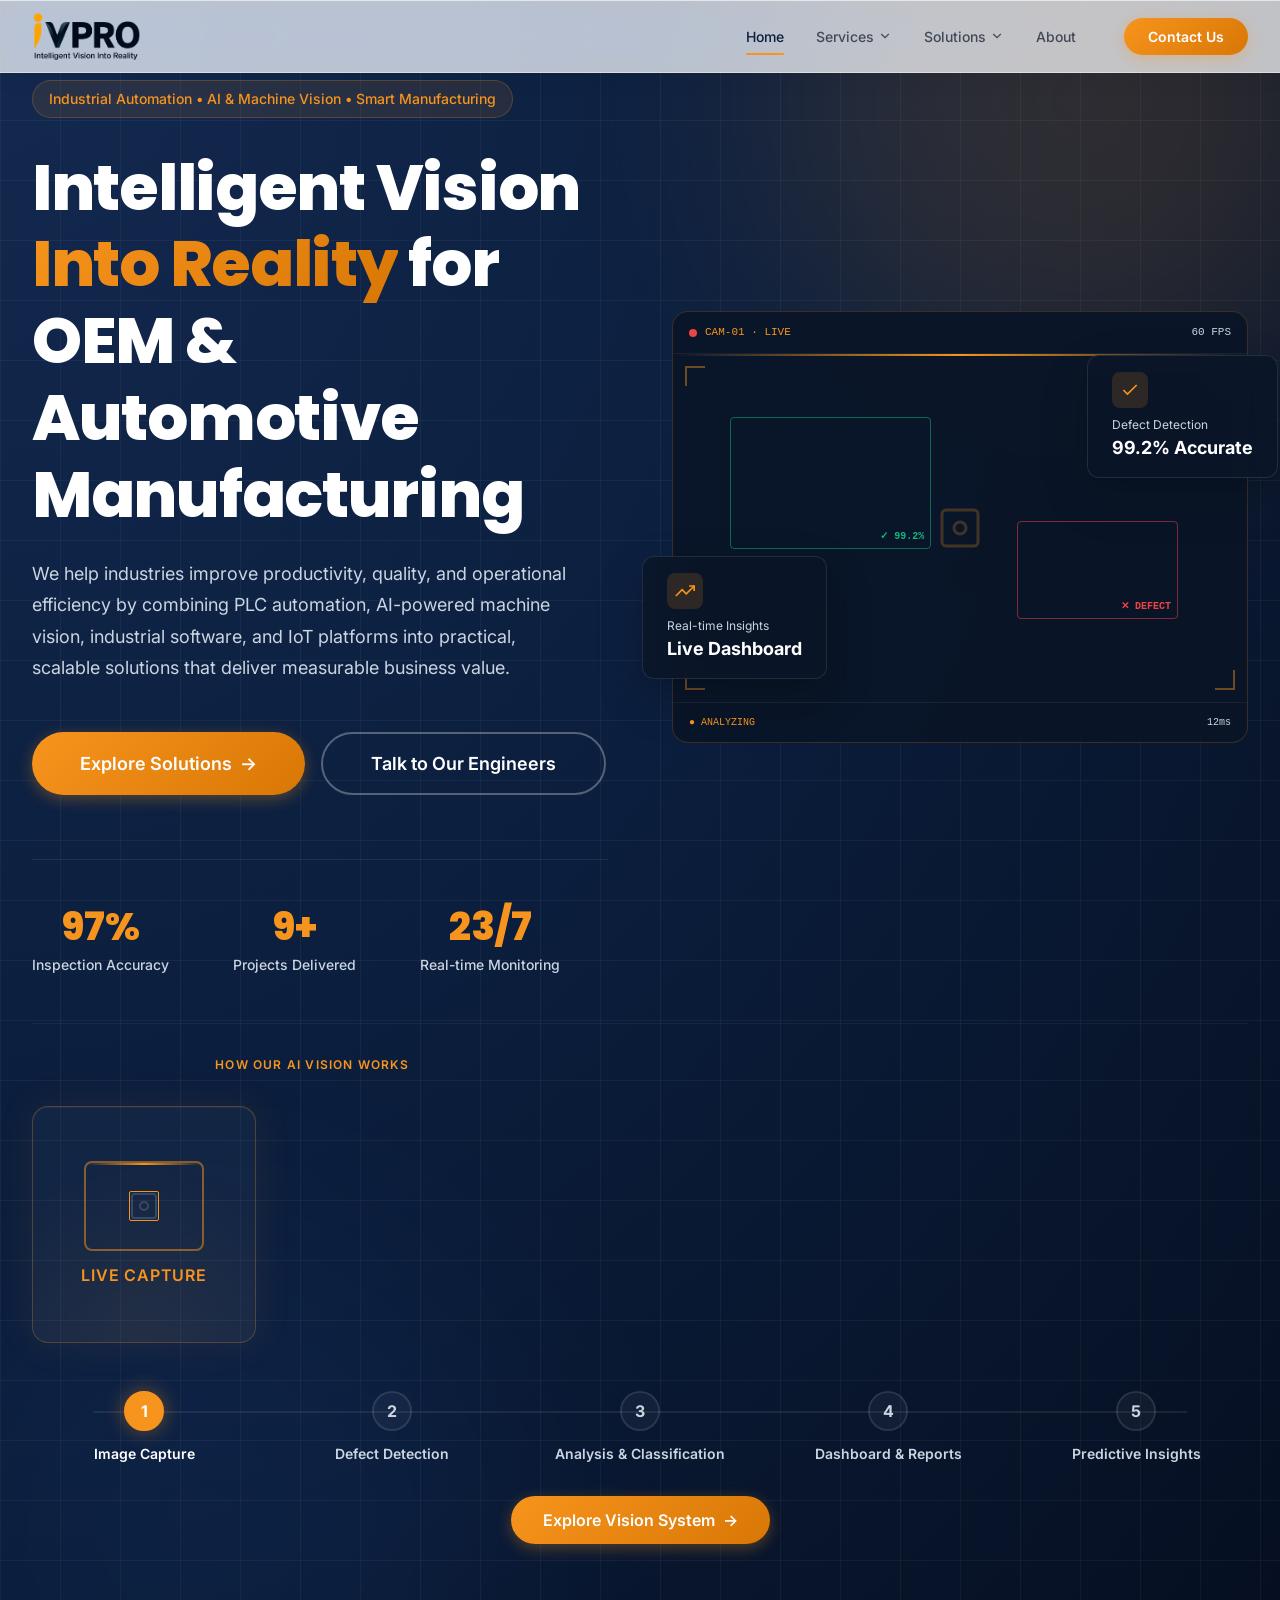
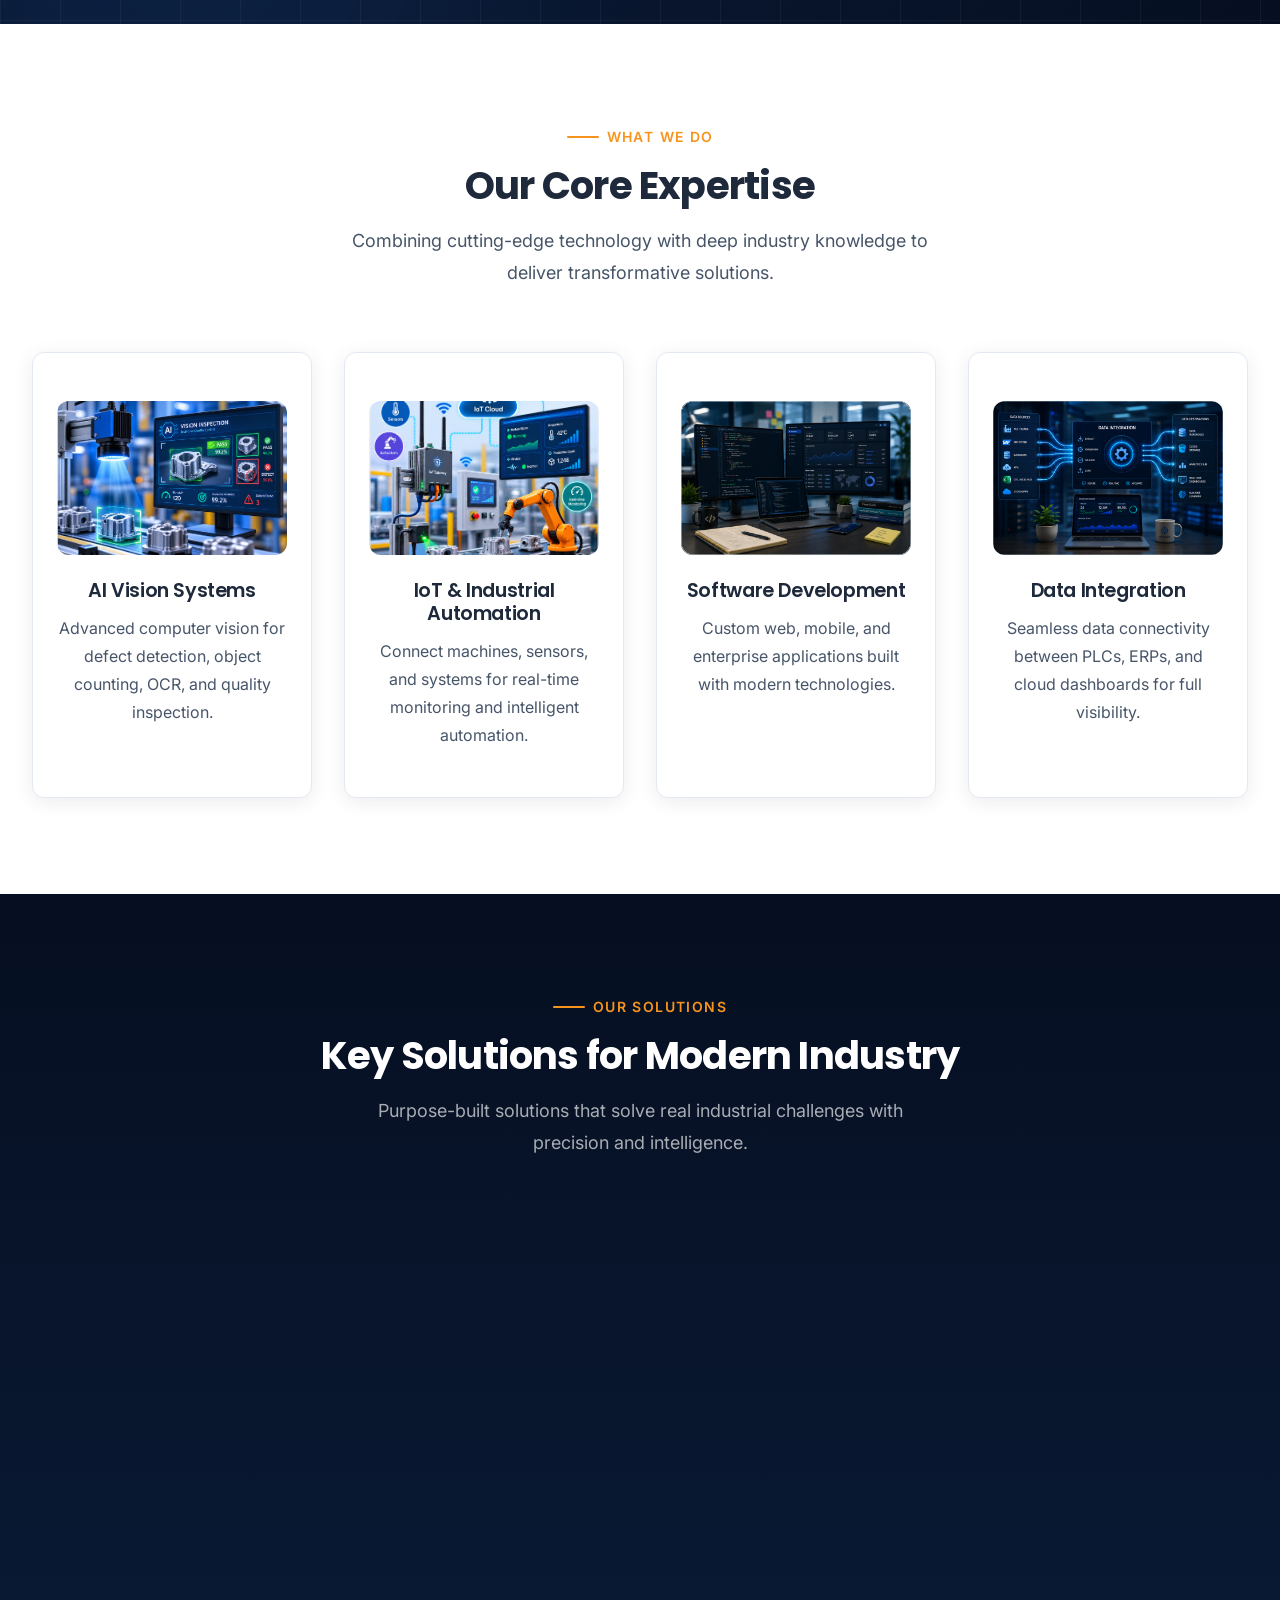
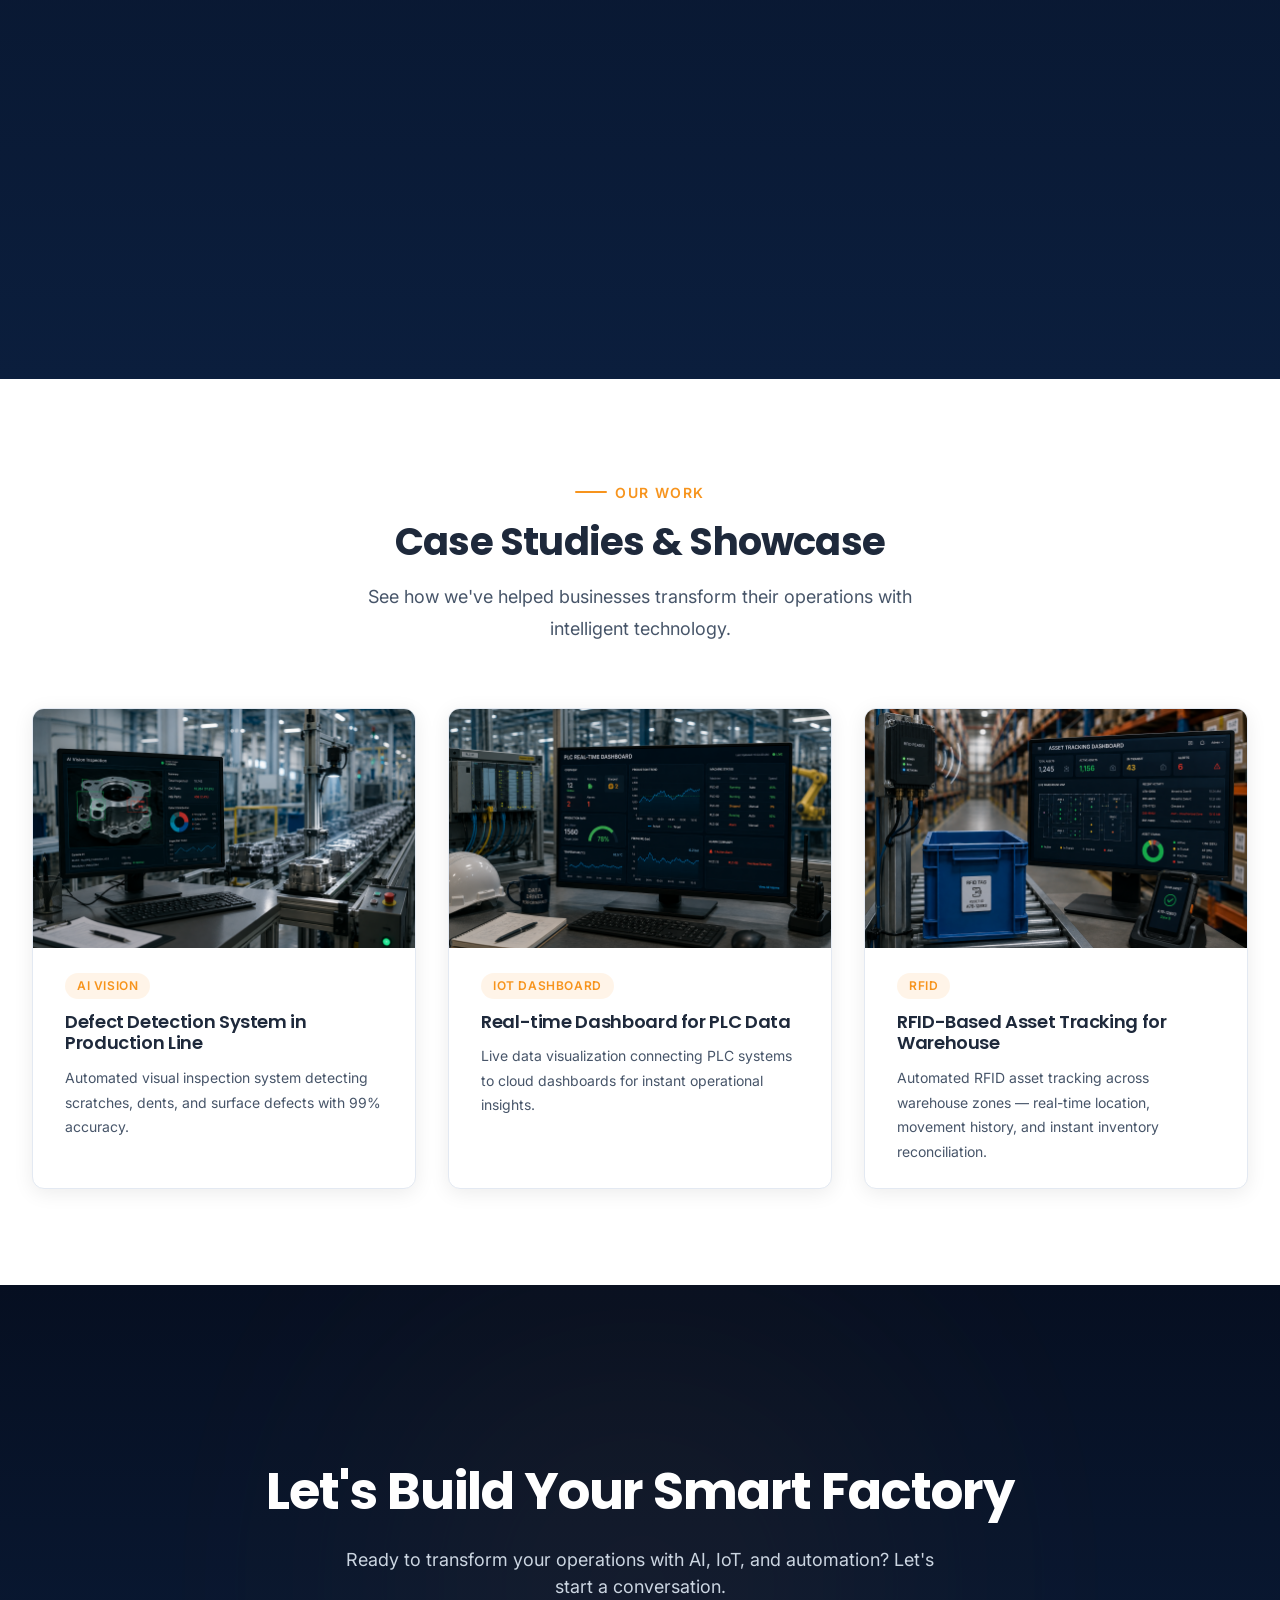
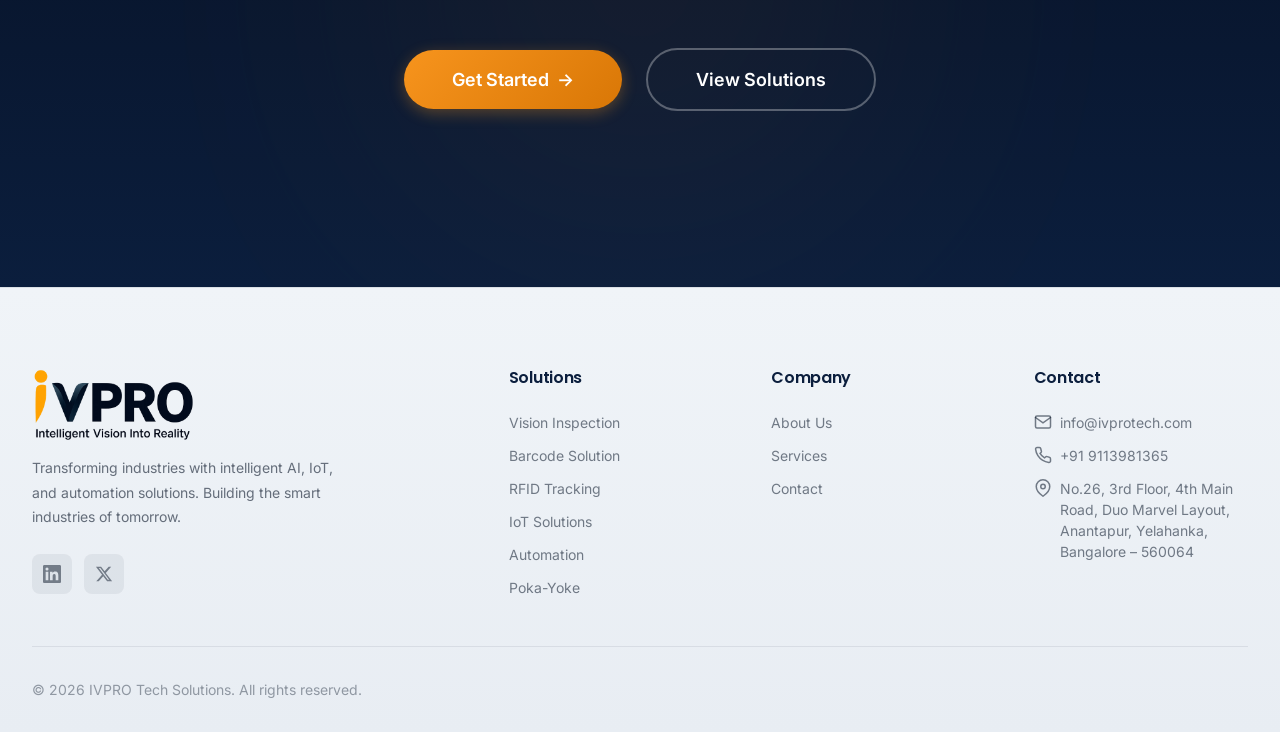
<file: index.html>
<!DOCTYPE html>
<html lang="en">
<head>
  <meta charset="UTF-8">
  <meta name="viewport" content="width=device-width, initial-scale=1.0">
  <meta name="description" content="IVPRO Tech Solutions provides industrial automation, AI machine vision, IoT, PLC integration, smart manufacturing, and software solutions from Bangalore.">
  <meta name="robots" content="index, follow">
  <meta name="author" content="IVPRO Tech Solutions">
  <link rel="canonical" href="https://ivprotech.com/">
  <meta property="og:locale" content="en_IN">
  <meta property="og:type" content="website">
  <meta property="og:site_name" content="IVPRO Tech Solutions">
  <meta property="og:title" content="IVPRO Tech Solutions | Industrial Automation, AI & Machine Vision">
  <meta property="og:description" content="Industrial automation, AI machine vision, IoT, smart manufacturing, PLC integration, and software solutions for OEM and automotive industries.">
  <meta property="og:url" content="https://ivprotech.com/">
  <meta property="og:image" content="https://ivprotech.com/assets/Logo_png_best_fit.png">
  <meta name="twitter:card" content="summary_large_image">
  <meta name="twitter:title" content="IVPRO Tech Solutions | Industrial Automation, AI & Machine Vision">
  <meta name="twitter:description" content="Industrial automation, AI machine vision, IoT, smart manufacturing, PLC integration, and software solutions from Bangalore.">
  <meta name="twitter:image" content="https://ivprotech.com/assets/Logo_png_best_fit.png">
  <title>IVPRO Tech Solutions | Industrial Automation, AI & Machine Vision</title>
  <link rel="stylesheet" href="css/variables.css">
  <link rel="stylesheet" href="css/base.css">
  <link rel="stylesheet" href="css/nav.css">
  <link rel="stylesheet" href="css/home.css">
  <link rel="stylesheet" href="css/pages.css">
  <link rel="stylesheet" href="css/vision-pipeline.css">
  <link rel="stylesheet" href="css/pipeline-responsive.css">
  <link rel="icon" type="image/png" href="assets/favicon.png">
  <script type="application/ld+json">
  {
    "@context": "https://schema.org",
    "@graph": [
      {
        "@type": "ProfessionalService",
        "@id": "https://ivprotech.com/#organization",
        "name": "IVPRO Tech Solutions",
        "alternateName": ["IVPRO", "IVPRO Technologies"],
        "url": "https://ivprotech.com/",
        "logo": "https://ivprotech.com/assets/Logo_png_best_fit.png",
        "image": "https://ivprotech.com/assets/Logo_png_best_fit.png",
        "description": "Industrial automation, AI machine vision, IoT, smart manufacturing, PLC integration, and software solutions for OEM and automotive manufacturing operations.",
        "telephone": "+91 9113981365",
        "email": "info@ivprotech.com",
        "address": {
          "@type": "PostalAddress",
          "streetAddress": "No.26, 3rd Floor, 4th Main Road, Duo Marvel Layout, Anantapur, Yelahanka",
          "addressLocality": "Bangalore",
          "addressRegion": "Karnataka",
          "postalCode": "560064",
          "addressCountry": "IN"
        },
        "areaServed": ["India", "Germany", "United Kingdom", "United States"],
        "sameAs": [
          "https://www.linkedin.com/company/ivpro-tech-solutions/?trk=profile-position"
        ],
        "knowsAbout": [
          "Industrial Automation",
          "AI Machine Vision",
          "Vision Inspection",
          "IoT Solutions",
          "PLC Automation",
          "Smart Manufacturing",
          "RFID Tracking",
          "Barcode Tracking",
          "Poka-Yoke Error Proofing"
        ]
      },
      {
        "@type": "WebSite",
        "@id": "https://ivprotech.com/#website",
        "url": "https://ivprotech.com/",
        "name": "IVPRO Tech Solutions",
        "alternateName": "IVPRO",
        "publisher": {
          "@id": "https://ivprotech.com/#organization"
        }
      }
    ]
  }
  </script>
</head>
<body>

  <!-- ======== HERO SECTION ======== -->
  <section class="hero" id="home">
    <div class="hero__bg">
      <div class="hero__bg-grid"></div>
      <div class="hero__bg-glow hero__bg-glow--1"></div>
      <div class="hero__bg-glow hero__bg-glow--2"></div>
    </div>
    <div class="container container--wide">
      <div class="hero__content">
        <div class="hero__text">
          <div class="hero__badge">
            Industrial Automation • AI &amp; Machine Vision • Smart Manufacturing
          </div>
          <h1 class="hero__title">
            Intelligent Vision <span class="highlight">Into Reality</span> for OEM &amp; Automotive Manufacturing
          </h1>
          <p class="hero__subtitle">
            We help industries improve productivity, quality, and operational efficiency by combining PLC automation, AI-powered machine vision, industrial software, and IoT platforms into practical, scalable solutions that deliver measurable business value.
          </p>
          <div class="hero__actions">
            <a href="pages/solutions.html" class="btn btn--primary btn--lg">
              Explore Solutions <span class="btn-arrow">&rarr;</span>
            </a>
            <a href="pages/contact.html" class="btn btn--secondary btn--lg">
              Talk to Our Engineers
            </a>
          </div>
          <div class="hero__stats">
            <div class="stat">
              <div class="stat__number" data-count="99" data-suffix="%">0%</div>
              <div class="stat__label">Inspection Accuracy</div>
            </div>
            <div class="stat">
              <div class="stat__number" data-count="10" data-suffix="+">0+</div>
              <div class="stat__label">Projects Delivered</div>
            </div>
            <div class="stat">
              <div class="stat__number" data-count="24" data-suffix="/7">0/7</div>
              <div class="stat__label">Real-time Monitoring</div>
            </div>
          </div>
        </div>
        <div class="hero__visual">
          <div class="hero__visual-main hero__monitor">
            <div class="hero__monitor-top">
              <span class="hero__monitor-rec"></span>
              <span class="hero__monitor-cam">CAM-01 · LIVE</span>
              <span class="hero__monitor-fps">60 FPS</span>
            </div>
            <div class="hero__monitor-view">
              <div class="hero__monitor-scan"></div>
              <div class="hero__monitor-corner hero__monitor-corner--tl"></div>
              <div class="hero__monitor-corner hero__monitor-corner--tr"></div>
              <div class="hero__monitor-corner hero__monitor-corner--bl"></div>
              <div class="hero__monitor-corner hero__monitor-corner--br"></div>
              <svg width="48" height="48" viewBox="0 0 24 24" fill="none" stroke="rgba(247,148,29,0.24)" stroke-width="1.5"><rect x="3" y="3" width="18" height="18" rx="2"/><circle cx="12" cy="12" r="3"/></svg>
              <div class="hero__monitor-box hero__monitor-box--pass" style="top:18%;left:10%;width:35%;height:38%;">
                <span>&#10003; 99.2%</span>
              </div>
              <div class="hero__monitor-box hero__monitor-box--fail" style="top:48%;right:12%;width:28%;height:28%;">
                <span>&#10005; DEFECT</span>
              </div>
            </div>
            <div class="hero__monitor-bottom">
              <span class="hero__monitor-status">&#9679; ANALYZING</span>
              <span class="hero__monitor-latency">12ms</span>
            </div>
          </div>
          <div class="hero__visual-float hero__visual-float--1">
            <div class="hero__float-icon">
              <svg width="20" height="20" viewBox="0 0 24 24" fill="none" stroke="currentColor" stroke-width="2"><polyline points="20 6 9 17 4 12"/></svg>
            </div>
            <div class="hero__float-label">Defect Detection</div>
            <div class="hero__float-value">99.2% Accurate</div>
          </div>
          <div class="hero__visual-float hero__visual-float--2">
            <div class="hero__float-icon">
              <svg width="20" height="20" viewBox="0 0 24 24" fill="none" stroke="currentColor" stroke-width="2"><polyline points="23 6 13.5 15.5 8.5 10.5 1 18"/><polyline points="17 6 23 6 23 12"/></svg>
            </div>
            <div class="hero__float-label">Real-time Insights</div>
            <div class="hero__float-value">Live Dashboard</div>
          </div>
        </div>
      </div>

      <!-- Vision Pipeline — blended into hero -->
      <div class="hero__pipeline" id="visionPipeline">
        <p class="hero__pipeline-label">How Our AI Vision Works</p>
        <div class="vp__stages">
          <!-- Stage 1: Image Capture -->
          <div class="vp__card" data-stage="1">
            <div class="vp__viewfinder">
              <div class="vp__scan-line"></div>
              <div class="vp__viewfinder-crosshair"></div>
              <svg width="32" height="32" viewBox="0 0 24 24" fill="none" stroke="rgba(255,255,255,0.15)" stroke-width="1.5"><rect x="3" y="3" width="18" height="18" rx="2"/><circle cx="12" cy="12" r="3"/></svg>
            </div>
            <span class="vp__capture-label">LIVE CAPTURE</span>
          </div>
          <!-- Stage 2: Defect Detection -->
          <div class="vp__card" data-stage="2">
            <div class="vp__defect-grid">
              <div class="vp__defect-marker vp__defect-marker--fail" style="top:12px;left:14px;">&#10005;</div>
              <div class="vp__defect-marker vp__defect-marker--pass" style="top:10px;right:16px;">&#10003;</div>
              <div class="vp__defect-marker vp__defect-marker--fail" style="bottom:14px;left:40px;">&#10005;</div>
              <div class="vp__defect-marker vp__defect-marker--pass" style="bottom:12px;right:14px;">&#10003;</div>
            </div>
            <span class="vp__capture-label">DEFECTS FOUND</span>
          </div>
          <!-- Stage 3: Analysis -->
          <div class="vp__card" data-stage="3">
            <div class="vp__analysis-bars">
              <div class="vp__analysis-row"><span class="vp__analysis-label">Scratch</span><div class="vp__analysis-track"><div class="vp__analysis-fill" style="--fill-w:85%;background:var(--color-error);"></div></div><span class="vp__analysis-pct">85%</span></div>
              <div class="vp__analysis-row"><span class="vp__analysis-label">Dent</span><div class="vp__analysis-track"><div class="vp__analysis-fill" style="--fill-w:62%;background:var(--color-warning);"></div></div><span class="vp__analysis-pct">62%</span></div>
              <div class="vp__analysis-row"><span class="vp__analysis-label">Crack</span><div class="vp__analysis-track"><div class="vp__analysis-fill" style="--fill-w:93%;background:var(--color-accent);"></div></div><span class="vp__analysis-pct">93%</span></div>
              <div class="vp__analysis-row"><span class="vp__analysis-label">Stain</span><div class="vp__analysis-track"><div class="vp__analysis-fill" style="--fill-w:41%;background:var(--color-success);"></div></div><span class="vp__analysis-pct">41%</span></div>
            </div>
            <span class="vp__capture-label">CLASSIFIED</span>
          </div>
          <!-- Stage 4: Dashboard -->
          <div class="vp__card" data-stage="4">
            <div class="vp__dashboard">
              <div class="vp__dash-header"><svg width="12" height="12" viewBox="0 0 24 24" fill="none" stroke="currentColor" stroke-width="2"><rect x="3" y="3" width="7" height="7"/><rect x="14" y="3" width="7" height="7"/><rect x="3" y="14" width="7" height="7"/><rect x="14" y="14" width="7" height="7"/></svg>Live Dashboard</div>
              <div class="vp__dash-stats">
                <div class="vp__dash-stat"><div class="vp__dash-stat-num" style="color:var(--color-success);">99.2%</div><div class="vp__dash-stat-label">Pass Rate</div></div>
                <div class="vp__dash-stat"><div class="vp__dash-stat-num" style="color:var(--color-error);">0.8%</div><div class="vp__dash-stat-label">Defect Rate</div></div>
                <div class="vp__dash-stat"><div class="vp__dash-stat-num">1,247</div><div class="vp__dash-stat-label">Inspected</div></div>
                <div class="vp__dash-stat"><div class="vp__dash-stat-num" style="color:var(--color-accent);">12ms</div><div class="vp__dash-stat-label">Latency</div></div>
              </div>
              <svg class="vp__mini-chart" viewBox="0 0 150 32" fill="none"><path d="M0 28 Q15 26 25 22 T50 18 T75 10 T100 14 T125 6 T150 8" stroke="var(--color-accent)" stroke-width="2" fill="none"/><path d="M0 28 Q15 26 25 22 T50 18 T75 10 T100 14 T125 6 T150 8 V32 H0 Z" fill="url(#vpChartGradHome)" opacity="0.15"/><defs><linearGradient id="vpChartGradHome" x1="0" y1="0" x2="0" y2="1"><stop offset="0%" stop-color="var(--color-accent)"/><stop offset="100%" stop-color="transparent"/></linearGradient></defs></svg>
            </div>
          </div>
          <!-- Stage 5: Predictions -->
          <div class="vp__card" data-stage="5">
            <div class="vp__predictions">
              <div class="vp__pred-card"><div class="vp__pred-icon" style="background:rgba(247,148,29,0.1);color:var(--color-accent);"><svg width="14" height="14" viewBox="0 0 24 24" fill="none" stroke="currentColor" stroke-width="2"><polyline points="23 6 13.5 15.5 8.5 10.5 1 18"/><polyline points="17 6 23 6 23 12"/></svg></div><div class="vp__pred-text"><strong>Trend Forecast</strong>Defect rate &#8595; 12% next week</div></div>
              <div class="vp__pred-card"><div class="vp__pred-icon" style="background:rgba(247,148,29,0.1);color:var(--color-accent-orange);"><svg width="14" height="14" viewBox="0 0 24 24" fill="none" stroke="currentColor" stroke-width="2"><path d="M10.29 3.86L1.82 18a2 2 0 0 0 1.71 3h16.94a2 2 0 0 0 1.71-3L13.71 3.86a2 2 0 0 0-3.42 0z"/><line x1="12" y1="9" x2="12" y2="13"/><line x1="12" y1="17" x2="12.01" y2="17"/></svg></div><div class="vp__pred-text"><strong>Early Warning</strong>Mold wear &mdash; replace in 3 days</div></div>
              <div class="vp__pred-card"><div class="vp__pred-icon" style="background:rgba(16,185,129,0.1);color:var(--color-success);"><svg width="14" height="14" viewBox="0 0 24 24" fill="none" stroke="currentColor" stroke-width="2"><path d="M22 11.08V12a10 10 0 1 1-5.93-9.14"/><polyline points="22 4 12 14.01 9 11.01"/></svg></div><div class="vp__pred-text"><strong>Quality Score</strong>98.7% &mdash; trending up</div></div>
            </div>
          </div>
        </div>
        <!-- Timeline -->
        <div class="vp__timeline">
          <div class="vp__timeline-progress"></div>
          <div class="vp__step" data-stage="1"><div class="vp__step-dot">1</div><div class="vp__step-title">Image Capture</div></div>
          <div class="vp__step" data-stage="2"><div class="vp__step-dot">2</div><div class="vp__step-title">Defect Detection</div></div>
          <div class="vp__step" data-stage="3"><div class="vp__step-dot">3</div><div class="vp__step-title">Analysis &amp; Classification</div></div>
          <div class="vp__step" data-stage="4"><div class="vp__step-dot">4</div><div class="vp__step-title">Dashboard &amp; Reports</div></div>
          <div class="vp__step" data-stage="5"><div class="vp__step-dot">5</div><div class="vp__step-title">Predictive Insights</div></div>
        </div>
        <div style="text-align:center;margin-top:var(--space-6);">
          <a href="pages/solution-vision.html" class="btn btn--primary">Explore Vision System <span class="btn-arrow">&rarr;</span></a>
        </div>
      </div>
    </div>
  </section>

  <!-- ======== EXPERTISE SECTION ======== -->
  <section class="section expertise" id="expertise">
    <div class="container">
      <div class="text-center reveal">
        <span class="section-label">What We Do</span>
        <h2 class="section-title">Our Core Expertise</h2>
        <p class="section-subtitle" style="margin: 0 auto;">Combining cutting-edge technology with deep industry knowledge to deliver transformative solutions.</p>
      </div>
      <div class="expertise__grid stagger-children" style="margin-top: var(--space-9);">
        <div class="card expertise__card">
          <div class="expertise__visual">
            <img src="assets/AI_Vision_System.png" alt="AI Vision Systems">
          </div>
          <h3 class="card__title">AI Vision Systems</h3>
          <p class="card__text">Advanced computer vision for defect detection, object counting, OCR, and quality inspection.</p>
        </div>
        <div class="card expertise__card">
          <div class="expertise__visual">
            <img src="assets/IOT_System.png" alt="IoT and Industrial Automation">
          </div>
          <h3 class="card__title">IoT & Industrial Automation</h3>
          <p class="card__text">Connect machines, sensors, and systems for real-time monitoring and intelligent automation.</p>
        </div>
        <div class="card expertise__card">
          <div class="expertise__visual">
            <img src="assets/Software_Engineering.png" alt="Software Development">
          </div>
          <h3 class="card__title">Software Development</h3>
          <p class="card__text">Custom web, mobile, and enterprise applications built with modern technologies.</p>
        </div>
        <div class="card expertise__card">
          <div class="expertise__visual">
            <img src="assets/data_integration.png" alt="Data Integration">
          </div>
          <h3 class="card__title">Data Integration</h3>
          <p class="card__text">Seamless data connectivity between PLCs, ERPs, and cloud dashboards for full visibility.</p>
        </div>
      </div>
    </div>
  </section>

  <!-- ======== SOLUTIONS SECTION ======== -->
  <section class="section section--dark solutions-preview" id="solutions">
    <div class="container">
      <div class="text-center reveal">
        <span class="section-label" style="color: var(--color-accent);">Our Solutions</span>
        <h2 class="section-title text-white">Key Solutions for Modern Industry</h2>
        <p class="section-subtitle" style="margin: 0 auto; color: rgba(255,255,255,0.65);">Purpose-built solutions that solve real industrial challenges with precision and intelligence.</p>
      </div>
      <div class="solutions-preview__grid stagger-children" style="margin-top: var(--space-9);">
        <a href="pages/solution-vision.html" class="card card--dark solution-card solution-card--cyan">
          <span class="solution-card__number">01</span>
          <div class="solution-card__icon solution-card__icon--blue">
            <svg width="26" height="26" viewBox="0 0 24 24" fill="none" stroke="currentColor" stroke-width="1.8" stroke-linecap="round" stroke-linejoin="round" aria-hidden="true">
              <rect x="4" y="6" width="12" height="10" rx="2"/>
              <circle cx="10" cy="11" r="2.6"/>
              <path d="M16 9.5l4-2.5v8l-4-2.5"/>
              <path d="M7 20h6"/>
              <path d="M10 16v4"/>
              <path d="M2.5 4.5h3"/>
              <path d="M18.5 4.5h3"/>
              <path d="M2.5 17.5h3"/>
              <path d="M18.5 17.5h3"/>
            </svg>
          </div>
          <h3 class="solution-card__title">Vision Inspection</h3>
          <p class="solution-card__text">AI-powered visual inspection for defect detection, object counting, and quality assurance in production lines.</p>
          <span class="solution-card__link">Learn More <span class="btn-arrow">&rarr;</span></span>
        </a>
        <a href="pages/solution-automation.html" class="card card--dark solution-card solution-card--blue">
          <span class="solution-card__number">02</span>
          <div class="solution-card__icon solution-card__icon--blue">
            <svg width="24" height="24" viewBox="0 0 24 24" fill="none" stroke="currentColor" stroke-width="2" stroke-linecap="round"><path d="M12 2L2 7l10 5 10-5-10-5z"/><path d="M2 17l10 5 10-5"/><path d="M2 12l10 5 10-5"/></svg>
          </div>
          <h3 class="solution-card__title">Industrial Automation</h3>
          <p class="solution-card__text">Process automation, machine communication, and efficiency improvement through intelligent systems.</p>
          <span class="solution-card__link">Learn More <span class="btn-arrow">&rarr;</span></span>
        </a>
        <a href="pages/solution-iot.html" class="card card--dark solution-card solution-card--green">
          <span class="solution-card__number">03</span>
          <div class="solution-card__icon solution-card__icon--green">
            <svg width="24" height="24" viewBox="0 0 24 24" fill="none" stroke="currentColor" stroke-width="2" stroke-linecap="round"><rect x="2" y="7" width="20" height="14" rx="2"/><path d="M16 2v5"/><path d="M8 2v5"/><circle cx="12" cy="14" r="2"/></svg>
          </div>
          <h3 class="solution-card__title">IoT Solutions</h3>
          <p class="solution-card__text">Sensor-based monitoring, remote device control, and real-time alerts for complete operational visibility.</p>
          <span class="solution-card__link">Learn More <span class="btn-arrow">&rarr;</span></span>
        </a>
        <a href="pages/solution-pokayoke.html" class="card card--dark solution-card solution-card--orange">
          <span class="solution-card__number">04</span>
          <div class="solution-card__icon solution-card__icon--orange">
            <svg width="24" height="24" viewBox="0 0 24 24" fill="none" stroke="currentColor" stroke-width="2" stroke-linecap="round"><path d="M12 22s8-4 8-10V5l-8-3-8 3v7c0 6 8 10 8 10z"/><polyline points="9 12 11 14 15 10"/></svg>
          </div>
          <h3 class="solution-card__title">Poka-Yoke Systems</h3>
          <p class="solution-card__text">Error prevention and assembly validation systems that ensure mistake-proof manufacturing workflows.</p>
          <span class="solution-card__link">Learn More <span class="btn-arrow">&rarr;</span></span>
        </a>
        <a href="pages/solution-barcode.html" class="card card--dark solution-card solution-card--amber">
          <span class="solution-card__number">05</span>
          <div class="solution-card__icon solution-card__icon--orange">
            <svg width="24" height="24" viewBox="0 0 24 24" fill="none" stroke="currentColor" stroke-width="2" stroke-linecap="round"><rect x="3" y="3" width="18" height="18" rx="2"/><line x1="7" y1="7" x2="7" y2="17"/><line x1="10" y1="7" x2="10" y2="17"/><line x1="13" y1="7" x2="13" y2="11"/><line x1="16" y1="7" x2="16" y2="17"/></svg>
          </div>
          <h3 class="solution-card__title">Barcode &amp; RFID Tracking</h3>
          <p class="solution-card__text">End-to-end product tracking, inventory management, and asset monitoring with barcode and RFID technology.</p>
          <span class="solution-card__link">Learn More <span class="btn-arrow">&rarr;</span></span>
        </a>
        <div class="card card--glass solution-card solution-card--cta flex flex--center flex--col" style="text-align:center; cursor:default;">
          <h3 class="solution-card__title text-white">Need a Custom Solution?</h3>
          <p class="solution-card__text" style="color: rgba(255,255,255,0.7);">Let's discuss your unique requirements and build something extraordinary.</p>
          <a href="pages/contact.html" class="btn btn--primary btn--sm" style="margin-top: var(--space-5);">Get in Touch</a>
        </div>
      </div>
    </div>
  </section>

  <!-- ======== CASE STUDIES SECTION ======== -->
  <section class="section" id="work">
    <div class="container">
      <div class="text-center reveal">
        <span class="section-label">Our Work</span>
        <h2 class="section-title">Case Studies & Showcase</h2>
        <p class="section-subtitle" style="margin: 0 auto;">See how we've helped businesses transform their operations with intelligent technology.</p>
      </div>
      <div class="case-studies__grid stagger-children" style="margin-top: var(--space-9);">
        <div class="card case-study-card">
          <div class="case-study-card__visual">
            <img src="assets/defect_detection_ai.png" alt="Defect Detection System in Production Line">
          </div>
          <div class="case-study-card__content">
            <span class="badge badge--accent case-study-card__badge">AI Vision</span>
            <h3 class="case-study-card__title">Defect Detection System in Production Line</h3>
            <p class="case-study-card__text">Automated visual inspection system detecting scratches, dents, and surface defects with 99% accuracy.</p>
          </div>
        </div>
        <div class="card case-study-card">
          <div class="case-study-card__visual">
            <img src="assets/Real_time_dashboard.png" alt="Real-time Dashboard for PLC Data">
          </div>
          <div class="case-study-card__content">
            <span class="badge badge--orange case-study-card__badge">IoT Dashboard</span>
            <h3 class="case-study-card__title">Real-time Dashboard for PLC Data</h3>
            <p class="case-study-card__text">Live data visualization connecting PLC systems to cloud dashboards for instant operational insights.</p>
          </div>
        </div>
        <div class="card case-study-card">
          <div class="case-study-card__visual">
            <img src="assets/RFID_Tracking.png" alt="RFID-Based Asset Tracking for Warehouse">
          </div>
          <div class="case-study-card__content">
            <span class="badge badge--accent case-study-card__badge">RFID</span>
            <h3 class="case-study-card__title">RFID-Based Asset Tracking for Warehouse</h3>
            <p class="case-study-card__text">Automated RFID asset tracking across warehouse zones — real-time location, movement history, and instant inventory reconciliation.</p>
          </div>
        </div>
      </div>
    </div>
  </section>

  <!-- ======== CTA BANNER ======== -->
  <section class="section section--dark cta-banner">
    <div class="cta-banner__bg"></div>
    <div class="container">
      <div class="cta-banner__content reveal">
        <h2 class="cta-banner__title">Let's Build Your <span class="highlight">Smart Factory</span></h2>
        <p class="cta-banner__text">Ready to transform your operations with AI, IoT, and automation? Let's start a conversation.</p>
        <div class="flex flex--center flex--gap">
          <a href="pages/contact.html" class="btn btn--primary btn--lg">Get Started <span class="btn-arrow">&rarr;</span></a>
          <a href="pages/solutions.html" class="btn btn--secondary btn--lg">View Solutions</a>
        </div>
      </div>
    </div>
  </section>

  <script src="js/components.js"></script>
  <script>
    document.addEventListener('DOMContentLoaded', () => {
      initApp('home');
    });
  </script>

  <!-- Pipeline Animations -->
  <script>
  (function() {
    /* ---- Config ---- */
    var pipelineStates = {};
    var pipelineCfg = {
      visionPipeline:      { sel: '.vp__card',   color: 'rgba(247,148,29,0.32)',   bright: '#F7941D' }
    };

    /* ---- Easings ---- */
    function easeOut(t) { return 1 - (1 - t) * (1 - t); }
    function easeInOut(t) { return t < 0.5 ? 2 * t * t : 1 - Math.pow(-2 * t + 2, 2) / 2; }

    /* ---- Get connector coords using offsetTop/Left (unaffected by CSS transforms) ---- */
    function getCoords(sectionId, index) {
      var cfg = pipelineCfg[sectionId];
      var section = document.getElementById(sectionId);
      var cards = section.querySelectorAll(cfg.sel);
      var from = cards[index - 1];
      var to = cards[index];
      var sameRow = Math.abs(from.offsetTop - to.offsetTop) < 30;
      var x1, y1, x2, y2;
      if (sameRow) {
        x1 = from.offsetLeft + from.offsetWidth + 6;
        y1 = from.offsetTop + from.offsetHeight / 2;
        x2 = to.offsetLeft - 6;
        y2 = to.offsetTop + to.offsetHeight / 2;
      } else {
        x1 = from.offsetLeft + from.offsetWidth / 2;
        y1 = from.offsetTop + from.offsetHeight + 6;
        x2 = to.offsetLeft + to.offsetWidth / 2;
        y2 = to.offsetTop - 6;
      }
      return { x1: x1, y1: y1, x2: x2, y2: y2, container: cards[0].parentElement };
    }

    /* ---- Ensure persistent SVG overlay for a pipeline ---- */
    function ensureSvg(sectionId) {
      var cfg = pipelineCfg[sectionId];
      var section = document.getElementById(sectionId);
      var cards = section.querySelectorAll(cfg.sel);
      var container = cards[0].parentElement;
      container.style.position = 'relative';
      var svg = container.querySelector('.pipeline-connectors');
      if (!svg) {
        svg = document.createElementNS('http://www.w3.org/2000/svg', 'svg');
        svg.setAttribute('class', 'pipeline-connectors');
        svg.style.cssText = 'position:absolute;top:0;left:0;width:100%;height:100%;pointer-events:none;z-index:3;overflow:visible;';
        var defs = document.createElementNS('http://www.w3.org/2000/svg', 'defs');
        var filter = document.createElementNS('http://www.w3.org/2000/svg', 'filter');
        filter.setAttribute('id', 'plGlow-' + sectionId);
        filter.setAttribute('x', '-100%'); filter.setAttribute('y', '-100%');
        filter.setAttribute('width', '300%'); filter.setAttribute('height', '300%');
        var blur = document.createElementNS('http://www.w3.org/2000/svg', 'feGaussianBlur');
        blur.setAttribute('stdDeviation', '4'); blur.setAttribute('result', 'b');
        filter.appendChild(blur);
        var merge = document.createElementNS('http://www.w3.org/2000/svg', 'feMerge');
        ['b', 'SourceGraphic'].forEach(function(inp) {
          var mn = document.createElementNS('http://www.w3.org/2000/svg', 'feMergeNode');
          mn.setAttribute('in', inp); merge.appendChild(mn);
        });
        filter.appendChild(merge);
        defs.appendChild(filter);
        svg.appendChild(defs);
        container.appendChild(svg);
      }
      return svg;
    }

    /* ---- Phase 1: Animate dashed line growing from prev card to next ---- */
    function growLine(sectionId, index, cb) {
      var cfg = pipelineCfg[sectionId];
      var c = getCoords(sectionId, index);
      var svg = ensureSvg(sectionId);
      var line = document.createElementNS('http://www.w3.org/2000/svg', 'line');
      line.setAttribute('x1', c.x1); line.setAttribute('y1', c.y1);
      line.setAttribute('x2', c.x1); line.setAttribute('y2', c.y1);
      line.setAttribute('stroke', cfg.color);
      line.setAttribute('stroke-width', '2');
      line.setAttribute('stroke-dasharray', '6,6');
      svg.appendChild(line);
      var dur = 280;
      var start = performance.now();
      function tick(now) {
        var t = Math.min((now - start) / dur, 1);
        t = easeOut(t);
        line.setAttribute('x2', c.x1 + (c.x2 - c.x1) * t);
        line.setAttribute('y2', c.y1 + (c.y2 - c.y1) * t);
        if (t < 1) requestAnimationFrame(tick);
        else cb();
      }
      requestAnimationFrame(tick);
    }

    /* ---- Phase 3: Smooth light pulse along connector (rAF-driven) ---- */
    function sendPulse(sectionId, index, cb) {
      var cfg = pipelineCfg[sectionId];
      var c = getCoords(sectionId, index);
      var svg = ensureSvg(sectionId);
      var g = document.createElementNS('http://www.w3.org/2000/svg', 'g');
      var outer = document.createElementNS('http://www.w3.org/2000/svg', 'circle');
      outer.setAttribute('r', '6'); outer.setAttribute('fill', cfg.bright);
      outer.setAttribute('opacity', '0.45');
      outer.setAttribute('filter', 'url(#plGlow-' + sectionId + ')');
      g.appendChild(outer);
      var inner = document.createElementNS('http://www.w3.org/2000/svg', 'circle');
      inner.setAttribute('r', '2.5'); inner.setAttribute('fill', '#fff');
      inner.setAttribute('opacity', '0.95');
      g.appendChild(inner);
      g.setAttribute('transform', 'translate(' + c.x1 + ',' + c.y1 + ')');
      svg.appendChild(g);
      var dur = 550;
      var start = performance.now();
      function tick(now) {
        var t = Math.min((now - start) / dur, 1);
        t = easeInOut(t);
        var x = c.x1 + (c.x2 - c.x1) * t;
        var y = c.y1 + (c.y2 - c.y1) * t;
        g.setAttribute('transform', 'translate(' + x + ',' + y + ')');
        if (t < 1) {
          requestAnimationFrame(tick);
        } else {
          var fadeStart = performance.now();
          function fadeOut(now2) {
            var ft = Math.min((now2 - fadeStart) / 220, 1);
            g.setAttribute('opacity', String(1 - ft));
            if (ft < 1) requestAnimationFrame(fadeOut);
            else { g.remove(); cb(); }
          }
          requestAnimationFrame(fadeOut);
        }
      }
      requestAnimationFrame(tick);
    }

    /* ---- Draw all connectors statically (resize / non-animated redraw) ---- */
    function drawStatic(sectionId, activeIndex) {
      var cfg = pipelineCfg[sectionId];
      if (!cfg) return;
      var section = document.getElementById(sectionId);
      if (!section) return;
      section.querySelectorAll('.pipeline-connectors').forEach(function(el) { el.remove(); });
      if (window.innerWidth > 768 || activeIndex < 1) return;
      var cards = section.querySelectorAll(cfg.sel);
      if (cards.length < 2) return;
      var svg = ensureSvg(sectionId);
      var limit = Math.min(activeIndex, cards.length - 1);
      for (var i = 1; i <= limit; i++) {
        var c = getCoords(sectionId, i);
        var line = document.createElementNS('http://www.w3.org/2000/svg', 'line');
        line.setAttribute('x1', c.x1); line.setAttribute('y1', c.y1);
        line.setAttribute('x2', c.x2); line.setAttribute('y2', c.y2);
        line.setAttribute('stroke', cfg.color);
        line.setAttribute('stroke-width', '2');
        line.setAttribute('stroke-dasharray', '6,6');
        svg.appendChild(line);
      }
    }

    /* ---- Pipeline step animation engine ---- */
    function initPipeline(sectionId, cardSel, stepSel, progressSel) {
      var section = document.getElementById(sectionId);
      if (!section) return;
      var cards    = section.querySelectorAll(cardSel);
      var steps    = section.querySelectorAll(stepSel);
      var progress = section.querySelector(progressSel);
      var total    = cards.length;
      var started  = false;
      var running  = false;

      function activateUpTo(index) {
        cards.forEach(function(c, i) { c.classList.toggle('active', i <= index); });
        steps.forEach(function(s, i) { s.classList.toggle('active', i <= index); });
        if (progress) progress.style.width = (index / (total - 1)) * 100 + '%';
        pipelineStates[sectionId] = index;
      }

      /* Mobile: sequenced — line draws → card appears → light pulse glides */
      function runMobile() {
        cards.forEach(function(c) { c.classList.remove('active'); });
        steps.forEach(function(s) { s.classList.remove('active'); });
        if (progress) progress.style.width = '0%';
        pipelineStates[sectionId] = -1;
        section.querySelectorAll('.pipeline-connectors').forEach(function(el) { el.remove(); });

        var i = 0;
        function next() {
          if (!running) return;
          if (i >= total) {
            setTimeout(function() { if (running) runMobile(); }, 5000);
            return;
          }
          if (i === 0) {
            activateUpTo(0);
            i++;
            setTimeout(next, 500);
          } else {
            var idx = i;
            // Phase 1: grow the dashed connector line
            growLine(sectionId, idx, function() {
              if (!running) return;
              // Phase 2: show the destination card
              activateUpTo(idx);
              // Phase 3: after card CSS transition, send light pulse
              setTimeout(function() {
                if (!running) return;
                sendPulse(sectionId, idx, function() {
                  i++;
                  setTimeout(next, 80);
                });
              }, 380);
            });
          }
        }
        setTimeout(next, 300);
      }

      /* Desktop: simple interval with timeline progress */
      function runDesktop() {
        cards.forEach(function(c) { c.classList.remove('active'); });
        steps.forEach(function(s) { s.classList.remove('active'); });
        if (progress) progress.style.width = '0%';
        pipelineStates[sectionId] = -1;
        var i = 0;
        var iv = setInterval(function() {
          if (!running) { clearInterval(iv); return; }
          activateUpTo(i);
          i++;
          if (i >= total) {
            clearInterval(iv);
            setTimeout(function() { if (running) runDesktop(); }, 5000);
          }
        }, 1200);
      }

      function run() {
        running = true;
        if (window.innerWidth <= 768) runMobile();
        else runDesktop();
      }

      new IntersectionObserver(function(entries) {
        entries.forEach(function(entry) {
          if (entry.isIntersecting && !started) {
            started = true;
            run();
          }
        });
      }, { threshold: 0.15 }).observe(section);
    }

    // Initialize all pipelines
    initPipeline('visionPipeline',      '.vp__card',   '.vp__step',   '.vp__timeline-progress');

    // Resize: redraw connectors statically
    var _pRT;
    window.addEventListener('resize', function() {
      clearTimeout(_pRT);
      _pRT = setTimeout(function() {
        Object.keys(pipelineStates).forEach(function(id) {
          if (pipelineStates[id] >= 0) drawStatic(id, pipelineStates[id]);
        });
      }, 250);
    });
  })();
  </script>
</body>
</html>
</file>
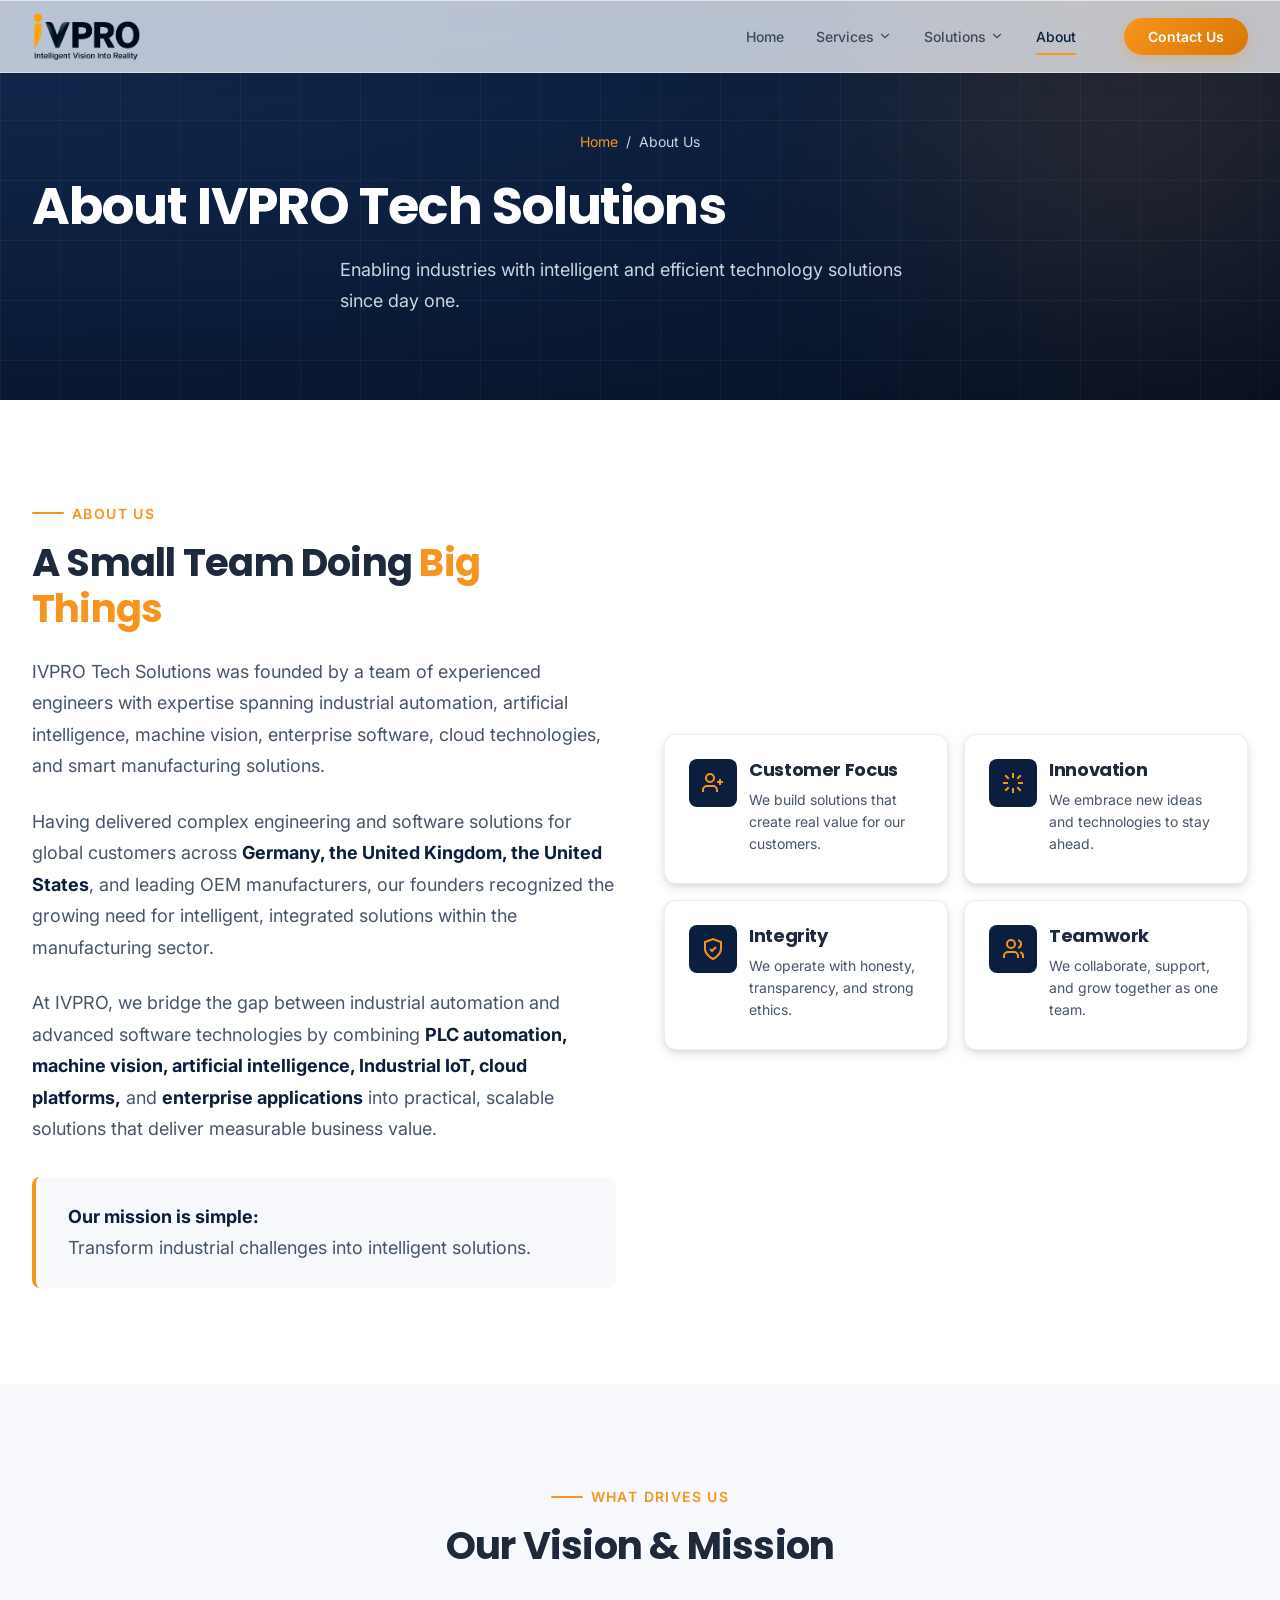
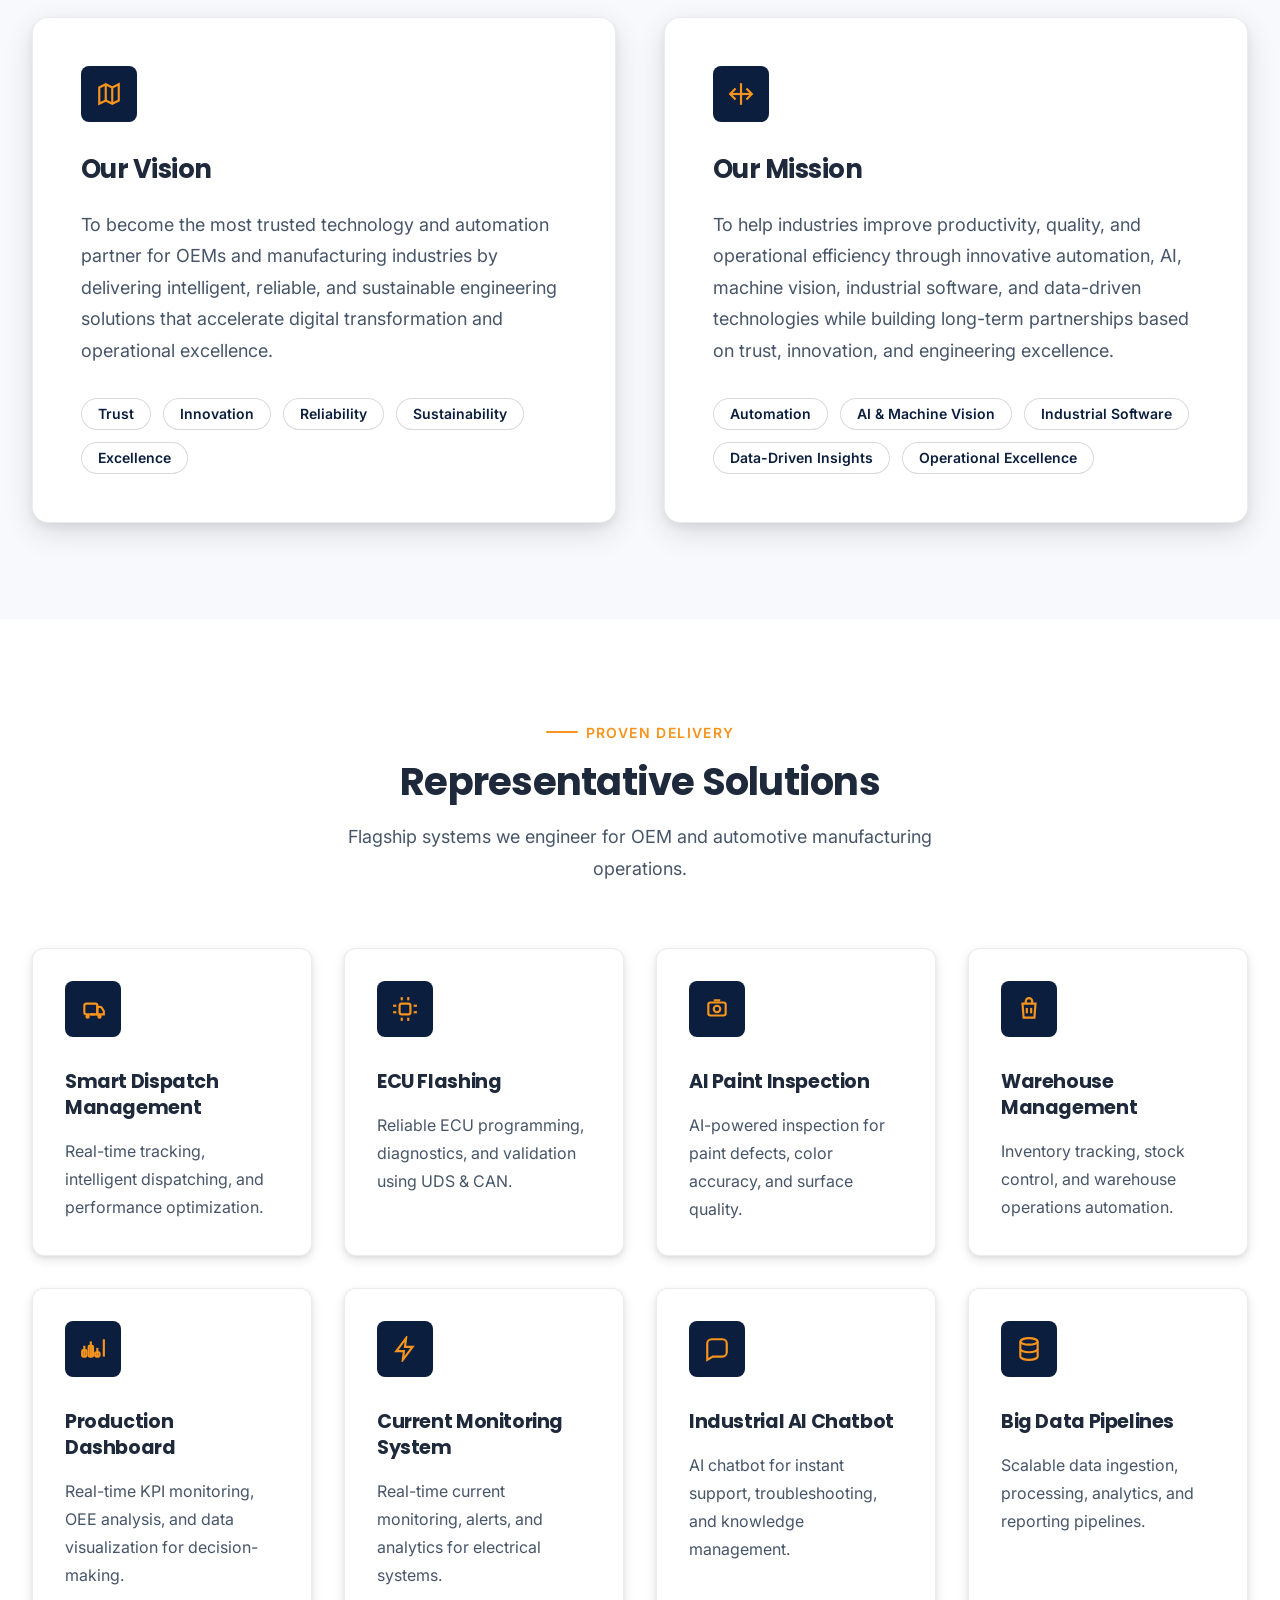
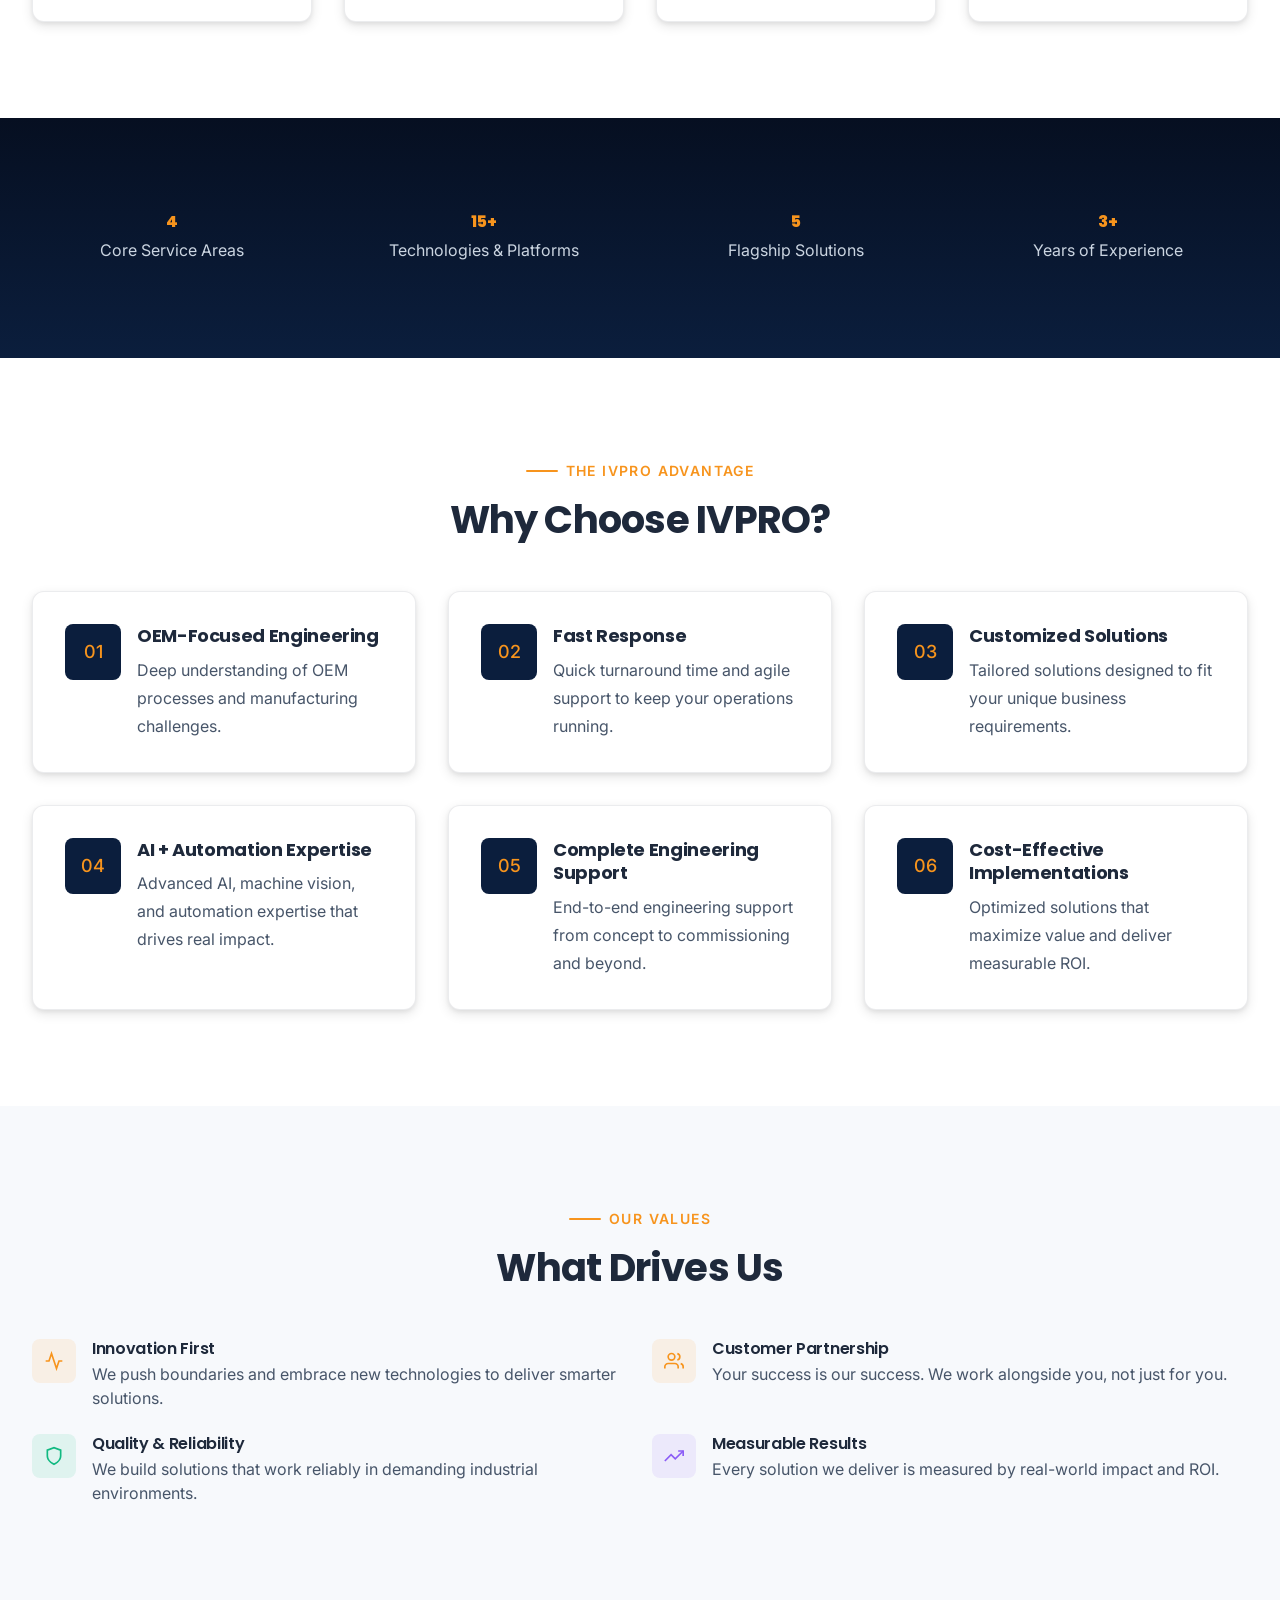
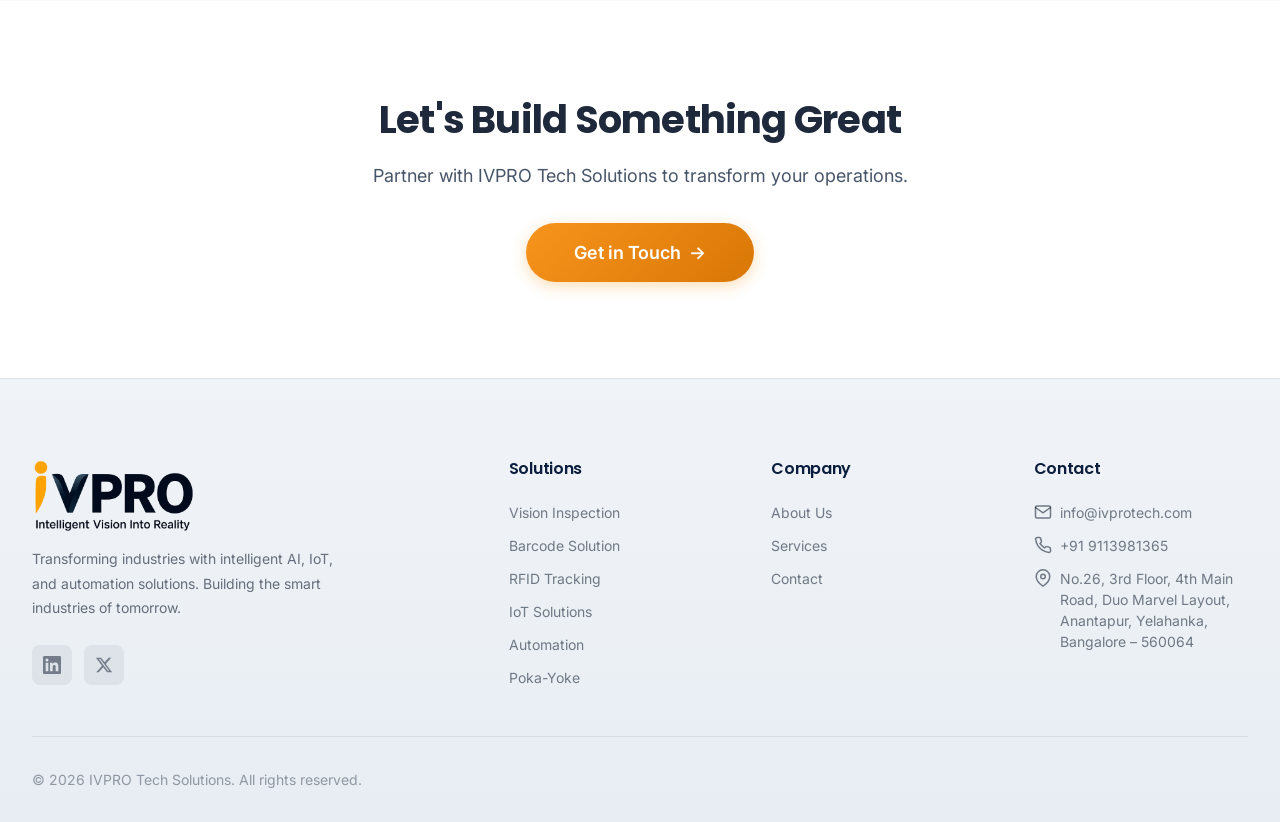
<file: pages/about.html>
<!DOCTYPE html>
<html lang="en">
<head>
  <meta charset="UTF-8">
  <meta name="viewport" content="width=device-width, initial-scale=1.0">
  <meta name="description" content="Learn about IVPRO Tech Solutions, a Bangalore-based engineering team delivering industrial automation, AI machine vision, IoT, and smart manufacturing solutions.">
  <meta name="robots" content="index, follow">
  <meta name="author" content="IVPRO Tech Solutions">
  <link rel="canonical" href="https://ivprotech.com/pages/about.html">
  <meta property="og:locale" content="en_IN">
  <meta property="og:type" content="website">
  <meta property="og:site_name" content="IVPRO Tech Solutions">
  <meta property="og:title" content="About IVPRO Tech Solutions | Automation & AI Engineering Team">
  <meta property="og:description" content="Meet the IVPRO Tech Solutions team building industrial automation, AI machine vision, IoT, and smart manufacturing systems for global customers.">
  <meta property="og:url" content="https://ivprotech.com/pages/about.html">
  <meta property="og:image" content="https://ivprotech.com/assets/Logo_png_best_fit.png">
  <meta name="twitter:card" content="summary_large_image">
  <meta name="twitter:title" content="About IVPRO Tech Solutions | Automation & AI Engineering Team">
  <meta name="twitter:description" content="Bangalore-based engineering team delivering automation, AI machine vision, IoT, and smart manufacturing solutions.">
  <meta name="twitter:image" content="https://ivprotech.com/assets/Logo_png_best_fit.png">
  <title>About IVPRO Tech Solutions | Automation & AI Engineering Team</title>
  <link rel="stylesheet" href="../css/variables.css">
  <link rel="stylesheet" href="../css/base.css">
  <link rel="stylesheet" href="../css/nav.css">
  <link rel="stylesheet" href="../css/pages.css">
  <link rel="icon" type="image/png" href="../assets/favicon.png">
</head>
<body>

  <section class="page-hero">
    <div class="page-hero__bg"><div class="page-hero__bg-grid"></div><div class="page-hero__bg-glow"></div></div>
    <div class="container" style="position:relative;z-index:1;">
      <div class="page-hero__breadcrumb"><a href="../index.html">Home</a><span>/</span><span>About Us</span></div>
      <h1 class="page-hero__title">About IVPRO Tech Solutions</h1>
      <p class="page-hero__subtitle">Enabling industries with intelligent and efficient technology solutions since day one.</p>
    </div>
  </section>

  <!-- Company Overview -->
  <section class="section">
    <div class="container">
      <div class="about-intro reveal">
        <div class="about-intro__content">
          <span class="section-label">About Us</span>
          <h2 class="about-intro__title">A Small Team Doing <span class="about-intro__highlight">Big Things</span></h2>
          <p class="about-intro__text">IVPRO Tech Solutions was founded by a team of experienced engineers with expertise spanning industrial automation, artificial intelligence, machine vision, enterprise software, cloud technologies, and smart manufacturing solutions.</p>
          <p class="about-intro__text">Having delivered complex engineering and software solutions for global customers across <strong>Germany, the United Kingdom, the United States</strong>, and leading OEM manufacturers, our founders recognized the growing need for intelligent, integrated solutions within the manufacturing sector.</p>
          <p class="about-intro__text">At IVPRO, we bridge the gap between industrial automation and advanced software technologies by combining <strong>PLC automation, machine vision, artificial intelligence, Industrial IoT, cloud platforms,</strong> and <strong>enterprise applications</strong> into practical, scalable solutions that deliver measurable business value.</p>
          <div class="about-intro__mission">
            <strong>Our mission is simple:</strong>
            <span>Transform industrial challenges into intelligent solutions.</span>
          </div>
        </div>
        <div class="about-values">
          <div class="about-value-card">
            <div class="about-value-card__icon">
              <svg width="24" height="24" viewBox="0 0 24 24" fill="none" stroke="currentColor" stroke-width="2"><path d="M16 21v-2a4 4 0 0 0-4-4H6a4 4 0 0 0-4 4v2"/><circle cx="9" cy="7" r="4"/><path d="M19 8v6"/><path d="M16 11h6"/></svg>
            </div>
            <div>
              <h3 class="about-value-card__title">Customer Focus</h3>
              <p class="about-value-card__text">We build solutions that create real value for our customers.</p>
            </div>
          </div>
          <div class="about-value-card">
            <div class="about-value-card__icon">
              <svg width="24" height="24" viewBox="0 0 24 24" fill="none" stroke="currentColor" stroke-width="2"><path d="M12 2v5"/><path d="M12 17v5"/><path d="M4.22 4.22l3.54 3.54"/><path d="M16.24 16.24l3.54 3.54"/><path d="M2 12h5"/><path d="M17 12h5"/><path d="M4.22 19.78l3.54-3.54"/><path d="M16.24 7.76l3.54-3.54"/></svg>
            </div>
            <div>
              <h3 class="about-value-card__title">Innovation</h3>
              <p class="about-value-card__text">We embrace new ideas and technologies to stay ahead.</p>
            </div>
          </div>
          <div class="about-value-card">
            <div class="about-value-card__icon">
              <svg width="24" height="24" viewBox="0 0 24 24" fill="none" stroke="currentColor" stroke-width="2"><path d="M12 22s8-4 8-10V5l-8-3-8 3v7c0 6 8 10 8 10z"/><path d="m9 12 2 2 4-4"/></svg>
            </div>
            <div>
              <h3 class="about-value-card__title">Integrity</h3>
              <p class="about-value-card__text">We operate with honesty, transparency, and strong ethics.</p>
            </div>
          </div>
          <div class="about-value-card">
            <div class="about-value-card__icon">
              <svg width="24" height="24" viewBox="0 0 24 24" fill="none" stroke="currentColor" stroke-width="2"><path d="M17 21v-2a4 4 0 0 0-4-4H7a4 4 0 0 0-4 4v2"/><circle cx="10" cy="7" r="4"/><path d="M22 21v-2a4 4 0 0 0-3-3.87"/><path d="M17 3.13a4 4 0 0 1 0 7.75"/></svg>
            </div>
            <div>
              <h3 class="about-value-card__title">Teamwork</h3>
              <p class="about-value-card__text">We collaborate, support, and grow together as one team.</p>
            </div>
          </div>
        </div>
      </div>
    </div>
  </section>

  <!-- Mission & Vision -->
  <section class="section section--gray">
    <div class="container">
      <div class="text-center reveal">
        <span class="section-label">What Drives Us</span>
        <h2 class="section-title">Our Vision &amp; Mission</h2>
      </div>
      <div class="mission-vision stagger-children">
        <div class="mv-card reveal">
          <div class="mv-card__icon">
            <svg width="26" height="26" viewBox="0 0 24 24" fill="none" stroke="currentColor" stroke-width="2"><path d="M9 18 3 21V6l6-3 6 3 6-3v15l-6 3-6-3Z"/><path d="M9 3v15"/><path d="M15 6v15"/></svg>
          </div>
          <h3 class="mv-card__title">Our Vision</h3>
          <p class="mv-card__text">To become the most trusted technology and automation partner for OEMs and manufacturing industries by delivering intelligent, reliable, and sustainable engineering solutions that accelerate digital transformation and operational excellence.</p>
          <div class="mv-card__tags">
            <span>Trust</span>
            <span>Innovation</span>
            <span>Reliability</span>
            <span>Sustainability</span>
            <span>Excellence</span>
          </div>
        </div>
        <div class="mv-card reveal">
          <div class="mv-card__icon">
            <svg width="26" height="26" viewBox="0 0 24 24" fill="none" stroke="currentColor" stroke-width="2"><path d="M12 2v20"/><path d="M2 12h20"/><path d="m17 7 5 5-5 5"/><path d="m7 7-5 5 5 5"/></svg>
          </div>
          <h3 class="mv-card__title">Our Mission</h3>
          <p class="mv-card__text">To help industries improve productivity, quality, and operational efficiency through innovative automation, AI, machine vision, industrial software, and data-driven technologies while building long-term partnerships based on trust, innovation, and engineering excellence.</p>
          <div class="mv-card__tags">
            <span>Automation</span>
            <span>AI &amp; Machine Vision</span>
            <span>Industrial Software</span>
            <span>Data-Driven Insights</span>
            <span>Operational Excellence</span>
          </div>
        </div>
      </div>
    </div>
  </section>

  <!-- Representative Solutions -->
  <section class="section">
    <div class="container">
      <div class="text-center reveal">
        <span class="section-label">Proven Delivery</span>
        <h2 class="section-title">Representative Solutions</h2>
        <p class="section-subtitle">Flagship systems we engineer for OEM and automotive manufacturing operations.</p>
      </div>
      <div class="representative-solutions stagger-children">
        <div class="representative-card reveal">
          <div class="representative-card__icon">
            <svg width="26" height="26" viewBox="0 0 24 24" fill="none" stroke="currentColor" stroke-width="2"><path d="M10 17h4"/><path d="M6 7h8a2 2 0 0 1 2 2v8H6a2 2 0 0 1-2-2V9a2 2 0 0 1 2-2Z"/><path d="M16 10h2.6a2 2 0 0 1 1.7 1l1.7 3v3h-6Z"/><circle cx="7" cy="19" r="1"/><circle cx="18" cy="19" r="1"/></svg>
          </div>
          <h3 class="representative-card__title">Smart Dispatch Management</h3>
          <p class="representative-card__text">Real-time tracking, intelligent dispatching, and performance optimization.</p>
        </div>
        <div class="representative-card reveal">
          <div class="representative-card__icon">
            <svg width="26" height="26" viewBox="0 0 24 24" fill="none" stroke="currentColor" stroke-width="2"><rect x="7" y="7" width="10" height="10" rx="2"/><path d="M9 1v3"/><path d="M15 1v3"/><path d="M9 20v3"/><path d="M15 20v3"/><path d="M20 9h3"/><path d="M20 15h3"/><path d="M1 9h3"/><path d="M1 15h3"/></svg>
          </div>
          <h3 class="representative-card__title">ECU Flashing</h3>
          <p class="representative-card__text">Reliable ECU programming, diagnostics, and validation using UDS &amp; CAN.</p>
        </div>
        <div class="representative-card reveal">
          <div class="representative-card__icon">
            <svg width="26" height="26" viewBox="0 0 24 24" fill="none" stroke="currentColor" stroke-width="2"><rect x="4" y="6" width="16" height="12" rx="2"/><circle cx="12" cy="12" r="3"/><path d="M9 4h6"/><path d="M15 12h.01"/></svg>
          </div>
          <h3 class="representative-card__title">AI Paint Inspection</h3>
          <p class="representative-card__text">AI-powered inspection for paint defects, color accuracy, and surface quality.</p>
        </div>
        <div class="representative-card reveal">
          <div class="representative-card__icon">
            <svg width="26" height="26" viewBox="0 0 24 24" fill="none" stroke="currentColor" stroke-width="2"><path d="M6 7h12l-1 13H7L6 7Z"/><path d="M9 7V5a3 3 0 0 1 6 0v2"/><path d="M10 11v5"/><path d="M14 11v5"/></svg>
          </div>
          <h3 class="representative-card__title">Warehouse Management</h3>
          <p class="representative-card__text">Inventory tracking, stock control, and warehouse operations automation.</p>
        </div>
        <div class="representative-card reveal">
          <div class="representative-card__icon">
            <svg width="26" height="26" viewBox="0 0 24 24" fill="none" stroke="currentColor" stroke-width="2"><path d="M4 19V9"/><path d="M10 19V5"/><path d="M16 19v-8"/><path d="M22 19V3"/><rect x="2" y="13" width="4" height="6" rx="1"/><rect x="8" y="9" width="4" height="10" rx="1"/><rect x="14" y="15" width="4" height="4" rx="1"/></svg>
          </div>
          <h3 class="representative-card__title">Production Dashboard</h3>
          <p class="representative-card__text">Real-time KPI monitoring, OEE analysis, and data visualization for decision-making.</p>
        </div>
        <div class="representative-card reveal">
          <div class="representative-card__icon">
            <svg width="26" height="26" viewBox="0 0 24 24" fill="none" stroke="currentColor" stroke-width="2"><path d="m13 2-9 12h7l-1 8 9-12h-7l1-8Z"/></svg>
          </div>
          <h3 class="representative-card__title">Current Monitoring System</h3>
          <p class="representative-card__text">Real-time current monitoring, alerts, and analytics for electrical systems.</p>
        </div>
        <div class="representative-card reveal">
          <div class="representative-card__icon">
            <svg width="26" height="26" viewBox="0 0 24 24" fill="none" stroke="currentColor" stroke-width="2"><path d="M21 15a4 4 0 0 1-4 4H8l-5 3V7a4 4 0 0 1 4-4h10a4 4 0 0 1 4 4Z"/><path d="M8 10h.01"/><path d="M12 10h.01"/><path d="M16 10h.01"/></svg>
          </div>
          <h3 class="representative-card__title">Industrial AI Chatbot</h3>
          <p class="representative-card__text">AI chatbot for instant support, troubleshooting, and knowledge management.</p>
        </div>
        <div class="representative-card reveal">
          <div class="representative-card__icon">
            <svg width="26" height="26" viewBox="0 0 24 24" fill="none" stroke="currentColor" stroke-width="2"><ellipse cx="12" cy="5" rx="8" ry="3"/><path d="M4 5v14c0 1.66 3.58 3 8 3s8-1.34 8-3V5"/><path d="M4 12c0 1.66 3.58 3 8 3s8-1.34 8-3"/></svg>
          </div>
          <h3 class="representative-card__title">Big Data Pipelines</h3>
          <p class="representative-card__text">Scalable data ingestion, processing, analytics, and reporting pipelines.</p>
        </div>
      </div>
    </div>
  </section>

  <!-- Stats -->
  <section class="section section--dark">
    <div class="container">
      <div class="grid grid--4 stagger-children" style="text-align:center;gap:var(--space-6);">
        <div class="reveal">
          <div class="stat__number" data-count="7" style="font-size:var(--fs-hero);color:var(--color-accent);">0</div>
          <p style="color:var(--color-text-light);font-size:var(--fs-body);margin:0;">Core Service Areas</p>
        </div>
        <div class="reveal">
          <div class="stat__number" data-count="24" data-suffix="+" style="font-size:var(--fs-hero);color:var(--color-accent);">0+</div>
          <p style="color:var(--color-text-light);font-size:var(--fs-body);margin:0;">Technologies &amp; Platforms</p>
        </div>
        <div class="reveal">
          <div class="stat__number" data-count="8" style="font-size:var(--fs-hero);color:var(--color-accent);">0</div>
          <p style="color:var(--color-text-light);font-size:var(--fs-body);margin:0;">Flagship Solutions</p>
        </div>
        <div class="reveal">
          <div class="stat__number" data-count="6" data-suffix="+" style="font-size:var(--fs-hero);color:var(--color-accent);">0+</div>
          <p style="color:var(--color-text-light);font-size:var(--fs-body);margin:0;">Years of Experience</p>
        </div>
      </div>
    </div>
  </section>

  <!-- Why Choose Us -->
  <section class="section">
    <div class="container">
      <div class="text-center reveal">
        <span class="section-label">The IVPRO Advantage</span>
        <h2 class="section-title">Why Choose IVPRO?</h2>
      </div>
      <div class="why-choose__grid stagger-children">
        <div class="why-choose__card reveal">
          <div class="why-choose__number">01</div>
          <div>
            <h3 class="why-choose__title">OEM-Focused Engineering</h3>
            <p class="why-choose__text">Deep understanding of OEM processes and manufacturing challenges.</p>
          </div>
        </div>
        <div class="why-choose__card reveal">
          <div class="why-choose__number">02</div>
          <div>
            <h3 class="why-choose__title">Fast Response</h3>
            <p class="why-choose__text">Quick turnaround time and agile support to keep your operations running.</p>
          </div>
        </div>
        <div class="why-choose__card reveal">
          <div class="why-choose__number">03</div>
          <div>
            <h3 class="why-choose__title">Customized Solutions</h3>
            <p class="why-choose__text">Tailored solutions designed to fit your unique business requirements.</p>
          </div>
        </div>
        <div class="why-choose__card reveal">
          <div class="why-choose__number">04</div>
          <div>
            <h3 class="why-choose__title">AI + Automation Expertise</h3>
            <p class="why-choose__text">Advanced AI, machine vision, and automation expertise that drives real impact.</p>
          </div>
        </div>
        <div class="why-choose__card reveal">
          <div class="why-choose__number">05</div>
          <div>
            <h3 class="why-choose__title">Complete Engineering Support</h3>
            <p class="why-choose__text">End-to-end engineering support from concept to commissioning and beyond.</p>
          </div>
        </div>
        <div class="why-choose__card reveal">
          <div class="why-choose__number">06</div>
          <div>
            <h3 class="why-choose__title">Cost-Effective Implementations</h3>
            <p class="why-choose__text">Optimized solutions that maximize value and deliver measurable ROI.</p>
          </div>
        </div>
      </div>
    </div>
  </section>

  <!-- Values -->
  <section class="section section--gray">
    <div class="container">
      <div class="text-center reveal"><span class="section-label">Our Values</span><h2 class="section-title">What Drives Us</h2></div>
      <div class="grid grid--2 stagger-children" style="margin-top:var(--space-8);gap:var(--space-5);">
        <div class="flex reveal" style="gap:var(--space-4);align-items:flex-start;">
          <div style="width:44px;height:44px;min-width:44px;border-radius:var(--radius-md);background:rgba(247,148,29,0.1);display:flex;align-items:center;justify-content:center;">
            <svg width="20" height="20" viewBox="0 0 24 24" fill="none" stroke="var(--color-accent)" stroke-width="2"><polyline points="22 12 18 12 15 21 9 3 6 12 2 12"/></svg>
          </div>
          <div><h4 style="font-size:var(--fs-body);font-weight:600;margin-bottom:var(--space-1);">Innovation First</h4><p style="color:var(--color-text-secondary);font-size:var(--fs-body);margin:0;">We push boundaries and embrace new technologies to deliver smarter solutions.</p></div>
        </div>
        <div class="flex reveal" style="gap:var(--space-4);align-items:flex-start;">
          <div style="width:44px;height:44px;min-width:44px;border-radius:var(--radius-md);background:rgba(247,148,29,0.1);display:flex;align-items:center;justify-content:center;">
            <svg width="20" height="20" viewBox="0 0 24 24" fill="none" stroke="var(--color-accent-orange)" stroke-width="2"><path d="M17 21v-2a4 4 0 0 0-4-4H5a4 4 0 0 0-4 4v2"/><circle cx="9" cy="7" r="4"/><path d="M23 21v-2a4 4 0 0 0-3-3.87"/><path d="M16 3.13a4 4 0 0 1 0 7.75"/></svg>
          </div>
          <div><h4 style="font-size:var(--fs-body);font-weight:600;margin-bottom:var(--space-1);">Customer Partnership</h4><p style="color:var(--color-text-secondary);font-size:var(--fs-body);margin:0;">Your success is our success. We work alongside you, not just for you.</p></div>
        </div>
        <div class="flex reveal" style="gap:var(--space-4);align-items:flex-start;">
          <div style="width:44px;height:44px;min-width:44px;border-radius:var(--radius-md);background:rgba(16,185,129,0.1);display:flex;align-items:center;justify-content:center;">
            <svg width="20" height="20" viewBox="0 0 24 24" fill="none" stroke="var(--color-success)" stroke-width="2"><path d="M12 22s8-4 8-10V5l-8-3-8 3v7c0 6 8 10 8 10z"/></svg>
          </div>
          <div><h4 style="font-size:var(--fs-body);font-weight:600;margin-bottom:var(--space-1);">Quality & Reliability</h4><p style="color:var(--color-text-secondary);font-size:var(--fs-body);margin:0;">We build solutions that work reliably in demanding industrial environments.</p></div>
        </div>
        <div class="flex reveal" style="gap:var(--space-4);align-items:flex-start;">
          <div style="width:44px;height:44px;min-width:44px;border-radius:var(--radius-md);background:rgba(139,92,246,0.1);display:flex;align-items:center;justify-content:center;">
            <svg width="20" height="20" viewBox="0 0 24 24" fill="none" stroke="#8B5CF6" stroke-width="2"><polyline points="23 6 13.5 15.5 8.5 10.5 1 18"/><polyline points="17 6 23 6 23 12"/></svg>
          </div>
          <div><h4 style="font-size:var(--fs-body);font-weight:600;margin-bottom:var(--space-1);">Measurable Results</h4><p style="color:var(--color-text-secondary);font-size:var(--fs-body);margin:0;">Every solution we deliver is measured by real-world impact and ROI.</p></div>
        </div>
      </div>
    </div>
  </section>

  <!-- CTA -->
  <section class="section">
    <div class="container">
      <div class="cta-banner__content reveal" style="text-align:center;">
        <h2 class="section-title">Let's Build Something Great</h2>
        <p class="section-subtitle" style="margin:0 auto var(--space-6);">Partner with IVPRO Tech Solutions to transform your operations.</p>
        <a href="contact.html" class="btn btn--primary btn--lg">Get in Touch <span class="btn-arrow">&rarr;</span></a>
      </div>
    </div>
  </section>

  <script src="../js/components.js"></script>
  <script>document.addEventListener('DOMContentLoaded', () => initApp('about'));</script>
</body>
</html>
</file>
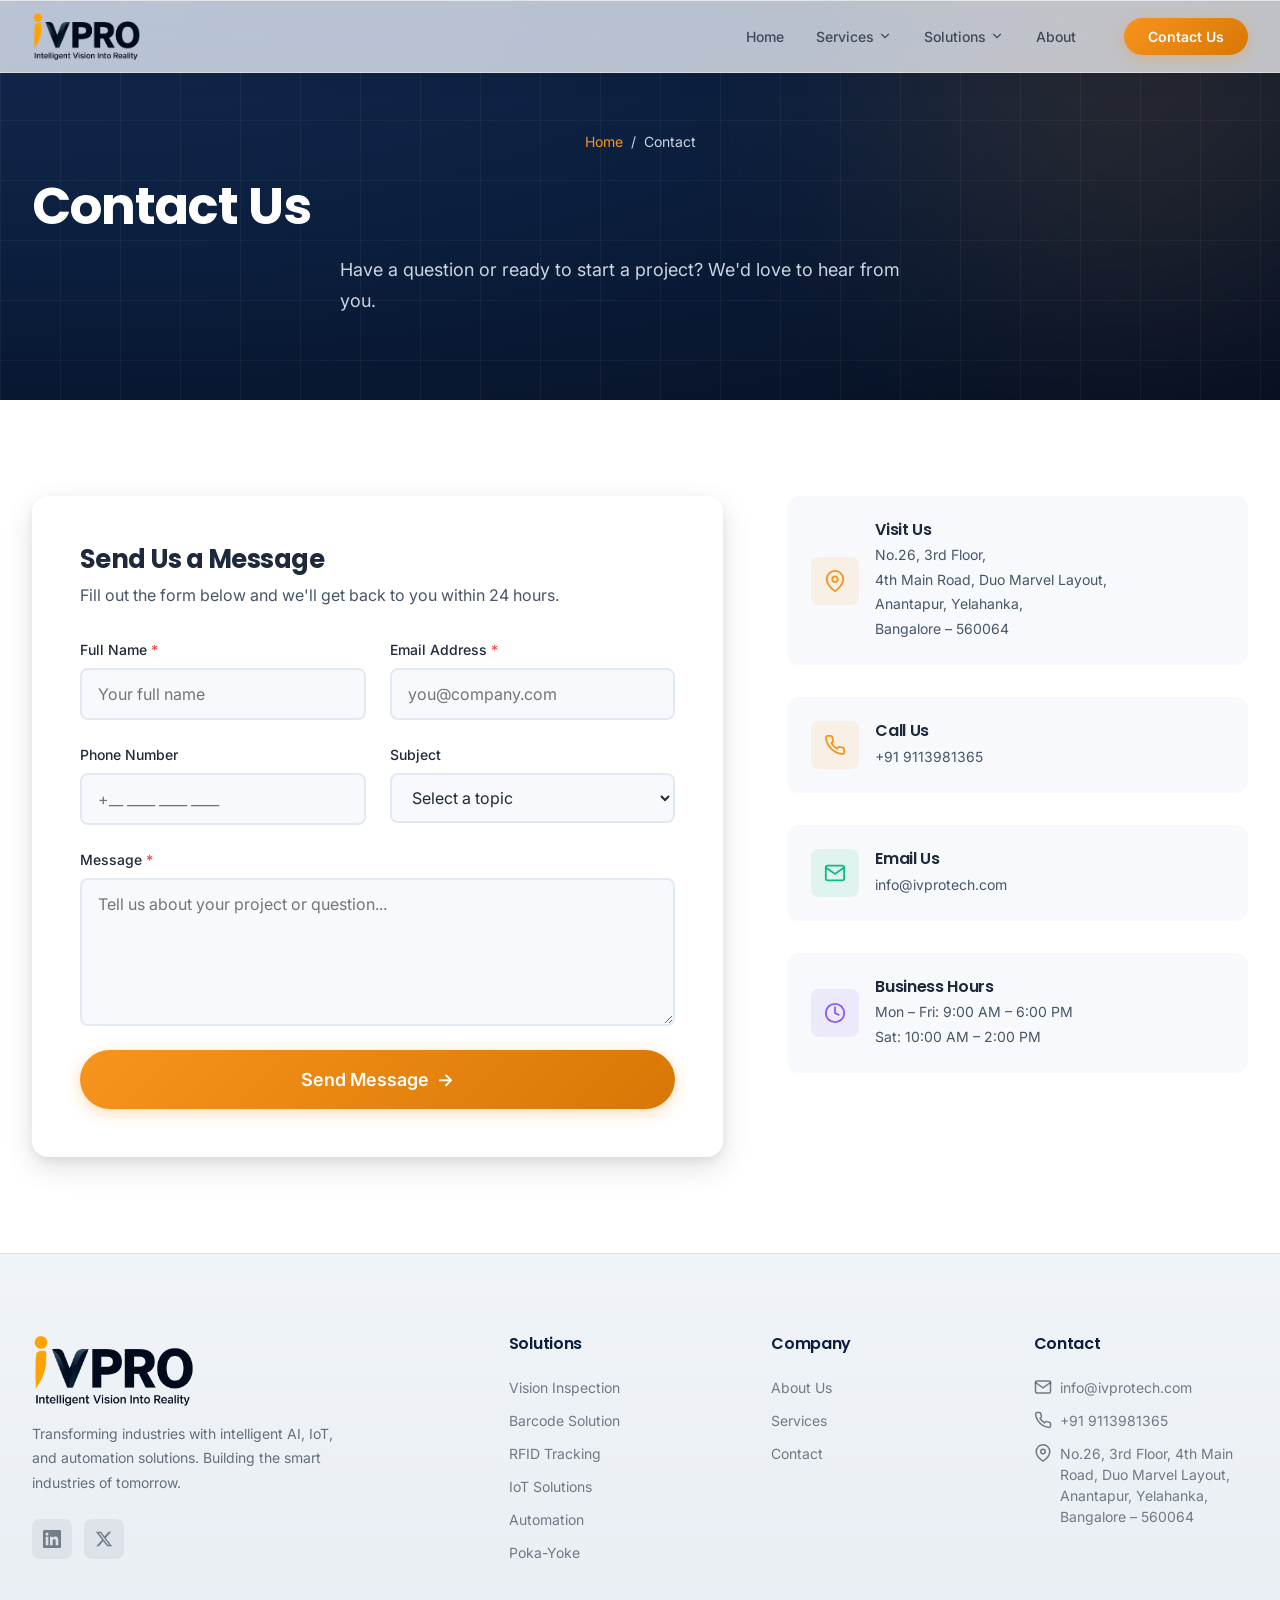
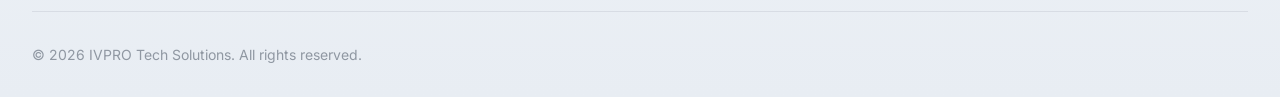
<file: pages/contact.html>
<!DOCTYPE html>
<html lang="en">
<head>
  <meta charset="UTF-8">
  <meta name="viewport" content="width=device-width, initial-scale=1.0">
  <meta name="description" content="Contact IVPRO Tech Solutions in Yelahanka, Bangalore for industrial automation, AI vision inspection, IoT, PLC, and software engineering projects.">
  <meta name="robots" content="index, follow">
  <meta name="author" content="IVPRO Tech Solutions">
  <link rel="canonical" href="https://ivprotech.com/pages/contact.html">
  <meta property="og:locale" content="en_IN">
  <meta property="og:type" content="website">
  <meta property="og:site_name" content="IVPRO Tech Solutions">
  <meta property="og:title" content="Contact IVPRO Tech Solutions | Bangalore">
  <meta property="og:description" content="Talk to IVPRO Tech Solutions for automation, AI vision, IoT, and industrial software projects. Located in Yelahanka, Bangalore.">
  <meta property="og:url" content="https://ivprotech.com/pages/contact.html">
  <meta property="og:image" content="https://ivprotech.com/assets/Logo_png_best_fit.png">
  <meta name="twitter:card" content="summary_large_image">
  <meta name="twitter:title" content="Contact IVPRO Tech Solutions | Bangalore">
  <meta name="twitter:description" content="Contact IVPRO for automation, AI vision, IoT, and industrial software engineering projects.">
  <meta name="twitter:image" content="https://ivprotech.com/assets/Logo_png_best_fit.png">
  <title>Contact IVPRO Tech Solutions | Bangalore</title>
  <link rel="stylesheet" href="../css/variables.css">
  <link rel="stylesheet" href="../css/base.css">
  <link rel="stylesheet" href="../css/nav.css">
  <link rel="stylesheet" href="../css/pages.css">
  <link rel="icon" type="image/png" href="../assets/favicon.png">
</head>
<body>

  <section class="page-hero">
    <div class="page-hero__bg"><div class="page-hero__bg-grid"></div><div class="page-hero__bg-glow"></div></div>
    <div class="container" style="position:relative;z-index:1;">
      <div class="page-hero__breadcrumb"><a href="../index.html">Home</a><span>/</span><span>Contact</span></div>
      <h1 class="page-hero__title">Contact Us</h1>
      <p class="page-hero__subtitle">Have a question or ready to start a project? We'd love to hear from you.</p>
    </div>
  </section>

  <section class="section">
    <div class="container">
      <div class="contact-layout">

        <!-- Contact Form -->
        <div class="contact-form-wrap reveal">
          <h2 style="font-size:var(--fs-h3);margin-bottom:var(--space-2);">Send Us a Message</h2>
          <p style="color:var(--color-text-secondary);margin-bottom:var(--space-6);">Fill out the form below and we'll get back to you within 24 hours.</p>
          <form class="contact-form" id="contactForm" action="https://formspree.io/f/mnpqneeq" method="POST">
            <input type="hidden" name="_subject" value="New website enquiry from IVPRO Tech Solutions">
            <input type="hidden" name="_replyto" id="replyToEmail">
            <input type="text" name="_gotcha" class="contact-form__honeypot" tabindex="-1" autocomplete="off" aria-hidden="true">
            <div class="contact-form__row">
              <div class="contact-form__group">
                <label class="contact-form__label" for="name">Full Name <span style="color:var(--color-error);">*</span></label>
                <input class="contact-form__input" type="text" id="name" name="name" placeholder="Your full name" required autocomplete="name">
              </div>
              <div class="contact-form__group">
                <label class="contact-form__label" for="email">Email Address <span style="color:var(--color-error);">*</span></label>
                <input class="contact-form__input" type="email" id="email" name="email" placeholder="you@company.com" required autocomplete="email">
              </div>
            </div>
            <div class="contact-form__row">
              <div class="contact-form__group">
                <label class="contact-form__label" for="phone">Phone Number</label>
                <input class="contact-form__input" type="tel" id="phone" name="phone" placeholder="+__ ____ ____ ____" autocomplete="tel">
              </div>
              <div class="contact-form__group">
                <label class="contact-form__label" for="subject">Subject</label>
                <select class="contact-form__input" id="subject" name="subject">
                  <option value="">Select a topic</option>
                  <option value="vision">AI Vision Systems</option>
                  <option value="iot">IoT Solutions</option>
                  <option value="automation">Industrial Automation</option>
                  <option value="software">Software Development</option>
                  <option value="hardware">Hardware Products</option>
                  <option value="other">Other</option>
                </select>
              </div>
            </div>
            <div class="contact-form__group">
              <label class="contact-form__label" for="message">Message <span style="color:var(--color-error);">*</span></label>
              <textarea class="contact-form__input contact-form__textarea" id="message" name="message" placeholder="Tell us about your project or question..." rows="5" required></textarea>
            </div>
            <button type="submit" class="btn btn--primary btn--lg contact-form__submit" style="width:100%;">
              <span class="contact-form__submit-text">Send Message</span> <span class="btn-arrow">&rarr;</span>
            </button>
            <div class="contact-form__status contact-form__success" role="status" aria-live="polite">
              <svg width="20" height="20" viewBox="0 0 24 24" fill="none" stroke="currentColor" stroke-width="2"><path d="M22 11.08V12a10 10 0 1 1-5.93-9.14"/><polyline points="22 4 12 14.01 9 11.01"/></svg>
              <span>Thank you! Your message has been sent. We'll get back to you soon.</span>
            </div>
            <div class="contact-form__status contact-form__error" role="alert" aria-live="assertive">
              <svg width="20" height="20" viewBox="0 0 24 24" fill="none" stroke="currentColor" stroke-width="2"><circle cx="12" cy="12" r="10"/><line x1="12" y1="8" x2="12" y2="12"/><line x1="12" y1="16" x2="12.01" y2="16"/></svg>
              <span>Sorry, your message could not be sent. Please try again or email us directly at info@ivprotech.com.</span>
            </div>
          </form>
        </div>

        <!-- Contact Info -->
        <div class="contact-info reveal">
          <div class="contact-info__card">
            <div class="contact-info__icon"><svg width="22" height="22" viewBox="0 0 24 24" fill="none" stroke="currentColor" stroke-width="2" stroke-linecap="round"><path d="M21 10c0 7-9 13-9 13s-9-6-9-13a9 9 0 0 1 18 0z"/><circle cx="12" cy="10" r="3"/></svg></div>
            <div class="contact-info__content">
              <h4 class="contact-info__title">Visit Us</h4>
              <p class="contact-info__text">No.26, 3rd Floor,<br>4th Main Road, Duo Marvel Layout,<br>Anantapur, Yelahanka,<br>Bangalore – 560064</p>
            </div>
          </div>
          <div class="contact-info__card">
            <div class="contact-info__icon" style="background:rgba(247,148,29,0.1);color:var(--color-accent-orange);"><svg width="22" height="22" viewBox="0 0 24 24" fill="none" stroke="currentColor" stroke-width="2" stroke-linecap="round"><path d="M22 16.92v3a2 2 0 0 1-2.18 2 19.79 19.79 0 0 1-8.63-3.07 19.5 19.5 0 0 1-6-6 19.79 19.79 0 0 1-3.07-8.67A2 2 0 0 1 4.11 2h3a2 2 0 0 1 2 1.72 12.84 12.84 0 0 0 .7 2.81 2 2 0 0 1-.45 2.11L8.09 9.91a16 16 0 0 0 6 6l1.27-1.27a2 2 0 0 1 2.11-.45 12.84 12.84 0 0 0 2.81.7A2 2 0 0 1 22 16.92z"/></svg></div>
            <div class="contact-info__content">
              <h4 class="contact-info__title">Call Us</h4>
              <p class="contact-info__text"><a href="tel:+919113981365" style="color:var(--color-text-secondary);text-decoration:none;">+91 9113981365</a></p>
            </div>
          </div>
          <div class="contact-info__card">
            <div class="contact-info__icon" style="background:rgba(16,185,129,0.1);color:var(--color-success);"><svg width="22" height="22" viewBox="0 0 24 24" fill="none" stroke="currentColor" stroke-width="2" stroke-linecap="round"><path d="M4 4h16c1.1 0 2 .9 2 2v12c0 1.1-.9 2-2 2H4c-1.1 0-2-.9-2-2V6c0-1.1.9-2 2-2z"/><polyline points="22,6 12,13 2,6"/></svg></div>
            <div class="contact-info__content">
              <h4 class="contact-info__title">Email Us</h4>
              <p class="contact-info__text"><a href="mailto:info@ivprotech.com" style="color:var(--color-text-secondary);text-decoration:none;">info@ivprotech.com</a></p>
            </div>
          </div>
          <div class="contact-info__card">
            <div class="contact-info__icon" style="background:rgba(139,92,246,0.1);color:#8B5CF6;"><svg width="22" height="22" viewBox="0 0 24 24" fill="none" stroke="currentColor" stroke-width="2" stroke-linecap="round"><circle cx="12" cy="12" r="10"/><polyline points="12 6 12 12 16 14"/></svg></div>
            <div class="contact-info__content">
              <h4 class="contact-info__title">Business Hours</h4>
              <p class="contact-info__text">Mon – Fri: 9:00 AM – 6:00 PM<br>Sat: 10:00 AM – 2:00 PM</p>
            </div>
          </div>
        </div>
      </div>
    </div>
  </section>

  <script src="../js/components.js"></script>
  <script>
    document.addEventListener('DOMContentLoaded', () => {
      initApp('contact');

      const form = document.getElementById('contactForm');
      const submitButton = form.querySelector('.contact-form__submit');
      const submitText = form.querySelector('.contact-form__submit-text');
      const successMessage = form.querySelector('.contact-form__success');
      const errorMessage = form.querySelector('.contact-form__error');
      const defaultSubmitText = submitText.textContent;

      function setStatus(type) {
        successMessage.classList.toggle('is-visible', type === 'success');
        errorMessage.classList.toggle('is-visible', type === 'error');
      }

      function setLoading(isLoading) {
        submitButton.disabled = isLoading;
        submitText.textContent = isLoading ? 'Sending...' : defaultSubmitText;
      }

      form.addEventListener('submit', async (event) => {
        event.preventDefault();
        setStatus(null);

        if (!form.checkValidity()) {
          form.reportValidity();
          return;
        }

        if (form.action.includes('REPLACE_WITH_FORM_ID')) {
          setStatus('error');
          return;
        }

        setLoading(true);
        form.querySelector('#replyToEmail').value = form.email.value;

        try {
          const response = await fetch(form.action, {
            method: 'POST',
            body: new FormData(form),
            headers: { Accept: 'application/json' }
          });

          if (!response.ok) {
            throw new Error('Form submission failed');
          }

          form.reset();
          setStatus('success');
        } catch (error) {
          setStatus('error');
        } finally {
          setLoading(false);
        }
      });
    });
  </script>
</body>
</html>
</file>
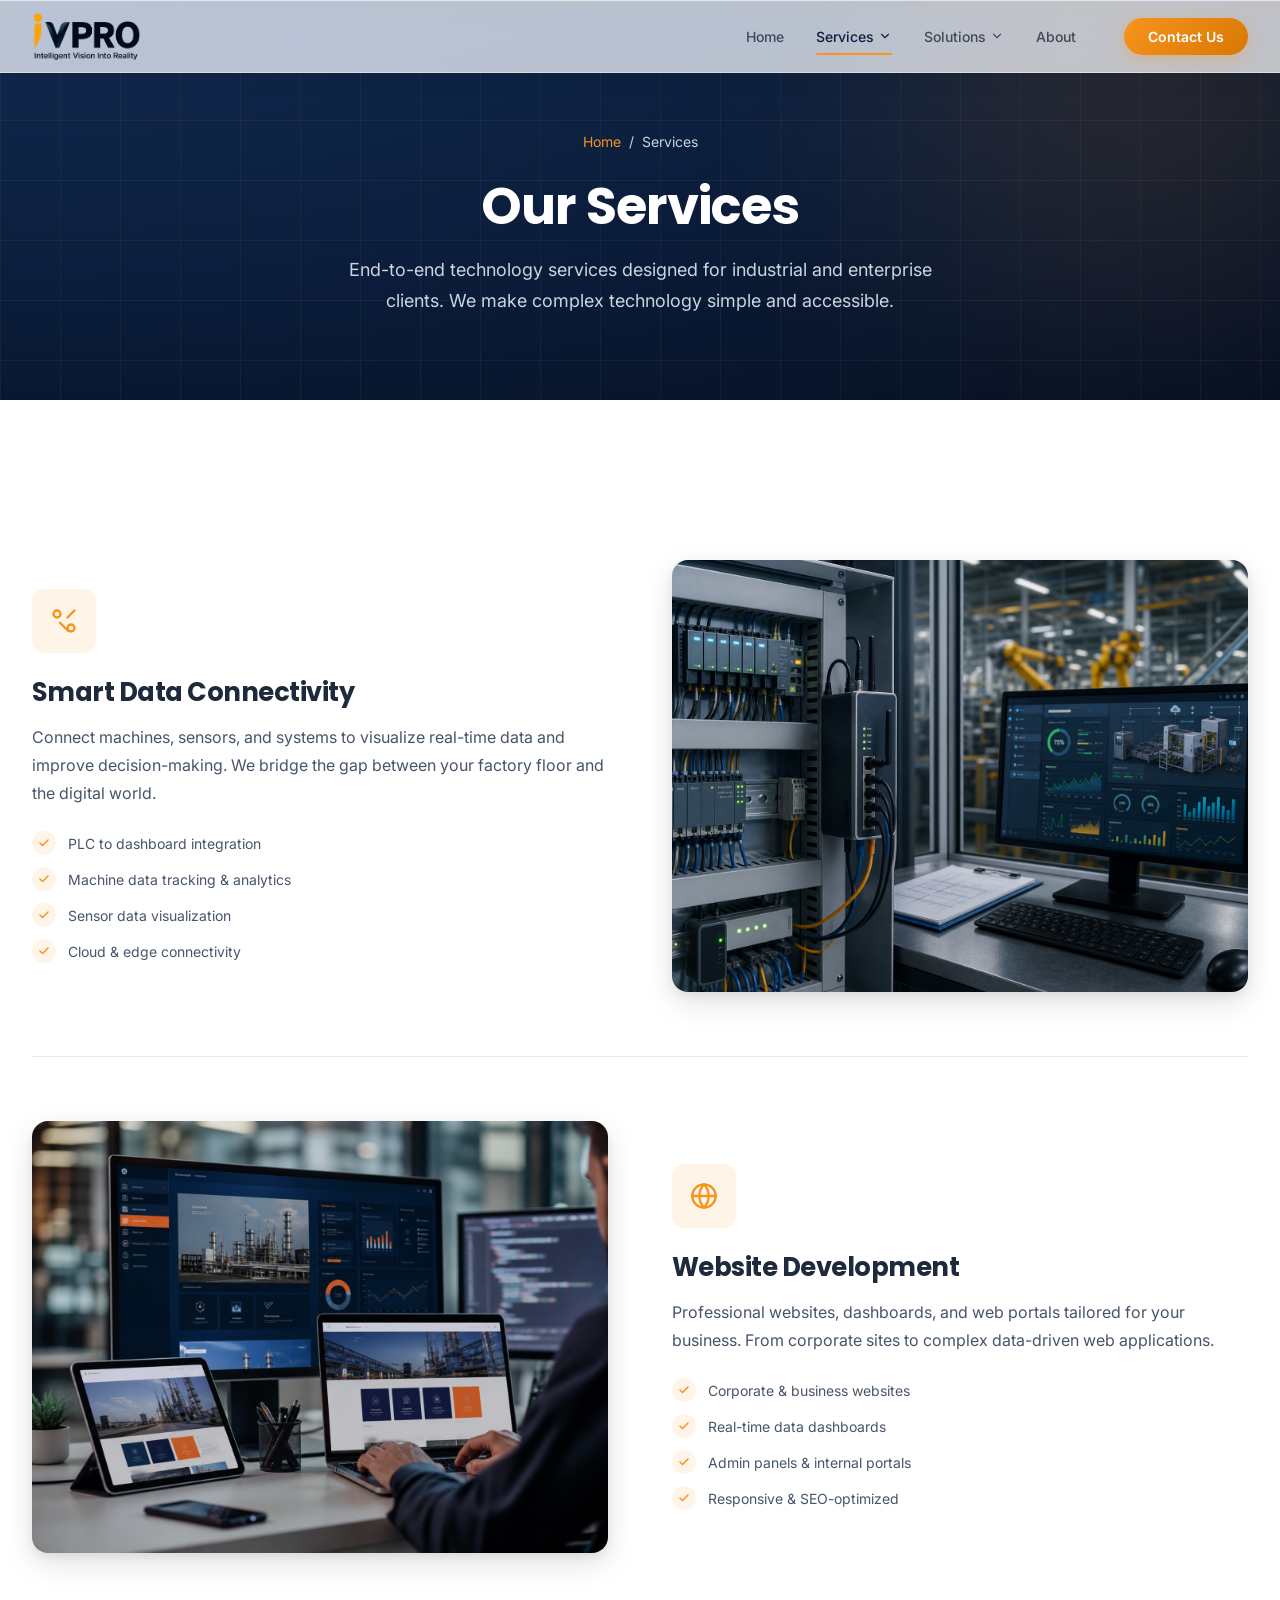
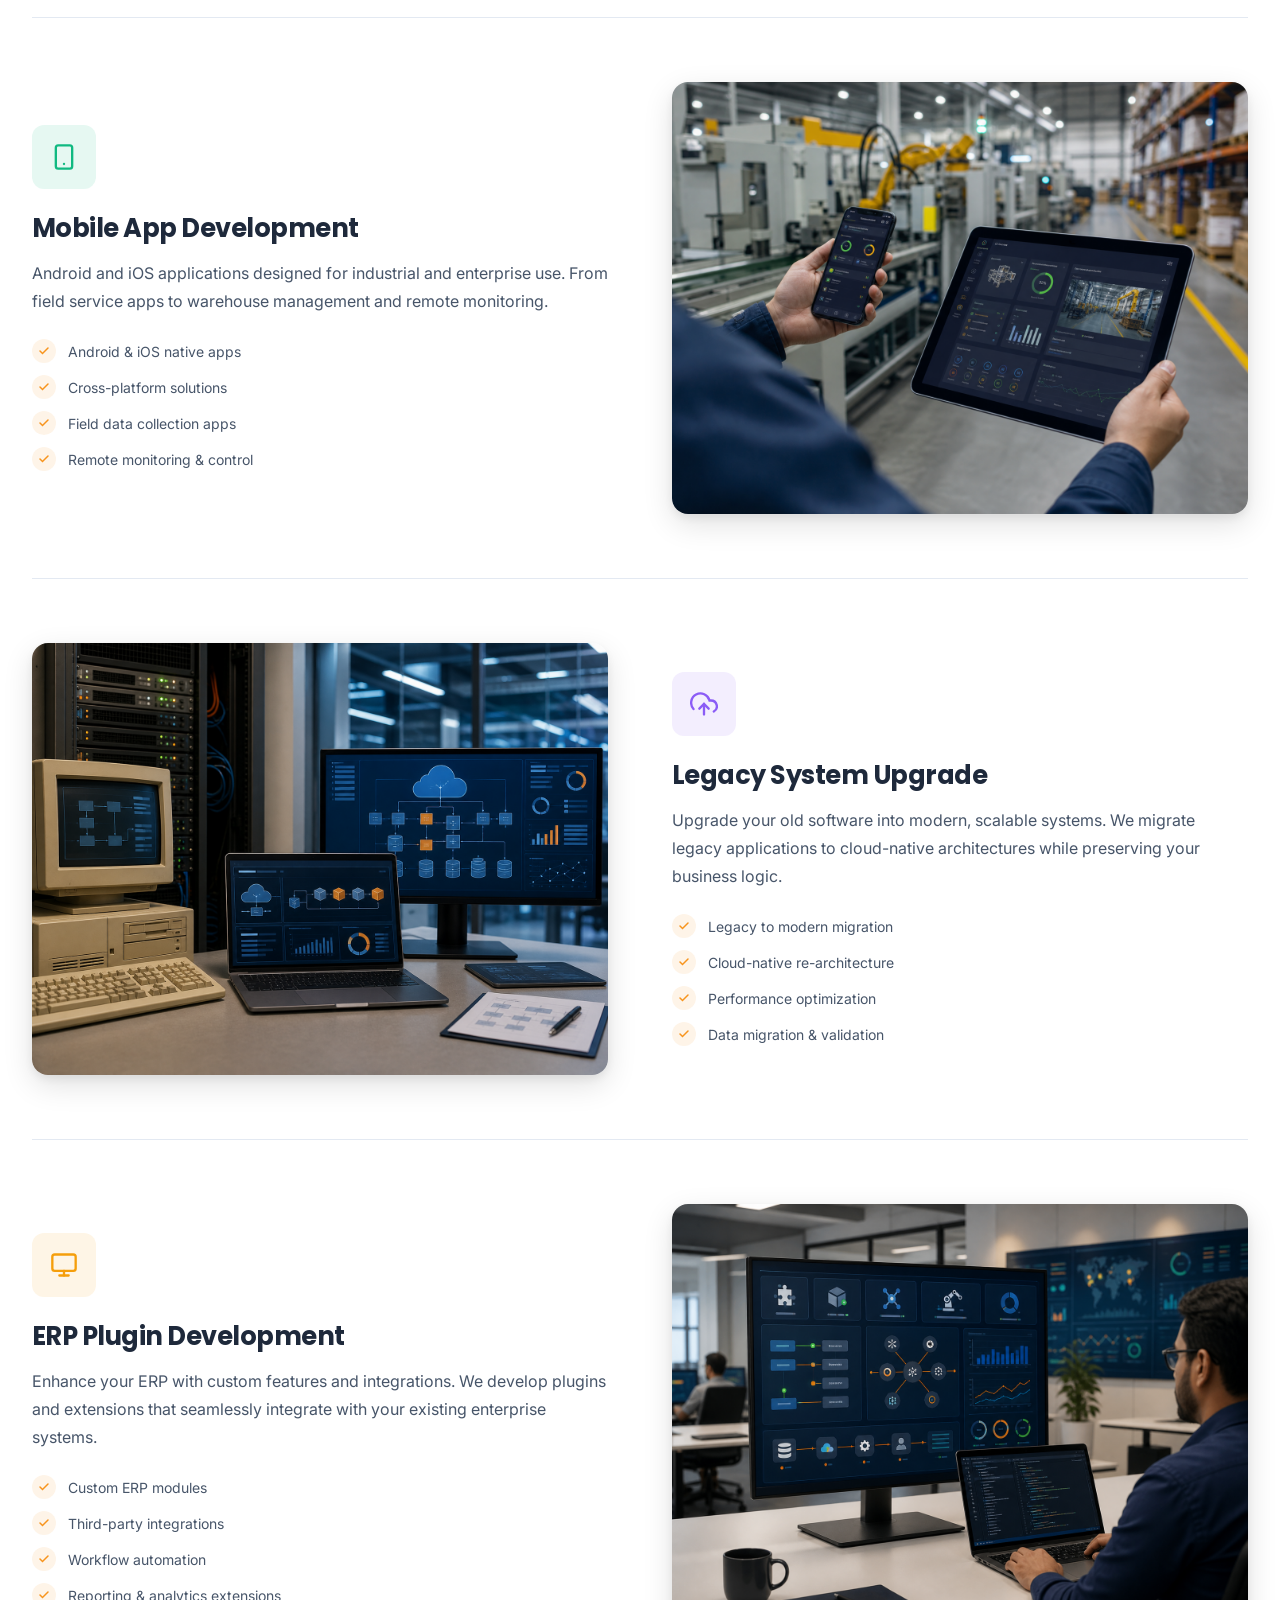
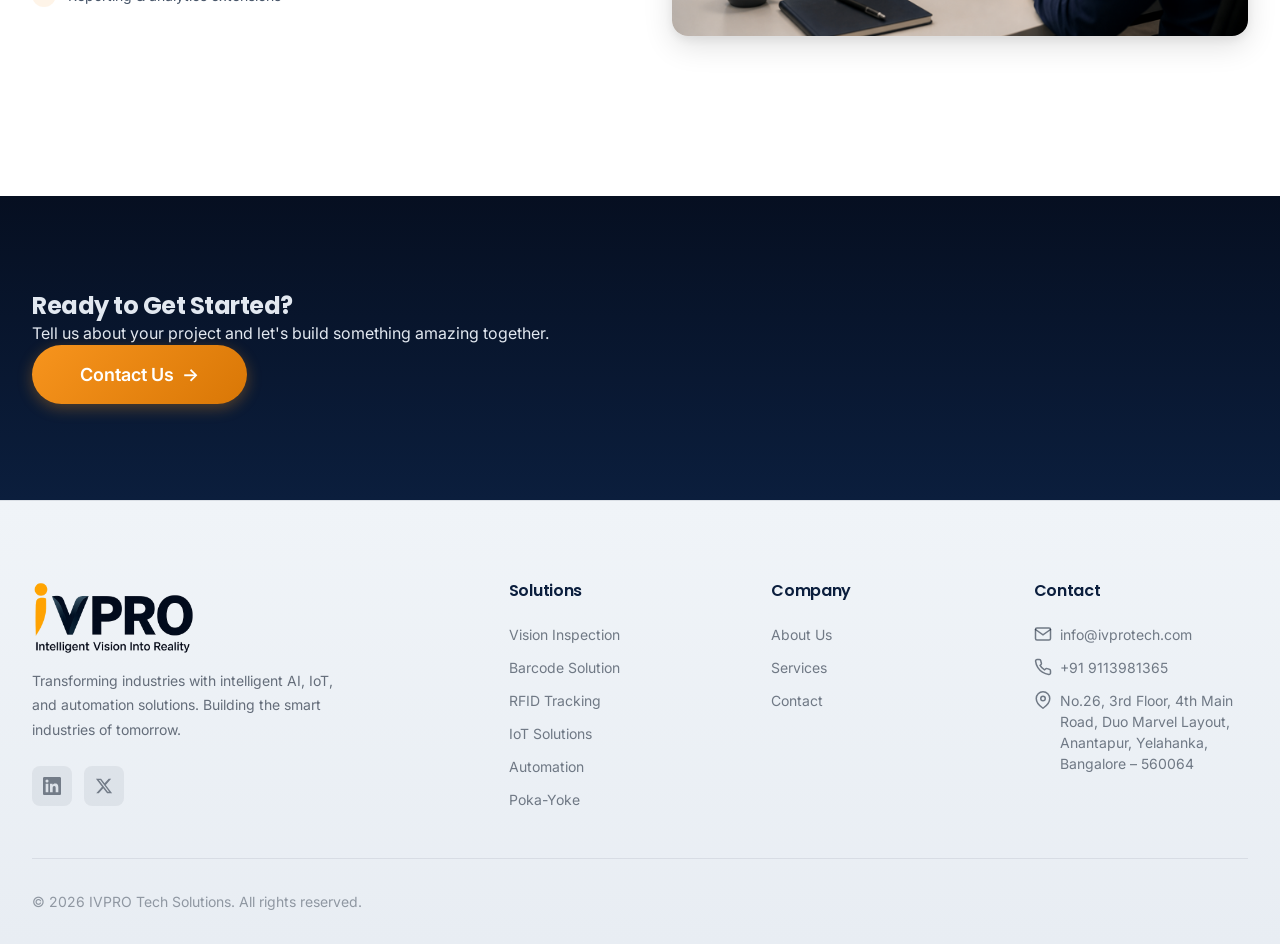
<file: pages/services.html>
<!DOCTYPE html>
<html lang="en">
<head>
  <meta charset="UTF-8">
  <meta name="viewport" content="width=device-width, initial-scale=1.0">
  <meta name="description" content="Explore IVPRO Tech Solutions services: smart data connectivity, website development, mobile app development, legacy upgrades, and ERP plugin development.">
  <meta name="robots" content="index, follow">
  <meta name="author" content="IVPRO Tech Solutions">
  <link rel="canonical" href="https://ivprotech.com/pages/services.html">
  <meta property="og:locale" content="en_IN">
  <meta property="og:type" content="website">
  <meta property="og:site_name" content="IVPRO Tech Solutions">
  <meta property="og:title" content="Services | IVPRO Tech Solutions">
  <meta property="og:description" content="Smart data connectivity, web and mobile development, legacy system upgrades, and ERP plugin development for industrial operations.">
  <meta property="og:url" content="https://ivprotech.com/pages/services.html">
  <meta property="og:image" content="https://ivprotech.com/assets/service_smart_data_connectivity.png">
  <meta name="twitter:card" content="summary_large_image">
  <meta name="twitter:title" content="Services | IVPRO Tech Solutions">
  <meta name="twitter:description" content="Industrial software and connectivity services for modern manufacturing and operations teams.">
  <meta name="twitter:image" content="https://ivprotech.com/assets/service_smart_data_connectivity.png">
  <title>Services | IVPRO Tech Solutions</title>
  <link rel="stylesheet" href="../css/variables.css">
  <link rel="stylesheet" href="../css/base.css">
  <link rel="stylesheet" href="../css/nav.css">
  <link rel="stylesheet" href="../css/pages.css">
  <link rel="icon" type="image/png" href="../assets/favicon.png">
  <script type="application/ld+json">
  {
    "@context": "https://schema.org",
    "@type": "ItemList",
    "name": "IVPRO Tech Solutions Services",
    "url": "https://ivprotech.com/pages/services.html",
    "itemListElement": [
      {
        "@type": "Service",
        "position": 1,
        "name": "Smart Data Connectivity",
        "description": "PLC, machine, database, and dashboard connectivity for industrial operations.",
        "provider": {"@id": "https://ivprotech.com/#organization"}
      },
      {
        "@type": "Service",
        "position": 2,
        "name": "Website Development",
        "description": "Responsive website and dashboard development for industrial and business teams.",
        "provider": {"@id": "https://ivprotech.com/#organization"}
      },
      {
        "@type": "Service",
        "position": 3,
        "name": "Mobile App Development",
        "description": "Mobile and tablet applications for monitoring, reporting, and industrial workflows.",
        "provider": {"@id": "https://ivprotech.com/#organization"}
      },
      {
        "@type": "Service",
        "position": 4,
        "name": "Legacy System Upgrade",
        "description": "Modernization of legacy software, databases, and industrial systems.",
        "provider": {"@id": "https://ivprotech.com/#organization"}
      },
      {
        "@type": "Service",
        "position": 5,
        "name": "ERP Plugin Development",
        "description": "ERP extensions, integrations, reporting modules, and operational workflow plugins.",
        "provider": {"@id": "https://ivprotech.com/#organization"}
      }
    ]
  }
  </script>
</head>
<body>

  <!-- Page Hero -->
  <section class="page-hero">
    <div class="page-hero__bg">
      <div class="page-hero__bg-grid"></div>
      <div class="page-hero__bg-glow"></div>
    </div>
    <div class="container">
      <div class="page-hero__content">
        <div class="page-hero__breadcrumb">
          <a href="../index.html">Home</a>
          <span>/</span>
          <span>Services</span>
        </div>
        <h1 class="page-hero__title">Our Services</h1>
        <p class="page-hero__subtitle">End-to-end technology services designed for industrial and enterprise clients. We make complex technology simple and accessible.</p>
      </div>
    </div>
  </section>

  <!-- Services List -->
  <section class="section">
    <div class="container">

      <!-- Service 1: Smart Data Connectivity -->
      <div class="service-detail reveal">
        <div class="service-detail__content">
          <div class="service-detail__icon">
            <svg width="28" height="28" viewBox="0 0 24 24" fill="none" stroke="currentColor" stroke-width="2" stroke-linecap="round"><circle cx="6" cy="6" r="3"/><circle cx="18" cy="18" r="3"/><path d="M8.59 13.51l6.83 6.83"/><line x1="15" y1="9" x2="21" y2="3"/></svg>
          </div>
          <h2 class="service-detail__title">Smart Data Connectivity</h2>
          <p class="service-detail__text">Connect machines, sensors, and systems to visualize real-time data and improve decision-making. We bridge the gap between your factory floor and the digital world.</p>
          <div class="service-detail__features">
            <div class="service-detail__feature">
              <span class="service-detail__feature-icon">
                <svg width="12" height="12" viewBox="0 0 24 24" fill="none" stroke="currentColor" stroke-width="3" stroke-linecap="round"><polyline points="20 6 9 17 4 12"/></svg>
              </span>
              PLC to dashboard integration
            </div>
            <div class="service-detail__feature">
              <span class="service-detail__feature-icon">
                <svg width="12" height="12" viewBox="0 0 24 24" fill="none" stroke="currentColor" stroke-width="3" stroke-linecap="round"><polyline points="20 6 9 17 4 12"/></svg>
              </span>
              Machine data tracking & analytics
            </div>
            <div class="service-detail__feature">
              <span class="service-detail__feature-icon">
                <svg width="12" height="12" viewBox="0 0 24 24" fill="none" stroke="currentColor" stroke-width="3" stroke-linecap="round"><polyline points="20 6 9 17 4 12"/></svg>
              </span>
              Sensor data visualization
            </div>
            <div class="service-detail__feature">
              <span class="service-detail__feature-icon">
                <svg width="12" height="12" viewBox="0 0 24 24" fill="none" stroke="currentColor" stroke-width="3" stroke-linecap="round"><polyline points="20 6 9 17 4 12"/></svg>
              </span>
              Cloud & edge connectivity
            </div>
          </div>
        </div>
        <div class="service-detail__visual service-detail__visual--image">
          <img src="../assets/service_smart_data_connectivity.png" alt="PLC cabinet connected to an edge gateway and live industrial dashboard">
        </div>
      </div>

      <!-- Service 2: Website Development -->
      <div class="service-detail reveal">
        <div class="service-detail__content">
          <div class="service-detail__icon" style="background: rgba(247,148,29,0.1); color: var(--color-accent-orange);">
            <svg width="28" height="28" viewBox="0 0 24 24" fill="none" stroke="currentColor" stroke-width="2" stroke-linecap="round"><circle cx="12" cy="12" r="10"/><line x1="2" y1="12" x2="22" y2="12"/><path d="M12 2a15.3 15.3 0 0 1 4 10 15.3 15.3 0 0 1-4 10 15.3 15.3 0 0 1-4-10 15.3 15.3 0 0 1 4-10z"/></svg>
          </div>
          <h2 class="service-detail__title">Website Development</h2>
          <p class="service-detail__text">Professional websites, dashboards, and web portals tailored for your business. From corporate sites to complex data-driven web applications.</p>
          <div class="service-detail__features">
            <div class="service-detail__feature">
              <span class="service-detail__feature-icon">
                <svg width="12" height="12" viewBox="0 0 24 24" fill="none" stroke="currentColor" stroke-width="3" stroke-linecap="round"><polyline points="20 6 9 17 4 12"/></svg>
              </span>
              Corporate & business websites
            </div>
            <div class="service-detail__feature">
              <span class="service-detail__feature-icon">
                <svg width="12" height="12" viewBox="0 0 24 24" fill="none" stroke="currentColor" stroke-width="3" stroke-linecap="round"><polyline points="20 6 9 17 4 12"/></svg>
              </span>
              Real-time data dashboards
            </div>
            <div class="service-detail__feature">
              <span class="service-detail__feature-icon">
                <svg width="12" height="12" viewBox="0 0 24 24" fill="none" stroke="currentColor" stroke-width="3" stroke-linecap="round"><polyline points="20 6 9 17 4 12"/></svg>
              </span>
              Admin panels & internal portals
            </div>
            <div class="service-detail__feature">
              <span class="service-detail__feature-icon">
                <svg width="12" height="12" viewBox="0 0 24 24" fill="none" stroke="currentColor" stroke-width="3" stroke-linecap="round"><polyline points="20 6 9 17 4 12"/></svg>
              </span>
              Responsive & SEO-optimized
            </div>
          </div>
        </div>
        <div class="service-detail__visual service-detail__visual--image">
          <img src="../assets/service_website_development.png" alt="Responsive industrial website and dashboard development across desktop, laptop, and tablet">
        </div>
      </div>

      <!-- Service 3: Mobile App Development -->
      <div class="service-detail reveal">
        <div class="service-detail__content">
          <div class="service-detail__icon" style="background: rgba(16,185,129,0.1); color: var(--color-success);">
            <svg width="28" height="28" viewBox="0 0 24 24" fill="none" stroke="currentColor" stroke-width="2" stroke-linecap="round"><rect x="5" y="2" width="14" height="20" rx="2"/><line x1="12" y1="18" x2="12.01" y2="18"/></svg>
          </div>
          <h2 class="service-detail__title">Mobile App Development</h2>
          <p class="service-detail__text">Android and iOS applications designed for industrial and enterprise use. From field service apps to warehouse management and remote monitoring.</p>
          <div class="service-detail__features">
            <div class="service-detail__feature">
              <span class="service-detail__feature-icon">
                <svg width="12" height="12" viewBox="0 0 24 24" fill="none" stroke="currentColor" stroke-width="3" stroke-linecap="round"><polyline points="20 6 9 17 4 12"/></svg>
              </span>
              Android & iOS native apps
            </div>
            <div class="service-detail__feature">
              <span class="service-detail__feature-icon">
                <svg width="12" height="12" viewBox="0 0 24 24" fill="none" stroke="currentColor" stroke-width="3" stroke-linecap="round"><polyline points="20 6 9 17 4 12"/></svg>
              </span>
              Cross-platform solutions
            </div>
            <div class="service-detail__feature">
              <span class="service-detail__feature-icon">
                <svg width="12" height="12" viewBox="0 0 24 24" fill="none" stroke="currentColor" stroke-width="3" stroke-linecap="round"><polyline points="20 6 9 17 4 12"/></svg>
              </span>
              Field data collection apps
            </div>
            <div class="service-detail__feature">
              <span class="service-detail__feature-icon">
                <svg width="12" height="12" viewBox="0 0 24 24" fill="none" stroke="currentColor" stroke-width="3" stroke-linecap="round"><polyline points="20 6 9 17 4 12"/></svg>
              </span>
              Remote monitoring & control
            </div>
          </div>
        </div>
        <div class="service-detail__visual service-detail__visual--image">
          <img src="../assets/service_mobile_app_development.png" alt="Industrial mobile app and tablet dashboard used for factory monitoring">
        </div>
      </div>

      <!-- Service 4: Legacy System Upgrade -->
      <div class="service-detail reveal">
        <div class="service-detail__content">
          <div class="service-detail__icon" style="background: rgba(139,92,246,0.1); color: #8B5CF6;">
            <svg width="28" height="28" viewBox="0 0 24 24" fill="none" stroke="currentColor" stroke-width="2" stroke-linecap="round"><polyline points="16 16 12 12 8 16"/><line x1="12" y1="12" x2="12" y2="21"/><path d="M20.39 18.39A5 5 0 0 0 18 9h-1.26A8 8 0 1 0 3 16.3"/></svg>
          </div>
          <h2 class="service-detail__title">Legacy System Upgrade</h2>
          <p class="service-detail__text">Upgrade your old software into modern, scalable systems. We migrate legacy applications to cloud-native architectures while preserving your business logic.</p>
          <div class="service-detail__features">
            <div class="service-detail__feature">
              <span class="service-detail__feature-icon">
                <svg width="12" height="12" viewBox="0 0 24 24" fill="none" stroke="currentColor" stroke-width="3" stroke-linecap="round"><polyline points="20 6 9 17 4 12"/></svg>
              </span>
              Legacy to modern migration
            </div>
            <div class="service-detail__feature">
              <span class="service-detail__feature-icon">
                <svg width="12" height="12" viewBox="0 0 24 24" fill="none" stroke="currentColor" stroke-width="3" stroke-linecap="round"><polyline points="20 6 9 17 4 12"/></svg>
              </span>
              Cloud-native re-architecture
            </div>
            <div class="service-detail__feature">
              <span class="service-detail__feature-icon">
                <svg width="12" height="12" viewBox="0 0 24 24" fill="none" stroke="currentColor" stroke-width="3" stroke-linecap="round"><polyline points="20 6 9 17 4 12"/></svg>
              </span>
              Performance optimization
            </div>
            <div class="service-detail__feature">
              <span class="service-detail__feature-icon">
                <svg width="12" height="12" viewBox="0 0 24 24" fill="none" stroke="currentColor" stroke-width="3" stroke-linecap="round"><polyline points="20 6 9 17 4 12"/></svg>
              </span>
              Data migration & validation
            </div>
          </div>
        </div>
        <div class="service-detail__visual service-detail__visual--image">
          <img src="../assets/service_legacy_system_upgrade.png" alt="Legacy workstation beside modern cloud migration dashboards and server infrastructure">
        </div>
      </div>

      <!-- Service 5: ERP Plugin Development -->
      <div class="service-detail reveal">
        <div class="service-detail__content">
          <div class="service-detail__icon" style="background: rgba(245,158,11,0.1); color: var(--color-warning);">
            <svg width="28" height="28" viewBox="0 0 24 24" fill="none" stroke="currentColor" stroke-width="2" stroke-linecap="round"><rect x="2" y="3" width="20" height="14" rx="2"/><line x1="8" y1="21" x2="16" y2="21"/><line x1="12" y1="17" x2="12" y2="21"/></svg>
          </div>
          <h2 class="service-detail__title">ERP Plugin Development</h2>
          <p class="service-detail__text">Enhance your ERP with custom features and integrations. We develop plugins and extensions that seamlessly integrate with your existing enterprise systems.</p>
          <div class="service-detail__features">
            <div class="service-detail__feature">
              <span class="service-detail__feature-icon">
                <svg width="12" height="12" viewBox="0 0 24 24" fill="none" stroke="currentColor" stroke-width="3" stroke-linecap="round"><polyline points="20 6 9 17 4 12"/></svg>
              </span>
              Custom ERP modules
            </div>
            <div class="service-detail__feature">
              <span class="service-detail__feature-icon">
                <svg width="12" height="12" viewBox="0 0 24 24" fill="none" stroke="currentColor" stroke-width="3" stroke-linecap="round"><polyline points="20 6 9 17 4 12"/></svg>
              </span>
              Third-party integrations
            </div>
            <div class="service-detail__feature">
              <span class="service-detail__feature-icon">
                <svg width="12" height="12" viewBox="0 0 24 24" fill="none" stroke="currentColor" stroke-width="3" stroke-linecap="round"><polyline points="20 6 9 17 4 12"/></svg>
              </span>
              Workflow automation
            </div>
            <div class="service-detail__feature">
              <span class="service-detail__feature-icon">
                <svg width="12" height="12" viewBox="0 0 24 24" fill="none" stroke="currentColor" stroke-width="3" stroke-linecap="round"><polyline points="20 6 9 17 4 12"/></svg>
              </span>
              Reporting & analytics extensions
            </div>
          </div>
        </div>
        <div class="service-detail__visual service-detail__visual--image">
          <img src="../assets/service_erp_plugin_development.png" alt="ERP plugin development dashboard with modular integrations and analytics">
        </div>
      </div>

    </div>
  </section>

  <!-- CTA -->
  <section class="section section--dark cta-banner">
    <div class="cta-banner__bg"></div>
    <div class="container">
      <div class="cta-banner__content reveal">
        <h2 class="cta-banner__title">Ready to Get Started?</h2>
        <p class="cta-banner__text">Tell us about your project and let's build something amazing together.</p>
        <a href="contact.html" class="btn btn--primary btn--lg">Contact Us <span class="btn-arrow">&rarr;</span></a>
      </div>
    </div>
  </section>

  <script src="../js/components.js"></script>
  <script>
    document.addEventListener('DOMContentLoaded', () => {
      initApp('services');
    });
  </script>
</body>
</html>
</file>
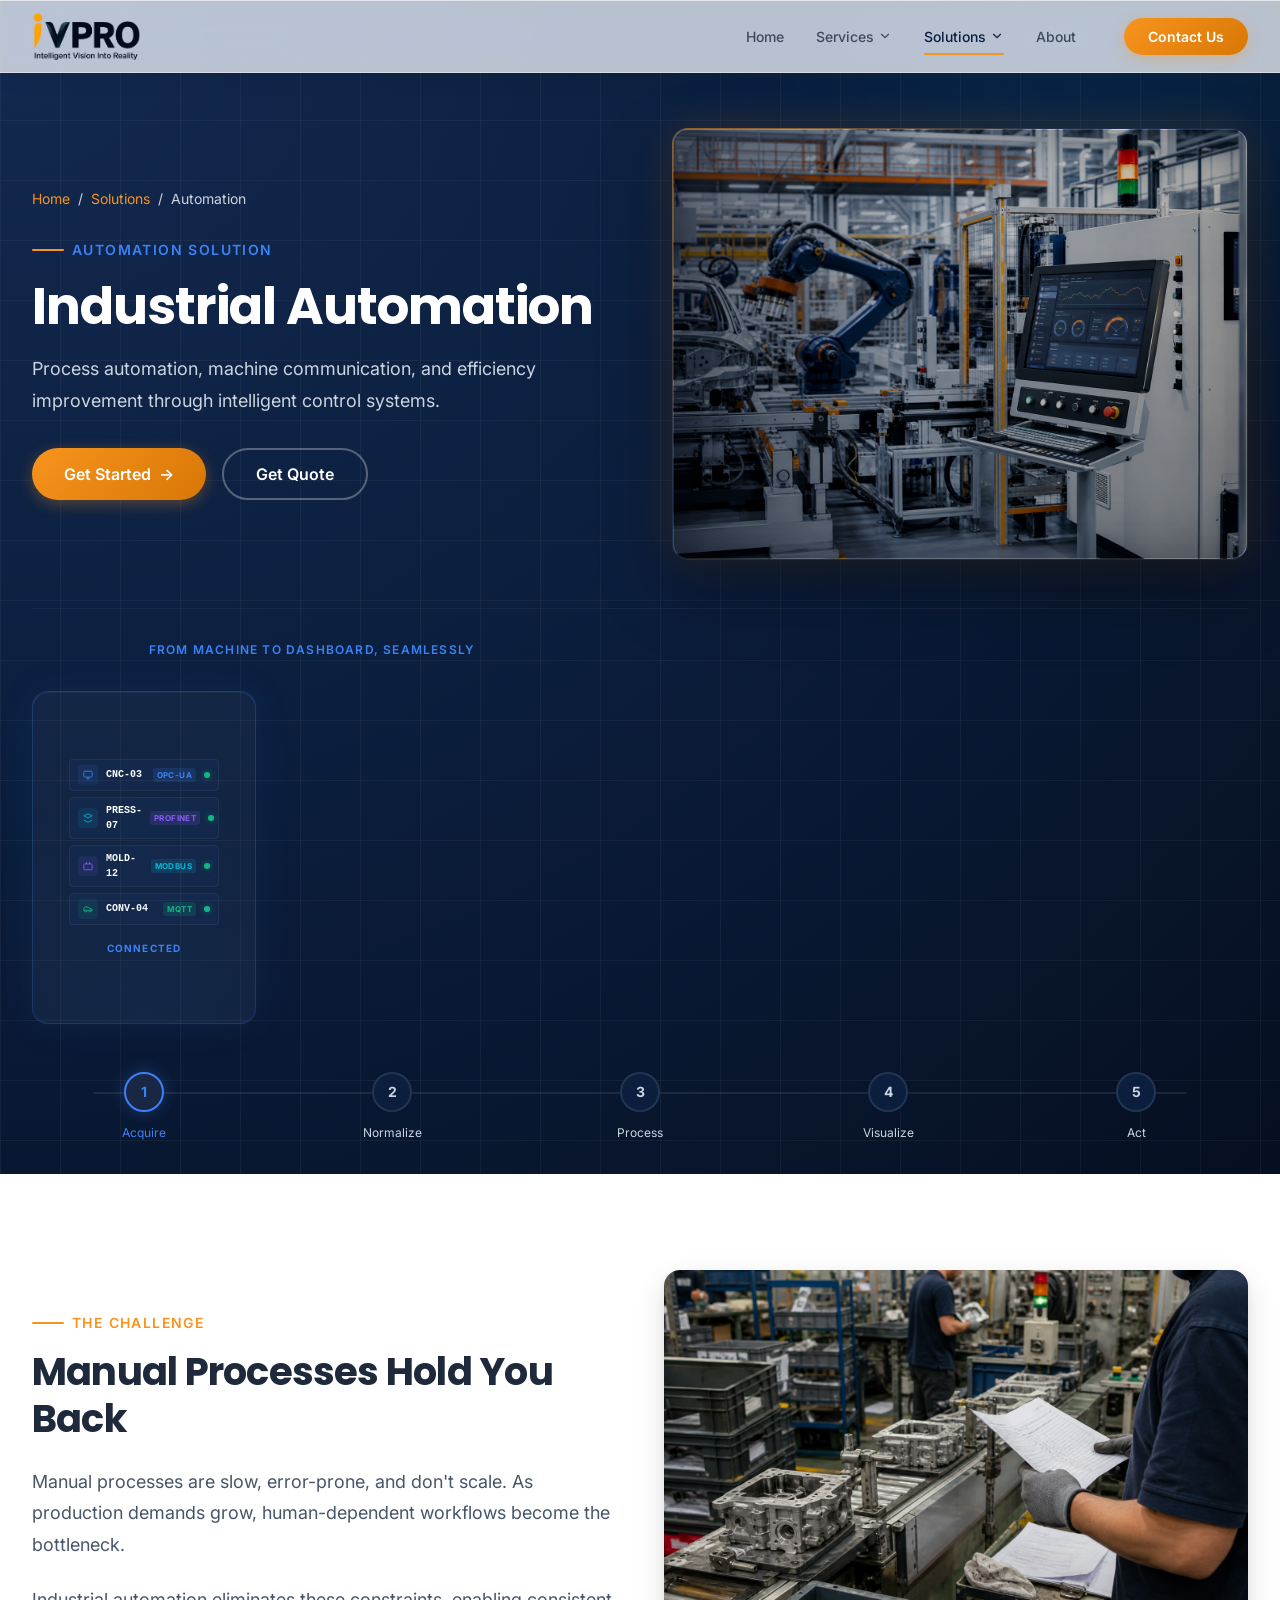
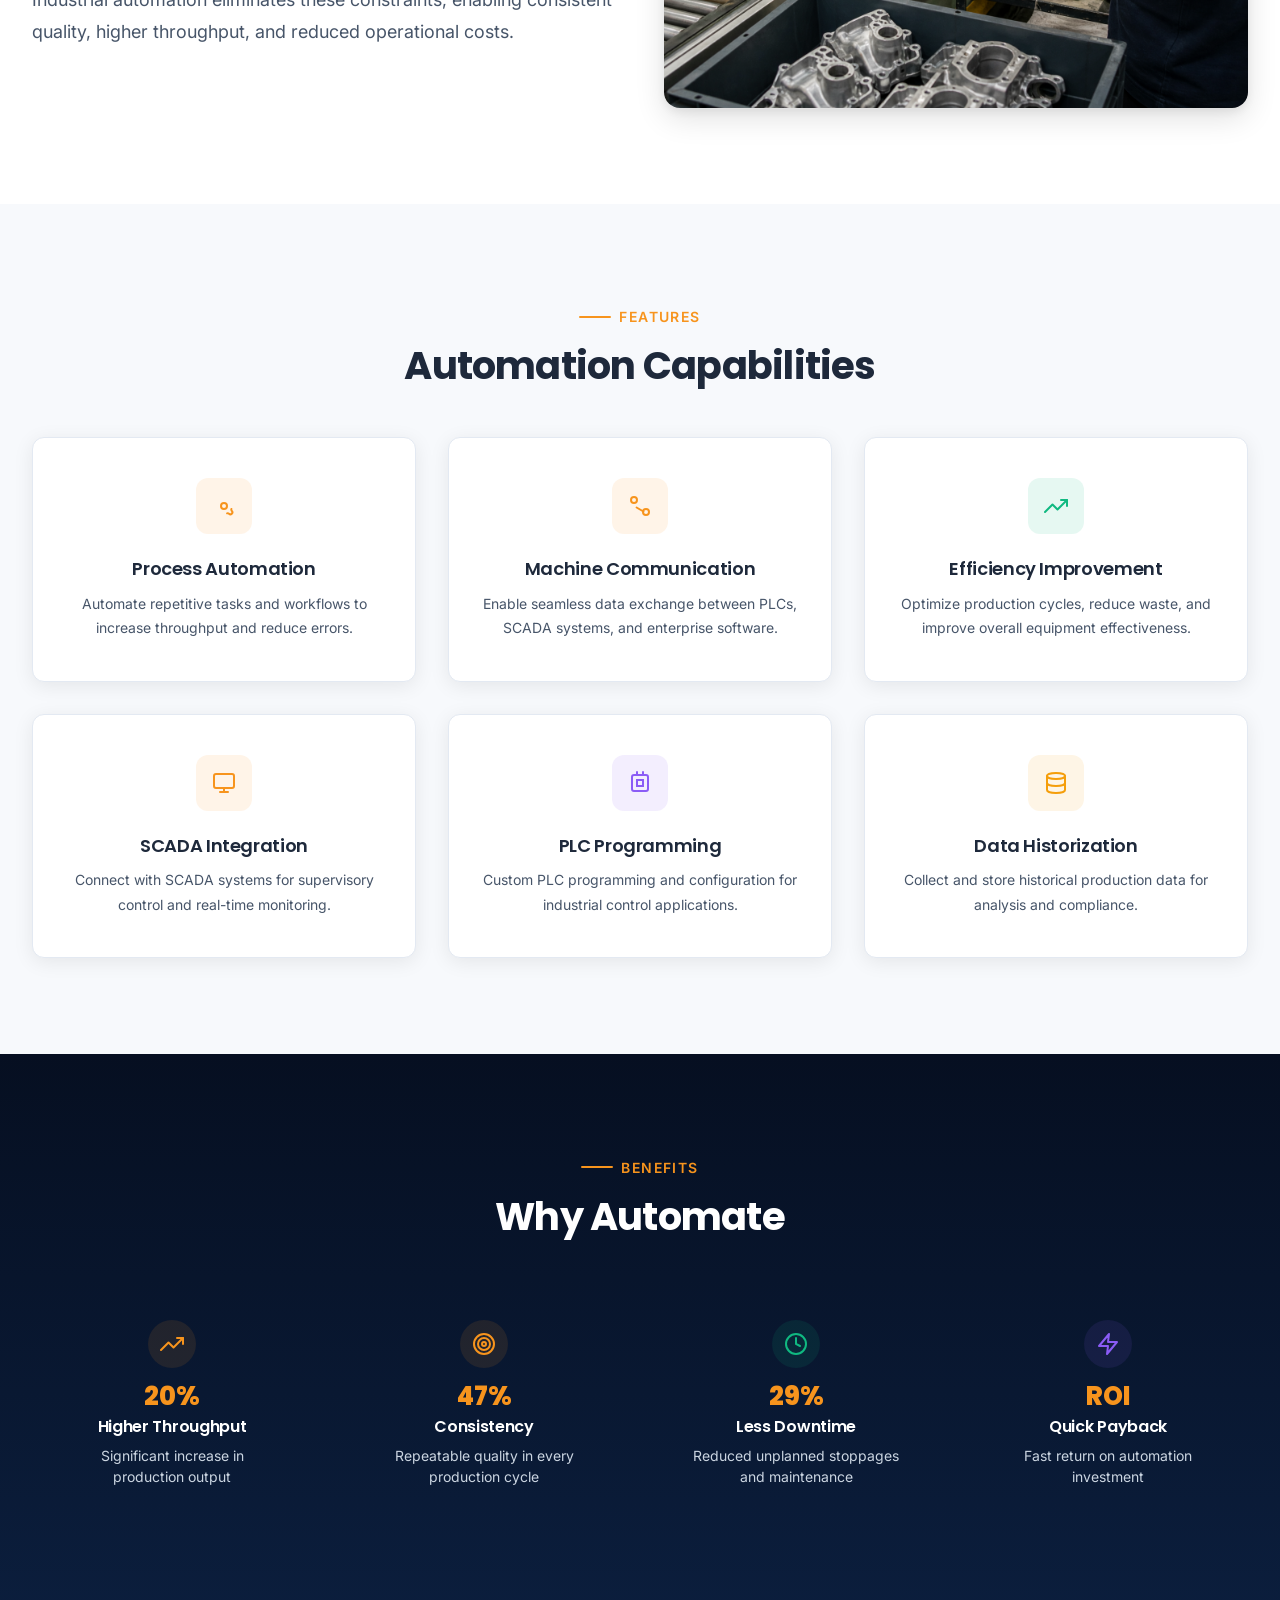
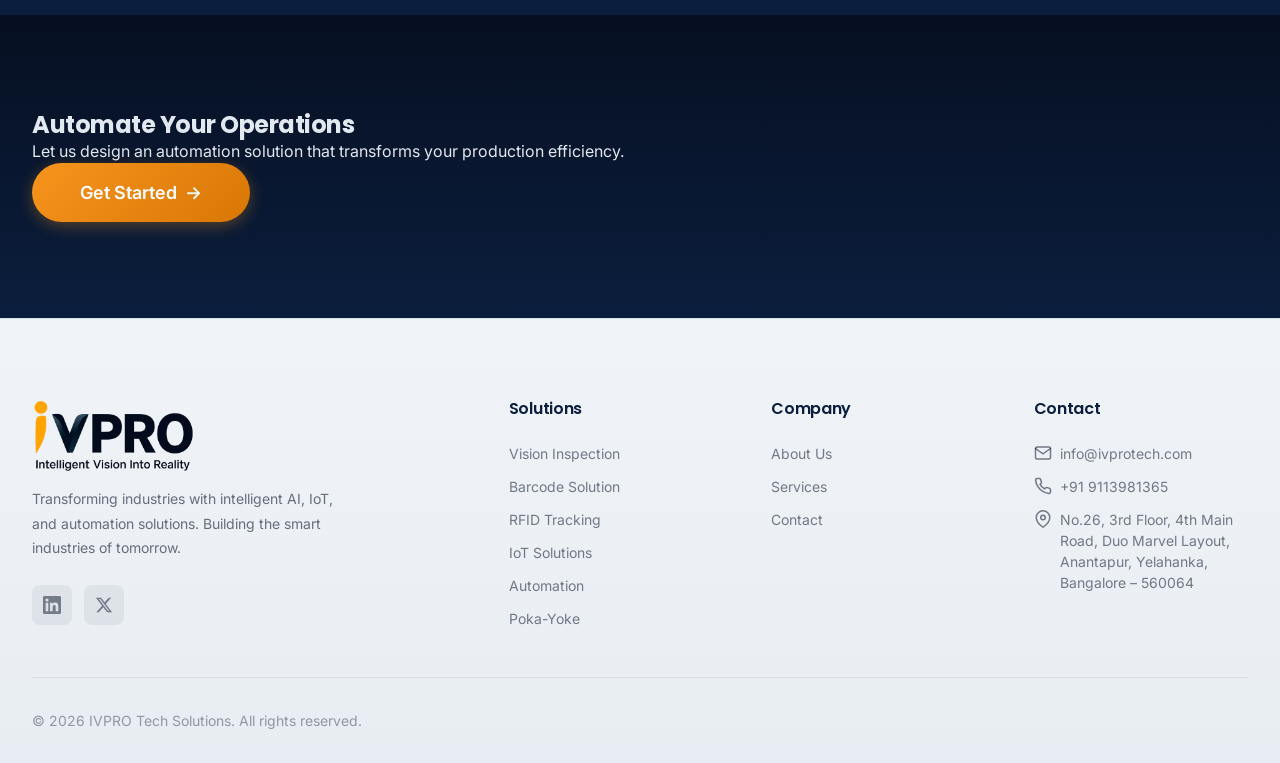
<file: pages/solution-automation.html>
<!DOCTYPE html>
<html lang="en">
<head>
  <meta charset="UTF-8">
  <meta name="viewport" content="width=device-width, initial-scale=1.0">
  <meta name="description" content="Industrial automation solutions by IVPRO Tech Solutions for PLC automation, machine communication, process control, productivity, and manufacturing efficiency.">
  <meta name="robots" content="index, follow">
  <meta name="author" content="IVPRO Tech Solutions">
  <link rel="canonical" href="https://ivprotech.com/pages/solution-automation.html">
  <meta property="og:locale" content="en_IN">
  <meta property="og:type" content="website">
  <meta property="og:site_name" content="IVPRO Tech Solutions">
  <meta property="og:title" content="Industrial Automation Solutions | IVPRO Tech Solutions">
  <meta property="og:description" content="PLC automation, process control, machine communication, and manufacturing efficiency systems for industrial operations.">
  <meta property="og:url" content="https://ivprotech.com/pages/solution-automation.html">
  <meta property="og:image" content="https://ivprotech.com/assets/automation_system.png">
  <meta name="twitter:card" content="summary_large_image">
  <meta name="twitter:title" content="Industrial Automation Solutions | IVPRO Tech Solutions">
  <meta name="twitter:description" content="PLC automation, process control, and machine communication systems for smart manufacturing.">
  <meta name="twitter:image" content="https://ivprotech.com/assets/automation_system.png">
  <title>Industrial Automation Solutions | IVPRO Tech Solutions</title>
  <link rel="stylesheet" href="../css/variables.css">
  <link rel="stylesheet" href="../css/base.css">
  <link rel="stylesheet" href="../css/nav.css">
  <link rel="stylesheet" href="../css/pages.css">
  <link rel="stylesheet" href="../css/integration-pipeline.css">
  <link rel="stylesheet" href="../css/pipeline-responsive.css">
  <link rel="icon" type="image/png" href="../assets/favicon.png">
</head>
<body>

  <section class="page-hero" style="min-height:auto;padding-bottom:var(--space-6);">
    <div class="page-hero__bg"><div class="page-hero__bg-grid"></div><div class="page-hero__bg-glow" style="background:#0077B6;"></div></div>
    <div class="container">
      <div class="solution-hero__content">
        <div style="position:relative;z-index:1;">
          <div class="page-hero__breadcrumb" style="justify-content:flex-start;">
            <a href="../index.html">Home</a><span>/</span><a href="solutions.html">Solutions</a><span>/</span><span>Automation</span>
          </div>
          <span class="section-label" style="color:#3B82F6;">Automation Solution</span>
          <h1 class="page-hero__title" style="text-align:left;font-size:var(--fs-h1);">Industrial Automation</h1>
          <p class="page-hero__subtitle" style="text-align:left;margin:0;margin-top:var(--space-4);">Process automation, machine communication, and efficiency improvement through intelligent control systems.</p>
          <div style="margin-top:var(--space-6);display:flex;gap:var(--space-4);">
            <a href="contact.html" class="btn btn--primary">Get Started <span class="btn-arrow">&rarr;</span></a>
            <a href="contact.html" class="btn btn--secondary">Get Quote</a>
          </div>
        </div>
        <div class="solution-image solution-image--hero">
          <img src="../assets/automation_system.png" alt="Industrial automation line with robotic arm, PLC controls, and HMI dashboard">
        </div>
      </div>
      <div class="hero__pipeline" id="integrationPipeline">
        <p class="hero__pipeline-label" style="color:#3B82F6;">From Machine to Dashboard, Seamlessly</p>
        <div class="intg__stages">
          <div class="intg__card" data-stage="1">
            <div class="intg__machines">
              <div class="intg__machine-row">
                <div class="intg__machine-icon" style="background:rgba(59,130,246,0.1);color:#3B82F6;"><svg width="10" height="10" viewBox="0 0 24 24" fill="none" stroke="currentColor" stroke-width="2"><rect x="2" y="3" width="20" height="14" rx="2"/><line x1="8" y1="21" x2="16" y2="21"/><line x1="12" y1="17" x2="12" y2="21"/></svg></div>
                <span class="intg__machine-name">CNC-03</span>
                <span class="intg__machine-proto intg__machine-proto--opcua">OPC-UA</span>
                <div class="intg__machine-status"></div>
              </div>
              <div class="intg__machine-row">
                <div class="intg__machine-icon" style="background:rgba(6,182,212,0.1);color:#06B6D4;"><svg width="10" height="10" viewBox="0 0 24 24" fill="none" stroke="currentColor" stroke-width="2"><path d="M12 2L2 7l10 5 10-5-10-5z"/><path d="M2 17l10 5 10-5"/></svg></div>
                <span class="intg__machine-name">PRESS-07</span>
                <span class="intg__machine-proto intg__machine-proto--profinet">PROFINET</span>
                <div class="intg__machine-status"></div>
              </div>
              <div class="intg__machine-row">
                <div class="intg__machine-icon" style="background:rgba(139,92,246,0.1);color:#8B5CF6;"><svg width="10" height="10" viewBox="0 0 24 24" fill="none" stroke="currentColor" stroke-width="2"><rect x="2" y="7" width="20" height="14" rx="2"/><path d="M16 2v5"/><path d="M8 2v5"/></svg></div>
                <span class="intg__machine-name">MOLD-12</span>
                <span class="intg__machine-proto intg__machine-proto--modbus">MODBUS</span>
                <div class="intg__machine-status"></div>
              </div>
              <div class="intg__machine-row">
                <div class="intg__machine-icon" style="background:rgba(16,185,129,0.1);color:#10B981;"><svg width="10" height="10" viewBox="0 0 24 24" fill="none" stroke="currentColor" stroke-width="2"><path d="M14 16H9m10 0h3v-3.15a1 1 0 0 0-.84-.99L16 11l-2.7-3.6a1 1 0 0 0-.8-.4H5.24a2 2 0 0 0-1.8 1.1l-.8 1.63A6 6 0 0 0 2 12.42V16h2"/><circle cx="6.5" cy="16.5" r="2.5"/><circle cx="16.5" cy="16.5" r="2.5"/></svg></div>
                <span class="intg__machine-name">CONV-04</span>
                <span class="intg__machine-proto intg__machine-proto--mqtt">MQTT</span>
                <div class="intg__machine-status"></div>
              </div>
            </div>
            <span class="intg__label">CONNECTED</span>
          </div>
          <div class="intg__card" data-stage="2">
            <div class="intg__gateway">
              <div class="intg__gw-box">
                <div class="intg__gw-title"><svg width="10" height="10" viewBox="0 0 24 24" fill="none" stroke="currentColor" stroke-width="2"><rect x="2" y="3" width="20" height="14" rx="2"/><line x1="8" y1="21" x2="16" y2="21"/><line x1="12" y1="17" x2="12" y2="21"/></svg> EDGE GATEWAY</div>
                <div class="intg__gw-flow">
                  <div class="intg__gw-row"><span class="intg__gw-tag intg__gw-tag--raw">RAW</span> <span class="intg__gw-arrow">&rarr;</span> <span class="intg__gw-tag intg__gw-tag--json">JSON</span></div>
                  <div class="intg__gw-row"><span class="intg__gw-tag intg__gw-tag--raw">REG</span> <span class="intg__gw-arrow">&rarr;</span> <span class="intg__gw-tag intg__gw-tag--json">&deg;C</span></div>
                </div>
              </div>
              <div class="intg__gw-output">{"machine":"CNC-03",<br>"metric":"spindle_temp",<br>"value":62.4, "unit":"&deg;C"}</div>
            </div>
            <span class="intg__label">NORMALIZED</span>
          </div>
          <div class="intg__card" data-stage="3">
            <div class="intg__compute">
              <div class="intg__compute-header"><svg width="10" height="10" viewBox="0 0 24 24" fill="none" stroke="currentColor" stroke-width="2"><rect x="4" y="4" width="16" height="16" rx="2"/><rect x="9" y="9" width="6" height="6"/><line x1="9" y1="2" x2="9" y2="4"/><line x1="15" y1="2" x2="15" y2="4"/><line x1="9" y1="20" x2="9" y2="22"/><line x1="15" y1="20" x2="15" y2="22"/></svg> EDGE COMPUTE</div>
              <div class="intg__compute-metrics">
                <div class="intg__metric-row"><span class="intg__metric-label">OEE</span><div class="intg__metric-track"><div class="intg__metric-fill" style="--fill-w:78.6%;background:linear-gradient(90deg,#3B82F6,#10B981);"></div></div><span class="intg__metric-val" style="color:#10B981;">78.6%</span></div>
                <div class="intg__metric-row"><span class="intg__metric-label">Cycle</span><div class="intg__metric-track"><div class="intg__metric-fill" style="--fill-w:84%;background:#3B82F6;"></div></div><span class="intg__metric-val" style="color:#3B82F6;">42.3s</span></div>
                <div class="intg__metric-row"><span class="intg__metric-label">Yield</span><div class="intg__metric-track"><div class="intg__metric-fill" style="--fill-w:97%;background:#10B981;"></div></div><span class="intg__metric-val" style="color:#10B981;">97.1%</span></div>
                <div class="intg__metric-row"><span class="intg__metric-label">Energy</span><div class="intg__metric-track"><div class="intg__metric-fill" style="--fill-w:62%;background:#8B5CF6;"></div></div><span class="intg__metric-val" style="color:#8B5CF6;">4.2kW</span></div>
              </div>
            </div>
            <span class="intg__label">COMPUTED</span>
          </div>
          <div class="intg__card" data-stage="4">
            <div class="intg__dashboard">
              <div class="intg__dash-header"><svg width="10" height="10" viewBox="0 0 24 24" fill="none" stroke="currentColor" stroke-width="2"><rect x="3" y="3" width="7" height="7"/><rect x="14" y="3" width="7" height="7"/><rect x="3" y="14" width="7" height="7"/><rect x="14" y="14" width="7" height="7"/></svg> LIVE DASHBOARD</div>
              <div class="intg__dash-kpis">
                <div class="intg__dash-kpi"><div class="intg__dash-kpi-num" style="color:#10B981;">14<span style="font-size:9px;color:var(--color-text-light);">/18</span></div><div class="intg__dash-kpi-label">Running</div></div>
                <div class="intg__dash-kpi"><div class="intg__dash-kpi-num" style="color:#8B5CF6;">3,842</div><div class="intg__dash-kpi-label">Units Today</div></div>
              </div>
              <div class="intg__machine-bar">
                <div class="intg__machine-dot intg__machine-dot--run"></div>
                <div class="intg__machine-dot intg__machine-dot--run"></div>
                <div class="intg__machine-dot intg__machine-dot--idle"></div>
                <div class="intg__machine-dot intg__machine-dot--run"></div>
                <div class="intg__machine-dot intg__machine-dot--down"></div>
              </div>
              <div class="intg__machine-bar-legend">
                <span><span class="intg__legend-dot intg__legend-dot--run"></span>Run</span>
                <span><span class="intg__legend-dot intg__legend-dot--idle"></span>Idle</span>
                <span><span class="intg__legend-dot intg__legend-dot--down"></span>Down</span>
              </div>
              <svg class="intg__dash-chart" viewBox="0 0 150 28" fill="none">
                <path d="M0 24 Q10 22 20 20 T40 16 T60 14 T80 10 T100 12 T120 6 T140 8 T150 4" stroke="#8B5CF6" stroke-width="2" fill="none"/>
                <path d="M0 24 Q10 22 20 20 T40 16 T60 14 T80 10 T100 12 T120 6 T140 8 T150 4 V28 H0 Z" fill="url(#intgChartGrad)" opacity="0.12"/>
                <defs><linearGradient id="intgChartGrad" x1="0" y1="0" x2="0" y2="1"><stop offset="0%" stop-color="#8B5CF6"/><stop offset="100%" stop-color="transparent"/></linearGradient></defs>
              </svg>
            </div>
          </div>
          <div class="intg__card" data-stage="5">
            <div class="intg__alerts">
              <div class="intg__alert intg__alert--critical">
                <div class="intg__alert-badge"><svg width="10" height="10" viewBox="0 0 24 24" fill="none" stroke="currentColor" stroke-width="2.5"><path d="M10.29 3.86L1.82 18a2 2 0 0 0 1.71 3h16.94a2 2 0 0 0 1.71-3L13.71 3.86a2 2 0 0 0-3.42 0z"/></svg></div>
                <div class="intg__alert-content"><span class="intg__alert-title">PRESS-07 Critical</span><span class="intg__alert-desc">Hydraulic pressure &lt; 150 bar</span></div>
              </div>
              <div class="intg__alert intg__alert--warning">
                <div class="intg__alert-badge"><svg width="10" height="10" viewBox="0 0 24 24" fill="none" stroke="currentColor" stroke-width="2.5"><circle cx="12" cy="12" r="10"/><line x1="12" y1="8" x2="12" y2="12"/><line x1="12" y1="16" x2="12.01" y2="16"/></svg></div>
                <div class="intg__alert-content"><span class="intg__alert-title">CNC-03 Warning</span><span class="intg__alert-desc">Spindle vibration 4.2 mm/s</span></div>
              </div>
              <div class="intg__alert intg__alert--predictive">
                <div class="intg__alert-badge"><svg width="10" height="10" viewBox="0 0 24 24" fill="none" stroke="currentColor" stroke-width="2"><circle cx="12" cy="12" r="10"/><polyline points="12 6 12 12 16 14"/></svg></div>
                <div class="intg__alert-content"><span class="intg__alert-title">Predictive</span><span class="intg__alert-desc">CONV-04 bearing &mdash; 72 hrs</span></div>
              </div>
              <div class="intg__action-bar">
                <div class="intg__action-dot"></div>
                AUTO-RESPONSE ACTIVE
              </div>
            </div>
          </div>
        </div>
        <div class="intg__timeline">
          <div class="intg__timeline-progress"></div>
          <div class="intg__step" data-stage="1"><div class="intg__step-dot">1</div><div class="intg__step-title">Acquire</div></div>
          <div class="intg__step" data-stage="2"><div class="intg__step-dot">2</div><div class="intg__step-title">Normalize</div></div>
          <div class="intg__step" data-stage="3"><div class="intg__step-dot">3</div><div class="intg__step-title">Process</div></div>
          <div class="intg__step" data-stage="4"><div class="intg__step-dot">4</div><div class="intg__step-title">Visualize</div></div>
          <div class="intg__step" data-stage="5"><div class="intg__step-dot">5</div><div class="intg__step-title">Act</div></div>
        </div>
      </div>
    </div>
  </section>

  <section class="section">
    <div class="container">
      <div class="about-intro reveal">
        <div>
          <span class="section-label">The Challenge</span>
          <h2 class="about-intro__title">Manual Processes Hold You Back</h2>
          <p class="about-intro__text">Manual processes are slow, error-prone, and don't scale. As production demands grow, human-dependent workflows become the bottleneck.</p>
          <p class="about-intro__text">Industrial automation eliminates these constraints, enabling consistent quality, higher throughput, and reduced operational costs.</p>
        </div>
        <div class="solution-image">
          <img src="../assets/automation_manual_bottlenecks.png" alt="Manual manufacturing process with paperwork and parts waiting on a production line">
        </div>
      </div>
    </div>
  </section>

  <section class="section section--gray">
    <div class="container">
      <div class="text-center reveal"><span class="section-label">Features</span><h2 class="section-title">Automation Capabilities</h2></div>
      <div class="solution-features stagger-children" style="margin-top:var(--space-8);">
        <div class="card feature-card">
          <div class="feature-card__icon"><svg width="24" height="24" viewBox="0 0 24 24" fill="none" stroke="currentColor" stroke-width="2" stroke-linecap="round"><circle cx="12" cy="12" r="3"/><path d="M19.4 15a1.65 1.65 0 0 0 .33 1.82l.06.06a2 2 0 0 1-2.83 2.83l-.06-.06a1.65 1.65 0 0 0-1.82-.33"/></svg></div>
          <h3 class="feature-card__title">Process Automation</h3>
          <p class="feature-card__text">Automate repetitive tasks and workflows to increase throughput and reduce errors.</p>
        </div>
        <div class="card feature-card">
          <div class="feature-card__icon" style="background:rgba(247,148,29,0.1);color:var(--color-accent-orange);"><svg width="24" height="24" viewBox="0 0 24 24" fill="none" stroke="currentColor" stroke-width="2" stroke-linecap="round"><circle cx="6" cy="6" r="3"/><circle cx="18" cy="18" r="3"/><line x1="8.59" y1="13.51" x2="15.42" y2="17.49"/></svg></div>
          <h3 class="feature-card__title">Machine Communication</h3>
          <p class="feature-card__text">Enable seamless data exchange between PLCs, SCADA systems, and enterprise software.</p>
        </div>
        <div class="card feature-card">
          <div class="feature-card__icon" style="background:rgba(16,185,129,0.1);color:var(--color-success);"><svg width="24" height="24" viewBox="0 0 24 24" fill="none" stroke="currentColor" stroke-width="2" stroke-linecap="round" stroke-linejoin="round"><polyline points="23 6 13.5 15.5 8.5 10.5 1 18"/><polyline points="17 6 23 6 23 12"/></svg></div>
          <h3 class="feature-card__title">Efficiency Improvement</h3>
          <p class="feature-card__text">Optimize production cycles, reduce waste, and improve overall equipment effectiveness.</p>
        </div>
        <div class="card feature-card">
          <div class="feature-card__icon"><svg width="24" height="24" viewBox="0 0 24 24" fill="none" stroke="currentColor" stroke-width="2" stroke-linecap="round"><rect x="2" y="3" width="20" height="14" rx="2"/><line x1="8" y1="21" x2="16" y2="21"/><line x1="12" y1="17" x2="12" y2="21"/></svg></div>
          <h3 class="feature-card__title">SCADA Integration</h3>
          <p class="feature-card__text">Connect with SCADA systems for supervisory control and real-time monitoring.</p>
        </div>
        <div class="card feature-card">
          <div class="feature-card__icon" style="background:rgba(139,92,246,0.1);color:#8B5CF6;"><svg width="24" height="24" viewBox="0 0 24 24" fill="none" stroke="currentColor" stroke-width="2" stroke-linecap="round"><rect x="4" y="4" width="16" height="16" rx="2"/><rect x="9" y="9" width="6" height="6"/><line x1="9" y1="1" x2="9" y2="4"/><line x1="15" y1="1" x2="15" y2="4"/></svg></div>
          <h3 class="feature-card__title">PLC Programming</h3>
          <p class="feature-card__text">Custom PLC programming and configuration for industrial control applications.</p>
        </div>
        <div class="card feature-card">
          <div class="feature-card__icon" style="background:rgba(245,158,11,0.1);color:var(--color-warning);"><svg width="24" height="24" viewBox="0 0 24 24" fill="none" stroke="currentColor" stroke-width="2" stroke-linecap="round"><ellipse cx="12" cy="5" rx="9" ry="3"/><path d="M21 12c0 1.66-4 3-9 3s-9-1.34-9-3"/><path d="M3 5v14c0 1.66 4 3 9 3s9-1.34 9-3V5"/></svg></div>
          <h3 class="feature-card__title">Data Historization</h3>
          <p class="feature-card__text">Collect and store historical production data for analysis and compliance.</p>
        </div>
      </div>
    </div>
  </section>

  <section class="section section--dark">
    <div class="container">
      <div class="text-center reveal"><span class="section-label">Benefits</span><h2 class="section-title text-white">Why Automate</h2></div>
      <div class="benefits__grid stagger-children" style="margin-top:var(--space-8);">
        <div class="benefit-item">
          <div class="benefit-item__icon"><svg width="24" height="24" viewBox="0 0 24 24" fill="none" stroke="currentColor" stroke-width="2" stroke-linecap="round" stroke-linejoin="round"><polyline points="23 6 13.5 15.5 8.5 10.5 1 18"/><polyline points="17 6 23 6 23 12"/></svg></div>
          <div class="stat__number" data-count="40" data-suffix="%" style="font-size:var(--fs-h3);">0%</div>
          <h4 class="benefit-item__title" style="color:var(--color-white);">Higher Throughput</h4>
          <p class="benefit-item__text" style="color:var(--color-text-light);">Significant increase in production output</p>
        </div>
        <div class="benefit-item">
          <div class="benefit-item__icon" style="background:rgba(247,148,29,0.1);color:var(--color-accent-orange);"><svg width="24" height="24" viewBox="0 0 24 24" fill="none" stroke="currentColor" stroke-width="2" stroke-linecap="round"><circle cx="12" cy="12" r="10"/><circle cx="12" cy="12" r="6"/><circle cx="12" cy="12" r="2"/></svg></div>
          <div class="stat__number" data-count="95" data-suffix="%" style="font-size:var(--fs-h3);">0%</div>
          <h4 class="benefit-item__title" style="color:var(--color-white);">Consistency</h4>
          <p class="benefit-item__text" style="color:var(--color-text-light);">Repeatable quality in every production cycle</p>
        </div>
        <div class="benefit-item">
          <div class="benefit-item__icon" style="background:rgba(16,185,129,0.1);color:var(--color-success);"><svg width="24" height="24" viewBox="0 0 24 24" fill="none" stroke="currentColor" stroke-width="2" stroke-linecap="round"><circle cx="12" cy="12" r="10"/><polyline points="12 6 12 12 16 14"/></svg></div>
          <div class="stat__number" data-count="60" data-suffix="%" style="font-size:var(--fs-h3);">0%</div>
          <h4 class="benefit-item__title" style="color:var(--color-white);">Less Downtime</h4>
          <p class="benefit-item__text" style="color:var(--color-text-light);">Reduced unplanned stoppages and maintenance</p>
        </div>
        <div class="benefit-item">
          <div class="benefit-item__icon" style="background:rgba(139,92,246,0.1);color:#8B5CF6;"><svg width="24" height="24" viewBox="0 0 24 24" fill="none" stroke="currentColor" stroke-width="2" stroke-linecap="round" stroke-linejoin="round"><polygon points="13 2 3 14 12 14 11 22 21 10 12 10 13 2"/></svg></div>
          <div class="stat__number" style="font-size:var(--fs-h3);color:var(--color-accent);">ROI</div>
          <h4 class="benefit-item__title" style="color:var(--color-white);">Quick Payback</h4>
          <p class="benefit-item__text" style="color:var(--color-text-light);">Fast return on automation investment</p>
        </div>
      </div>
    </div>
  </section>

  <section class="section section--dark cta-banner">
    <div class="cta-banner__bg"></div>
    <div class="container">
      <div class="cta-banner__content reveal">
        <h2 class="cta-banner__title">Automate Your Operations</h2>
        <p class="cta-banner__text">Let us design an automation solution that transforms your production efficiency.</p>
        <a href="contact.html" class="btn btn--primary btn--lg">Get Started <span class="btn-arrow">&rarr;</span></a>
      </div>
    </div>
  </section>

  <script src="../js/components.js"></script>
  <script>document.addEventListener('DOMContentLoaded', () => initApp('solutions'));</script>
  <script>
  (function() {
    var pipelineStates = {};
    var pipelineCfg = {
      integrationPipeline: { sel: '.intg__card', color: 'rgba(59,130,246,0.3)', bright: '#3B82F6' }
    };
    function easeOut(t) { return 1 - (1 - t) * (1 - t); }
    function easeInOut(t) { return t < 0.5 ? 2 * t * t : 1 - Math.pow(-2 * t + 2, 2) / 2; }
    function getCoords(sectionId, index) {
      var cfg = pipelineCfg[sectionId]; var section = document.getElementById(sectionId);
      var cards = section.querySelectorAll(cfg.sel); var from = cards[index - 1]; var to = cards[index];
      var sameRow = Math.abs(from.offsetTop - to.offsetTop) < 30; var x1, y1, x2, y2;
      if (sameRow) { x1 = from.offsetLeft + from.offsetWidth + 6; y1 = from.offsetTop + from.offsetHeight / 2; x2 = to.offsetLeft - 6; y2 = to.offsetTop + to.offsetHeight / 2; }
      else { x1 = from.offsetLeft + from.offsetWidth / 2; y1 = from.offsetTop + from.offsetHeight + 6; x2 = to.offsetLeft + to.offsetWidth / 2; y2 = to.offsetTop - 6; }
      return { x1: x1, y1: y1, x2: x2, y2: y2, container: cards[0].parentElement };
    }
    function ensureSvg(sectionId) {
      var cfg = pipelineCfg[sectionId]; var section = document.getElementById(sectionId);
      var cards = section.querySelectorAll(cfg.sel); var container = cards[0].parentElement;
      container.style.position = 'relative'; var svg = container.querySelector('.pipeline-connectors');
      if (!svg) {
        svg = document.createElementNS('http://www.w3.org/2000/svg', 'svg');
        svg.setAttribute('class', 'pipeline-connectors');
        svg.style.cssText = 'position:absolute;top:0;left:0;width:100%;height:100%;pointer-events:none;z-index:3;overflow:visible;';
        var defs = document.createElementNS('http://www.w3.org/2000/svg', 'defs');
        var filter = document.createElementNS('http://www.w3.org/2000/svg', 'filter');
        filter.setAttribute('id', 'plGlow-' + sectionId); filter.setAttribute('x', '-100%'); filter.setAttribute('y', '-100%');
        filter.setAttribute('width', '300%'); filter.setAttribute('height', '300%');
        var blur = document.createElementNS('http://www.w3.org/2000/svg', 'feGaussianBlur');
        blur.setAttribute('stdDeviation', '4'); blur.setAttribute('result', 'b'); filter.appendChild(blur);
        var merge = document.createElementNS('http://www.w3.org/2000/svg', 'feMerge');
        ['b', 'SourceGraphic'].forEach(function(inp) { var mn = document.createElementNS('http://www.w3.org/2000/svg', 'feMergeNode'); mn.setAttribute('in', inp); merge.appendChild(mn); });
        filter.appendChild(merge); defs.appendChild(filter); svg.appendChild(defs); container.appendChild(svg);
      }
      return svg;
    }
    function growLine(sectionId, index, cb) {
      var cfg = pipelineCfg[sectionId]; var c = getCoords(sectionId, index); var svg = ensureSvg(sectionId);
      var line = document.createElementNS('http://www.w3.org/2000/svg', 'line');
      line.setAttribute('x1', c.x1); line.setAttribute('y1', c.y1); line.setAttribute('x2', c.x1); line.setAttribute('y2', c.y1);
      line.setAttribute('stroke', cfg.color); line.setAttribute('stroke-width', '2'); line.setAttribute('stroke-dasharray', '6,6');
      svg.appendChild(line); var dur = 280; var start = performance.now();
      function tick(now) { var t = Math.min((now - start) / dur, 1); t = easeOut(t);
        line.setAttribute('x2', c.x1 + (c.x2 - c.x1) * t); line.setAttribute('y2', c.y1 + (c.y2 - c.y1) * t);
        if (t < 1) requestAnimationFrame(tick); else cb(); }
      requestAnimationFrame(tick);
    }
    function sendPulse(sectionId, index, cb) {
      var cfg = pipelineCfg[sectionId]; var c = getCoords(sectionId, index); var svg = ensureSvg(sectionId);
      var g = document.createElementNS('http://www.w3.org/2000/svg', 'g');
      var outer = document.createElementNS('http://www.w3.org/2000/svg', 'circle');
      outer.setAttribute('r', '6'); outer.setAttribute('fill', cfg.bright); outer.setAttribute('opacity', '0.45');
      outer.setAttribute('filter', 'url(#plGlow-' + sectionId + ')'); g.appendChild(outer);
      var inner = document.createElementNS('http://www.w3.org/2000/svg', 'circle');
      inner.setAttribute('r', '2.5'); inner.setAttribute('fill', '#fff'); inner.setAttribute('opacity', '0.95'); g.appendChild(inner);
      g.setAttribute('transform', 'translate(' + c.x1 + ',' + c.y1 + ')'); svg.appendChild(g);
      var dur = 550; var start = performance.now();
      function tick(now) { var t = Math.min((now - start) / dur, 1); t = easeInOut(t);
        var x = c.x1 + (c.x2 - c.x1) * t; var y = c.y1 + (c.y2 - c.y1) * t;
        g.setAttribute('transform', 'translate(' + x + ',' + y + ')');
        if (t < 1) { requestAnimationFrame(tick); } else {
          var fadeStart = performance.now();
          function fadeOut(now2) { var ft = Math.min((now2 - fadeStart) / 220, 1); g.setAttribute('opacity', String(1 - ft));
            if (ft < 1) requestAnimationFrame(fadeOut); else { g.remove(); cb(); } }
          requestAnimationFrame(fadeOut); } }
      requestAnimationFrame(tick);
    }
    function drawStatic(sectionId, activeIndex) {
      var cfg = pipelineCfg[sectionId]; if (!cfg) return;
      var section = document.getElementById(sectionId); if (!section) return;
      section.querySelectorAll('.pipeline-connectors').forEach(function(el) { el.remove(); });
      if (window.innerWidth > 768 || activeIndex < 1) return;
      var cards = section.querySelectorAll(cfg.sel); if (cards.length < 2) return;
      var svg = ensureSvg(sectionId); var limit = Math.min(activeIndex, cards.length - 1);
      for (var i = 1; i <= limit; i++) { var c = getCoords(sectionId, i);
        var line = document.createElementNS('http://www.w3.org/2000/svg', 'line');
        line.setAttribute('x1', c.x1); line.setAttribute('y1', c.y1); line.setAttribute('x2', c.x2); line.setAttribute('y2', c.y2);
        line.setAttribute('stroke', cfg.color); line.setAttribute('stroke-width', '2'); line.setAttribute('stroke-dasharray', '6,6');
        svg.appendChild(line); }
    }
    function initPipeline(sectionId, cardSel, stepSel, progressSel) {
      var section = document.getElementById(sectionId); if (!section) return;
      var cards = section.querySelectorAll(cardSel); var steps = section.querySelectorAll(stepSel);
      var progress = section.querySelector(progressSel); var total = cards.length; var started = false; var running = false;
      function activateUpTo(index) {
        cards.forEach(function(c, i) { c.classList.toggle('active', i <= index); });
        steps.forEach(function(s, i) { s.classList.toggle('active', i <= index); });
        if (progress) progress.style.width = (index / (total - 1)) * 100 + '%'; pipelineStates[sectionId] = index;
      }
      function runMobile() {
        cards.forEach(function(c) { c.classList.remove('active'); }); steps.forEach(function(s) { s.classList.remove('active'); });
        if (progress) progress.style.width = '0%'; pipelineStates[sectionId] = -1;
        section.querySelectorAll('.pipeline-connectors').forEach(function(el) { el.remove(); });
        var i = 0;
        function next() { if (!running) return; if (i >= total) { setTimeout(function() { if (running) runMobile(); }, 5000); return; }
          if (i === 0) { activateUpTo(0); i++; setTimeout(next, 500); }
          else { var idx = i; growLine(sectionId, idx, function() { if (!running) return; activateUpTo(idx);
            setTimeout(function() { if (!running) return; sendPulse(sectionId, idx, function() { i++; setTimeout(next, 80); }); }, 380); }); } }
        setTimeout(next, 300);
      }
      function runDesktop() {
        cards.forEach(function(c) { c.classList.remove('active'); }); steps.forEach(function(s) { s.classList.remove('active'); });
        if (progress) progress.style.width = '0%'; pipelineStates[sectionId] = -1; var i = 0;
        var iv = setInterval(function() { if (!running) { clearInterval(iv); return; } activateUpTo(i); i++;
          if (i >= total) { clearInterval(iv); setTimeout(function() { if (running) runDesktop(); }, 5000); } }, 1200);
      }
      function run() { running = true; if (window.innerWidth <= 768) runMobile(); else runDesktop(); }
      new IntersectionObserver(function(entries) { entries.forEach(function(entry) {
        if (entry.isIntersecting && !started) { started = true; run(); } }); }, { threshold: 0.15 }).observe(section);
    }
    initPipeline('integrationPipeline', '.intg__card', '.intg__step', '.intg__timeline-progress');
    var _pRT; window.addEventListener('resize', function() { clearTimeout(_pRT); _pRT = setTimeout(function() {
      Object.keys(pipelineStates).forEach(function(id) { if (pipelineStates[id] >= 0) drawStatic(id, pipelineStates[id]); }); }, 250); });
  })();
  </script>
</body>
</html>
</file>
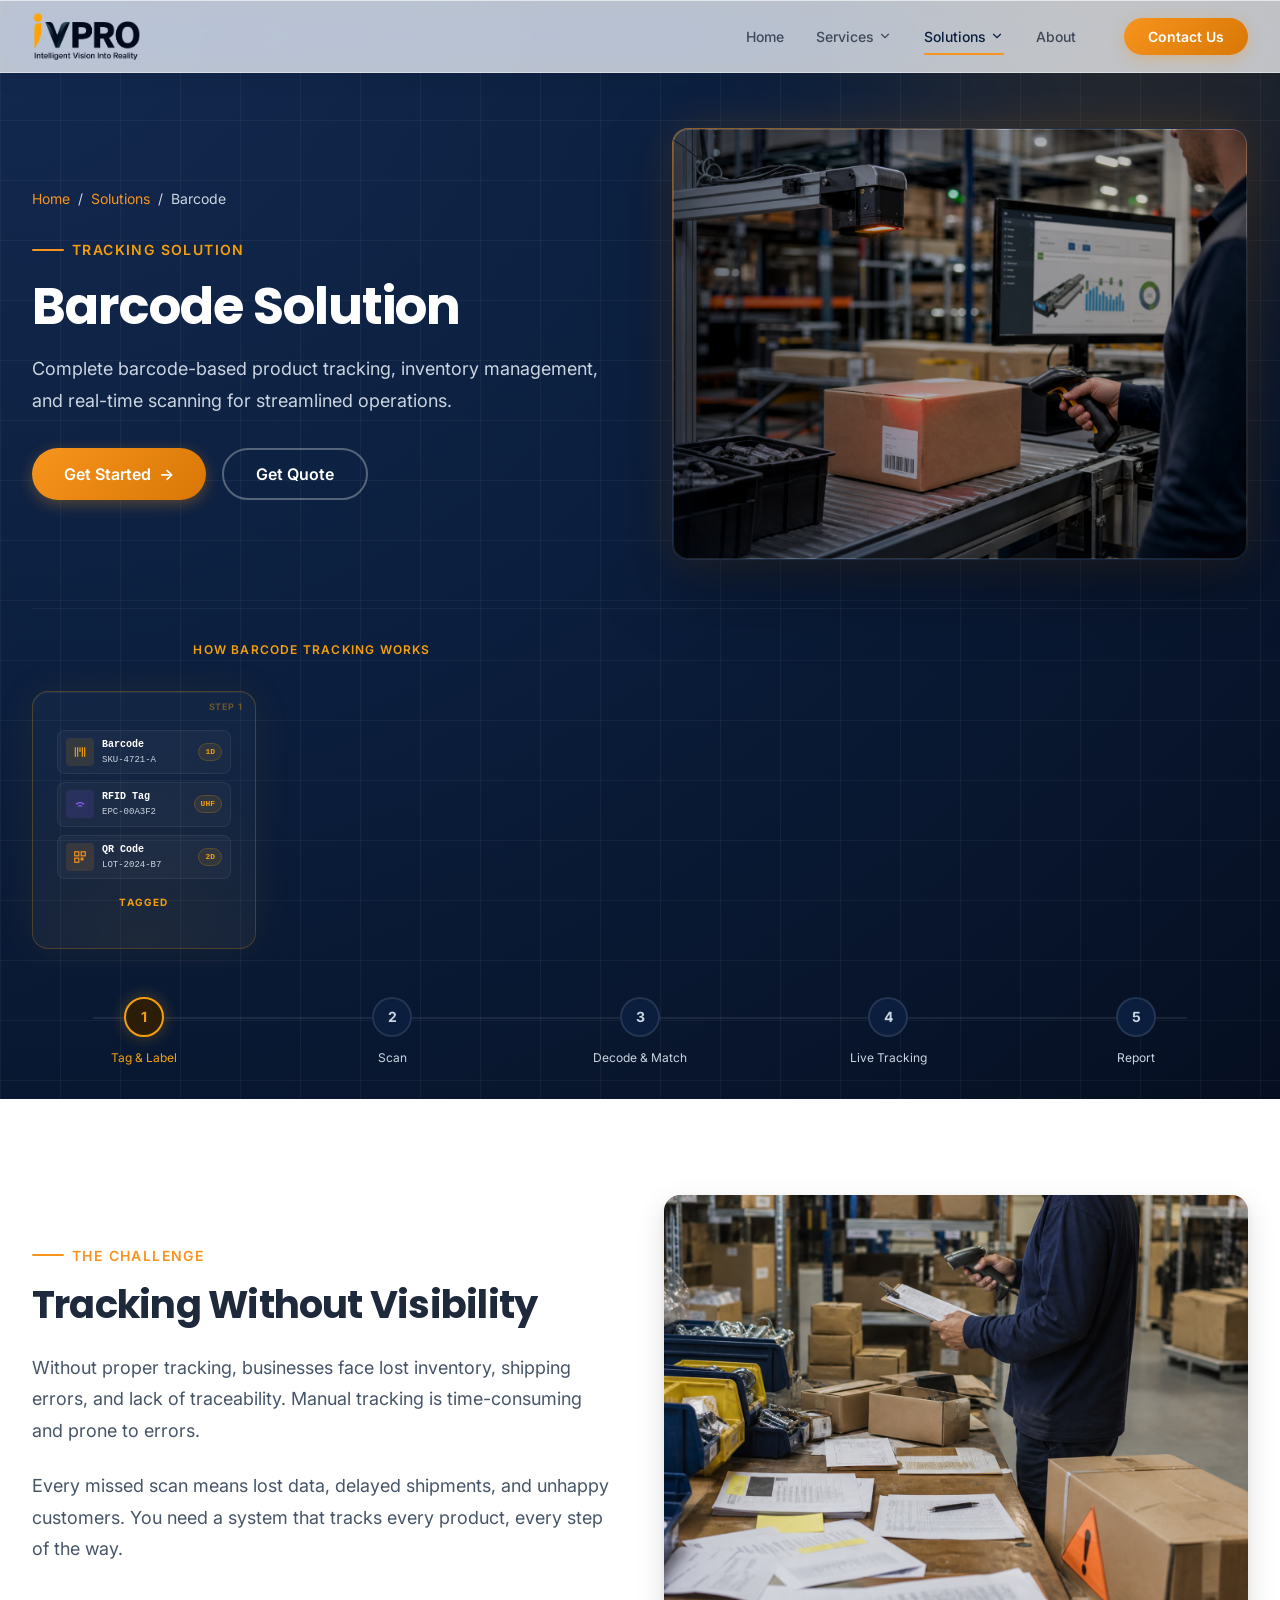
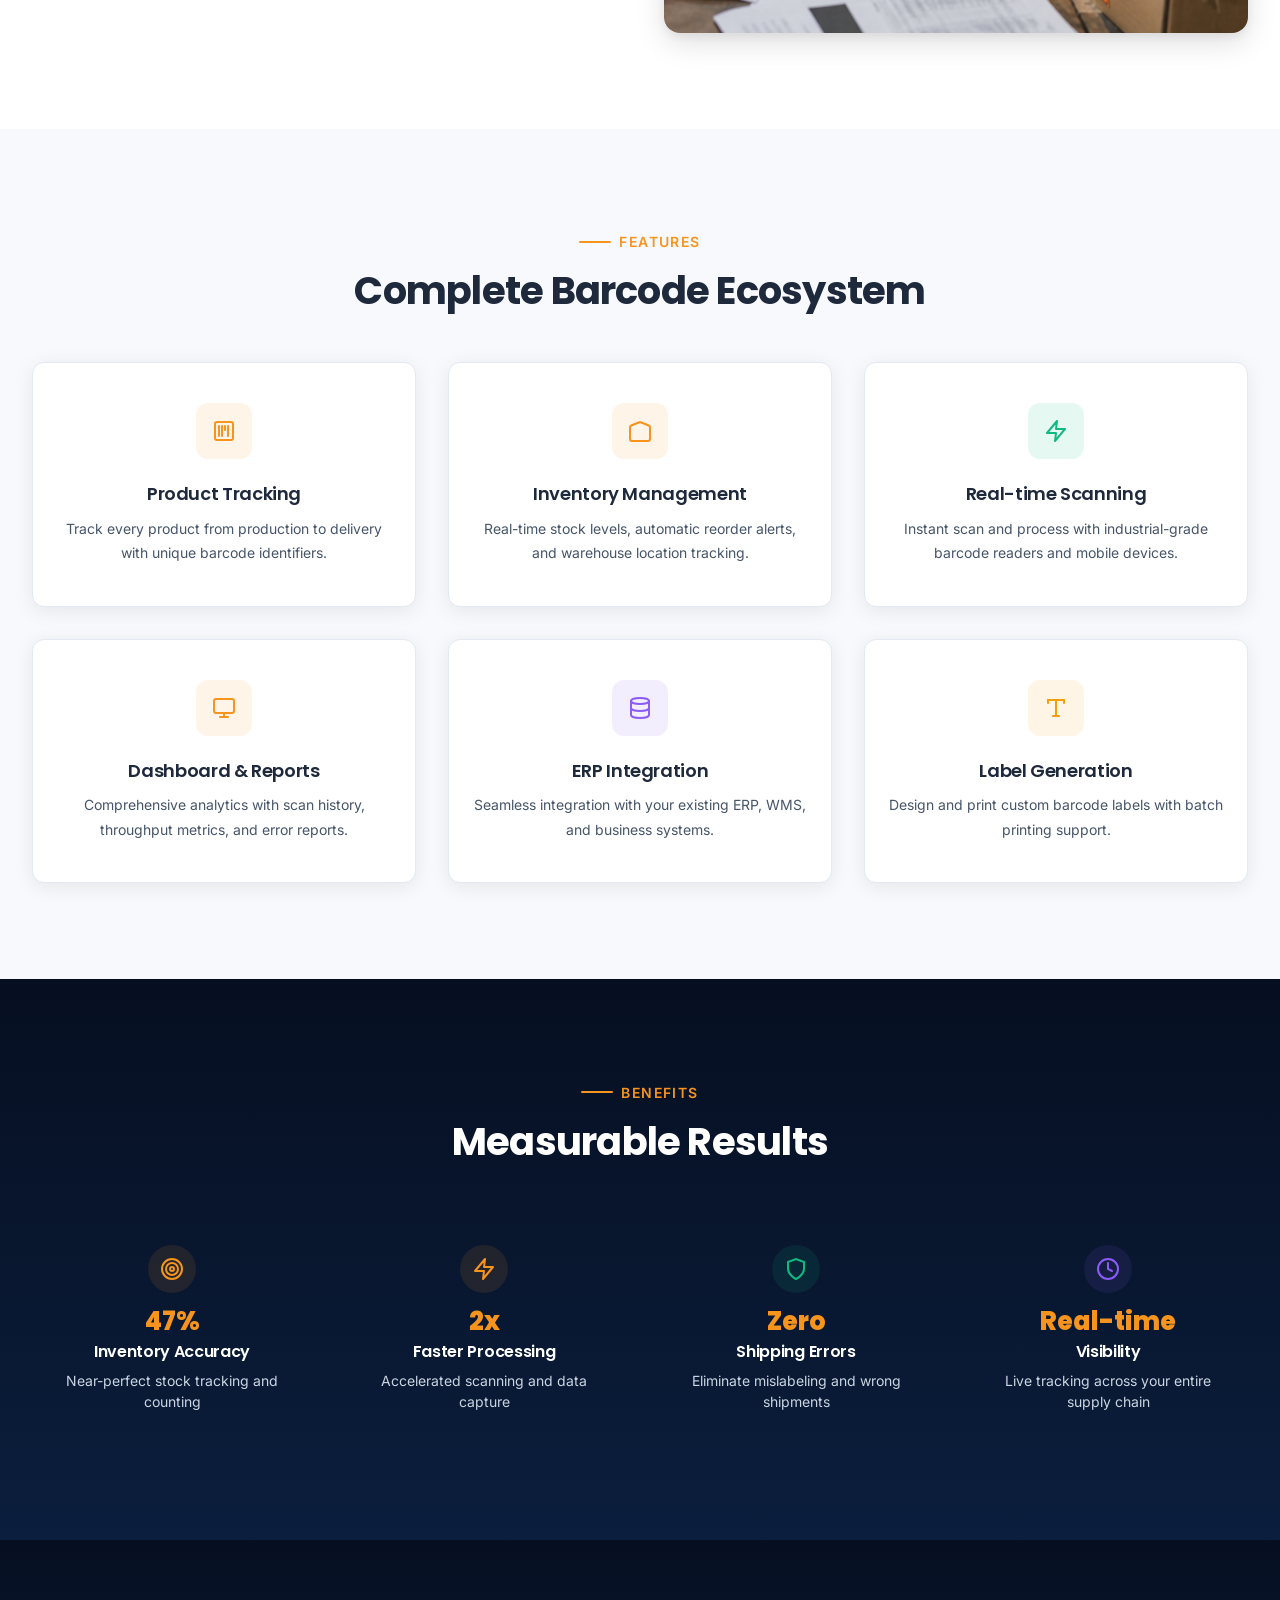
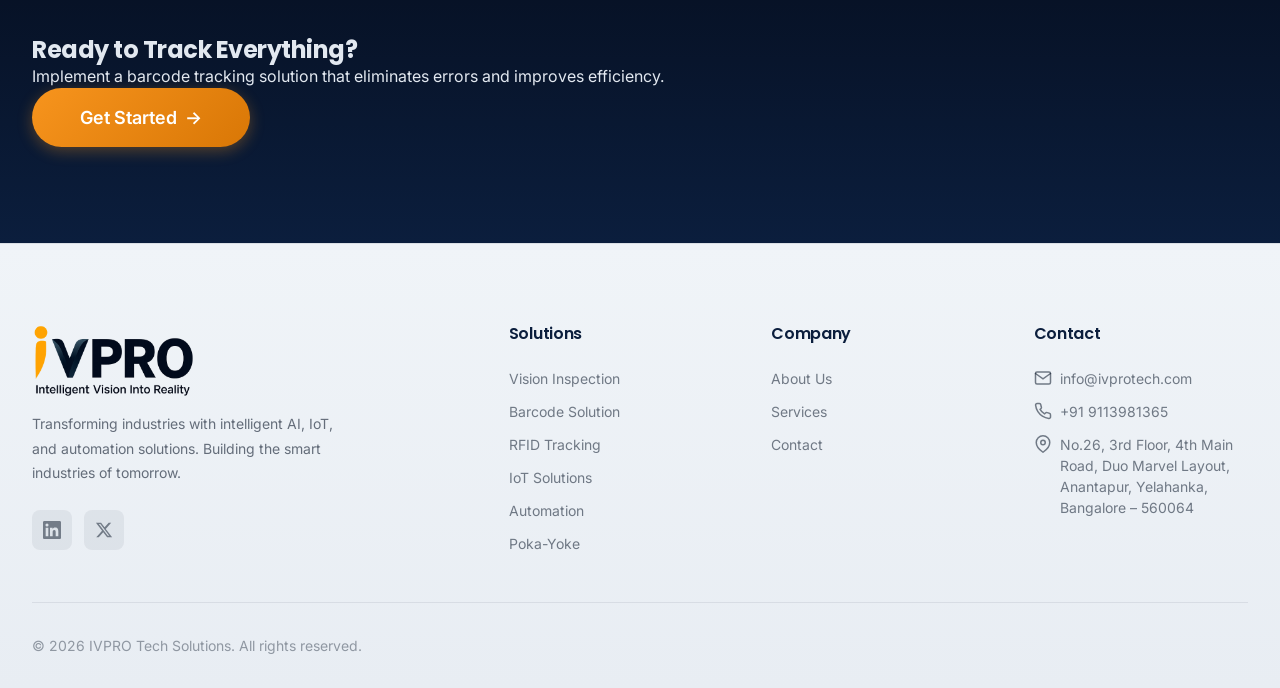
<file: pages/solution-barcode.html>
<!DOCTYPE html>
<html lang="en">
<head>
  <meta charset="UTF-8">
  <meta name="viewport" content="width=device-width, initial-scale=1.0">
  <meta name="description" content="Barcode tracking solutions by IVPRO Tech Solutions for product traceability, inventory management, real-time scanning, and warehouse operations.">
  <meta name="robots" content="index, follow">
  <meta name="author" content="IVPRO Tech Solutions">
  <link rel="canonical" href="https://ivprotech.com/pages/solution-barcode.html">
  <meta property="og:locale" content="en_IN">
  <meta property="og:type" content="website">
  <meta property="og:site_name" content="IVPRO Tech Solutions">
  <meta property="og:title" content="Barcode Tracking Solution | IVPRO Tech Solutions">
  <meta property="og:description" content="Barcode-based product traceability, inventory management, and real-time scanning for industrial and warehouse operations.">
  <meta property="og:url" content="https://ivprotech.com/pages/solution-barcode.html">
  <meta property="og:image" content="https://ivprotech.com/assets/barcode_tracking_system.png">
  <meta name="twitter:card" content="summary_large_image">
  <meta name="twitter:title" content="Barcode Tracking Solution | IVPRO Tech Solutions">
  <meta name="twitter:description" content="Barcode traceability and inventory tracking systems for streamlined industrial operations.">
  <meta name="twitter:image" content="https://ivprotech.com/assets/barcode_tracking_system.png">
  <title>Barcode Tracking Solution | IVPRO Tech Solutions</title>
  <link rel="stylesheet" href="../css/variables.css">
  <link rel="stylesheet" href="../css/base.css">
  <link rel="stylesheet" href="../css/nav.css">
  <link rel="stylesheet" href="../css/pages.css">
  <link rel="stylesheet" href="../css/barcode-pipeline.css">
  <link rel="stylesheet" href="../css/pipeline-responsive.css">
  <link rel="icon" type="image/png" href="../assets/favicon.png">
</head>
<body>

  <!-- Hero -->
  <section class="page-hero" style="min-height:auto;padding-bottom:var(--space-6);">
    <div class="page-hero__bg"><div class="page-hero__bg-grid"></div><div class="page-hero__bg-glow" style="background:#F59E0B;"></div></div>
    <div class="container">
      <div class="solution-hero__content">
        <div style="position:relative;z-index:1;">
          <div class="page-hero__breadcrumb" style="justify-content:flex-start;">
            <a href="../index.html">Home</a><span>/</span><a href="solutions.html">Solutions</a><span>/</span><span>Barcode</span>
          </div>
          <span class="section-label" style="color:#F59E0B;">Tracking Solution</span>
          <h1 class="page-hero__title" style="text-align:left;font-size:var(--fs-h1);">Barcode Solution</h1>
          <p class="page-hero__subtitle" style="text-align:left;margin:0;margin-top:var(--space-4);">Complete barcode-based product tracking, inventory management, and real-time scanning for streamlined operations.</p>
          <div style="margin-top:var(--space-6);display:flex;gap:var(--space-4);">
            <a href="contact.html" class="btn btn--primary">Get Started <span class="btn-arrow">&rarr;</span></a>
            <a href="contact.html" class="btn btn--secondary">Get Quote</a>
          </div>
        </div>
        <div class="solution-image solution-image--hero">
          <img src="../assets/barcode_tracking_system.png" alt="Barcode tracking system scanning labeled packages on a conveyor with inventory dashboard">
        </div>
      </div>
      <div class="hero__pipeline" id="barcodePipeline">
        <p class="hero__pipeline-label" style="color:#F59E0B;">How Barcode Tracking Works</p>
        <div class="bc__stages">
          <div class="bc__card" data-stage="1">
            <div class="bc__tag-area">
              <div class="bc__tag-item">
                <div class="bc__tag-icon bc__tag-icon--barcode"><svg width="14" height="14" viewBox="0 0 24 24" fill="none" stroke="currentColor" stroke-width="2"><line x1="4" y1="4" x2="4" y2="20"/><line x1="8" y1="4" x2="8" y2="20"/><line x1="12" y1="4" x2="12" y2="12"/><line x1="16" y1="4" x2="16" y2="20"/><line x1="20" y1="4" x2="20" y2="20"/></svg></div>
                <div class="bc__tag-text"><strong>Barcode</strong><span>SKU-4721-A</span></div>
                <span class="bc__tag-chip">1D</span>
              </div>
              <div class="bc__tag-item">
                <div class="bc__tag-icon bc__tag-icon--rfid"><svg width="14" height="14" viewBox="0 0 24 24" fill="none" stroke="currentColor" stroke-width="2"><path d="M5 12.55a11 11 0 0 1 14.08 0"/><path d="M8.53 16.11a6 6 0 0 1 6.95 0"/><line x1="12" y1="20" x2="12.01" y2="20"/></svg></div>
                <div class="bc__tag-text"><strong>RFID Tag</strong><span>EPC-00A3F2</span></div>
                <span class="bc__tag-chip">UHF</span>
              </div>
              <div class="bc__tag-item">
                <div class="bc__tag-icon bc__tag-icon--qr"><svg width="14" height="14" viewBox="0 0 24 24" fill="none" stroke="currentColor" stroke-width="2"><rect x="3" y="3" width="7" height="7"/><rect x="14" y="3" width="7" height="7"/><rect x="3" y="14" width="7" height="7"/><rect x="14" y="14" width="3" height="3"/></svg></div>
                <div class="bc__tag-text"><strong>QR Code</strong><span>LOT-2024-B7</span></div>
                <span class="bc__tag-chip">2D</span>
              </div>
            </div>
            <span class="bc__label">TAGGED</span>
          </div>
          <div class="bc__card" data-stage="2">
            <div class="bc__scanner">
              <div class="bc__scan-window">
                <div class="bc__scan-barcode">
                  <div class="bc__scan-bar" style="height:30px;"></div>
                  <div class="bc__scan-bar" style="height:38px;"></div>
                  <div class="bc__scan-bar" style="height:22px;"></div>
                  <div class="bc__scan-bar" style="height:38px;"></div>
                  <div class="bc__scan-bar" style="height:26px;"></div>
                  <div class="bc__scan-bar" style="height:42px;"></div>
                  <div class="bc__scan-bar" style="height:34px;"></div>
                  <div class="bc__scan-bar" style="height:22px;"></div>
                  <div class="bc__scan-bar" style="height:38px;"></div>
                  <div class="bc__scan-bar" style="height:30px;"></div>
                </div>
                <div class="bc__scan-beam"></div>
              </div>
              <div class="bc__scan-result">
                <div class="bc__scan-ok"><svg width="10" height="10" viewBox="0 0 24 24" fill="none" stroke="currentColor" stroke-width="3"><polyline points="20 6 9 17 4 12"/></svg></div>
                <span>Match: SKU-4721-A</span>
              </div>
            </div>
            <span class="bc__label">SCANNED</span>
          </div>
          <div class="bc__card" data-stage="3">
            <div class="bc__decode">
              <div class="bc__decode-input"><svg width="10" height="10" viewBox="0 0 24 24" fill="none" stroke="currentColor" stroke-width="2"><rect x="3" y="3" width="18" height="18" rx="2"/><line x1="7" y1="7" x2="7" y2="17"/><line x1="10" y1="7" x2="10" y2="17"/><line x1="13" y1="7" x2="13" y2="11"/></svg> 01 00614141 07346 3</div>
              <div class="bc__decode-arrow">&darr;</div>
              <div class="bc__decode-output">
                <div class="bc__decode-row"><span class="bc__decode-key">SKU</span><span class="bc__decode-val">4721-A</span></div>
                <div class="bc__decode-row"><span class="bc__decode-key">Lot</span><span class="bc__decode-val">2024-B7</span></div>
                <div class="bc__decode-row"><span class="bc__decode-key">Batch</span><span class="bc__decode-val">03/24</span></div>
                <div class="bc__decode-row"><span class="bc__decode-key">Expiry</span><span class="bc__decode-val">12/25</span></div>
              </div>
              <div class="bc__decode-status"><div class="bc__decode-dot"></div> DB MATCHED</div>
            </div>
            <span class="bc__label">DECODED</span>
          </div>
          <div class="bc__card" data-stage="4">
            <div class="bc__tracker">
              <div class="bc__tracker-header"><svg width="10" height="10" viewBox="0 0 24 24" fill="none" stroke="currentColor" stroke-width="2"><rect x="3" y="3" width="7" height="7"/><rect x="14" y="3" width="7" height="7"/><rect x="3" y="14" width="7" height="7"/><rect x="14" y="14" width="7" height="7"/></svg> Live Tracking</div>
              <div class="bc__tracker-grid">
                <div class="bc__tracker-cell bc__tracker-cell--active">A1</div>
                <div class="bc__tracker-cell bc__tracker-cell--shipped">A2</div>
                <div class="bc__tracker-cell">A3</div>
                <div class="bc__tracker-cell bc__tracker-cell--active">A4</div>
                <div class="bc__tracker-cell">B1</div>
                <div class="bc__tracker-cell bc__tracker-cell--shipped">B2</div>
                <div class="bc__tracker-cell bc__tracker-cell--active">B3</div>
                <div class="bc__tracker-cell">B4</div>
              </div>
              <div class="bc__tracker-legend">
                <span><span class="bc__tracker-legend-dot" style="background:#F59E0B;"></span>Active</span>
                <span><span class="bc__tracker-legend-dot" style="background:#10B981;"></span>Shipped</span>
                <span><span class="bc__tracker-legend-dot" style="background:rgba(255,255,255,0.1);"></span>Empty</span>
              </div>
            </div>
            <span class="bc__label">TRACKING</span>
          </div>
          <div class="bc__card" data-stage="5">
            <div class="bc__report">
              <div class="bc__report-kpis">
                <div class="bc__report-kpi"><div class="bc__report-kpi-num" style="color:#F59E0B;">2,847</div><div class="bc__report-kpi-label">SCANS TODAY</div></div>
                <div class="bc__report-kpi"><div class="bc__report-kpi-num" style="color:#10B981;">99.97%</div><div class="bc__report-kpi-label">ACCURACY</div></div>
                <div class="bc__report-kpi"><div class="bc__report-kpi-num" style="color:var(--color-accent);">0.3s</div><div class="bc__report-kpi-label">AVG SCAN</div></div>
                <div class="bc__report-kpi"><div class="bc__report-kpi-num" style="color:#8B5CF6;">412</div><div class="bc__report-kpi-label">SHIPPED</div></div>
              </div>
              <div class="bc__report-bar">
                <span class="bc__report-bar-label">Barcode</span>
                <div class="bc__report-bar-track"><div class="bc__report-bar-fill" style="--fill-w:85%;background:#F59E0B;"></div></div>
              </div>
              <div class="bc__report-bar">
                <span class="bc__report-bar-label">RFID</span>
                <div class="bc__report-bar-track"><div class="bc__report-bar-fill" style="--fill-w:72%;background:#8B5CF6;"></div></div>
              </div>
              <div class="bc__report-export"><div class="bc__report-export-dot"></div> EXPORT REPORT &rarr;</div>
            </div>
          </div>
        </div>
        <div class="bc__timeline">
          <div class="bc__timeline-progress"></div>
          <div class="bc__step" data-stage="1"><div class="bc__step-dot">1</div><div class="bc__step-title">Tag &amp; Label</div></div>
          <div class="bc__step" data-stage="2"><div class="bc__step-dot">2</div><div class="bc__step-title">Scan</div></div>
          <div class="bc__step" data-stage="3"><div class="bc__step-dot">3</div><div class="bc__step-title">Decode &amp; Match</div></div>
          <div class="bc__step" data-stage="4"><div class="bc__step-dot">4</div><div class="bc__step-title">Live Tracking</div></div>
          <div class="bc__step" data-stage="5"><div class="bc__step-dot">5</div><div class="bc__step-title">Report</div></div>
        </div>
      </div>
    </div>
  </section>

  <!-- Problem -->
  <section class="section">
    <div class="container">
      <div class="about-intro reveal">
        <div>
          <span class="section-label">The Challenge</span>
          <h2 class="about-intro__title">Tracking Without Visibility</h2>
          <p class="about-intro__text">Without proper tracking, businesses face lost inventory, shipping errors, and lack of traceability. Manual tracking is time-consuming and prone to errors.</p>
          <p class="about-intro__text">Every missed scan means lost data, delayed shipments, and unhappy customers. You need a system that tracks every product, every step of the way.</p>
        </div>
        <div class="solution-image">
          <img src="../assets/barcode_inventory_challenges.png" alt="Manual inventory counting with paperwork and scanner before barcode tracking integration">
        </div>
      </div>
    </div>
  </section>

  <!-- Features -->
  <section class="section section--gray">
    <div class="container">
      <div class="text-center reveal">
        <span class="section-label">Features</span>
        <h2 class="section-title">Complete Barcode Ecosystem</h2>
      </div>
      <div class="solution-features stagger-children" style="margin-top: var(--space-8);">
        <div class="card feature-card">
          <div class="feature-card__icon"><svg width="24" height="24" viewBox="0 0 24 24" fill="none" stroke="currentColor" stroke-width="2" stroke-linecap="round"><rect x="3" y="3" width="18" height="18" rx="2"/><line x1="7" y1="7" x2="7" y2="17"/><line x1="10" y1="7" x2="10" y2="17"/><line x1="13" y1="7" x2="13" y2="11"/><line x1="16" y1="7" x2="16" y2="17"/></svg></div>
          <h3 class="feature-card__title">Product Tracking</h3>
          <p class="feature-card__text">Track every product from production to delivery with unique barcode identifiers.</p>
        </div>
        <div class="card feature-card">
          <div class="feature-card__icon" style="background:rgba(247,148,29,0.1);color:var(--color-accent-orange);"><svg width="24" height="24" viewBox="0 0 24 24" fill="none" stroke="currentColor" stroke-width="2" stroke-linecap="round"><path d="M22 8.35V20a2 2 0 0 1-2 2H4a2 2 0 0 1-2-2V8.35A2 2 0 0 1 3.26 6.5l8-3.2a2 2 0 0 1 1.48 0l8 3.2A2 2 0 0 1 22 8.35z"/></svg></div>
          <h3 class="feature-card__title">Inventory Management</h3>
          <p class="feature-card__text">Real-time stock levels, automatic reorder alerts, and warehouse location tracking.</p>
        </div>
        <div class="card feature-card">
          <div class="feature-card__icon" style="background:rgba(16,185,129,0.1);color:var(--color-success);"><svg width="24" height="24" viewBox="0 0 24 24" fill="none" stroke="currentColor" stroke-width="2" stroke-linecap="round" stroke-linejoin="round"><polygon points="13 2 3 14 12 14 11 22 21 10 12 10 13 2"/></svg></div>
          <h3 class="feature-card__title">Real-time Scanning</h3>
          <p class="feature-card__text">Instant scan and process with industrial-grade barcode readers and mobile devices.</p>
        </div>
        <div class="card feature-card">
          <div class="feature-card__icon"><svg width="24" height="24" viewBox="0 0 24 24" fill="none" stroke="currentColor" stroke-width="2" stroke-linecap="round"><rect x="2" y="3" width="20" height="14" rx="2"/><line x1="8" y1="21" x2="16" y2="21"/><line x1="12" y1="17" x2="12" y2="21"/></svg></div>
          <h3 class="feature-card__title">Dashboard & Reports</h3>
          <p class="feature-card__text">Comprehensive analytics with scan history, throughput metrics, and error reports.</p>
        </div>
        <div class="card feature-card">
          <div class="feature-card__icon" style="background:rgba(139,92,246,0.1);color:#8B5CF6;"><svg width="24" height="24" viewBox="0 0 24 24" fill="none" stroke="currentColor" stroke-width="2" stroke-linecap="round"><ellipse cx="12" cy="5" rx="9" ry="3"/><path d="M21 12c0 1.66-4 3-9 3s-9-1.34-9-3"/><path d="M3 5v14c0 1.66 4 3 9 3s9-1.34 9-3V5"/></svg></div>
          <h3 class="feature-card__title">ERP Integration</h3>
          <p class="feature-card__text">Seamless integration with your existing ERP, WMS, and business systems.</p>
        </div>
        <div class="card feature-card">
          <div class="feature-card__icon" style="background:rgba(245,158,11,0.1);color:var(--color-warning);"><svg width="24" height="24" viewBox="0 0 24 24" fill="none" stroke="currentColor" stroke-width="2" stroke-linecap="round"><polyline points="4 7 4 4 20 4 20 7"/><line x1="9" y1="20" x2="15" y2="20"/><line x1="12" y1="4" x2="12" y2="20"/></svg></div>
          <h3 class="feature-card__title">Label Generation</h3>
          <p class="feature-card__text">Design and print custom barcode labels with batch printing support.</p>
        </div>
      </div>
    </div>
  </section>

  <!-- Benefits -->
  <section class="section section--dark">
    <div class="container">
      <div class="text-center reveal">
        <span class="section-label">Benefits</span>
        <h2 class="section-title text-white">Measurable Results</h2>
      </div>
      <div class="benefits__grid stagger-children" style="margin-top:var(--space-8);">
        <div class="benefit-item">
          <div class="benefit-item__icon"><svg width="24" height="24" viewBox="0 0 24 24" fill="none" stroke="currentColor" stroke-width="2" stroke-linecap="round"><circle cx="12" cy="12" r="10"/><circle cx="12" cy="12" r="6"/><circle cx="12" cy="12" r="2"/></svg></div>
          <div class="stat__number" data-count="99" data-suffix="%" style="font-size:var(--fs-h3);">0%</div>
          <h4 class="benefit-item__title" style="color:var(--color-white);">Inventory Accuracy</h4>
          <p class="benefit-item__text" style="color:var(--color-text-light);">Near-perfect stock tracking and counting</p>
        </div>
        <div class="benefit-item">
          <div class="benefit-item__icon" style="background:rgba(247,148,29,0.1);color:var(--color-accent-orange);"><svg width="24" height="24" viewBox="0 0 24 24" fill="none" stroke="currentColor" stroke-width="2" stroke-linecap="round" stroke-linejoin="round"><polygon points="13 2 3 14 12 14 11 22 21 10 12 10 13 2"/></svg></div>
          <div class="stat__number" data-count="5" data-suffix="x" style="font-size:var(--fs-h3);">0x</div>
          <h4 class="benefit-item__title" style="color:var(--color-white);">Faster Processing</h4>
          <p class="benefit-item__text" style="color:var(--color-text-light);">Accelerated scanning and data capture</p>
        </div>
        <div class="benefit-item">
          <div class="benefit-item__icon" style="background:rgba(16,185,129,0.1);color:var(--color-success);"><svg width="24" height="24" viewBox="0 0 24 24" fill="none" stroke="currentColor" stroke-width="2" stroke-linecap="round"><path d="M12 22s8-4 8-10V5l-8-3-8 3v7c0 6 8 10 8 10z"/></svg></div>
          <div class="stat__number" style="font-size:var(--fs-h3);color:var(--color-accent);">Zero</div>
          <h4 class="benefit-item__title" style="color:var(--color-white);">Shipping Errors</h4>
          <p class="benefit-item__text" style="color:var(--color-text-light);">Eliminate mislabeling and wrong shipments</p>
        </div>
        <div class="benefit-item">
          <div class="benefit-item__icon" style="background:rgba(139,92,246,0.1);color:#8B5CF6;"><svg width="24" height="24" viewBox="0 0 24 24" fill="none" stroke="currentColor" stroke-width="2" stroke-linecap="round"><circle cx="12" cy="12" r="10"/><polyline points="12 6 12 12 16 14"/></svg></div>
          <div class="stat__number" style="font-size:var(--fs-h3);color:var(--color-accent);">Real-time</div>
          <h4 class="benefit-item__title" style="color:var(--color-white);">Visibility</h4>
          <p class="benefit-item__text" style="color:var(--color-text-light);">Live tracking across your entire supply chain</p>
        </div>
      </div>
    </div>
  </section>

  <!-- CTA -->
  <section class="section section--dark cta-banner">
    <div class="cta-banner__bg"></div>
    <div class="container">
      <div class="cta-banner__content reveal">
        <h2 class="cta-banner__title">Ready to Track Everything?</h2>
        <p class="cta-banner__text">Implement a barcode tracking solution that eliminates errors and improves efficiency.</p>
        <a href="contact.html" class="btn btn--primary btn--lg">Get Started <span class="btn-arrow">&rarr;</span></a>
      </div>
    </div>
  </section>

  <script src="../js/components.js"></script>
  <script>document.addEventListener('DOMContentLoaded', () => initApp('solutions'));</script>
  <script>
  (function() {
    var pipelineStates = {};
    var pipelineCfg = {
      barcodePipeline: { sel: '.bc__card', color: 'rgba(245,158,11,0.3)', bright: '#F59E0B' }
    };
    function easeOut(t) { return 1 - (1 - t) * (1 - t); }
    function easeInOut(t) { return t < 0.5 ? 2 * t * t : 1 - Math.pow(-2 * t + 2, 2) / 2; }
    function getCoords(sectionId, index) {
      var cfg = pipelineCfg[sectionId]; var section = document.getElementById(sectionId);
      var cards = section.querySelectorAll(cfg.sel); var from = cards[index - 1]; var to = cards[index];
      var sameRow = Math.abs(from.offsetTop - to.offsetTop) < 30; var x1, y1, x2, y2;
      if (sameRow) { x1 = from.offsetLeft + from.offsetWidth + 6; y1 = from.offsetTop + from.offsetHeight / 2; x2 = to.offsetLeft - 6; y2 = to.offsetTop + to.offsetHeight / 2; }
      else { x1 = from.offsetLeft + from.offsetWidth / 2; y1 = from.offsetTop + from.offsetHeight + 6; x2 = to.offsetLeft + to.offsetWidth / 2; y2 = to.offsetTop - 6; }
      return { x1: x1, y1: y1, x2: x2, y2: y2, container: cards[0].parentElement };
    }
    function ensureSvg(sectionId) {
      var cfg = pipelineCfg[sectionId]; var section = document.getElementById(sectionId);
      var cards = section.querySelectorAll(cfg.sel); var container = cards[0].parentElement;
      container.style.position = 'relative'; var svg = container.querySelector('.pipeline-connectors');
      if (!svg) {
        svg = document.createElementNS('http://www.w3.org/2000/svg', 'svg');
        svg.setAttribute('class', 'pipeline-connectors');
        svg.style.cssText = 'position:absolute;top:0;left:0;width:100%;height:100%;pointer-events:none;z-index:3;overflow:visible;';
        var defs = document.createElementNS('http://www.w3.org/2000/svg', 'defs');
        var filter = document.createElementNS('http://www.w3.org/2000/svg', 'filter');
        filter.setAttribute('id', 'plGlow-' + sectionId); filter.setAttribute('x', '-100%'); filter.setAttribute('y', '-100%');
        filter.setAttribute('width', '300%'); filter.setAttribute('height', '300%');
        var blur = document.createElementNS('http://www.w3.org/2000/svg', 'feGaussianBlur');
        blur.setAttribute('stdDeviation', '4'); blur.setAttribute('result', 'b'); filter.appendChild(blur);
        var merge = document.createElementNS('http://www.w3.org/2000/svg', 'feMerge');
        ['b', 'SourceGraphic'].forEach(function(inp) { var mn = document.createElementNS('http://www.w3.org/2000/svg', 'feMergeNode'); mn.setAttribute('in', inp); merge.appendChild(mn); });
        filter.appendChild(merge); defs.appendChild(filter); svg.appendChild(defs); container.appendChild(svg);
      }
      return svg;
    }
    function growLine(sectionId, index, cb) {
      var cfg = pipelineCfg[sectionId]; var c = getCoords(sectionId, index); var svg = ensureSvg(sectionId);
      var line = document.createElementNS('http://www.w3.org/2000/svg', 'line');
      line.setAttribute('x1', c.x1); line.setAttribute('y1', c.y1); line.setAttribute('x2', c.x1); line.setAttribute('y2', c.y1);
      line.setAttribute('stroke', cfg.color); line.setAttribute('stroke-width', '2'); line.setAttribute('stroke-dasharray', '6,6');
      svg.appendChild(line); var dur = 280; var start = performance.now();
      function tick(now) { var t = Math.min((now - start) / dur, 1); t = easeOut(t);
        line.setAttribute('x2', c.x1 + (c.x2 - c.x1) * t); line.setAttribute('y2', c.y1 + (c.y2 - c.y1) * t);
        if (t < 1) requestAnimationFrame(tick); else cb(); }
      requestAnimationFrame(tick);
    }
    function sendPulse(sectionId, index, cb) {
      var cfg = pipelineCfg[sectionId]; var c = getCoords(sectionId, index); var svg = ensureSvg(sectionId);
      var g = document.createElementNS('http://www.w3.org/2000/svg', 'g');
      var outer = document.createElementNS('http://www.w3.org/2000/svg', 'circle');
      outer.setAttribute('r', '6'); outer.setAttribute('fill', cfg.bright); outer.setAttribute('opacity', '0.45');
      outer.setAttribute('filter', 'url(#plGlow-' + sectionId + ')'); g.appendChild(outer);
      var inner = document.createElementNS('http://www.w3.org/2000/svg', 'circle');
      inner.setAttribute('r', '2.5'); inner.setAttribute('fill', '#fff'); inner.setAttribute('opacity', '0.95'); g.appendChild(inner);
      g.setAttribute('transform', 'translate(' + c.x1 + ',' + c.y1 + ')'); svg.appendChild(g);
      var dur = 550; var start = performance.now();
      function tick(now) { var t = Math.min((now - start) / dur, 1); t = easeInOut(t);
        var x = c.x1 + (c.x2 - c.x1) * t; var y = c.y1 + (c.y2 - c.y1) * t;
        g.setAttribute('transform', 'translate(' + x + ',' + y + ')');
        if (t < 1) { requestAnimationFrame(tick); } else {
          var fadeStart = performance.now();
          function fadeOut(now2) { var ft = Math.min((now2 - fadeStart) / 220, 1); g.setAttribute('opacity', String(1 - ft));
            if (ft < 1) requestAnimationFrame(fadeOut); else { g.remove(); cb(); } }
          requestAnimationFrame(fadeOut); } }
      requestAnimationFrame(tick);
    }
    function drawStatic(sectionId, activeIndex) {
      var cfg = pipelineCfg[sectionId]; if (!cfg) return;
      var section = document.getElementById(sectionId); if (!section) return;
      section.querySelectorAll('.pipeline-connectors').forEach(function(el) { el.remove(); });
      if (window.innerWidth > 768 || activeIndex < 1) return;
      var cards = section.querySelectorAll(cfg.sel); if (cards.length < 2) return;
      var svg = ensureSvg(sectionId); var limit = Math.min(activeIndex, cards.length - 1);
      for (var i = 1; i <= limit; i++) { var c = getCoords(sectionId, i);
        var line = document.createElementNS('http://www.w3.org/2000/svg', 'line');
        line.setAttribute('x1', c.x1); line.setAttribute('y1', c.y1); line.setAttribute('x2', c.x2); line.setAttribute('y2', c.y2);
        line.setAttribute('stroke', cfg.color); line.setAttribute('stroke-width', '2'); line.setAttribute('stroke-dasharray', '6,6');
        svg.appendChild(line); }
    }
    function initPipeline(sectionId, cardSel, stepSel, progressSel) {
      var section = document.getElementById(sectionId); if (!section) return;
      var cards = section.querySelectorAll(cardSel); var steps = section.querySelectorAll(stepSel);
      var progress = section.querySelector(progressSel); var total = cards.length; var started = false; var running = false;
      function activateUpTo(index) {
        cards.forEach(function(c, i) { c.classList.toggle('active', i <= index); });
        steps.forEach(function(s, i) { s.classList.toggle('active', i <= index); });
        if (progress) progress.style.width = (index / (total - 1)) * 100 + '%'; pipelineStates[sectionId] = index;
      }
      function runMobile() {
        cards.forEach(function(c) { c.classList.remove('active'); }); steps.forEach(function(s) { s.classList.remove('active'); });
        if (progress) progress.style.width = '0%'; pipelineStates[sectionId] = -1;
        section.querySelectorAll('.pipeline-connectors').forEach(function(el) { el.remove(); });
        var i = 0;
        function next() { if (!running) return; if (i >= total) { setTimeout(function() { if (running) runMobile(); }, 5000); return; }
          if (i === 0) { activateUpTo(0); i++; setTimeout(next, 500); }
          else { var idx = i; growLine(sectionId, idx, function() { if (!running) return; activateUpTo(idx);
            setTimeout(function() { if (!running) return; sendPulse(sectionId, idx, function() { i++; setTimeout(next, 80); }); }, 380); }); } }
        setTimeout(next, 300);
      }
      function runDesktop() {
        cards.forEach(function(c) { c.classList.remove('active'); }); steps.forEach(function(s) { s.classList.remove('active'); });
        if (progress) progress.style.width = '0%'; pipelineStates[sectionId] = -1; var i = 0;
        var iv = setInterval(function() { if (!running) { clearInterval(iv); return; } activateUpTo(i); i++;
          if (i >= total) { clearInterval(iv); setTimeout(function() { if (running) runDesktop(); }, 5000); } }, 1200);
      }
      function run() { running = true; if (window.innerWidth <= 768) runMobile(); else runDesktop(); }
      new IntersectionObserver(function(entries) { entries.forEach(function(entry) {
        if (entry.isIntersecting && !started) { started = true; run(); } }); }, { threshold: 0.15 }).observe(section);
    }
    initPipeline('barcodePipeline', '.bc__card', '.bc__step', '.bc__timeline-progress');
    var _pRT; window.addEventListener('resize', function() { clearTimeout(_pRT); _pRT = setTimeout(function() {
      Object.keys(pipelineStates).forEach(function(id) { if (pipelineStates[id] >= 0) drawStatic(id, pipelineStates[id]); }); }, 250); });
  })();
  </script>
</body>
</html>
</file>
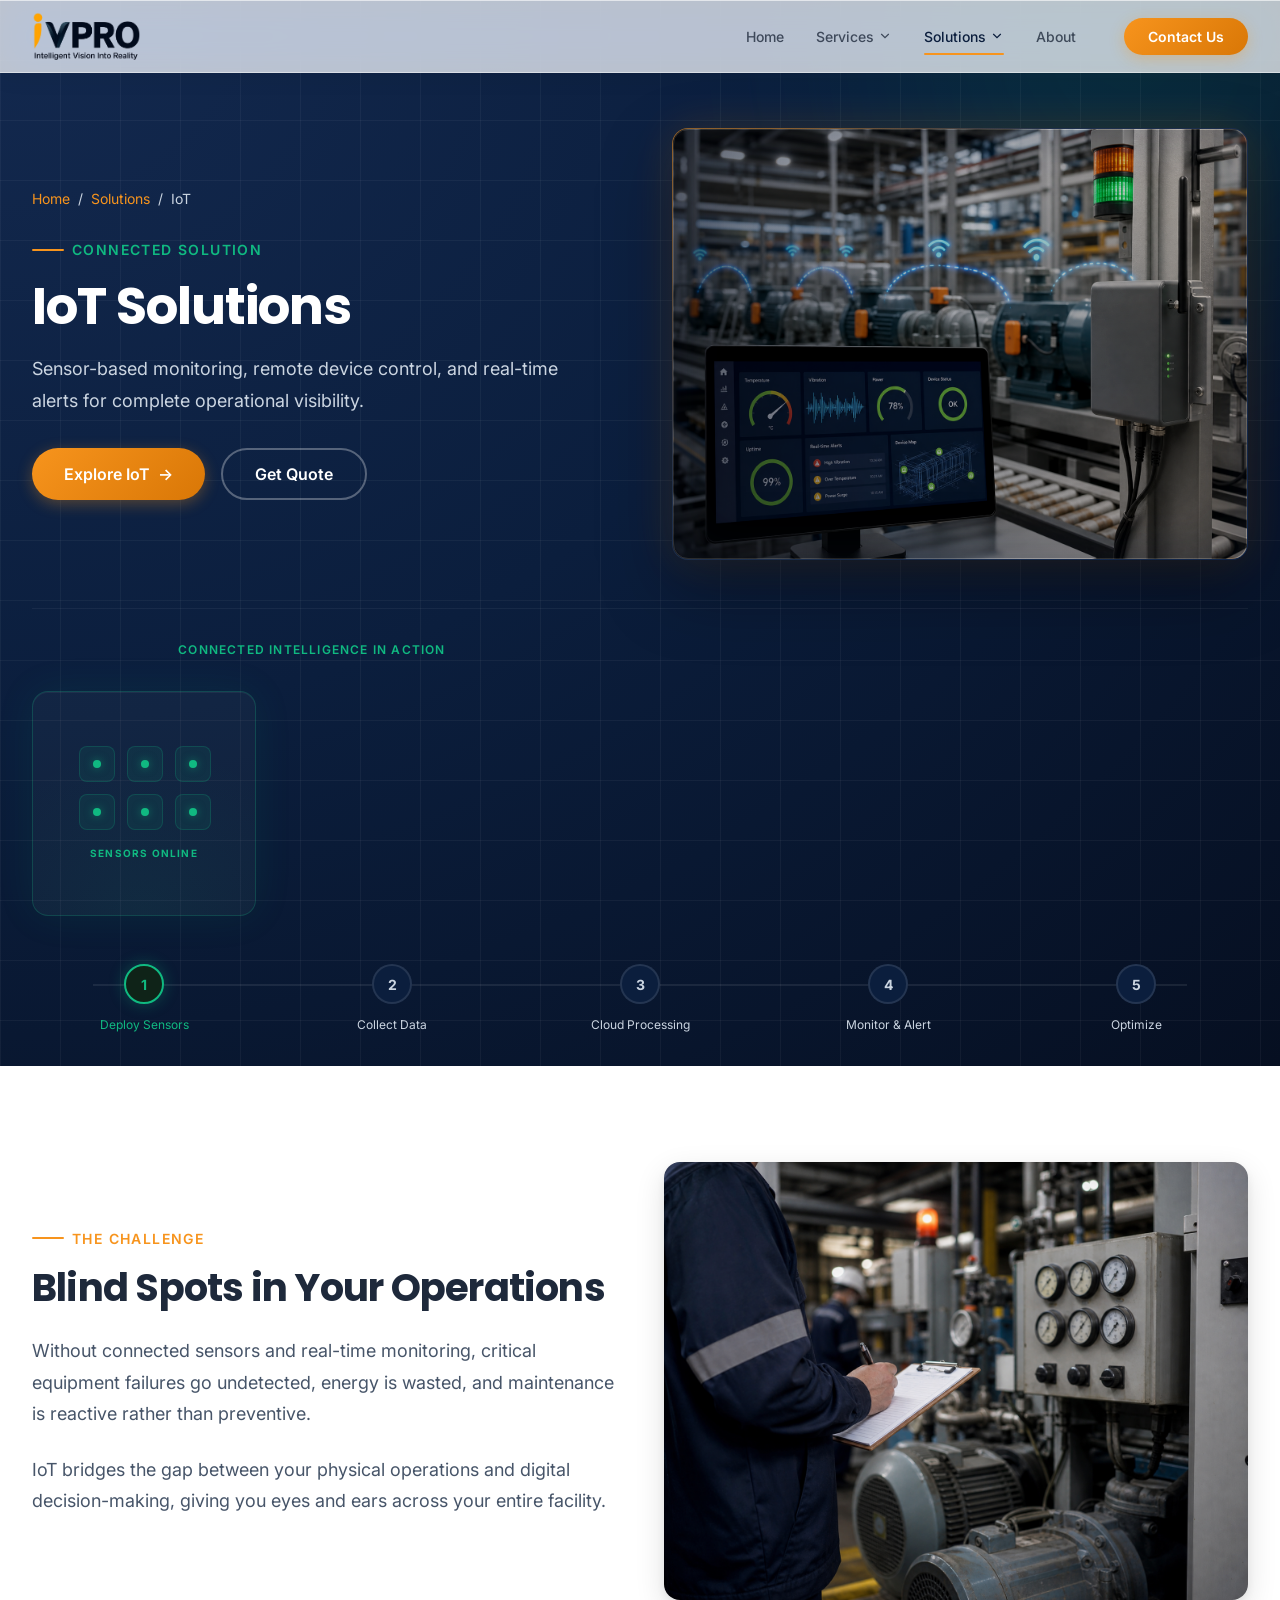
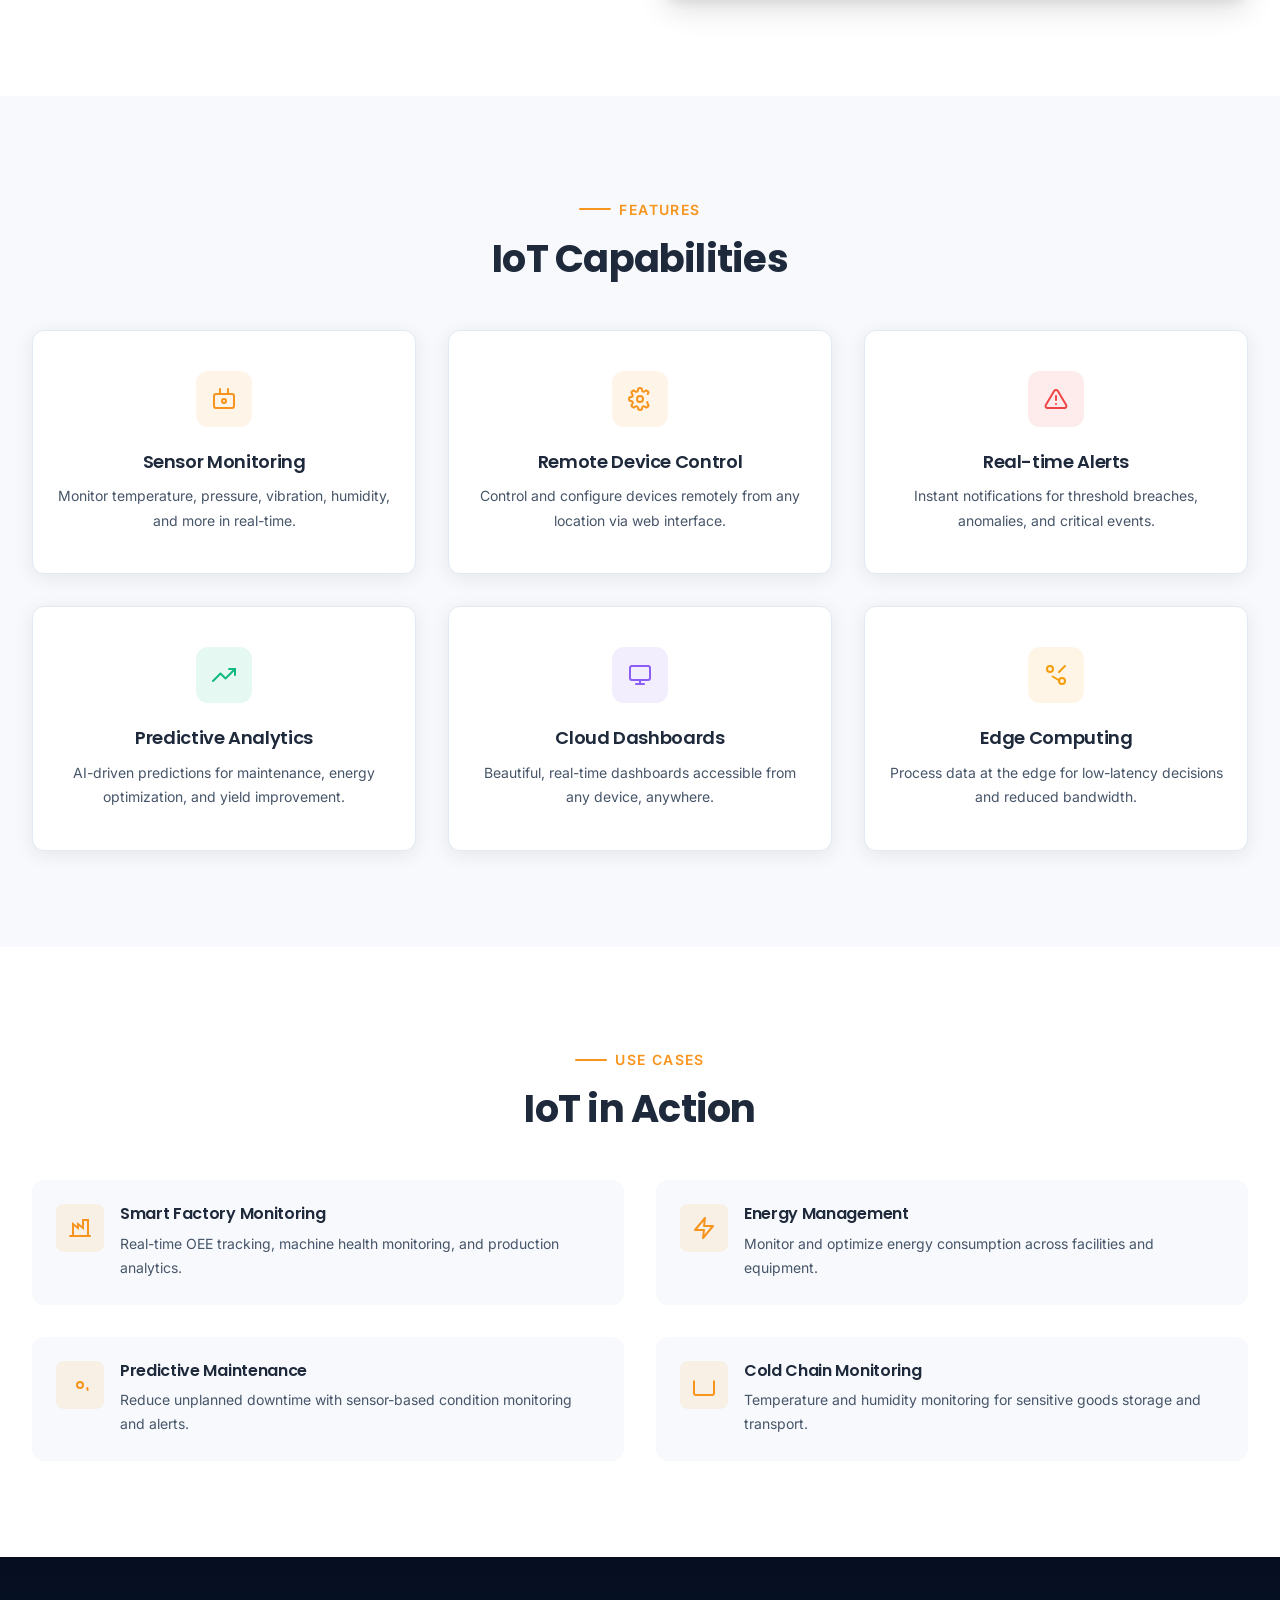
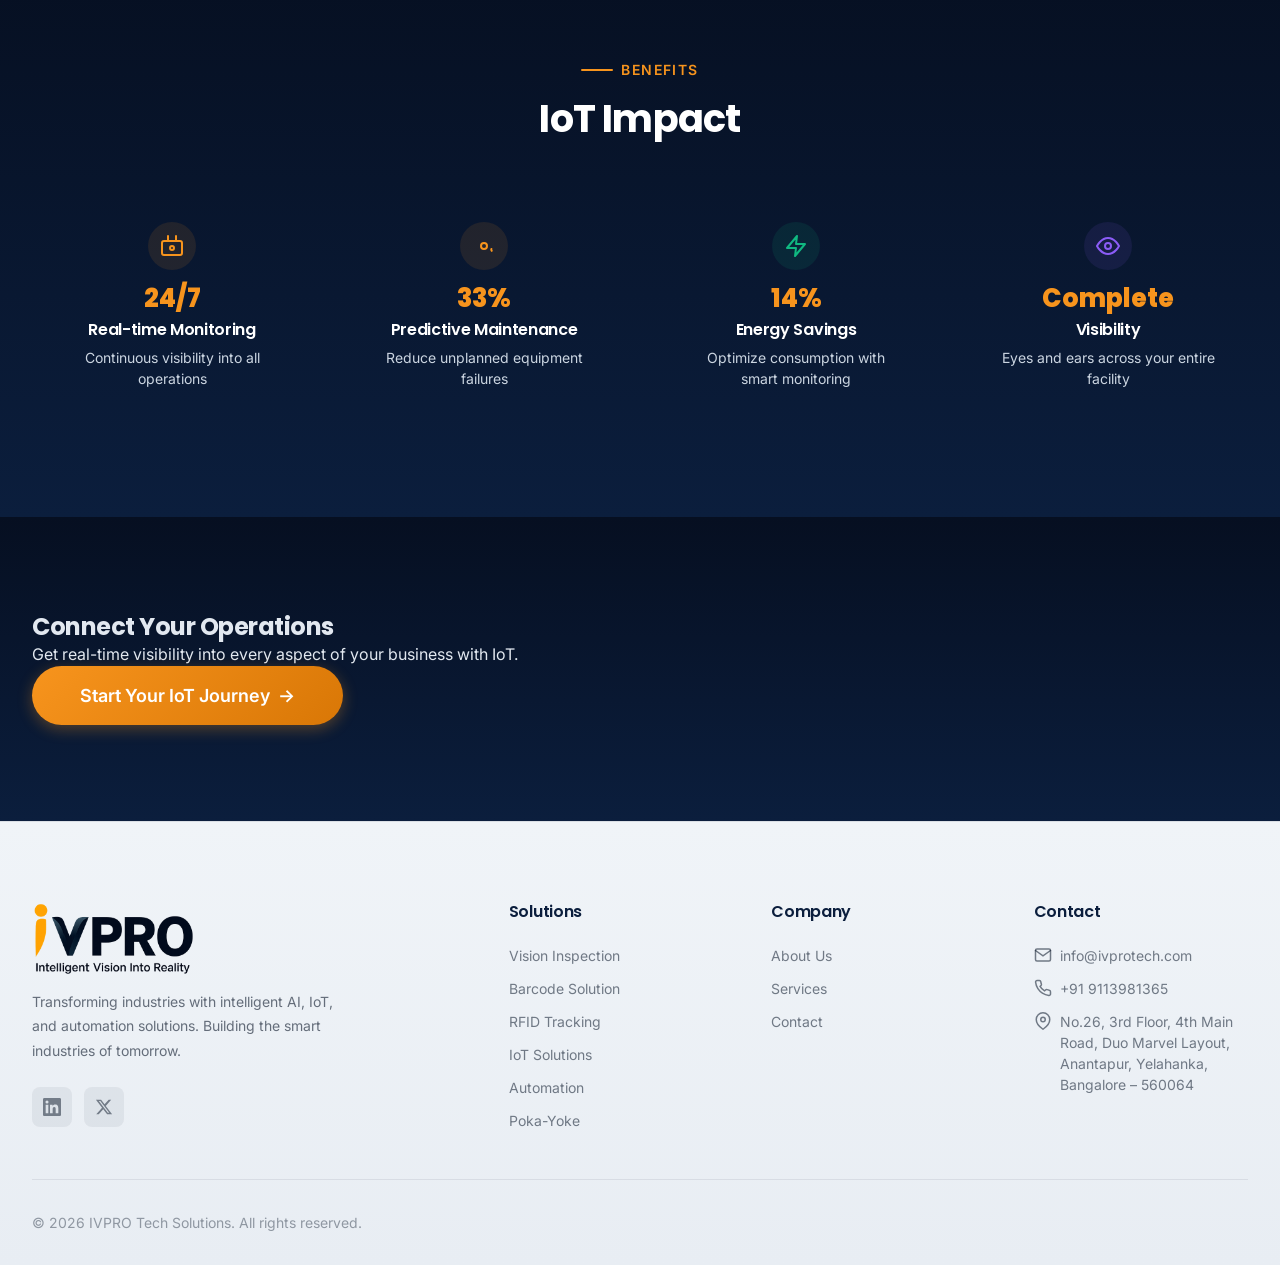
<file: pages/solution-iot.html>
<!DOCTYPE html>
<html lang="en">
<head>
  <meta charset="UTF-8">
  <meta name="viewport" content="width=device-width, initial-scale=1.0">
  <meta name="description" content="Industrial IoT solutions by IVPRO Tech Solutions for sensor monitoring, remote device control, real-time alerts, dashboards, and operational visibility.">
  <meta name="robots" content="index, follow">
  <meta name="author" content="IVPRO Tech Solutions">
  <link rel="canonical" href="https://ivprotech.com/pages/solution-iot.html">
  <meta property="og:locale" content="en_IN">
  <meta property="og:type" content="website">
  <meta property="og:site_name" content="IVPRO Tech Solutions">
  <meta property="og:title" content="Industrial IoT Solutions | IVPRO Tech Solutions">
  <meta property="og:description" content="Sensor monitoring, remote control, real-time alerts, and industrial IoT dashboards for complete operational visibility.">
  <meta property="og:url" content="https://ivprotech.com/pages/solution-iot.html">
  <meta property="og:image" content="https://ivprotech.com/assets/iot_monitoring_system.png">
  <meta name="twitter:card" content="summary_large_image">
  <meta name="twitter:title" content="Industrial IoT Solutions | IVPRO Tech Solutions">
  <meta name="twitter:description" content="Industrial IoT monitoring, dashboards, remote control, and real-time alerts for smart operations.">
  <meta name="twitter:image" content="https://ivprotech.com/assets/iot_monitoring_system.png">
  <title>Industrial IoT Solutions | IVPRO Tech Solutions</title>
  <link rel="stylesheet" href="../css/variables.css">
  <link rel="stylesheet" href="../css/base.css">
  <link rel="stylesheet" href="../css/nav.css">
  <link rel="stylesheet" href="../css/pages.css">
  <link rel="stylesheet" href="../css/iot-pipeline.css">
  <link rel="stylesheet" href="../css/pipeline-responsive.css">
  <link rel="icon" type="image/png" href="../assets/favicon.png">
</head>
<body>

  <section class="page-hero" style="min-height:auto;padding-bottom:var(--space-6);">
    <div class="page-hero__bg"><div class="page-hero__bg-grid"></div><div class="page-hero__bg-glow" style="background:#10B981;"></div></div>
    <div class="container">
      <div class="solution-hero__content">
        <div style="position:relative;z-index:1;">
          <div class="page-hero__breadcrumb" style="justify-content:flex-start;">
            <a href="../index.html">Home</a><span>/</span><a href="solutions.html">Solutions</a><span>/</span><span>IoT</span>
          </div>
          <span class="section-label" style="color:#10B981;">Connected Solution</span>
          <h1 class="page-hero__title" style="text-align:left;font-size:var(--fs-h1);">IoT Solutions</h1>
          <p class="page-hero__subtitle" style="text-align:left;margin:0;margin-top:var(--space-4);">Sensor-based monitoring, remote device control, and real-time alerts for complete operational visibility.</p>
          <div style="margin-top:var(--space-6);display:flex;gap:var(--space-4);">
            <a href="contact.html" class="btn btn--primary">Explore IoT <span class="btn-arrow">&rarr;</span></a>
            <a href="contact.html" class="btn btn--secondary">Get Quote</a>
          </div>
        </div>
        <div class="solution-image solution-image--hero">
          <img src="../assets/iot_monitoring_system.png" alt="Industrial IoT monitoring system with connected sensors, gateway, and live dashboard">
        </div>
      </div>
      <div class="hero__pipeline" id="iotPipeline">
        <p class="hero__pipeline-label" style="color:#10B981;">Connected Intelligence in Action</p>
        <div class="iot__stages">
          <div class="iot__card" data-stage="1">
            <div class="iot__sensors">
              <div class="iot__sensor-node"><div class="iot__sensor-dot"></div></div>
              <div class="iot__sensor-node"><div class="iot__sensor-dot"></div></div>
              <div class="iot__sensor-node"><div class="iot__sensor-dot"></div></div>
              <div class="iot__sensor-node"><div class="iot__sensor-dot"></div></div>
              <div class="iot__sensor-node"><div class="iot__sensor-dot"></div></div>
              <div class="iot__sensor-node"><div class="iot__sensor-dot"></div></div>
            </div>
            <span class="iot__label">SENSORS ONLINE</span>
          </div>
          <div class="iot__card" data-stage="2">
            <div class="iot__data-streams">
              <div class="iot__stream">
                <div class="iot__stream-icon" style="background:rgba(16,185,129,0.15);color:#10B981;"><svg width="10" height="10" viewBox="0 0 24 24" fill="none" stroke="currentColor" stroke-width="2"><path d="M22 12h-4l-3 9L9 3l-3 9H2"/></svg></div>
                <span>Temp: 72.4&deg;C</span>
                <div class="iot__stream-bar"></div>
              </div>
              <div class="iot__stream">
                <div class="iot__stream-icon" style="background:rgba(247,148,29,0.15);color:var(--color-accent);"><svg width="10" height="10" viewBox="0 0 24 24" fill="none" stroke="currentColor" stroke-width="2"><polyline points="22 12 18 12 15 21 9 3 6 12 2 12"/></svg></div>
                <span>Vibration: 0.3g</span>
                <div class="iot__stream-bar"></div>
              </div>
              <div class="iot__stream">
                <div class="iot__stream-icon" style="background:rgba(247,148,29,0.15);color:var(--color-accent-orange);"><svg width="10" height="10" viewBox="0 0 24 24" fill="none" stroke="currentColor" stroke-width="2"><circle cx="12" cy="12" r="10"/><polyline points="12 6 12 12 16 14"/></svg></div>
                <span>RPM: 1,420</span>
                <div class="iot__stream-bar"></div>
              </div>
              <div class="iot__stream">
                <div class="iot__stream-icon" style="background:rgba(139,92,246,0.15);color:#8B5CF6;"><svg width="10" height="10" viewBox="0 0 24 24" fill="none" stroke="currentColor" stroke-width="2"><path d="M18 20V10"/><path d="M12 20V4"/><path d="M6 20v-6"/></svg></div>
                <span>Power: 4.2 kW</span>
                <div class="iot__stream-bar"></div>
              </div>
            </div>
            <span class="iot__label">DATA FLOWING</span>
          </div>
          <div class="iot__card" data-stage="3">
            <div class="iot__cloud">
              <div class="iot__cloud-icon">
                <svg width="48" height="36" viewBox="0 0 24 24" fill="none" stroke="currentColor" stroke-width="1.5"><path d="M18 10h-1.26A8 8 0 1 0 9 20h9a5 5 0 0 0 0-10z"/></svg>
              </div>
              <div class="iot__cloud-dots">
                <div class="iot__cloud-dot"></div>
                <div class="iot__cloud-dot"></div>
                <div class="iot__cloud-dot"></div>
              </div>
              <div class="iot__cloud-text">PROCESSING 1,240 pts/sec</div>
            </div>
            <span class="iot__label">CLOUD READY</span>
          </div>
          <div class="iot__card" data-stage="4">
            <div class="iot__monitor">
              <div class="iot__monitor-header">
                <svg width="10" height="10" viewBox="0 0 24 24" fill="none" stroke="currentColor" stroke-width="2"><rect x="3" y="3" width="7" height="7"/><rect x="14" y="3" width="7" height="7"/><rect x="3" y="14" width="7" height="7"/><rect x="14" y="14" width="7" height="7"/></svg>
                Live Monitoring
              </div>
              <div class="iot__monitor-stats">
                <div class="iot__monitor-stat"><div class="iot__monitor-stat-num" style="color:#10B981;">98.1%</div><div class="iot__monitor-stat-label">Uptime</div></div>
                <div class="iot__monitor-stat"><div class="iot__monitor-stat-num" style="color:var(--color-accent);">24/7</div><div class="iot__monitor-stat-label">Active</div></div>
              </div>
              <div class="iot__alert iot__alert--warn">
                <div class="iot__alert-dot"></div>
                Motor A3 — temp rising
              </div>
              <div class="iot__alert iot__alert--ok" style="margin-top:4px;">
                <div class="iot__alert-dot"></div>
                All lines within range
              </div>
            </div>
          </div>
          <div class="iot__card" data-stage="5">
            <div class="iot__optimize">
              <div class="iot__opt-row">
                <div class="iot__opt-icon" style="background:rgba(16,185,129,0.1);color:#10B981;"><svg width="12" height="12" viewBox="0 0 24 24" fill="none" stroke="currentColor" stroke-width="2"><polyline points="23 6 13.5 15.5 8.5 10.5 1 18"/><polyline points="17 6 23 6 23 12"/></svg></div>
                <div class="iot__opt-text"><strong>Energy Saved</strong><span>&#8595; 18% this month</span></div>
              </div>
              <div class="iot__opt-row">
                <div class="iot__opt-icon" style="background:rgba(247,148,29,0.1);color:var(--color-accent);"><svg width="12" height="12" viewBox="0 0 24 24" fill="none" stroke="currentColor" stroke-width="2"><circle cx="12" cy="12" r="10"/><polyline points="12 6 12 12 16 14"/></svg></div>
                <div class="iot__opt-text"><strong>Downtime</strong><span>&#8595; 34% reduced</span></div>
              </div>
              <div class="iot__opt-row">
                <div class="iot__opt-icon" style="background:rgba(139,92,246,0.1);color:#8B5CF6;"><svg width="12" height="12" viewBox="0 0 24 24" fill="none" stroke="currentColor" stroke-width="2"><path d="M22 11.08V12a10 10 0 1 1-5.93-9.14"/><polyline points="22 4 12 14.01 9 11.01"/></svg></div>
                <div class="iot__opt-text"><strong>OEE Score</strong><span>91.3% &mdash; trending up</span></div>
              </div>
            </div>
          </div>
        </div>
        <div class="iot__timeline">
          <div class="iot__timeline-progress"></div>
          <div class="iot__step" data-stage="1"><div class="iot__step-dot">1</div><div class="iot__step-title">Deploy Sensors</div></div>
          <div class="iot__step" data-stage="2"><div class="iot__step-dot">2</div><div class="iot__step-title">Collect Data</div></div>
          <div class="iot__step" data-stage="3"><div class="iot__step-dot">3</div><div class="iot__step-title">Cloud Processing</div></div>
          <div class="iot__step" data-stage="4"><div class="iot__step-dot">4</div><div class="iot__step-title">Monitor &amp; Alert</div></div>
          <div class="iot__step" data-stage="5"><div class="iot__step-dot">5</div><div class="iot__step-title">Optimize</div></div>
        </div>
      </div>
    </div>
  </section>

  <section class="section">
    <div class="container">
      <div class="about-intro reveal">
        <div>
          <span class="section-label">The Challenge</span>
          <h2 class="about-intro__title">Blind Spots in Your Operations</h2>
          <p class="about-intro__text">Without connected sensors and real-time monitoring, critical equipment failures go undetected, energy is wasted, and maintenance is reactive rather than preventive.</p>
          <p class="about-intro__text">IoT bridges the gap between your physical operations and digital decision-making, giving you eyes and ears across your entire facility.</p>
        </div>
        <div class="solution-image">
          <img src="../assets/iot_blind_spots.png" alt="Technician manually checking analog gauges on industrial equipment without IoT monitoring">
        </div>
      </div>
    </div>
  </section>

  <section class="section section--gray">
    <div class="container">
      <div class="text-center reveal"><span class="section-label">Features</span><h2 class="section-title">IoT Capabilities</h2></div>
      <div class="solution-features stagger-children" style="margin-top:var(--space-8);">
        <div class="card feature-card">
          <div class="feature-card__icon"><svg width="24" height="24" viewBox="0 0 24 24" fill="none" stroke="currentColor" stroke-width="2" stroke-linecap="round"><rect x="2" y="7" width="20" height="14" rx="2"/><circle cx="12" cy="14" r="2"/><path d="M16 2v5"/><path d="M8 2v5"/></svg></div>
          <h3 class="feature-card__title">Sensor Monitoring</h3>
          <p class="feature-card__text">Monitor temperature, pressure, vibration, humidity, and more in real-time.</p>
        </div>
        <div class="card feature-card">
          <div class="feature-card__icon" style="background:rgba(247,148,29,0.1);color:var(--color-accent-orange);"><svg width="24" height="24" viewBox="0 0 24 24" fill="none" stroke="currentColor" stroke-width="2" stroke-linecap="round"><circle cx="12" cy="12" r="3"/><path d="M19.4 15a1.65 1.65 0 0 0 .33 1.82l.06.06a2 2 0 0 1-2.83 2.83l-.06-.06a1.65 1.65 0 0 0-1.82-.33 1.65 1.65 0 0 0-1 1.51V21a2 2 0 0 1-4 0v-.09A1.65 1.65 0 0 0 9 19.4a1.65 1.65 0 0 0-1.82.33l-.06.06a2 2 0 0 1-2.83-2.83l.06-.06A1.65 1.65 0 0 0 4.68 15a1.65 1.65 0 0 0-1.51-1H3a2 2 0 0 1 0-4h.09A1.65 1.65 0 0 0 4.6 9a1.65 1.65 0 0 0-.33-1.82l-.06-.06a2 2 0 0 1 2.83-2.83l.06.06A1.65 1.65 0 0 0 9 4.68a1.65 1.65 0 0 0 1-1.51V3a2 2 0 0 1 4 0v.09a1.65 1.65 0 0 0 1 1.51 1.65 1.65 0 0 0 1.82-.33l.06-.06a2 2 0 0 1 2.83 2.83"/></svg></div>
          <h3 class="feature-card__title">Remote Device Control</h3>
          <p class="feature-card__text">Control and configure devices remotely from any location via web interface.</p>
        </div>
        <div class="card feature-card">
          <div class="feature-card__icon" style="background:rgba(239,68,68,0.1);color:var(--color-error);"><svg width="24" height="24" viewBox="0 0 24 24" fill="none" stroke="currentColor" stroke-width="2" stroke-linecap="round"><path d="M10.29 3.86L1.82 18a2 2 0 0 0 1.71 3h16.94a2 2 0 0 0 1.71-3L13.71 3.86a2 2 0 0 0-3.42 0z"/><line x1="12" y1="9" x2="12" y2="13"/><line x1="12" y1="17" x2="12.01" y2="17"/></svg></div>
          <h3 class="feature-card__title">Real-time Alerts</h3>
          <p class="feature-card__text">Instant notifications for threshold breaches, anomalies, and critical events.</p>
        </div>
        <div class="card feature-card">
          <div class="feature-card__icon" style="background:rgba(16,185,129,0.1);color:var(--color-success);"><svg width="24" height="24" viewBox="0 0 24 24" fill="none" stroke="currentColor" stroke-width="2" stroke-linecap="round" stroke-linejoin="round"><polyline points="23 6 13.5 15.5 8.5 10.5 1 18"/><polyline points="17 6 23 6 23 12"/></svg></div>
          <h3 class="feature-card__title">Predictive Analytics</h3>
          <p class="feature-card__text">AI-driven predictions for maintenance, energy optimization, and yield improvement.</p>
        </div>
        <div class="card feature-card">
          <div class="feature-card__icon" style="background:rgba(139,92,246,0.1);color:#8B5CF6;"><svg width="24" height="24" viewBox="0 0 24 24" fill="none" stroke="currentColor" stroke-width="2" stroke-linecap="round"><rect x="2" y="3" width="20" height="14" rx="2"/><line x1="8" y1="21" x2="16" y2="21"/><line x1="12" y1="17" x2="12" y2="21"/></svg></div>
          <h3 class="feature-card__title">Cloud Dashboards</h3>
          <p class="feature-card__text">Beautiful, real-time dashboards accessible from any device, anywhere.</p>
        </div>
        <div class="card feature-card">
          <div class="feature-card__icon" style="background:rgba(245,158,11,0.1);color:var(--color-warning);"><svg width="24" height="24" viewBox="0 0 24 24" fill="none" stroke="currentColor" stroke-width="2" stroke-linecap="round"><circle cx="6" cy="6" r="3"/><circle cx="18" cy="18" r="3"/><line x1="8.59" y1="13.51" x2="15.42" y2="17.49"/><line x1="15" y1="9" x2="21" y2="3"/></svg></div>
          <h3 class="feature-card__title">Edge Computing</h3>
          <p class="feature-card__text">Process data at the edge for low-latency decisions and reduced bandwidth.</p>
        </div>
      </div>
    </div>
  </section>

  <section class="section">
    <div class="container">
      <div class="text-center reveal"><span class="section-label">Use Cases</span><h2 class="section-title">IoT in Action</h2></div>
      <div class="use-cases__list" style="margin-top:var(--space-8);">
        <div class="use-case-item reveal">
          <div class="use-case-item__icon"><svg width="24" height="24" viewBox="0 0 24 24" fill="none" stroke="currentColor" stroke-width="2" stroke-linecap="round"><path d="M2 20h20"/><path d="M5 20V8l5 4V8l5 4V4h5v16"/></svg></div>
          <div><h4 class="use-case-item__title">Smart Factory Monitoring</h4><p class="use-case-item__text">Real-time OEE tracking, machine health monitoring, and production analytics.</p></div>
        </div>
        <div class="use-case-item reveal">
          <div class="use-case-item__icon"><svg width="24" height="24" viewBox="0 0 24 24" fill="none" stroke="currentColor" stroke-width="2" stroke-linecap="round" stroke-linejoin="round"><polygon points="13 2 3 14 12 14 11 22 21 10 12 10 13 2"/></svg></div>
          <div><h4 class="use-case-item__title">Energy Management</h4><p class="use-case-item__text">Monitor and optimize energy consumption across facilities and equipment.</p></div>
        </div>
        <div class="use-case-item reveal">
          <div class="use-case-item__icon"><svg width="24" height="24" viewBox="0 0 24 24" fill="none" stroke="currentColor" stroke-width="2" stroke-linecap="round"><circle cx="12" cy="12" r="3"/><path d="M19.4 15a1.65 1.65 0 0 0 .33 1.82"/></svg></div>
          <div><h4 class="use-case-item__title">Predictive Maintenance</h4><p class="use-case-item__text">Reduce unplanned downtime with sensor-based condition monitoring and alerts.</p></div>
        </div>
        <div class="use-case-item reveal">
          <div class="use-case-item__icon"><svg width="24" height="24" viewBox="0 0 24 24" fill="none" stroke="currentColor" stroke-width="2" stroke-linecap="round"><path d="M22 8.35V20a2 2 0 0 1-2 2H4a2 2 0 0 1-2-2V8.35"/></svg></div>
          <div><h4 class="use-case-item__title">Cold Chain Monitoring</h4><p class="use-case-item__text">Temperature and humidity monitoring for sensitive goods storage and transport.</p></div>
        </div>
      </div>
    </div>
  </section>

  <section class="section section--dark">
    <div class="container">
      <div class="text-center reveal"><span class="section-label">Benefits</span><h2 class="section-title text-white">IoT Impact</h2></div>
      <div class="benefits__grid stagger-children" style="margin-top:var(--space-8);">
        <div class="benefit-item">
          <div class="benefit-item__icon"><svg width="24" height="24" viewBox="0 0 24 24" fill="none" stroke="currentColor" stroke-width="2" stroke-linecap="round"><rect x="2" y="7" width="20" height="14" rx="2"/><circle cx="12" cy="14" r="2"/><path d="M16 2v5"/><path d="M8 2v5"/></svg></div>
          <div class="stat__number" style="font-size:var(--fs-h3);color:var(--color-accent);">24/7</div>
          <h4 class="benefit-item__title" style="color:var(--color-white);">Real-time Monitoring</h4>
          <p class="benefit-item__text" style="color:var(--color-text-light);">Continuous visibility into all operations</p>
        </div>
        <div class="benefit-item">
          <div class="benefit-item__icon" style="background:rgba(247,148,29,0.1);color:var(--color-accent-orange);"><svg width="24" height="24" viewBox="0 0 24 24" fill="none" stroke="currentColor" stroke-width="2" stroke-linecap="round"><circle cx="12" cy="12" r="3"/><path d="M19.4 15a1.65 1.65 0 0 0 .33 1.82"/></svg></div>
          <div class="stat__number" data-count="70" data-suffix="%" style="font-size:var(--fs-h3);">0%</div>
          <h4 class="benefit-item__title" style="color:var(--color-white);">Predictive Maintenance</h4>
          <p class="benefit-item__text" style="color:var(--color-text-light);">Reduce unplanned equipment failures</p>
        </div>
        <div class="benefit-item">
          <div class="benefit-item__icon" style="background:rgba(16,185,129,0.1);color:var(--color-success);"><svg width="24" height="24" viewBox="0 0 24 24" fill="none" stroke="currentColor" stroke-width="2" stroke-linecap="round" stroke-linejoin="round"><polygon points="13 2 3 14 12 14 11 22 21 10 12 10 13 2"/></svg></div>
          <div class="stat__number" data-count="30" data-suffix="%" style="font-size:var(--fs-h3);">0%</div>
          <h4 class="benefit-item__title" style="color:var(--color-white);">Energy Savings</h4>
          <p class="benefit-item__text" style="color:var(--color-text-light);">Optimize consumption with smart monitoring</p>
        </div>
        <div class="benefit-item">
          <div class="benefit-item__icon" style="background:rgba(139,92,246,0.1);color:#8B5CF6;"><svg width="24" height="24" viewBox="0 0 24 24" fill="none" stroke="currentColor" stroke-width="2" stroke-linecap="round"><path d="M1 12s4-8 11-8 11 8 11 8-4 8-11 8-11-8-11-8z"/><circle cx="12" cy="12" r="3"/></svg></div>
          <div class="stat__number" style="font-size:var(--fs-h3);color:var(--color-accent);">Complete</div>
          <h4 class="benefit-item__title" style="color:var(--color-white);">Visibility</h4>
          <p class="benefit-item__text" style="color:var(--color-text-light);">Eyes and ears across your entire facility</p>
        </div>
      </div>
    </div>
  </section>

  <section class="section section--dark cta-banner">
    <div class="cta-banner__bg"></div>
    <div class="container">
      <div class="cta-banner__content reveal">
        <h2 class="cta-banner__title">Connect Your Operations</h2>
        <p class="cta-banner__text">Get real-time visibility into every aspect of your business with IoT.</p>
        <a href="contact.html" class="btn btn--primary btn--lg">Start Your IoT Journey <span class="btn-arrow">&rarr;</span></a>
      </div>
    </div>
  </section>

  <script src="../js/components.js"></script>
  <script>document.addEventListener('DOMContentLoaded', () => initApp('solutions'));</script>
  <script>
  (function() {
    var pipelineStates = {};
    var pipelineCfg = {
      iotPipeline: { sel: '.iot__card', color: 'rgba(16,185,129,0.3)', bright: '#10B981' }
    };
    function easeOut(t) { return 1 - (1 - t) * (1 - t); }
    function easeInOut(t) { return t < 0.5 ? 2 * t * t : 1 - Math.pow(-2 * t + 2, 2) / 2; }
    function getCoords(sectionId, index) {
      var cfg = pipelineCfg[sectionId]; var section = document.getElementById(sectionId);
      var cards = section.querySelectorAll(cfg.sel); var from = cards[index - 1]; var to = cards[index];
      var sameRow = Math.abs(from.offsetTop - to.offsetTop) < 30; var x1, y1, x2, y2;
      if (sameRow) { x1 = from.offsetLeft + from.offsetWidth + 6; y1 = from.offsetTop + from.offsetHeight / 2; x2 = to.offsetLeft - 6; y2 = to.offsetTop + to.offsetHeight / 2; }
      else { x1 = from.offsetLeft + from.offsetWidth / 2; y1 = from.offsetTop + from.offsetHeight + 6; x2 = to.offsetLeft + to.offsetWidth / 2; y2 = to.offsetTop - 6; }
      return { x1: x1, y1: y1, x2: x2, y2: y2, container: cards[0].parentElement };
    }
    function ensureSvg(sectionId) {
      var cfg = pipelineCfg[sectionId]; var section = document.getElementById(sectionId);
      var cards = section.querySelectorAll(cfg.sel); var container = cards[0].parentElement;
      container.style.position = 'relative'; var svg = container.querySelector('.pipeline-connectors');
      if (!svg) {
        svg = document.createElementNS('http://www.w3.org/2000/svg', 'svg');
        svg.setAttribute('class', 'pipeline-connectors');
        svg.style.cssText = 'position:absolute;top:0;left:0;width:100%;height:100%;pointer-events:none;z-index:3;overflow:visible;';
        var defs = document.createElementNS('http://www.w3.org/2000/svg', 'defs');
        var filter = document.createElementNS('http://www.w3.org/2000/svg', 'filter');
        filter.setAttribute('id', 'plGlow-' + sectionId); filter.setAttribute('x', '-100%'); filter.setAttribute('y', '-100%');
        filter.setAttribute('width', '300%'); filter.setAttribute('height', '300%');
        var blur = document.createElementNS('http://www.w3.org/2000/svg', 'feGaussianBlur');
        blur.setAttribute('stdDeviation', '4'); blur.setAttribute('result', 'b'); filter.appendChild(blur);
        var merge = document.createElementNS('http://www.w3.org/2000/svg', 'feMerge');
        ['b', 'SourceGraphic'].forEach(function(inp) { var mn = document.createElementNS('http://www.w3.org/2000/svg', 'feMergeNode'); mn.setAttribute('in', inp); merge.appendChild(mn); });
        filter.appendChild(merge); defs.appendChild(filter); svg.appendChild(defs); container.appendChild(svg);
      }
      return svg;
    }
    function growLine(sectionId, index, cb) {
      var cfg = pipelineCfg[sectionId]; var c = getCoords(sectionId, index); var svg = ensureSvg(sectionId);
      var line = document.createElementNS('http://www.w3.org/2000/svg', 'line');
      line.setAttribute('x1', c.x1); line.setAttribute('y1', c.y1); line.setAttribute('x2', c.x1); line.setAttribute('y2', c.y1);
      line.setAttribute('stroke', cfg.color); line.setAttribute('stroke-width', '2'); line.setAttribute('stroke-dasharray', '6,6');
      svg.appendChild(line); var dur = 280; var start = performance.now();
      function tick(now) { var t = Math.min((now - start) / dur, 1); t = easeOut(t);
        line.setAttribute('x2', c.x1 + (c.x2 - c.x1) * t); line.setAttribute('y2', c.y1 + (c.y2 - c.y1) * t);
        if (t < 1) requestAnimationFrame(tick); else cb(); }
      requestAnimationFrame(tick);
    }
    function sendPulse(sectionId, index, cb) {
      var cfg = pipelineCfg[sectionId]; var c = getCoords(sectionId, index); var svg = ensureSvg(sectionId);
      var g = document.createElementNS('http://www.w3.org/2000/svg', 'g');
      var outer = document.createElementNS('http://www.w3.org/2000/svg', 'circle');
      outer.setAttribute('r', '6'); outer.setAttribute('fill', cfg.bright); outer.setAttribute('opacity', '0.45');
      outer.setAttribute('filter', 'url(#plGlow-' + sectionId + ')'); g.appendChild(outer);
      var inner = document.createElementNS('http://www.w3.org/2000/svg', 'circle');
      inner.setAttribute('r', '2.5'); inner.setAttribute('fill', '#fff'); inner.setAttribute('opacity', '0.95'); g.appendChild(inner);
      g.setAttribute('transform', 'translate(' + c.x1 + ',' + c.y1 + ')'); svg.appendChild(g);
      var dur = 550; var start = performance.now();
      function tick(now) { var t = Math.min((now - start) / dur, 1); t = easeInOut(t);
        var x = c.x1 + (c.x2 - c.x1) * t; var y = c.y1 + (c.y2 - c.y1) * t;
        g.setAttribute('transform', 'translate(' + x + ',' + y + ')');
        if (t < 1) { requestAnimationFrame(tick); } else {
          var fadeStart = performance.now();
          function fadeOut(now2) { var ft = Math.min((now2 - fadeStart) / 220, 1); g.setAttribute('opacity', String(1 - ft));
            if (ft < 1) requestAnimationFrame(fadeOut); else { g.remove(); cb(); } }
          requestAnimationFrame(fadeOut); } }
      requestAnimationFrame(tick);
    }
    function drawStatic(sectionId, activeIndex) {
      var cfg = pipelineCfg[sectionId]; if (!cfg) return;
      var section = document.getElementById(sectionId); if (!section) return;
      section.querySelectorAll('.pipeline-connectors').forEach(function(el) { el.remove(); });
      if (window.innerWidth > 768 || activeIndex < 1) return;
      var cards = section.querySelectorAll(cfg.sel); if (cards.length < 2) return;
      var svg = ensureSvg(sectionId); var limit = Math.min(activeIndex, cards.length - 1);
      for (var i = 1; i <= limit; i++) { var c = getCoords(sectionId, i);
        var line = document.createElementNS('http://www.w3.org/2000/svg', 'line');
        line.setAttribute('x1', c.x1); line.setAttribute('y1', c.y1); line.setAttribute('x2', c.x2); line.setAttribute('y2', c.y2);
        line.setAttribute('stroke', cfg.color); line.setAttribute('stroke-width', '2'); line.setAttribute('stroke-dasharray', '6,6');
        svg.appendChild(line); }
    }
    function initPipeline(sectionId, cardSel, stepSel, progressSel) {
      var section = document.getElementById(sectionId); if (!section) return;
      var cards = section.querySelectorAll(cardSel); var steps = section.querySelectorAll(stepSel);
      var progress = section.querySelector(progressSel); var total = cards.length; var started = false; var running = false;
      function activateUpTo(index) {
        cards.forEach(function(c, i) { c.classList.toggle('active', i <= index); });
        steps.forEach(function(s, i) { s.classList.toggle('active', i <= index); });
        if (progress) progress.style.width = (index / (total - 1)) * 100 + '%'; pipelineStates[sectionId] = index;
      }
      function runMobile() {
        cards.forEach(function(c) { c.classList.remove('active'); }); steps.forEach(function(s) { s.classList.remove('active'); });
        if (progress) progress.style.width = '0%'; pipelineStates[sectionId] = -1;
        section.querySelectorAll('.pipeline-connectors').forEach(function(el) { el.remove(); });
        var i = 0;
        function next() { if (!running) return; if (i >= total) { setTimeout(function() { if (running) runMobile(); }, 5000); return; }
          if (i === 0) { activateUpTo(0); i++; setTimeout(next, 500); }
          else { var idx = i; growLine(sectionId, idx, function() { if (!running) return; activateUpTo(idx);
            setTimeout(function() { if (!running) return; sendPulse(sectionId, idx, function() { i++; setTimeout(next, 80); }); }, 380); }); } }
        setTimeout(next, 300);
      }
      function runDesktop() {
        cards.forEach(function(c) { c.classList.remove('active'); }); steps.forEach(function(s) { s.classList.remove('active'); });
        if (progress) progress.style.width = '0%'; pipelineStates[sectionId] = -1; var i = 0;
        var iv = setInterval(function() { if (!running) { clearInterval(iv); return; } activateUpTo(i); i++;
          if (i >= total) { clearInterval(iv); setTimeout(function() { if (running) runDesktop(); }, 5000); } }, 1200);
      }
      function run() { running = true; if (window.innerWidth <= 768) runMobile(); else runDesktop(); }
      new IntersectionObserver(function(entries) { entries.forEach(function(entry) {
        if (entry.isIntersecting && !started) { started = true; run(); } }); }, { threshold: 0.15 }).observe(section);
    }
    initPipeline('iotPipeline', '.iot__card', '.iot__step', '.iot__timeline-progress');
    var _pRT; window.addEventListener('resize', function() { clearTimeout(_pRT); _pRT = setTimeout(function() {
      Object.keys(pipelineStates).forEach(function(id) { if (pipelineStates[id] >= 0) drawStatic(id, pipelineStates[id]); }); }, 250); });
  })();
  </script>
</body>
</html>
</file>
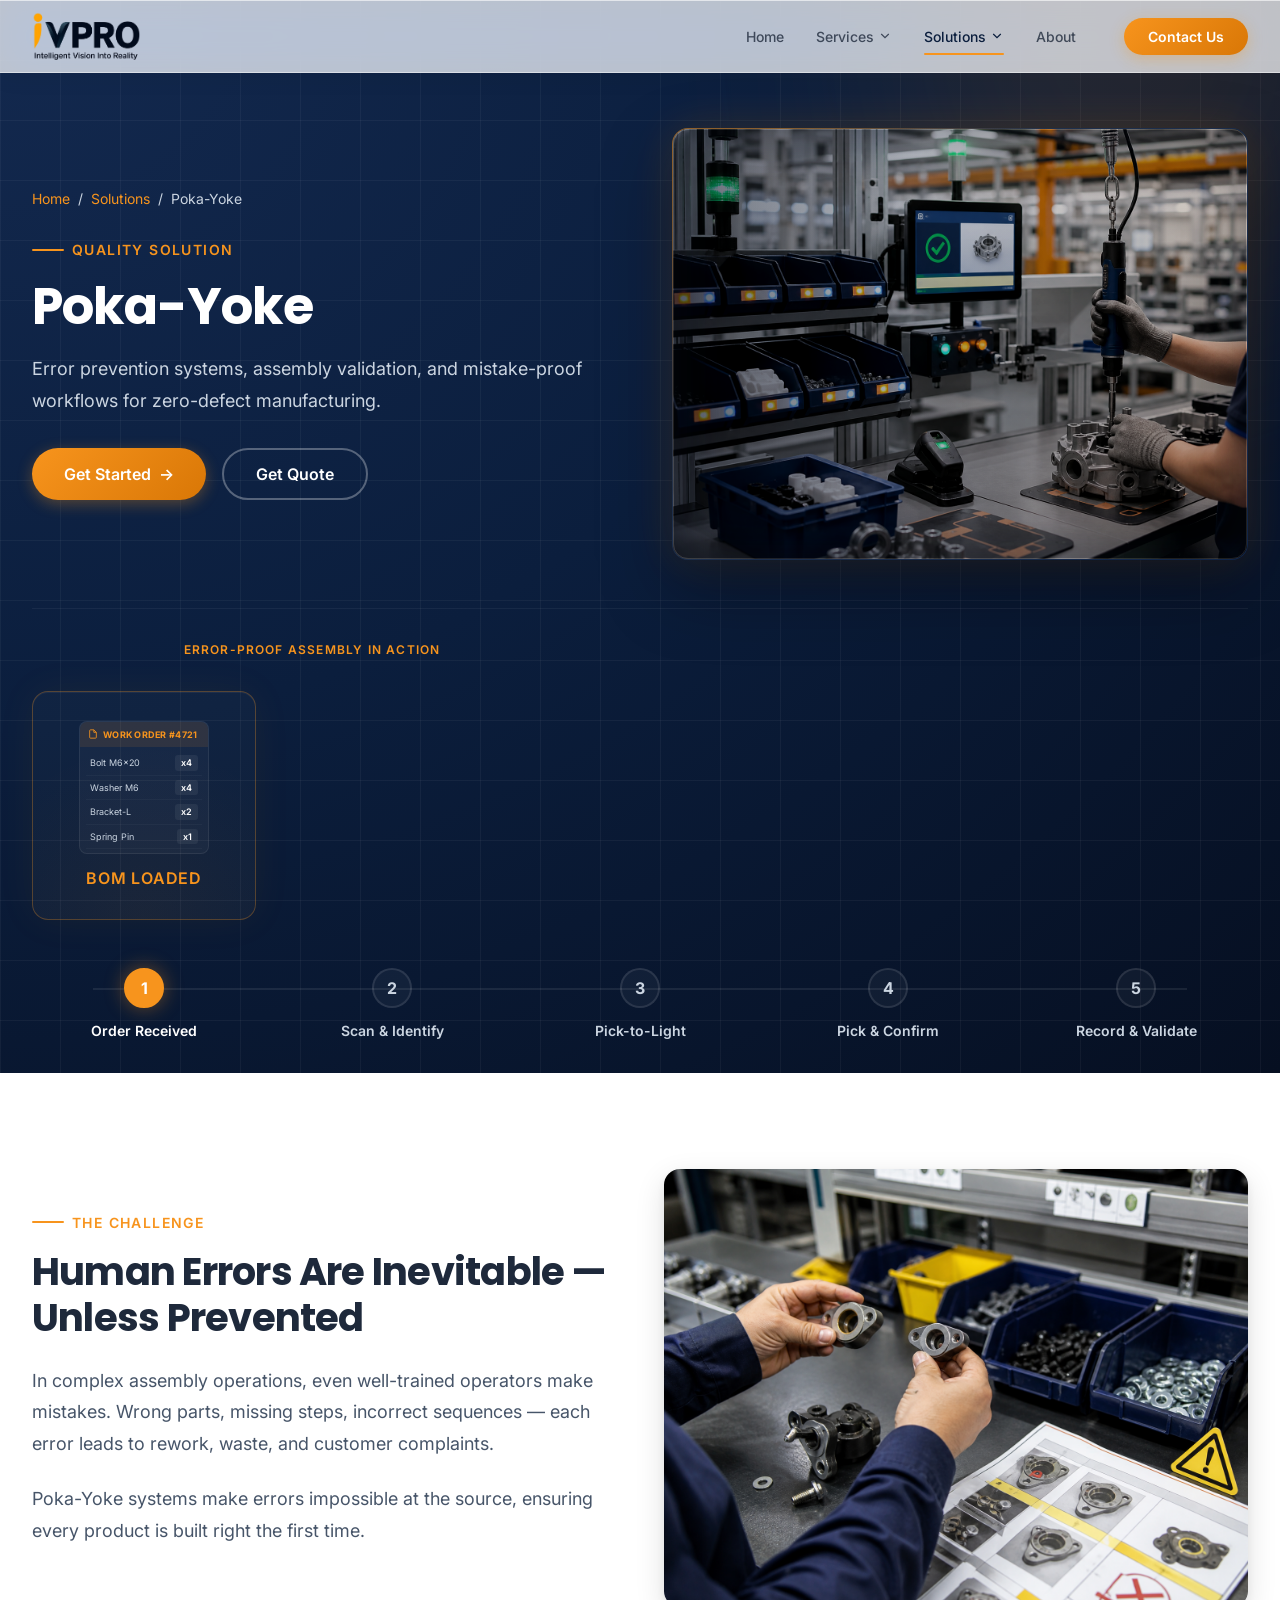
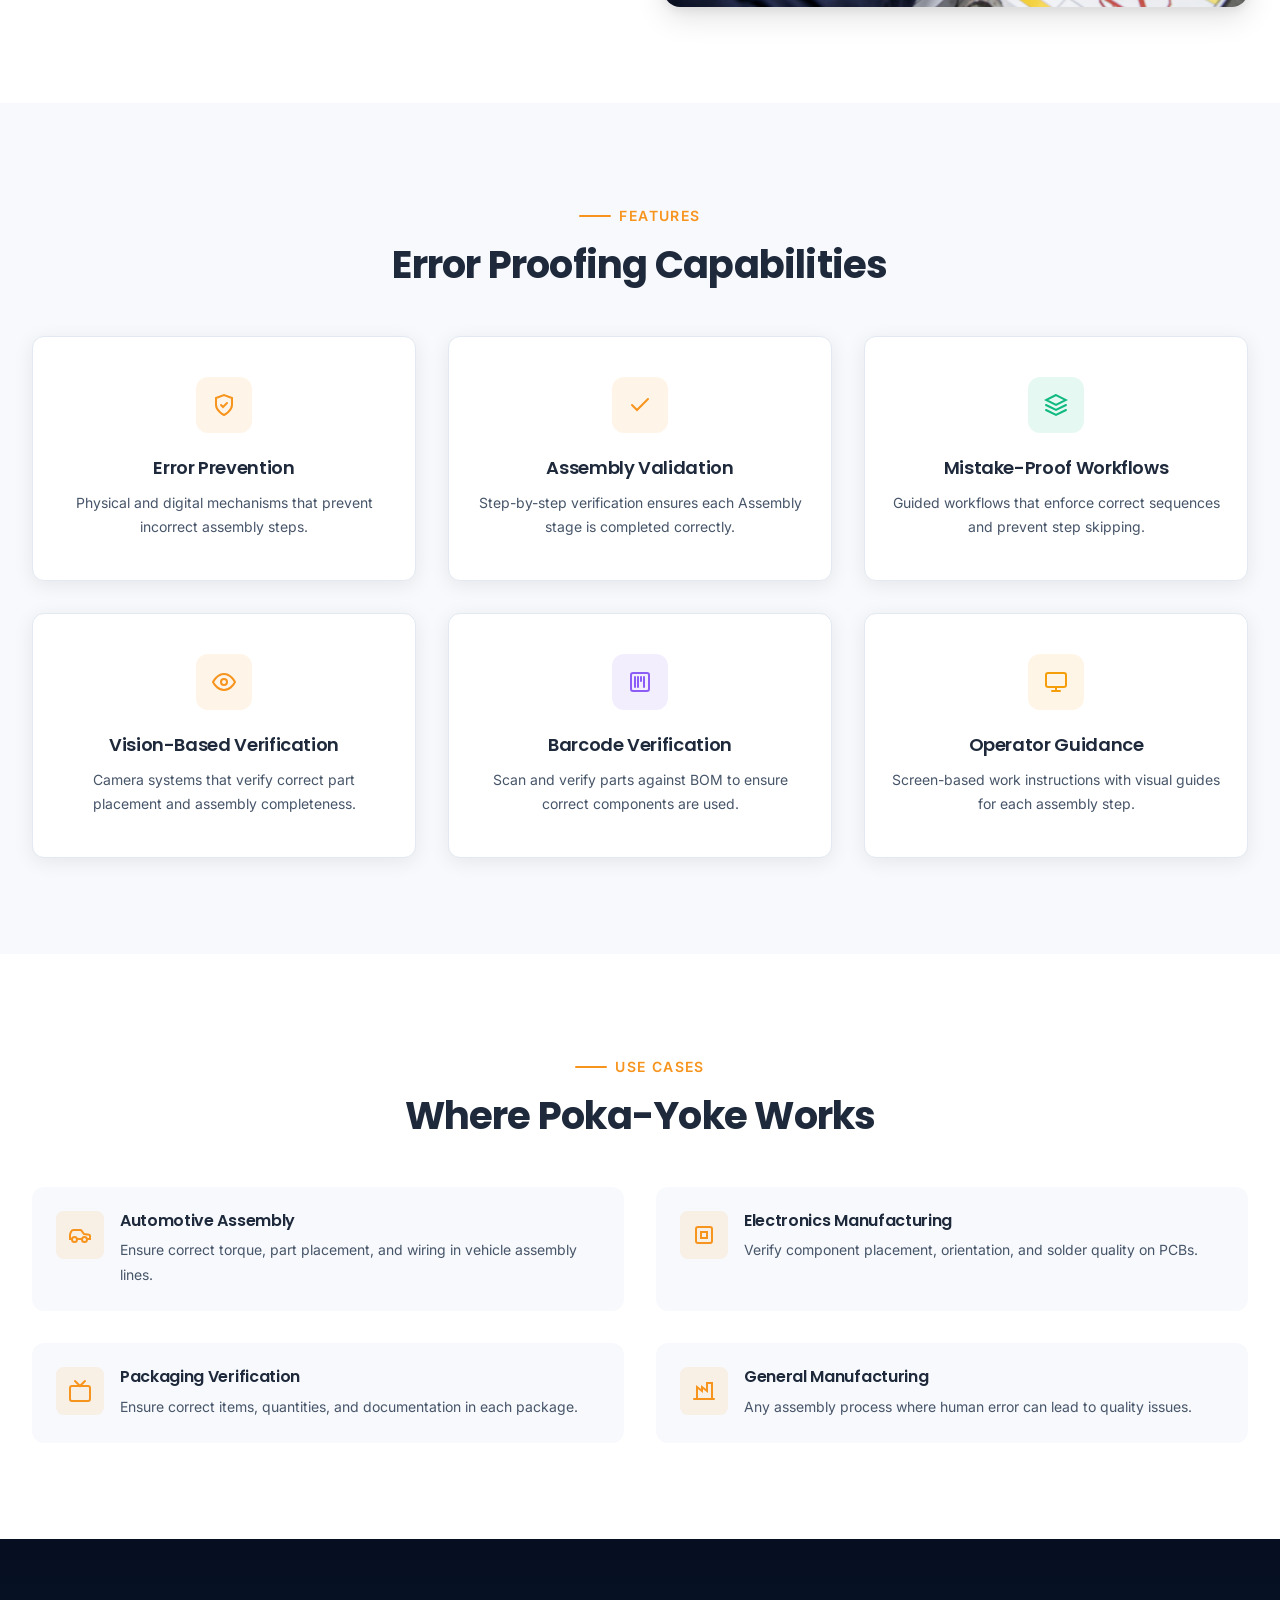
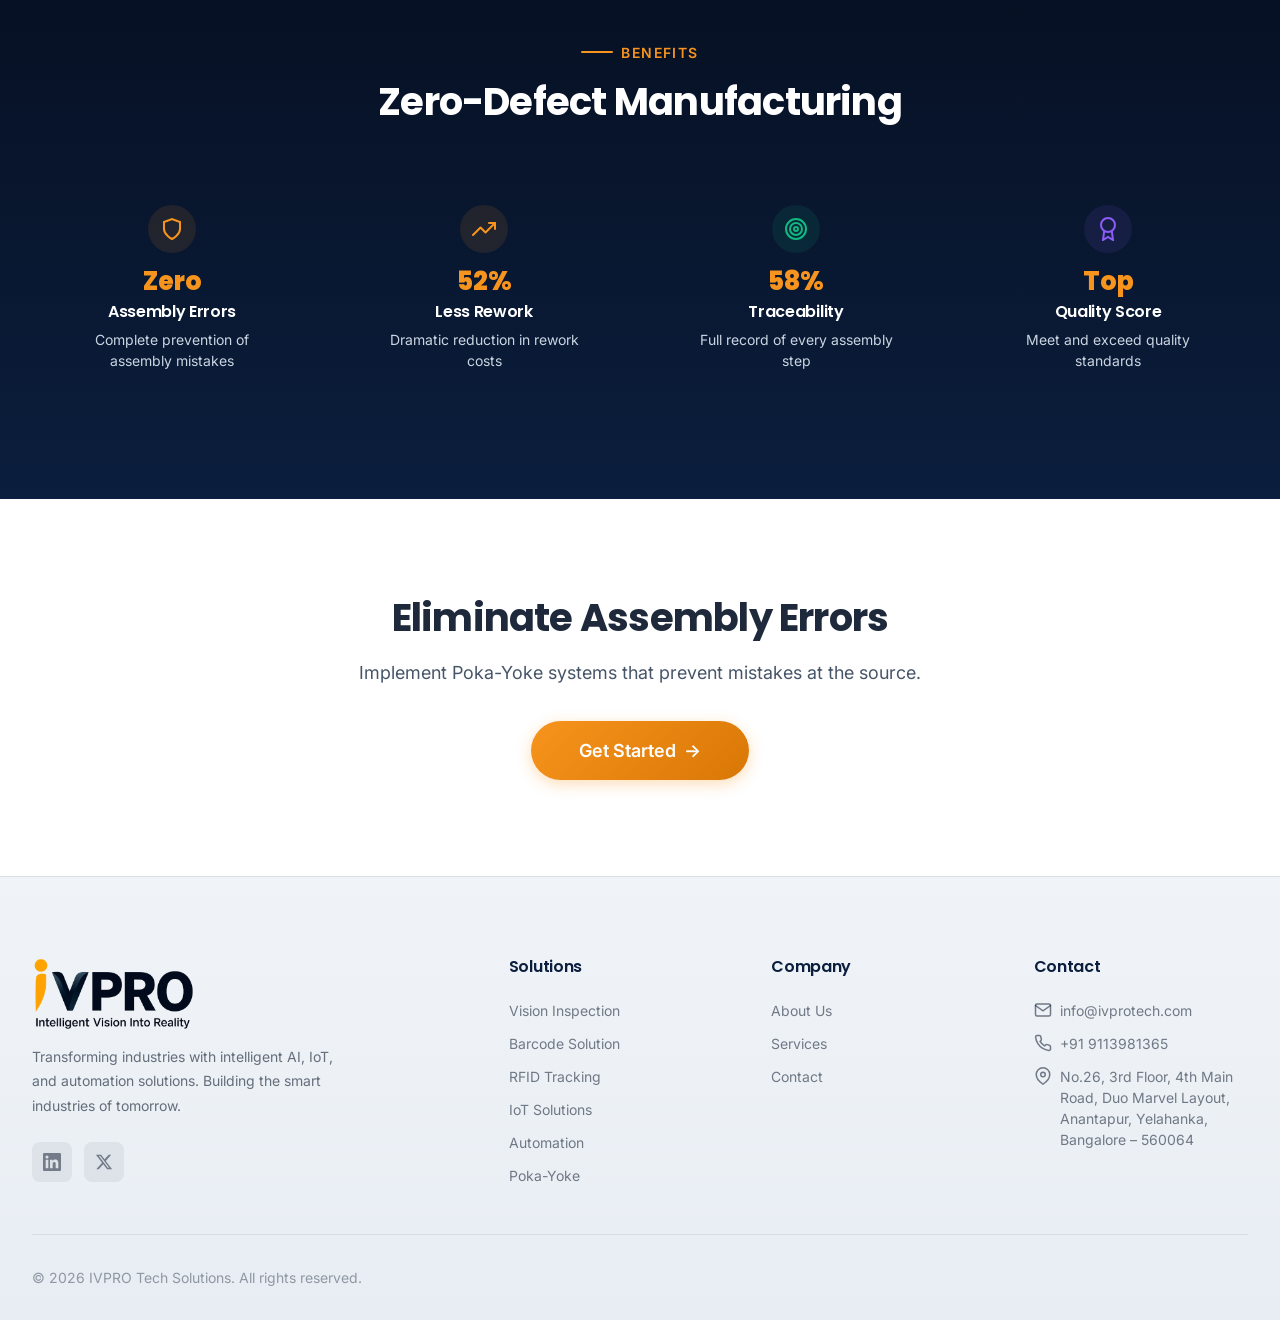
<file: pages/solution-pokayoke.html>
<!DOCTYPE html>
<html lang="en">
<head>
  <meta charset="UTF-8">
  <meta name="viewport" content="width=device-width, initial-scale=1.0">
  <meta name="description" content="Poka-Yoke error proofing systems by IVPRO Tech Solutions for assembly validation, mistake prevention, operator guidance, and zero-defect manufacturing.">
  <meta name="robots" content="index, follow">
  <meta name="author" content="IVPRO Tech Solutions">
  <link rel="canonical" href="https://ivprotech.com/pages/solution-pokayoke.html">
  <meta property="og:locale" content="en_IN">
  <meta property="og:type" content="website">
  <meta property="og:site_name" content="IVPRO Tech Solutions">
  <meta property="og:title" content="Poka-Yoke Error Proofing | IVPRO Tech Solutions">
  <meta property="og:description" content="Assembly validation, mistake prevention, pick-to-light guidance, and zero-defect manufacturing workflows.">
  <meta property="og:url" content="https://ivprotech.com/pages/solution-pokayoke.html">
  <meta property="og:image" content="https://ivprotech.com/assets/pokayoke_error_proofing_system.png">
  <meta name="twitter:card" content="summary_large_image">
  <meta name="twitter:title" content="Poka-Yoke Error Proofing | IVPRO Tech Solutions">
  <meta name="twitter:description" content="Poka-Yoke assembly validation and mistake-proofing systems for zero-defect manufacturing.">
  <meta name="twitter:image" content="https://ivprotech.com/assets/pokayoke_error_proofing_system.png">
  <title>Poka-Yoke Error Proofing | IVPRO Tech Solutions</title>
  <link rel="stylesheet" href="../css/variables.css">
  <link rel="stylesheet" href="../css/base.css">
  <link rel="stylesheet" href="../css/nav.css">
  <link rel="stylesheet" href="../css/pages.css">
  <link rel="stylesheet" href="../css/pokayoke-pipeline.css">
  <link rel="stylesheet" href="../css/pipeline-responsive.css">
  <link rel="icon" type="image/png" href="../assets/favicon.png">
</head>
<body>

  <section class="page-hero" style="min-height:auto;padding-bottom:var(--space-6);">
    <div class="page-hero__bg"><div class="page-hero__bg-grid"></div><div class="page-hero__bg-glow" style="background:#F7941D;"></div></div>
    <div class="container">
      <div class="solution-hero__content">
        <div style="position:relative;z-index:1;">
          <div class="page-hero__breadcrumb" style="justify-content:flex-start;">
            <a href="../index.html">Home</a><span>/</span><a href="solutions.html">Solutions</a><span>/</span><span>Poka-Yoke</span>
          </div>
          <span class="section-label" style="color:#F7941D;">Quality Solution</span>
          <h1 class="page-hero__title" style="text-align:left;font-size:var(--fs-h1);">Poka-Yoke</h1>
          <p class="page-hero__subtitle" style="text-align:left;margin:0;margin-top:var(--space-4);">Error prevention systems, assembly validation, and mistake-proof workflows for zero-defect manufacturing.</p>
          <div style="margin-top:var(--space-6);display:flex;gap:var(--space-4);">
            <a href="contact.html" class="btn btn--primary">Get Started <span class="btn-arrow">&rarr;</span></a>
            <a href="contact.html" class="btn btn--secondary">Get Quote</a>
          </div>
        </div>
        <div class="solution-image solution-image--hero">
          <img src="../assets/pokayoke_error_proofing_system.png" alt="Poka-Yoke assembly station with pick-to-light bins, torque tool, and validation screen">
        </div>
      </div>
      <div class="hero__pipeline" id="pokayokePipeline">
        <p class="hero__pipeline-label" style="color:#F7941D;">Error-Proof Assembly in Action</p>
        <div class="pk__stages">
          <div class="pk__card" data-stage="1">
            <div class="pk__bom">
              <div class="pk__bom-header"><svg width="10" height="10" viewBox="0 0 24 24" fill="none" stroke="currentColor" stroke-width="2"><path d="M14 2H6a2 2 0 0 0-2 2v16a2 2 0 0 0 2 2h12a2 2 0 0 0 2-2V8z"/><polyline points="14 2 14 8 20 8"/></svg> WORK ORDER #4721</div>
              <div class="pk__bom-rows">
                <div class="pk__bom-row"><span class="pk__bom-part">Bolt M6x20</span><span class="pk__bom-qty">x4</span></div>
                <div class="pk__bom-row"><span class="pk__bom-part">Washer M6</span><span class="pk__bom-qty">x4</span></div>
                <div class="pk__bom-row"><span class="pk__bom-part">Bracket-L</span><span class="pk__bom-qty">x2</span></div>
                <div class="pk__bom-row"><span class="pk__bom-part">Spring Pin</span><span class="pk__bom-qty">x1</span></div>
              </div>
            </div>
            <span class="pk__label">BOM LOADED</span>
          </div>
          <div class="pk__card" data-stage="2">
            <div class="pk__scanner">
              <div class="pk__scanner-beam"></div>
              <div class="pk__barcode-lines">
                <div class="pk__barcode-line" style="height:28px;"></div>
                <div class="pk__barcode-line" style="height:36px;"></div>
                <div class="pk__barcode-line" style="height:20px;"></div>
                <div class="pk__barcode-line" style="height:36px;"></div>
                <div class="pk__barcode-line" style="height:24px;"></div>
                <div class="pk__barcode-line" style="height:40px;"></div>
                <div class="pk__barcode-line" style="height:32px;"></div>
                <div class="pk__barcode-line" style="height:20px;"></div>
                <div class="pk__barcode-line" style="height:36px;"></div>
                <div class="pk__barcode-line" style="height:28px;"></div>
                <div class="pk__barcode-line" style="height:24px;"></div>
                <div class="pk__barcode-line" style="height:36px;"></div>
              </div>
            </div>
            <div class="pk__scan-result"><div class="pk__scan-result-dot"></div><span class="pk__scan-result-text">Part Identified</span></div>
            <span class="pk__label">SCANNED</span>
          </div>
          <div class="pk__card" data-stage="3">
            <div class="pk__bins">
              <div class="pk__bin"><div class="pk__bin-light"></div><span class="pk__bin-label">A1</span></div>
              <div class="pk__bin pk__bin--active" style="position:relative;"><div class="pk__bin-light"></div><span class="pk__bin-label">A2</span><span class="pk__pick-arrow">&#9650;</span></div>
              <div class="pk__bin"><div class="pk__bin-light"></div><span class="pk__bin-label">A3</span></div>
              <div class="pk__bin"><div class="pk__bin-light"></div><span class="pk__bin-label">B1</span></div>
              <div class="pk__bin"><div class="pk__bin-light"></div><span class="pk__bin-label">B2</span></div>
              <div class="pk__bin"><div class="pk__bin-light"></div><span class="pk__bin-label">B3</span></div>
            </div>
            <span class="pk__label">BIN A2 &rarr; PICK</span>
          </div>
          <div class="pk__card" data-stage="4">
            <div class="pk__confirm">
              <div class="pk__hand-icon">
                <svg width="24" height="24" viewBox="0 0 24 24" fill="none" stroke="currentColor" stroke-width="1.5"><path d="M18 11V6a2 2 0 0 0-4 0v5"/><path d="M14 10V4a2 2 0 0 0-4 0v6"/><path d="M10 10.5V5a2 2 0 0 0-4 0v9"/><path d="M18 11a2 2 0 0 1 4 0v3a8 8 0 0 1-8 8h-2c-2.49 0-4.09-1.17-5.38-2.63A24 24 0 0 1 4 15"/></svg>
              </div>
              <div class="pk__sensor-wave"><div class="pk__sensor-wave-line"></div></div>
              <div class="pk__confirm-badge">
                <svg width="12" height="12" viewBox="0 0 24 24" fill="none" stroke="currentColor" stroke-width="2.5"><polyline points="20 6 9 17 4 12"/></svg>
                PICK CONFIRMED
              </div>
            </div>
          </div>
          <div class="pk__card" data-stage="5">
            <div class="pk__record">
              <div class="pk__record-row">
                <div class="pk__record-icon" style="background:rgba(247,148,29,0.1);color:var(--color-accent);"><svg width="10" height="10" viewBox="0 0 24 24" fill="none" stroke="currentColor" stroke-width="2"><polyline points="22 12 18 12 15 21 9 3 6 12 2 12"/></svg></div>
                <div class="pk__record-text"><strong>Logged</strong>Pick #4721-03 recorded</div>
              </div>
              <div class="pk__record-row">
                <div class="pk__record-icon" style="background:rgba(247,148,29,0.1);color:var(--color-accent-orange);"><svg width="10" height="10" viewBox="0 0 24 24" fill="none" stroke="currentColor" stroke-width="2"><circle cx="12" cy="12" r="10"/><polyline points="12 6 12 12 16 14"/></svg></div>
                <div class="pk__record-text"><strong>Timestamp</strong>14:23:07.413</div>
              </div>
              <div class="pk__record-row">
                <div class="pk__record-icon" style="background:rgba(16,185,129,0.1);color:var(--color-success);"><svg width="10" height="10" viewBox="0 0 24 24" fill="none" stroke="currentColor" stroke-width="2"><path d="M22 11.08V12a10 10 0 1 1-5.93-9.14"/><polyline points="22 4 12 14.01 9 11.01"/></svg></div>
                <div class="pk__record-text"><strong>Validated</strong>BOM match &#10003;</div>
              </div>
              <div class="pk__validate-bar">
                <svg width="12" height="12" viewBox="0 0 24 24" fill="none" stroke="currentColor" stroke-width="2.5"><path d="M12 22s8-4 8-10V5l-8-3-8 3v7c0 6 8 10 8 10z"/></svg>
                ALL STEPS VALIDATED
              </div>
            </div>
          </div>
        </div>
        <div class="pk__timeline">
          <div class="pk__timeline-progress"></div>
          <div class="pk__step" data-stage="1"><div class="pk__step-dot">1</div><div class="pk__step-title">Order Received</div></div>
          <div class="pk__step" data-stage="2"><div class="pk__step-dot">2</div><div class="pk__step-title">Scan &amp; Identify</div></div>
          <div class="pk__step" data-stage="3"><div class="pk__step-dot">3</div><div class="pk__step-title">Pick-to-Light</div></div>
          <div class="pk__step" data-stage="4"><div class="pk__step-dot">4</div><div class="pk__step-title">Pick &amp; Confirm</div></div>
          <div class="pk__step" data-stage="5"><div class="pk__step-dot">5</div><div class="pk__step-title">Record &amp; Validate</div></div>
        </div>
      </div>
    </div>
  </section>

  <section class="section">
    <div class="container">
      <div class="about-intro reveal">
        <div>
          <span class="section-label">The Challenge</span>
          <h2 class="about-intro__title">Human Errors Are Inevitable — Unless Prevented</h2>
          <p class="about-intro__text">In complex assembly operations, even well-trained operators make mistakes. Wrong parts, missing steps, incorrect sequences — each error leads to rework, waste, and customer complaints.</p>
          <p class="about-intro__text">Poka-Yoke systems make errors impossible at the source, ensuring every product is built right the first time.</p>
        </div>
        <div class="solution-image">
          <img src="../assets/pokayoke_assembly_errors.png" alt="Manual assembly bench showing similar parts and wrong-part risk before error proofing">
        </div>
      </div>
    </div>
  </section>

  <section class="section section--gray">
    <div class="container">
      <div class="text-center reveal"><span class="section-label">Features</span><h2 class="section-title">Error Proofing Capabilities</h2></div>
      <div class="solution-features stagger-children" style="margin-top:var(--space-8);">
        <div class="card feature-card">
          <div class="feature-card__icon"><svg width="24" height="24" viewBox="0 0 24 24" fill="none" stroke="currentColor" stroke-width="2" stroke-linecap="round"><path d="M12 22s8-4 8-10V5l-8-3-8 3v7c0 6 8 10 8 10z"/><polyline points="9 12 11 14 15 10"/></svg></div>
          <h3 class="feature-card__title">Error Prevention</h3>
          <p class="feature-card__text">Physical and digital mechanisms that prevent incorrect assembly steps.</p>
        </div>
        <div class="card feature-card">
          <div class="feature-card__icon" style="background:rgba(247,148,29,0.1);color:var(--color-accent-orange);"><svg width="24" height="24" viewBox="0 0 24 24" fill="none" stroke="currentColor" stroke-width="2" stroke-linecap="round"><polyline points="20 6 9 17 4 12"/></svg></div>
          <h3 class="feature-card__title">Assembly Validation</h3>
          <p class="feature-card__text">Step-by-step verification ensures each Assembly stage is completed correctly.</p>
        </div>
        <div class="card feature-card">
          <div class="feature-card__icon" style="background:rgba(16,185,129,0.1);color:var(--color-success);"><svg width="24" height="24" viewBox="0 0 24 24" fill="none" stroke="currentColor" stroke-width="2" stroke-linecap="round"><path d="M12 2L2 7l10 5 10-5-10-5z"/><path d="M2 17l10 5 10-5"/><path d="M2 12l10 5 10-5"/></svg></div>
          <h3 class="feature-card__title">Mistake-Proof Workflows</h3>
          <p class="feature-card__text">Guided workflows that enforce correct sequences and prevent step skipping.</p>
        </div>
        <div class="card feature-card">
          <div class="feature-card__icon"><svg width="24" height="24" viewBox="0 0 24 24" fill="none" stroke="currentColor" stroke-width="2" stroke-linecap="round"><path d="M1 12s4-8 11-8 11 8 11 8-4 8-11 8-11-8-11-8z"/><circle cx="12" cy="12" r="3"/></svg></div>
          <h3 class="feature-card__title">Vision-Based Verification</h3>
          <p class="feature-card__text">Camera systems that verify correct part placement and assembly completeness.</p>
        </div>
        <div class="card feature-card">
          <div class="feature-card__icon" style="background:rgba(139,92,246,0.1);color:#8B5CF6;"><svg width="24" height="24" viewBox="0 0 24 24" fill="none" stroke="currentColor" stroke-width="2" stroke-linecap="round"><rect x="3" y="3" width="18" height="18" rx="2"/><line x1="7" y1="7" x2="7" y2="17"/><line x1="10" y1="7" x2="10" y2="17"/><line x1="13" y1="7" x2="13" y2="11"/><line x1="16" y1="7" x2="16" y2="17"/></svg></div>
          <h3 class="feature-card__title">Barcode Verification</h3>
          <p class="feature-card__text">Scan and verify parts against BOM to ensure correct components are used.</p>
        </div>
        <div class="card feature-card">
          <div class="feature-card__icon" style="background:rgba(245,158,11,0.1);color:var(--color-warning);"><svg width="24" height="24" viewBox="0 0 24 24" fill="none" stroke="currentColor" stroke-width="2" stroke-linecap="round"><rect x="2" y="3" width="20" height="14" rx="2"/><line x1="8" y1="21" x2="16" y2="21"/><line x1="12" y1="17" x2="12" y2="21"/></svg></div>
          <h3 class="feature-card__title">Operator Guidance</h3>
          <p class="feature-card__text">Screen-based work instructions with visual guides for each assembly step.</p>
        </div>
      </div>
    </div>
  </section>

  <section class="section">
    <div class="container">
      <div class="text-center reveal"><span class="section-label">Use Cases</span><h2 class="section-title">Where Poka-Yoke Works</h2></div>
      <div class="use-cases__list" style="margin-top:var(--space-8);">
        <div class="use-case-item reveal">
          <div class="use-case-item__icon"><svg width="24" height="24" viewBox="0 0 24 24" fill="none" stroke="currentColor" stroke-width="2" stroke-linecap="round"><path d="M14 16H9m10 0h3v-3.15a1 1 0 0 0-.84-.99L16 11l-2.7-3.6a1 1 0 0 0-.8-.4H5.24a2 2 0 0 0-1.8 1.1l-.8 1.63A6 6 0 0 0 2 12.42V16h2"/><circle cx="6.5" cy="16.5" r="2.5"/><circle cx="16.5" cy="16.5" r="2.5"/></svg></div>
          <div><h4 class="use-case-item__title">Automotive Assembly</h4><p class="use-case-item__text">Ensure correct torque, part placement, and wiring in vehicle assembly lines.</p></div>
        </div>
        <div class="use-case-item reveal">
          <div class="use-case-item__icon"><svg width="24" height="24" viewBox="0 0 24 24" fill="none" stroke="currentColor" stroke-width="2" stroke-linecap="round"><rect x="4" y="4" width="16" height="16" rx="2"/><rect x="9" y="9" width="6" height="6"/></svg></div>
          <div><h4 class="use-case-item__title">Electronics Manufacturing</h4><p class="use-case-item__text">Verify component placement, orientation, and solder quality on PCBs.</p></div>
        </div>
        <div class="use-case-item reveal">
          <div class="use-case-item__icon"><svg width="24" height="24" viewBox="0 0 24 24" fill="none" stroke="currentColor" stroke-width="2" stroke-linecap="round"><rect x="2" y="7" width="20" height="15" rx="2" ry="2"/><polyline points="17 2 12 7 7 2"/></svg></div>
          <div><h4 class="use-case-item__title">Packaging Verification</h4><p class="use-case-item__text">Ensure correct items, quantities, and documentation in each package.</p></div>
        </div>
        <div class="use-case-item reveal">
          <div class="use-case-item__icon"><svg width="24" height="24" viewBox="0 0 24 24" fill="none" stroke="currentColor" stroke-width="2" stroke-linecap="round"><path d="M2 20h20"/><path d="M5 20V8l5 4V8l5 4V4h5v16"/></svg></div>
          <div><h4 class="use-case-item__title">General Manufacturing</h4><p class="use-case-item__text">Any assembly process where human error can lead to quality issues.</p></div>
        </div>
      </div>
    </div>
  </section>

  <section class="section section--dark">
    <div class="container">
      <div class="text-center reveal"><span class="section-label">Benefits</span><h2 class="section-title text-white">Zero-Defect Manufacturing</h2></div>
      <div class="benefits__grid stagger-children" style="margin-top:var(--space-8);">
        <div class="benefit-item">
          <div class="benefit-item__icon"><svg width="24" height="24" viewBox="0 0 24 24" fill="none" stroke="currentColor" stroke-width="2" stroke-linecap="round"><path d="M12 22s8-4 8-10V5l-8-3-8 3v7c0 6 8 10 8 10z"/></svg></div>
          <div class="stat__number" style="font-size:var(--fs-h3);color:var(--color-accent);">Zero</div>
          <h4 class="benefit-item__title" style="color:var(--color-white);">Assembly Errors</h4>
          <p class="benefit-item__text" style="color:var(--color-text-light);">Complete prevention of assembly mistakes</p>
        </div>
        <div class="benefit-item">
          <div class="benefit-item__icon" style="background:rgba(247,148,29,0.1);color:var(--color-accent-orange);"><svg width="24" height="24" viewBox="0 0 24 24" fill="none" stroke="currentColor" stroke-width="2" stroke-linecap="round" stroke-linejoin="round"><polyline points="23 6 13.5 15.5 8.5 10.5 1 18"/><polyline points="17 6 23 6 23 12"/></svg></div>
          <div class="stat__number" data-count="90" data-suffix="%" style="font-size:var(--fs-h3);">0%</div>
          <h4 class="benefit-item__title" style="color:var(--color-white);">Less Rework</h4>
          <p class="benefit-item__text" style="color:var(--color-text-light);">Dramatic reduction in rework costs</p>
        </div>
        <div class="benefit-item">
          <div class="benefit-item__icon" style="background:rgba(16,185,129,0.1);color:var(--color-success);"><svg width="24" height="24" viewBox="0 0 24 24" fill="none" stroke="currentColor" stroke-width="2" stroke-linecap="round"><circle cx="12" cy="12" r="10"/><circle cx="12" cy="12" r="6"/><circle cx="12" cy="12" r="2"/></svg></div>
          <div class="stat__number" data-count="100" data-suffix="%" style="font-size:var(--fs-h3);">0%</div>
          <h4 class="benefit-item__title" style="color:var(--color-white);">Traceability</h4>
          <p class="benefit-item__text" style="color:var(--color-text-light);">Full record of every assembly step</p>
        </div>
        <div class="benefit-item">
          <div class="benefit-item__icon" style="background:rgba(139,92,246,0.1);color:#8B5CF6;"><svg width="24" height="24" viewBox="0 0 24 24" fill="none" stroke="currentColor" stroke-width="2" stroke-linecap="round"><circle cx="12" cy="8" r="7"/><polyline points="8.21 13.89 7 23 12 20 17 23 15.79 13.88"/></svg></div>
          <div class="stat__number" style="font-size:var(--fs-h3);color:var(--color-accent);">Top</div>
          <h4 class="benefit-item__title" style="color:var(--color-white);">Quality Score</h4>
          <p class="benefit-item__text" style="color:var(--color-text-light);">Meet and exceed quality standards</p>
        </div>
      </div>
    </div>
  </section>

  <section class="section">
    <div class="container">
      <div class="cta-banner__content reveal" style="text-align:center;">
        <h2 class="section-title">Eliminate Assembly Errors</h2>
        <p class="section-subtitle" style="margin:0 auto var(--space-6);">Implement Poka-Yoke systems that prevent mistakes at the source.</p>
        <a href="contact.html" class="btn btn--primary btn--lg">Get Started <span class="btn-arrow">&rarr;</span></a>
      </div>
    </div>
  </section>

  <script src="../js/components.js"></script>
  <script>document.addEventListener('DOMContentLoaded', () => initApp('solutions'));</script>
  <script>
  (function() {
    var pipelineStates = {};
    var pipelineCfg = {
      pokayokePipeline: { sel: '.pk__card', color: 'rgba(247,148,29,0.3)', bright: '#F7941D' }
    };
    function easeOut(t) { return 1 - (1 - t) * (1 - t); }
    function easeInOut(t) { return t < 0.5 ? 2 * t * t : 1 - Math.pow(-2 * t + 2, 2) / 2; }
    function getCoords(sectionId, index) {
      var cfg = pipelineCfg[sectionId]; var section = document.getElementById(sectionId);
      var cards = section.querySelectorAll(cfg.sel); var from = cards[index - 1]; var to = cards[index];
      var sameRow = Math.abs(from.offsetTop - to.offsetTop) < 30; var x1, y1, x2, y2;
      if (sameRow) { x1 = from.offsetLeft + from.offsetWidth + 6; y1 = from.offsetTop + from.offsetHeight / 2; x2 = to.offsetLeft - 6; y2 = to.offsetTop + to.offsetHeight / 2; }
      else { x1 = from.offsetLeft + from.offsetWidth / 2; y1 = from.offsetTop + from.offsetHeight + 6; x2 = to.offsetLeft + to.offsetWidth / 2; y2 = to.offsetTop - 6; }
      return { x1: x1, y1: y1, x2: x2, y2: y2, container: cards[0].parentElement };
    }
    function ensureSvg(sectionId) {
      var cfg = pipelineCfg[sectionId]; var section = document.getElementById(sectionId);
      var cards = section.querySelectorAll(cfg.sel); var container = cards[0].parentElement;
      container.style.position = 'relative'; var svg = container.querySelector('.pipeline-connectors');
      if (!svg) {
        svg = document.createElementNS('http://www.w3.org/2000/svg', 'svg');
        svg.setAttribute('class', 'pipeline-connectors');
        svg.style.cssText = 'position:absolute;top:0;left:0;width:100%;height:100%;pointer-events:none;z-index:3;overflow:visible;';
        var defs = document.createElementNS('http://www.w3.org/2000/svg', 'defs');
        var filter = document.createElementNS('http://www.w3.org/2000/svg', 'filter');
        filter.setAttribute('id', 'plGlow-' + sectionId); filter.setAttribute('x', '-100%'); filter.setAttribute('y', '-100%');
        filter.setAttribute('width', '300%'); filter.setAttribute('height', '300%');
        var blur = document.createElementNS('http://www.w3.org/2000/svg', 'feGaussianBlur');
        blur.setAttribute('stdDeviation', '4'); blur.setAttribute('result', 'b'); filter.appendChild(blur);
        var merge = document.createElementNS('http://www.w3.org/2000/svg', 'feMerge');
        ['b', 'SourceGraphic'].forEach(function(inp) { var mn = document.createElementNS('http://www.w3.org/2000/svg', 'feMergeNode'); mn.setAttribute('in', inp); merge.appendChild(mn); });
        filter.appendChild(merge); defs.appendChild(filter); svg.appendChild(defs); container.appendChild(svg);
      }
      return svg;
    }
    function growLine(sectionId, index, cb) {
      var cfg = pipelineCfg[sectionId]; var c = getCoords(sectionId, index); var svg = ensureSvg(sectionId);
      var line = document.createElementNS('http://www.w3.org/2000/svg', 'line');
      line.setAttribute('x1', c.x1); line.setAttribute('y1', c.y1); line.setAttribute('x2', c.x1); line.setAttribute('y2', c.y1);
      line.setAttribute('stroke', cfg.color); line.setAttribute('stroke-width', '2'); line.setAttribute('stroke-dasharray', '6,6');
      svg.appendChild(line); var dur = 280; var start = performance.now();
      function tick(now) { var t = Math.min((now - start) / dur, 1); t = easeOut(t);
        line.setAttribute('x2', c.x1 + (c.x2 - c.x1) * t); line.setAttribute('y2', c.y1 + (c.y2 - c.y1) * t);
        if (t < 1) requestAnimationFrame(tick); else cb(); }
      requestAnimationFrame(tick);
    }
    function sendPulse(sectionId, index, cb) {
      var cfg = pipelineCfg[sectionId]; var c = getCoords(sectionId, index); var svg = ensureSvg(sectionId);
      var g = document.createElementNS('http://www.w3.org/2000/svg', 'g');
      var outer = document.createElementNS('http://www.w3.org/2000/svg', 'circle');
      outer.setAttribute('r', '6'); outer.setAttribute('fill', cfg.bright); outer.setAttribute('opacity', '0.45');
      outer.setAttribute('filter', 'url(#plGlow-' + sectionId + ')'); g.appendChild(outer);
      var inner = document.createElementNS('http://www.w3.org/2000/svg', 'circle');
      inner.setAttribute('r', '2.5'); inner.setAttribute('fill', '#fff'); inner.setAttribute('opacity', '0.95'); g.appendChild(inner);
      g.setAttribute('transform', 'translate(' + c.x1 + ',' + c.y1 + ')'); svg.appendChild(g);
      var dur = 550; var start = performance.now();
      function tick(now) { var t = Math.min((now - start) / dur, 1); t = easeInOut(t);
        var x = c.x1 + (c.x2 - c.x1) * t; var y = c.y1 + (c.y2 - c.y1) * t;
        g.setAttribute('transform', 'translate(' + x + ',' + y + ')');
        if (t < 1) { requestAnimationFrame(tick); } else {
          var fadeStart = performance.now();
          function fadeOut(now2) { var ft = Math.min((now2 - fadeStart) / 220, 1); g.setAttribute('opacity', String(1 - ft));
            if (ft < 1) requestAnimationFrame(fadeOut); else { g.remove(); cb(); } }
          requestAnimationFrame(fadeOut); } }
      requestAnimationFrame(tick);
    }
    function drawStatic(sectionId, activeIndex) {
      var cfg = pipelineCfg[sectionId]; if (!cfg) return;
      var section = document.getElementById(sectionId); if (!section) return;
      section.querySelectorAll('.pipeline-connectors').forEach(function(el) { el.remove(); });
      if (window.innerWidth > 768 || activeIndex < 1) return;
      var cards = section.querySelectorAll(cfg.sel); if (cards.length < 2) return;
      var svg = ensureSvg(sectionId); var limit = Math.min(activeIndex, cards.length - 1);
      for (var i = 1; i <= limit; i++) { var c = getCoords(sectionId, i);
        var line = document.createElementNS('http://www.w3.org/2000/svg', 'line');
        line.setAttribute('x1', c.x1); line.setAttribute('y1', c.y1); line.setAttribute('x2', c.x2); line.setAttribute('y2', c.y2);
        line.setAttribute('stroke', cfg.color); line.setAttribute('stroke-width', '2'); line.setAttribute('stroke-dasharray', '6,6');
        svg.appendChild(line); }
    }
    function initPipeline(sectionId, cardSel, stepSel, progressSel) {
      var section = document.getElementById(sectionId); if (!section) return;
      var cards = section.querySelectorAll(cardSel); var steps = section.querySelectorAll(stepSel);
      var progress = section.querySelector(progressSel); var total = cards.length; var started = false; var running = false;
      function activateUpTo(index) {
        cards.forEach(function(c, i) { c.classList.toggle('active', i <= index); });
        steps.forEach(function(s, i) { s.classList.toggle('active', i <= index); });
        if (progress) progress.style.width = (index / (total - 1)) * 100 + '%'; pipelineStates[sectionId] = index;
      }
      function runMobile() {
        cards.forEach(function(c) { c.classList.remove('active'); }); steps.forEach(function(s) { s.classList.remove('active'); });
        if (progress) progress.style.width = '0%'; pipelineStates[sectionId] = -1;
        section.querySelectorAll('.pipeline-connectors').forEach(function(el) { el.remove(); });
        var i = 0;
        function next() { if (!running) return; if (i >= total) { setTimeout(function() { if (running) runMobile(); }, 5000); return; }
          if (i === 0) { activateUpTo(0); i++; setTimeout(next, 500); }
          else { var idx = i; growLine(sectionId, idx, function() { if (!running) return; activateUpTo(idx);
            setTimeout(function() { if (!running) return; sendPulse(sectionId, idx, function() { i++; setTimeout(next, 80); }); }, 380); }); } }
        setTimeout(next, 300);
      }
      function runDesktop() {
        cards.forEach(function(c) { c.classList.remove('active'); }); steps.forEach(function(s) { s.classList.remove('active'); });
        if (progress) progress.style.width = '0%'; pipelineStates[sectionId] = -1; var i = 0;
        var iv = setInterval(function() { if (!running) { clearInterval(iv); return; } activateUpTo(i); i++;
          if (i >= total) { clearInterval(iv); setTimeout(function() { if (running) runDesktop(); }, 5000); } }, 1200);
      }
      function run() { running = true; if (window.innerWidth <= 768) runMobile(); else runDesktop(); }
      new IntersectionObserver(function(entries) { entries.forEach(function(entry) {
        if (entry.isIntersecting && !started) { started = true; run(); } }); }, { threshold: 0.15 }).observe(section);
    }
    initPipeline('pokayokePipeline', '.pk__card', '.pk__step', '.pk__timeline-progress');
    var _pRT; window.addEventListener('resize', function() { clearTimeout(_pRT); _pRT = setTimeout(function() {
      Object.keys(pipelineStates).forEach(function(id) { if (pipelineStates[id] >= 0) drawStatic(id, pipelineStates[id]); }); }, 250); });
  })();
  </script>
</body>
</html>
</file>
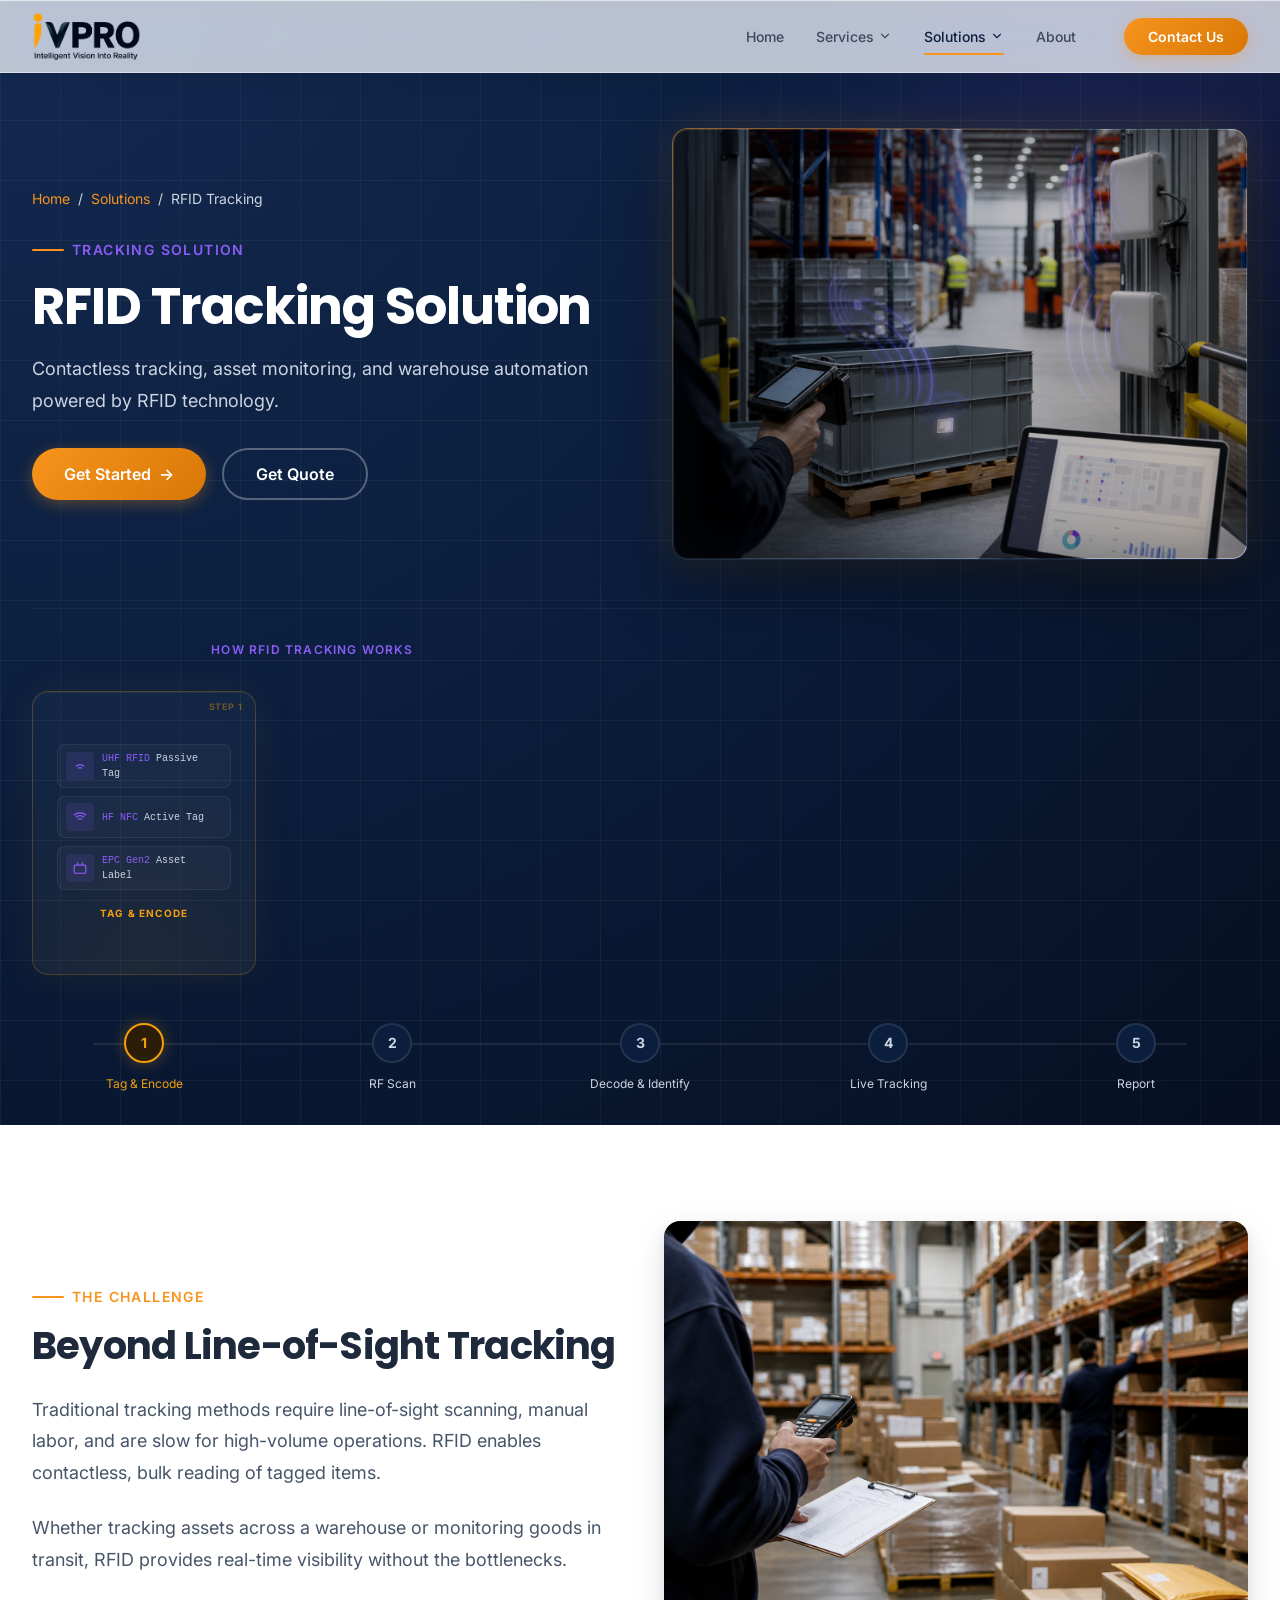
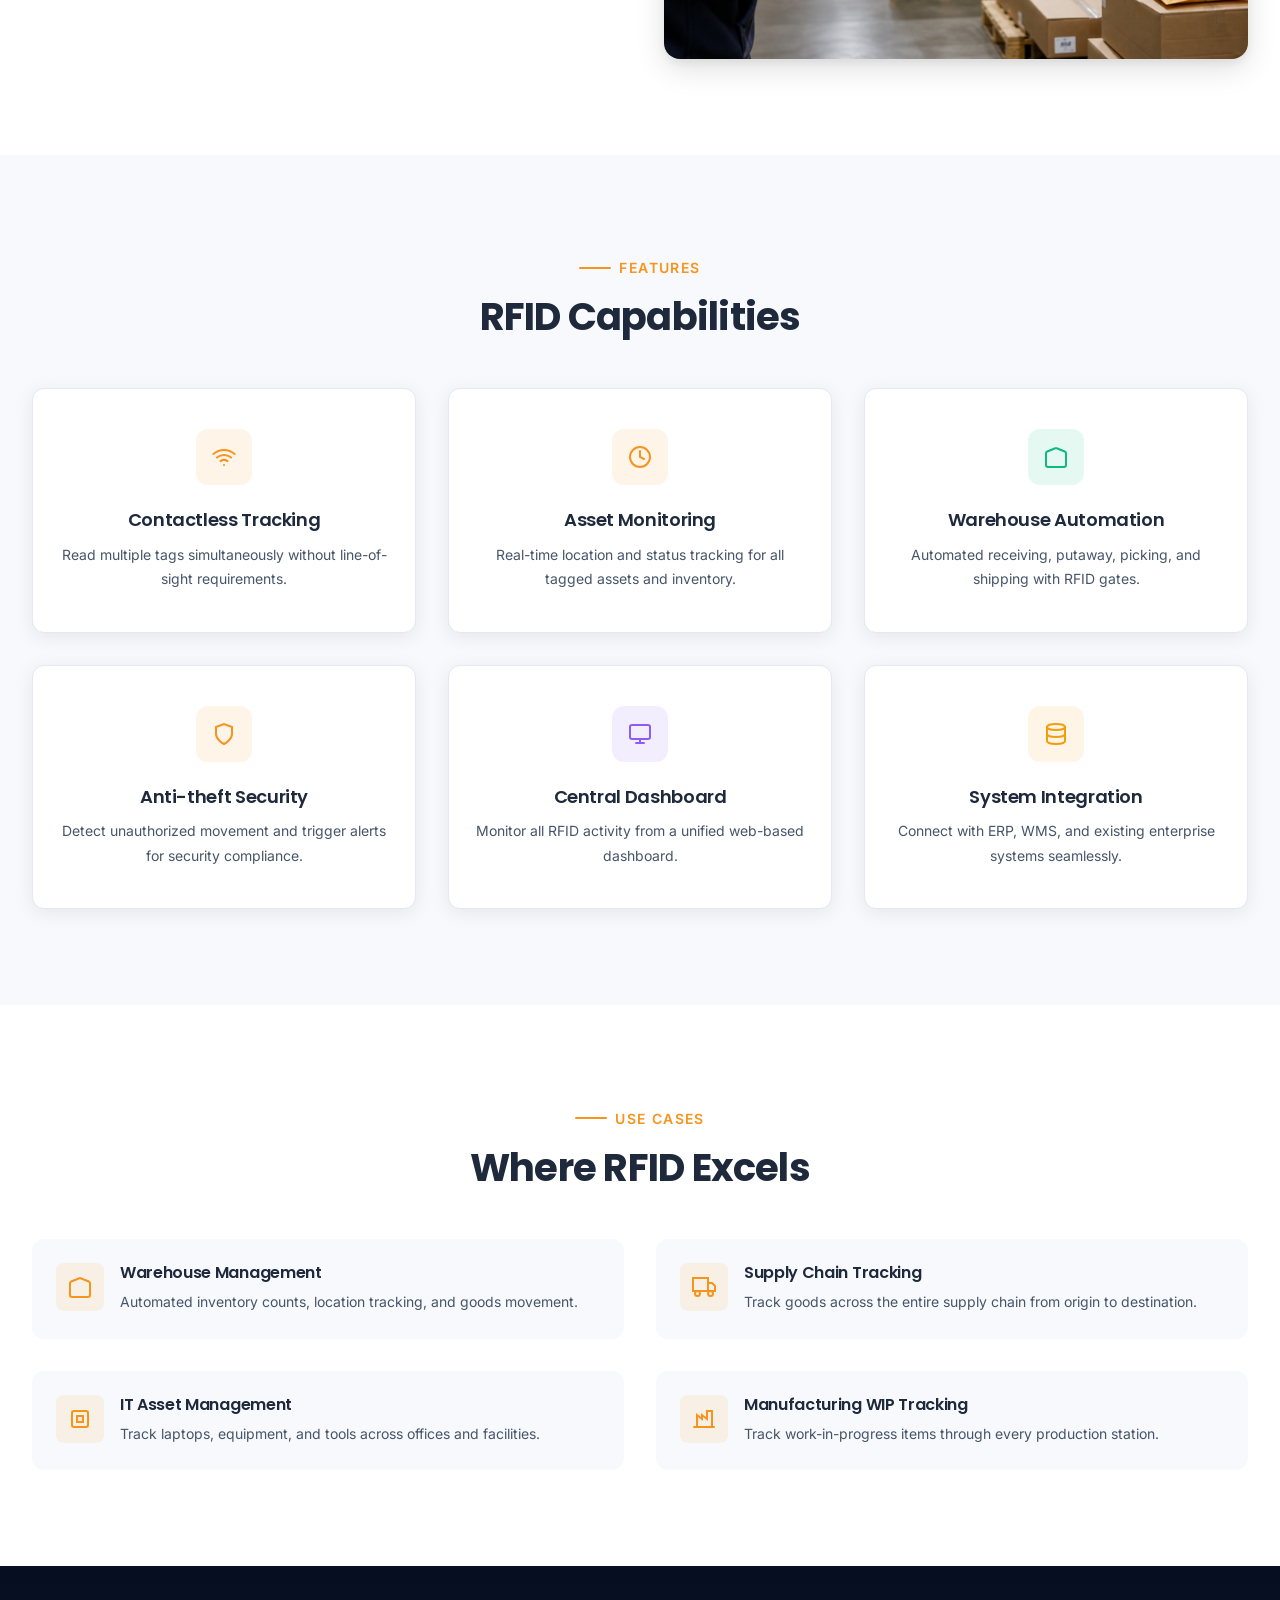
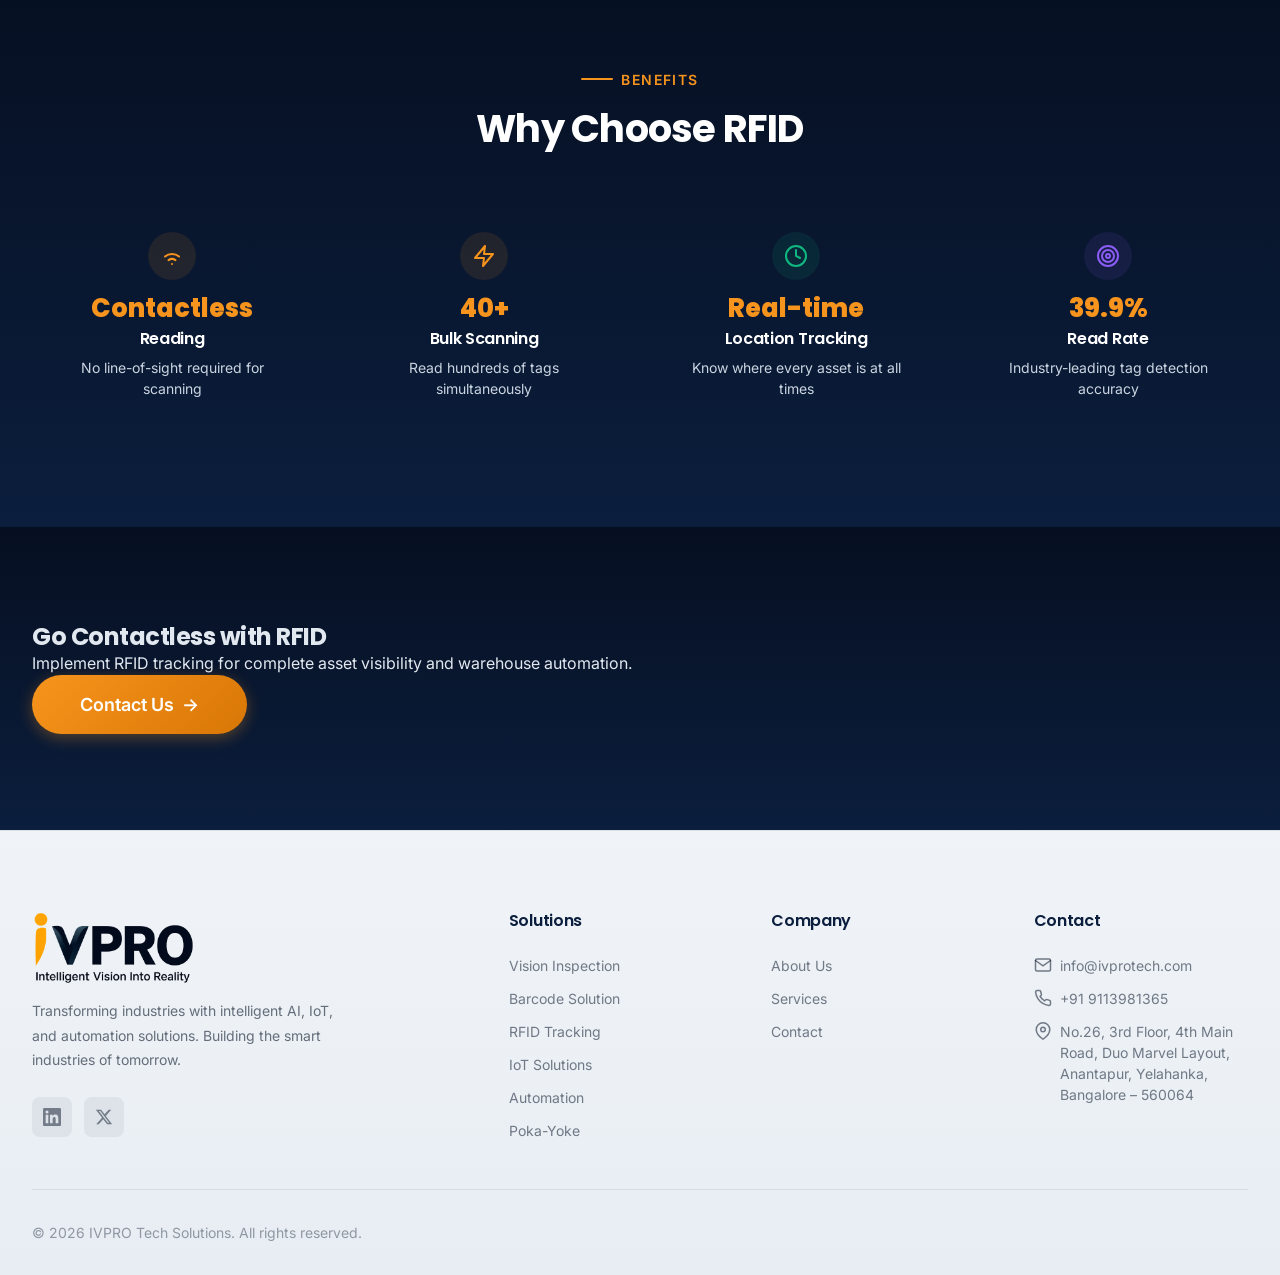
<file: pages/solution-rfid.html>
<!DOCTYPE html>
<html lang="en">
<head>
  <meta charset="UTF-8">
  <meta name="viewport" content="width=device-width, initial-scale=1.0">
  <meta name="description" content="RFID tracking solutions by IVPRO Tech Solutions for contactless asset tracking, warehouse automation, inventory visibility, and industrial monitoring.">
  <meta name="robots" content="index, follow">
  <meta name="author" content="IVPRO Tech Solutions">
  <link rel="canonical" href="https://ivprotech.com/pages/solution-rfid.html">
  <meta property="og:locale" content="en_IN">
  <meta property="og:type" content="website">
  <meta property="og:site_name" content="IVPRO Tech Solutions">
  <meta property="og:title" content="RFID Tracking Solution | IVPRO Tech Solutions">
  <meta property="og:description" content="Contactless RFID asset tracking, warehouse automation, inventory visibility, and real-time industrial monitoring.">
  <meta property="og:url" content="https://ivprotech.com/pages/solution-rfid.html">
  <meta property="og:image" content="https://ivprotech.com/assets/rfid_tracking_system.png">
  <meta name="twitter:card" content="summary_large_image">
  <meta name="twitter:title" content="RFID Tracking Solution | IVPRO Tech Solutions">
  <meta name="twitter:description" content="RFID asset tracking and warehouse automation solutions for industrial visibility.">
  <meta name="twitter:image" content="https://ivprotech.com/assets/rfid_tracking_system.png">
  <title>RFID Tracking Solution | IVPRO Tech Solutions</title>
  <link rel="stylesheet" href="../css/variables.css">
  <link rel="stylesheet" href="../css/base.css">
  <link rel="stylesheet" href="../css/nav.css">
  <link rel="stylesheet" href="../css/pages.css">
  <link rel="stylesheet" href="../css/barcode-pipeline.css">
  <link rel="stylesheet" href="../css/pipeline-responsive.css">
  <link rel="icon" type="image/png" href="../assets/favicon.png">
</head>
<body>

  <section class="page-hero" style="min-height:auto;padding-bottom:var(--space-6);">
    <div class="page-hero__bg"><div class="page-hero__bg-grid"></div><div class="page-hero__bg-glow" style="background:#8B5CF6;"></div></div>
    <div class="container">
      <div class="solution-hero__content">
        <div style="position:relative;z-index:1;">
          <div class="page-hero__breadcrumb" style="justify-content:flex-start;">
            <a href="../index.html">Home</a><span>/</span><a href="solutions.html">Solutions</a><span>/</span><span>RFID Tracking</span>
          </div>
          <span class="section-label" style="color:#8B5CF6;">Tracking Solution</span>
          <h1 class="page-hero__title" style="text-align:left;font-size:var(--fs-h1);">RFID Tracking Solution</h1>
          <p class="page-hero__subtitle" style="text-align:left;margin:0;margin-top:var(--space-4);">Contactless tracking, asset monitoring, and warehouse automation powered by RFID technology.</p>
          <div style="margin-top:var(--space-6);display:flex;gap:var(--space-4);">
            <a href="contact.html" class="btn btn--primary">Get Started <span class="btn-arrow">&rarr;</span></a>
            <a href="contact.html" class="btn btn--secondary">Get Quote</a>
          </div>
        </div>
        <div class="solution-image solution-image--hero">
          <img src="../assets/rfid_tracking_system.png" alt="RFID tracking system with warehouse antennas, handheld reader, tagged bins, and asset dashboard">
        </div>
      </div>
      <div class="hero__pipeline" id="rfidPipeline">
        <p class="hero__pipeline-label" style="color:#8B5CF6;">How RFID Tracking Works</p>
        <div class="bc__stages">
          <div class="bc__card" data-stage="1">
            <div class="bc__tag-area">
              <div class="bc__tag-item">
                <div class="bc__tag-icon bc__tag-icon--rfid"><svg width="14" height="14" viewBox="0 0 24 24" fill="none" stroke="currentColor" stroke-width="2"><path d="M5 12.55a11 11 0 0 1 14.08 0"/><path d="M8.53 16.11a6 6 0 0 1 6.95 0"/><line x1="12" y1="20" x2="12.01" y2="20"/></svg></div>
                <div class="bc__tag-detail">
                  <span class="bc__tag-code" style="color:#8B5CF6;">UHF RFID</span>
                  <span class="bc__tag-type">Passive Tag</span>
                </div>
              </div>
              <div class="bc__tag-item">
                <div class="bc__tag-icon bc__tag-icon--rfid"><svg width="14" height="14" viewBox="0 0 24 24" fill="none" stroke="currentColor" stroke-width="2"><path d="M5 12.55a11 11 0 0 1 14.08 0"/><path d="M1.42 9a16 16 0 0 1 21.16 0"/><path d="M8.53 16.11a6 6 0 0 1 6.95 0"/><line x1="12" y1="20" x2="12.01" y2="20"/></svg></div>
                <div class="bc__tag-detail">
                  <span class="bc__tag-code" style="color:#8B5CF6;">HF NFC</span>
                  <span class="bc__tag-type">Active Tag</span>
                </div>
              </div>
              <div class="bc__tag-item">
                <div class="bc__tag-icon bc__tag-icon--rfid"><svg width="14" height="14" viewBox="0 0 24 24" fill="none" stroke="currentColor" stroke-width="2"><rect x="2" y="7" width="20" height="14" rx="2"/><path d="M16 2v5"/><path d="M8 2v5"/></svg></div>
                <div class="bc__tag-detail">
                  <span class="bc__tag-code" style="color:#8B5CF6;">EPC Gen2</span>
                  <span class="bc__tag-type">Asset Label</span>
                </div>
              </div>
            </div>
            <span class="bc__label">TAG &amp; ENCODE</span>
          </div>
          <div class="bc__card" data-stage="2">
            <div class="bc__scanner">
              <div class="bc__scan-window">
                <div class="bc__scan-barcode">
                  <div class="bc__scan-bar" style="height:60%"></div>
                  <div class="bc__scan-bar" style="height:80%"></div>
                  <div class="bc__scan-bar" style="height:45%"></div>
                  <div class="bc__scan-bar" style="height:100%"></div>
                  <div class="bc__scan-bar" style="height:70%"></div>
                  <div class="bc__scan-bar" style="height:55%"></div>
                  <div class="bc__scan-bar" style="height:90%"></div>
                  <div class="bc__scan-bar" style="height:40%"></div>
                  <div class="bc__scan-bar" style="height:75%"></div>
                  <div class="bc__scan-bar" style="height:65%"></div>
                </div>
                <div class="bc__scan-beam"></div>
              </div>
              <div class="bc__scan-result">
                <svg width="10" height="10" viewBox="0 0 24 24" fill="none" stroke="#8B5CF6" stroke-width="2.5"><path d="M5 12.55a11 11 0 0 1 14.08 0"/><line x1="12" y1="20" x2="12.01" y2="20"/></svg>
                <span>Bulk Read &mdash; 200 tags/sec</span>
              </div>
            </div>
            <span class="bc__label">RF SCAN</span>
          </div>
          <div class="bc__card" data-stage="3">
            <div class="bc__decode">
              <div class="bc__decode-input">RF SIGNAL</div>
              <div class="bc__decode-arrow">&darr;</div>
              <div class="bc__decode-output">
                <div class="bc__decode-row"><span class="bc__decode-key">EPC</span><span class="bc__decode-val" style="color:#8B5CF6;">3034257BF400</span></div>
                <div class="bc__decode-row"><span class="bc__decode-key">RSSI</span><span class="bc__decode-val">&minus;42 dBm</span></div>
                <div class="bc__decode-row"><span class="bc__decode-key">TID</span><span class="bc__decode-val">E200-3411</span></div>
                <div class="bc__decode-row"><span class="bc__decode-key">Zone</span><span class="bc__decode-val" style="color:#10B981;">Gate A</span></div>
              </div>
            </div>
            <span class="bc__label">DECODE &amp; IDENTIFY</span>
          </div>
          <div class="bc__card" data-stage="4">
            <div class="bc__tracker">
              <div class="bc__tracker-grid">
                <div class="bc__tracker-cell bc__tracker-cell--active">A1</div>
                <div class="bc__tracker-cell">A2</div>
                <div class="bc__tracker-cell bc__tracker-cell--active">A3</div>
                <div class="bc__tracker-cell bc__tracker-cell--shipped">B1</div>
                <div class="bc__tracker-cell bc__tracker-cell--active">B2</div>
                <div class="bc__tracker-cell">B3</div>
                <div class="bc__tracker-cell bc__tracker-cell--shipped">C1</div>
                <div class="bc__tracker-cell bc__tracker-cell--active">C2</div>
              </div>
              <div class="bc__tracker-legend">
                <span><span class="bc__legend-dot bc__legend-dot--active"></span>In Zone</span>
                <span><span class="bc__legend-dot bc__legend-dot--shipped"></span>Dispatched</span>
                <span><span class="bc__legend-dot bc__legend-dot--empty"></span>Empty</span>
              </div>
            </div>
            <span class="bc__label">LIVE TRACKING</span>
          </div>
          <div class="bc__card" data-stage="5">
            <div class="bc__report">
              <div class="bc__report-kpis">
                <div class="bc__kpi"><div class="bc__kpi-num" style="color:#8B5CF6;">4,218</div><div class="bc__kpi-label">Tags Read</div></div>
                <div class="bc__kpi"><div class="bc__kpi-num" style="color:#10B981;">99.8%</div><div class="bc__kpi-label">Read Rate</div></div>
                <div class="bc__kpi"><div class="bc__kpi-num" style="color:#06B6D4;">0.2s</div><div class="bc__kpi-label">Avg Latency</div></div>
                <div class="bc__kpi"><div class="bc__kpi-num" style="color:#F59E0B;">12</div><div class="bc__kpi-label">Zones Active</div></div>
              </div>
              <div class="bc__report-bar"><span>Zone Utilization</span><div class="bc__report-fill" style="--fill-w:87%;"></div></div>
              <div class="bc__report-bar"><span>Tag Read Success</span><div class="bc__report-fill" style="--fill-w:99%;"></div></div>
              <div class="bc__report-export">
                <svg width="10" height="10" viewBox="0 0 24 24" fill="none" stroke="currentColor" stroke-width="2"><path d="M21 15v4a2 2 0 0 1-2 2H5a2 2 0 0 1-2-2v-4"/><polyline points="7 10 12 15 17 10"/><line x1="12" y1="15" x2="12" y2="3"/></svg>
                Export RFID Report
              </div>
            </div>
            <span class="bc__label">REPORT</span>
          </div>
        </div>
        <div class="bc__timeline">
          <div class="bc__timeline-progress"></div>
          <div class="bc__step" data-stage="1"><div class="bc__step-dot">1</div><div class="bc__step-title">Tag &amp; Encode</div></div>
          <div class="bc__step" data-stage="2"><div class="bc__step-dot">2</div><div class="bc__step-title">RF Scan</div></div>
          <div class="bc__step" data-stage="3"><div class="bc__step-dot">3</div><div class="bc__step-title">Decode &amp; Identify</div></div>
          <div class="bc__step" data-stage="4"><div class="bc__step-dot">4</div><div class="bc__step-title">Live Tracking</div></div>
          <div class="bc__step" data-stage="5"><div class="bc__step-dot">5</div><div class="bc__step-title">Report</div></div>
        </div>
      </div>
    </div>
  </section>

  <section class="section">
    <div class="container">
      <div class="about-intro reveal">
        <div>
          <span class="section-label">The Challenge</span>
          <h2 class="about-intro__title">Beyond Line-of-Sight Tracking</h2>
          <p class="about-intro__text">Traditional tracking methods require line-of-sight scanning, manual labor, and are slow for high-volume operations. RFID enables contactless, bulk reading of tagged items.</p>
          <p class="about-intro__text">Whether tracking assets across a warehouse or monitoring goods in transit, RFID provides real-time visibility without the bottlenecks.</p>
        </div>
        <div class="solution-image">
          <img src="../assets/rfid_tracking_challenges.png" alt="Warehouse worker manually scanning boxes and searching inventory before RFID tracking">
        </div>
      </div>
    </div>
  </section>

  <section class="section section--gray">
    <div class="container">
      <div class="text-center reveal"><span class="section-label">Features</span><h2 class="section-title">RFID Capabilities</h2></div>
      <div class="solution-features stagger-children" style="margin-top:var(--space-8);">
        <div class="card feature-card">
          <div class="feature-card__icon"><svg width="24" height="24" viewBox="0 0 24 24" fill="none" stroke="currentColor" stroke-width="2" stroke-linecap="round"><path d="M5 12.55a11 11 0 0 1 14.08 0"/><path d="M1.42 9a16 16 0 0 1 21.16 0"/><path d="M8.53 16.11a6 6 0 0 1 6.95 0"/><line x1="12" y1="20" x2="12.01" y2="20"/></svg></div>
          <h3 class="feature-card__title">Contactless Tracking</h3>
          <p class="feature-card__text">Read multiple tags simultaneously without line-of-sight requirements.</p>
        </div>
        <div class="card feature-card">
          <div class="feature-card__icon" style="background:rgba(247,148,29,0.1);color:var(--color-accent-orange);"><svg width="24" height="24" viewBox="0 0 24 24" fill="none" stroke="currentColor" stroke-width="2" stroke-linecap="round"><circle cx="12" cy="12" r="10"/><polyline points="12 6 12 12 16 14"/></svg></div>
          <h3 class="feature-card__title">Asset Monitoring</h3>
          <p class="feature-card__text">Real-time location and status tracking for all tagged assets and inventory.</p>
        </div>
        <div class="card feature-card">
          <div class="feature-card__icon" style="background:rgba(16,185,129,0.1);color:var(--color-success);"><svg width="24" height="24" viewBox="0 0 24 24" fill="none" stroke="currentColor" stroke-width="2" stroke-linecap="round"><path d="M22 8.35V20a2 2 0 0 1-2 2H4a2 2 0 0 1-2-2V8.35A2 2 0 0 1 3.26 6.5l8-3.2a2 2 0 0 1 1.48 0l8 3.2A2 2 0 0 1 22 8.35z"/></svg></div>
          <h3 class="feature-card__title">Warehouse Automation</h3>
          <p class="feature-card__text">Automated receiving, putaway, picking, and shipping with RFID gates.</p>
        </div>
        <div class="card feature-card">
          <div class="feature-card__icon"><svg width="24" height="24" viewBox="0 0 24 24" fill="none" stroke="currentColor" stroke-width="2" stroke-linecap="round"><path d="M12 22s8-4 8-10V5l-8-3-8 3v7c0 6 8 10 8 10z"/></svg></div>
          <h3 class="feature-card__title">Anti-theft Security</h3>
          <p class="feature-card__text">Detect unauthorized movement and trigger alerts for security compliance.</p>
        </div>
        <div class="card feature-card">
          <div class="feature-card__icon" style="background:rgba(139,92,246,0.1);color:#8B5CF6;"><svg width="24" height="24" viewBox="0 0 24 24" fill="none" stroke="currentColor" stroke-width="2" stroke-linecap="round"><rect x="2" y="3" width="20" height="14" rx="2"/><line x1="8" y1="21" x2="16" y2="21"/><line x1="12" y1="17" x2="12" y2="21"/></svg></div>
          <h3 class="feature-card__title">Central Dashboard</h3>
          <p class="feature-card__text">Monitor all RFID activity from a unified web-based dashboard.</p>
        </div>
        <div class="card feature-card">
          <div class="feature-card__icon" style="background:rgba(245,158,11,0.1);color:var(--color-warning);"><svg width="24" height="24" viewBox="0 0 24 24" fill="none" stroke="currentColor" stroke-width="2" stroke-linecap="round"><ellipse cx="12" cy="5" rx="9" ry="3"/><path d="M21 12c0 1.66-4 3-9 3s-9-1.34-9-3"/><path d="M3 5v14c0 1.66 4 3 9 3s9-1.34 9-3V5"/></svg></div>
          <h3 class="feature-card__title">System Integration</h3>
          <p class="feature-card__text">Connect with ERP, WMS, and existing enterprise systems seamlessly.</p>
        </div>
      </div>
    </div>
  </section>

  <section class="section">
    <div class="container">
      <div class="text-center reveal"><span class="section-label">Use Cases</span><h2 class="section-title">Where RFID Excels</h2></div>
      <div class="use-cases__list" style="margin-top:var(--space-8);">
        <div class="use-case-item reveal">
          <div class="use-case-item__icon"><svg width="24" height="24" viewBox="0 0 24 24" fill="none" stroke="currentColor" stroke-width="2" stroke-linecap="round"><path d="M22 8.35V20a2 2 0 0 1-2 2H4a2 2 0 0 1-2-2V8.35A2 2 0 0 1 3.26 6.5l8-3.2a2 2 0 0 1 1.48 0l8 3.2A2 2 0 0 1 22 8.35z"/></svg></div>
          <div><h4 class="use-case-item__title">Warehouse Management</h4><p class="use-case-item__text">Automated inventory counts, location tracking, and goods movement.</p></div>
        </div>
        <div class="use-case-item reveal">
          <div class="use-case-item__icon"><svg width="24" height="24" viewBox="0 0 24 24" fill="none" stroke="currentColor" stroke-width="2" stroke-linecap="round"><rect x="1" y="3" width="15" height="13"/><polygon points="16 8 20 8 23 11 23 16 16 16 16 8"/><circle cx="5.5" cy="18.5" r="2.5"/><circle cx="18.5" cy="18.5" r="2.5"/></svg></div>
          <div><h4 class="use-case-item__title">Supply Chain Tracking</h4><p class="use-case-item__text">Track goods across the entire supply chain from origin to destination.</p></div>
        </div>
        <div class="use-case-item reveal">
          <div class="use-case-item__icon"><svg width="24" height="24" viewBox="0 0 24 24" fill="none" stroke="currentColor" stroke-width="2" stroke-linecap="round"><rect x="4" y="4" width="16" height="16" rx="2"/><rect x="9" y="9" width="6" height="6"/></svg></div>
          <div><h4 class="use-case-item__title">IT Asset Management</h4><p class="use-case-item__text">Track laptops, equipment, and tools across offices and facilities.</p></div>
        </div>
        <div class="use-case-item reveal">
          <div class="use-case-item__icon"><svg width="24" height="24" viewBox="0 0 24 24" fill="none" stroke="currentColor" stroke-width="2" stroke-linecap="round"><path d="M2 20h20"/><path d="M5 20V8l5 4V8l5 4V4h5v16"/></svg></div>
          <div><h4 class="use-case-item__title">Manufacturing WIP Tracking</h4><p class="use-case-item__text">Track work-in-progress items through every production station.</p></div>
        </div>
      </div>
    </div>
  </section>

  <section class="section section--dark">
    <div class="container">
      <div class="text-center reveal"><span class="section-label">Benefits</span><h2 class="section-title text-white">Why Choose RFID</h2></div>
      <div class="benefits__grid stagger-children" style="margin-top:var(--space-8);">
        <div class="benefit-item">
          <div class="benefit-item__icon"><svg width="24" height="24" viewBox="0 0 24 24" fill="none" stroke="currentColor" stroke-width="2" stroke-linecap="round"><path d="M5 12.55a11 11 0 0 1 14.08 0"/><path d="M8.53 16.11a6 6 0 0 1 6.95 0"/><line x1="12" y1="20" x2="12.01" y2="20"/></svg></div>
          <div class="stat__number" style="font-size:var(--fs-h3);color:var(--color-accent);">Contactless</div>
          <h4 class="benefit-item__title" style="color:var(--color-white);">Reading</h4>
          <p class="benefit-item__text" style="color:var(--color-text-light);">No line-of-sight required for scanning</p>
        </div>
        <div class="benefit-item">
          <div class="benefit-item__icon" style="background:rgba(247,148,29,0.1);color:var(--color-accent-orange);"><svg width="24" height="24" viewBox="0 0 24 24" fill="none" stroke="currentColor" stroke-width="2" stroke-linecap="round" stroke-linejoin="round"><polygon points="13 2 3 14 12 14 11 22 21 10 12 10 13 2"/></svg></div>
          <div class="stat__number" data-count="100" data-suffix="+" style="font-size:var(--fs-h3);">0+</div>
          <h4 class="benefit-item__title" style="color:var(--color-white);">Bulk Scanning</h4>
          <p class="benefit-item__text" style="color:var(--color-text-light);">Read hundreds of tags simultaneously</p>
        </div>
        <div class="benefit-item">
          <div class="benefit-item__icon" style="background:rgba(16,185,129,0.1);color:var(--color-success);"><svg width="24" height="24" viewBox="0 0 24 24" fill="none" stroke="currentColor" stroke-width="2" stroke-linecap="round"><circle cx="12" cy="12" r="10"/><polyline points="12 6 12 12 16 14"/></svg></div>
          <div class="stat__number" style="font-size:var(--fs-h3);color:var(--color-accent);">Real-time</div>
          <h4 class="benefit-item__title" style="color:var(--color-white);">Location Tracking</h4>
          <p class="benefit-item__text" style="color:var(--color-text-light);">Know where every asset is at all times</p>
        </div>
        <div class="benefit-item">
          <div class="benefit-item__icon" style="background:rgba(139,92,246,0.1);color:#8B5CF6;"><svg width="24" height="24" viewBox="0 0 24 24" fill="none" stroke="currentColor" stroke-width="2" stroke-linecap="round"><circle cx="12" cy="12" r="10"/><circle cx="12" cy="12" r="6"/><circle cx="12" cy="12" r="2"/></svg></div>
          <div class="stat__number" data-count="99" data-suffix=".9%" style="font-size:var(--fs-h3);">0.9%</div>
          <h4 class="benefit-item__title" style="color:var(--color-white);">Read Rate</h4>
          <p class="benefit-item__text" style="color:var(--color-text-light);">Industry-leading tag detection accuracy</p>
        </div>
      </div>
    </div>
  </section>

  <section class="section section--dark cta-banner">
    <div class="cta-banner__bg"></div>
    <div class="container">
      <div class="cta-banner__content reveal">
        <h2 class="cta-banner__title">Go Contactless with RFID</h2>
        <p class="cta-banner__text">Implement RFID tracking for complete asset visibility and warehouse automation.</p>
        <a href="contact.html" class="btn btn--primary btn--lg">Contact Us <span class="btn-arrow">&rarr;</span></a>
      </div>
    </div>
  </section>

  <script src="../js/components.js"></script>
  <script>document.addEventListener('DOMContentLoaded', () => initApp('solutions'));</script>
  <script>
  (function() {
    var pipelineStates = {};
    var pipelineCfg = {
      rfidPipeline: { sel: '.bc__card', color: 'rgba(139,92,246,0.3)', bright: '#8B5CF6' }
    };
    function easeOut(t) { return 1 - (1 - t) * (1 - t); }
    function easeInOut(t) { return t < 0.5 ? 2 * t * t : 1 - Math.pow(-2 * t + 2, 2) / 2; }
    function getCoords(sectionId, index) {
      var cfg = pipelineCfg[sectionId]; var section = document.getElementById(sectionId);
      var cards = section.querySelectorAll(cfg.sel); var from = cards[index - 1]; var to = cards[index];
      var sameRow = Math.abs(from.offsetTop - to.offsetTop) < 30; var x1, y1, x2, y2;
      if (sameRow) { x1 = from.offsetLeft + from.offsetWidth + 6; y1 = from.offsetTop + from.offsetHeight / 2; x2 = to.offsetLeft - 6; y2 = to.offsetTop + to.offsetHeight / 2; }
      else { x1 = from.offsetLeft + from.offsetWidth / 2; y1 = from.offsetTop + from.offsetHeight + 6; x2 = to.offsetLeft + to.offsetWidth / 2; y2 = to.offsetTop - 6; }
      return { x1: x1, y1: y1, x2: x2, y2: y2, container: cards[0].parentElement };
    }
    function ensureSvg(sectionId) {
      var cfg = pipelineCfg[sectionId]; var section = document.getElementById(sectionId);
      var cards = section.querySelectorAll(cfg.sel); var container = cards[0].parentElement;
      container.style.position = 'relative'; var svg = container.querySelector('.pipeline-connectors');
      if (!svg) {
        svg = document.createElementNS('http://www.w3.org/2000/svg', 'svg');
        svg.setAttribute('class', 'pipeline-connectors');
        svg.style.cssText = 'position:absolute;top:0;left:0;width:100%;height:100%;pointer-events:none;z-index:3;overflow:visible;';
        var defs = document.createElementNS('http://www.w3.org/2000/svg', 'defs');
        var filter = document.createElementNS('http://www.w3.org/2000/svg', 'filter');
        filter.setAttribute('id', 'plGlow-' + sectionId); filter.setAttribute('x', '-100%'); filter.setAttribute('y', '-100%');
        filter.setAttribute('width', '300%'); filter.setAttribute('height', '300%');
        var blur = document.createElementNS('http://www.w3.org/2000/svg', 'feGaussianBlur');
        blur.setAttribute('stdDeviation', '4'); blur.setAttribute('result', 'b'); filter.appendChild(blur);
        var merge = document.createElementNS('http://www.w3.org/2000/svg', 'feMerge');
        ['b', 'SourceGraphic'].forEach(function(inp) { var mn = document.createElementNS('http://www.w3.org/2000/svg', 'feMergeNode'); mn.setAttribute('in', inp); merge.appendChild(mn); });
        filter.appendChild(merge); defs.appendChild(filter); svg.appendChild(defs); container.appendChild(svg);
      }
      return svg;
    }
    function growLine(sectionId, index, cb) {
      var cfg = pipelineCfg[sectionId]; var c = getCoords(sectionId, index); var svg = ensureSvg(sectionId);
      var line = document.createElementNS('http://www.w3.org/2000/svg', 'line');
      line.setAttribute('x1', c.x1); line.setAttribute('y1', c.y1); line.setAttribute('x2', c.x1); line.setAttribute('y2', c.y1);
      line.setAttribute('stroke', cfg.color); line.setAttribute('stroke-width', '2'); line.setAttribute('stroke-dasharray', '6,6');
      svg.appendChild(line); var dur = 280; var start = performance.now();
      function tick(now) { var t = Math.min((now - start) / dur, 1); t = easeOut(t);
        line.setAttribute('x2', c.x1 + (c.x2 - c.x1) * t); line.setAttribute('y2', c.y1 + (c.y2 - c.y1) * t);
        if (t < 1) requestAnimationFrame(tick); else cb(); }
      requestAnimationFrame(tick);
    }
    function sendPulse(sectionId, index, cb) {
      var cfg = pipelineCfg[sectionId]; var c = getCoords(sectionId, index); var svg = ensureSvg(sectionId);
      var g = document.createElementNS('http://www.w3.org/2000/svg', 'g');
      var outer = document.createElementNS('http://www.w3.org/2000/svg', 'circle');
      outer.setAttribute('r', '6'); outer.setAttribute('fill', cfg.bright); outer.setAttribute('opacity', '0.45');
      outer.setAttribute('filter', 'url(#plGlow-' + sectionId + ')'); g.appendChild(outer);
      var inner = document.createElementNS('http://www.w3.org/2000/svg', 'circle');
      inner.setAttribute('r', '2.5'); inner.setAttribute('fill', '#fff'); inner.setAttribute('opacity', '0.95'); g.appendChild(inner);
      g.setAttribute('transform', 'translate(' + c.x1 + ',' + c.y1 + ')'); svg.appendChild(g);
      var dur = 550; var start = performance.now();
      function tick(now) { var t = Math.min((now - start) / dur, 1); t = easeInOut(t);
        var x = c.x1 + (c.x2 - c.x1) * t; var y = c.y1 + (c.y2 - c.y1) * t;
        g.setAttribute('transform', 'translate(' + x + ',' + y + ')');
        if (t < 1) { requestAnimationFrame(tick); } else {
          var fadeStart = performance.now();
          function fadeOut(now2) { var ft = Math.min((now2 - fadeStart) / 220, 1); g.setAttribute('opacity', String(1 - ft));
            if (ft < 1) requestAnimationFrame(fadeOut); else { g.remove(); cb(); } }
          requestAnimationFrame(fadeOut); } }
      requestAnimationFrame(tick);
    }
    function drawStatic(sectionId, activeIndex) {
      var cfg = pipelineCfg[sectionId]; if (!cfg) return;
      var section = document.getElementById(sectionId); if (!section) return;
      section.querySelectorAll('.pipeline-connectors').forEach(function(el) { el.remove(); });
      if (window.innerWidth > 768 || activeIndex < 1) return;
      var cards = section.querySelectorAll(cfg.sel); if (cards.length < 2) return;
      var svg = ensureSvg(sectionId); var limit = Math.min(activeIndex, cards.length - 1);
      for (var i = 1; i <= limit; i++) { var c = getCoords(sectionId, i);
        var line = document.createElementNS('http://www.w3.org/2000/svg', 'line');
        line.setAttribute('x1', c.x1); line.setAttribute('y1', c.y1); line.setAttribute('x2', c.x2); line.setAttribute('y2', c.y2);
        line.setAttribute('stroke', cfg.color); line.setAttribute('stroke-width', '2'); line.setAttribute('stroke-dasharray', '6,6');
        svg.appendChild(line); }
    }
    function initPipeline(sectionId, cardSel, stepSel, progressSel) {
      var section = document.getElementById(sectionId); if (!section) return;
      var cards = section.querySelectorAll(cardSel); var steps = section.querySelectorAll(stepSel);
      var progress = section.querySelector(progressSel); var total = cards.length; var started = false; var running = false;
      function activateUpTo(index) {
        cards.forEach(function(c, i) { c.classList.toggle('active', i <= index); });
        steps.forEach(function(s, i) { s.classList.toggle('active', i <= index); });
        if (progress) progress.style.width = (index / (total - 1)) * 100 + '%'; pipelineStates[sectionId] = index;
      }
      function runMobile() {
        cards.forEach(function(c) { c.classList.remove('active'); }); steps.forEach(function(s) { s.classList.remove('active'); });
        if (progress) progress.style.width = '0%'; pipelineStates[sectionId] = -1;
        section.querySelectorAll('.pipeline-connectors').forEach(function(el) { el.remove(); });
        var i = 0;
        function next() { if (!running) return; if (i >= total) { setTimeout(function() { if (running) runMobile(); }, 5000); return; }
          if (i === 0) { activateUpTo(0); i++; setTimeout(next, 500); }
          else { var idx = i; growLine(sectionId, idx, function() { if (!running) return; activateUpTo(idx);
            setTimeout(function() { if (!running) return; sendPulse(sectionId, idx, function() { i++; setTimeout(next, 80); }); }, 380); }); } }
        setTimeout(next, 300);
      }
      function runDesktop() {
        cards.forEach(function(c) { c.classList.remove('active'); }); steps.forEach(function(s) { s.classList.remove('active'); });
        if (progress) progress.style.width = '0%'; pipelineStates[sectionId] = -1; var i = 0;
        var iv = setInterval(function() { if (!running) { clearInterval(iv); return; } activateUpTo(i); i++;
          if (i >= total) { clearInterval(iv); setTimeout(function() { if (running) runDesktop(); }, 5000); } }, 1200);
      }
      function run() { running = true; if (window.innerWidth <= 768) runMobile(); else runDesktop(); }
      new IntersectionObserver(function(entries) { entries.forEach(function(entry) {
        if (entry.isIntersecting && !started) { started = true; run(); } }); }, { threshold: 0.15 }).observe(section);
    }
    initPipeline('rfidPipeline', '.bc__card', '.bc__step', '.bc__timeline-progress');
    var _pRT; window.addEventListener('resize', function() { clearTimeout(_pRT); _pRT = setTimeout(function() {
      Object.keys(pipelineStates).forEach(function(id) { if (pipelineStates[id] >= 0) drawStatic(id, pipelineStates[id]); }); }, 250); });
  })();
  </script>
</body>
</html>
</file>
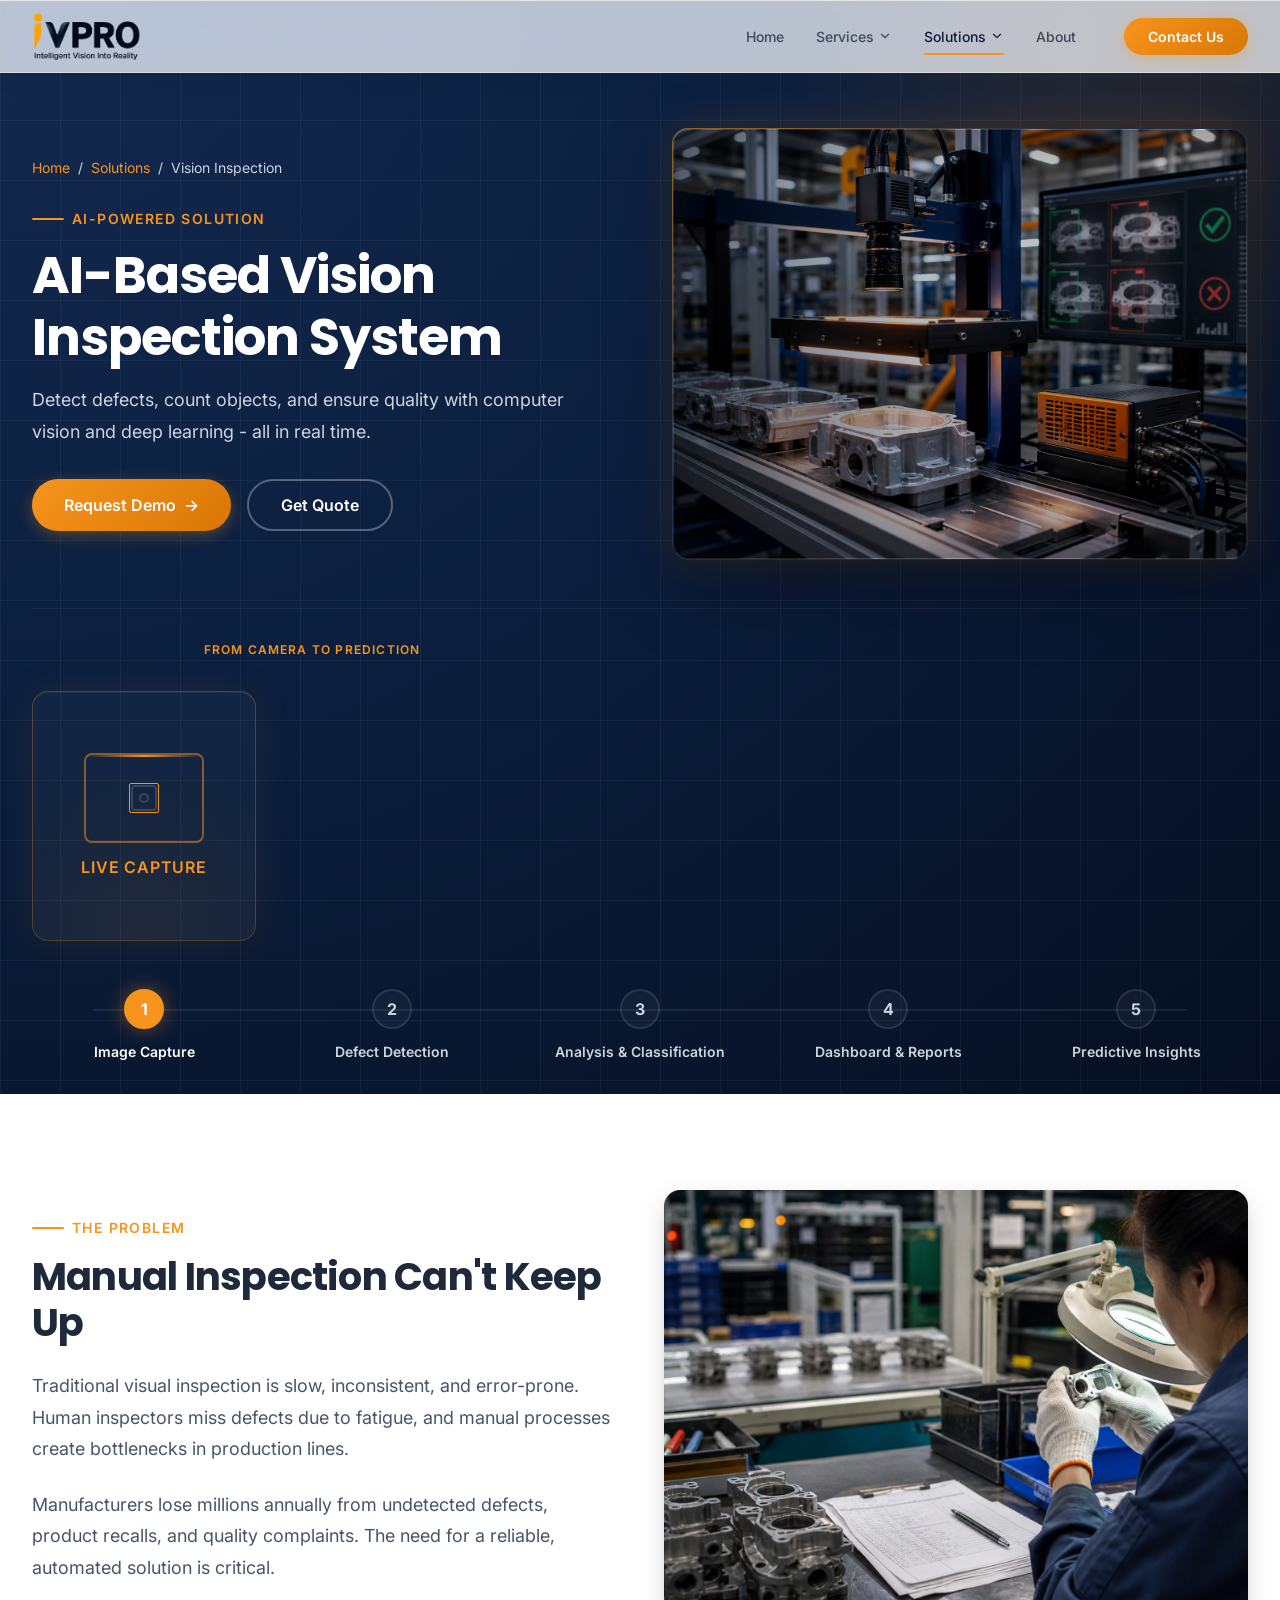
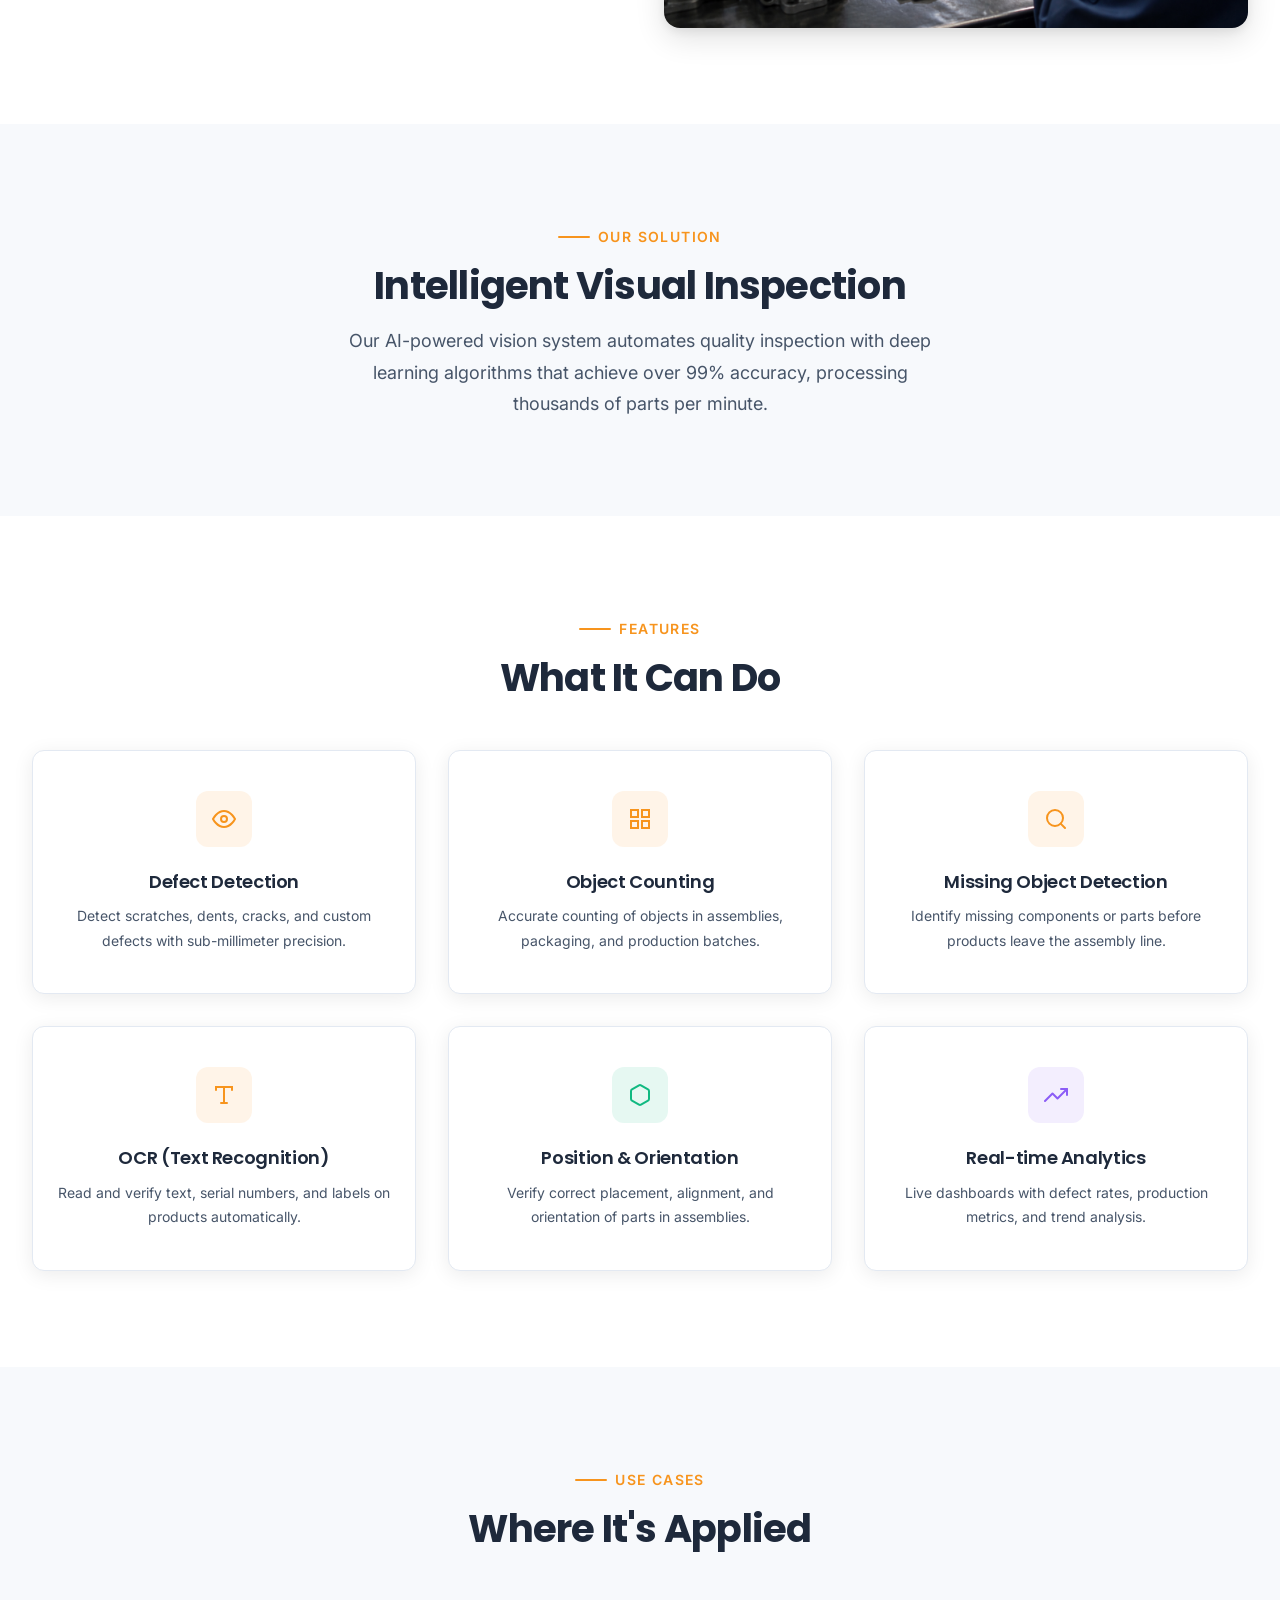
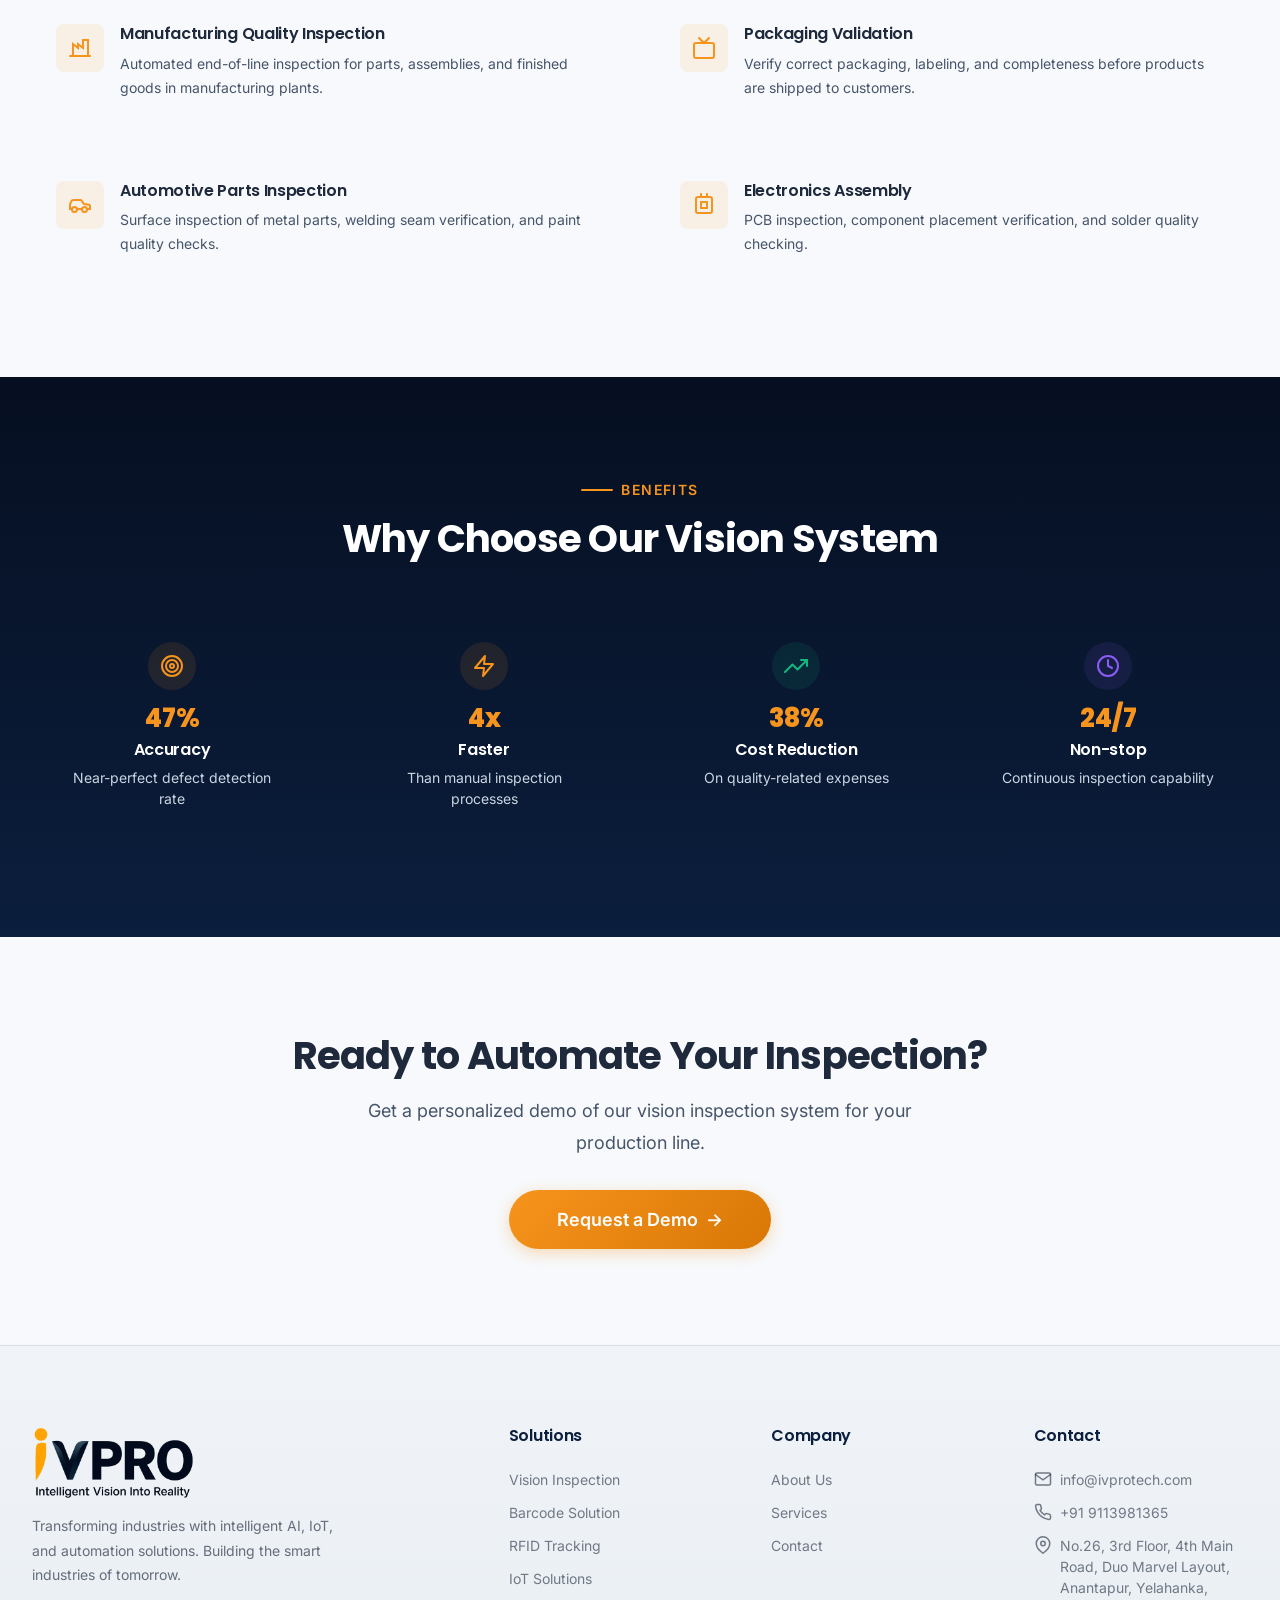
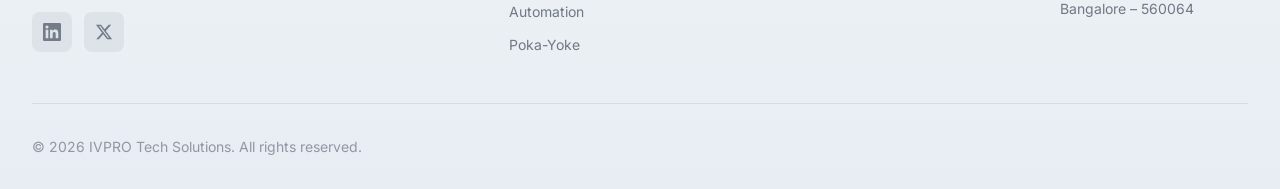
<file: pages/solution-vision.html>
<!DOCTYPE html>
<html lang="en">
<head>
  <meta charset="UTF-8">
  <meta name="viewport" content="width=device-width, initial-scale=1.0">
  <meta name="description" content="AI-based vision inspection systems by IVPRO Tech Solutions for defect detection, object counting, OCR, quality assurance, and real-time manufacturing inspection.">
  <meta name="robots" content="index, follow">
  <meta name="author" content="IVPRO Tech Solutions">
  <link rel="canonical" href="https://ivprotech.com/pages/solution-vision.html">
  <meta property="og:locale" content="en_IN">
  <meta property="og:type" content="website">
  <meta property="og:site_name" content="IVPRO Tech Solutions">
  <meta property="og:title" content="AI Vision Inspection System | IVPRO Tech Solutions">
  <meta property="og:description" content="Real-time AI vision inspection for defect detection, OCR, object counting, and quality assurance in manufacturing lines.">
  <meta property="og:url" content="https://ivprotech.com/pages/solution-vision.html">
  <meta property="og:image" content="https://ivprotech.com/assets/vision_inspection_system.png">
  <meta name="twitter:card" content="summary_large_image">
  <meta name="twitter:title" content="AI Vision Inspection System | IVPRO Tech Solutions">
  <meta name="twitter:description" content="AI-powered defect detection, OCR, object counting, and manufacturing quality inspection systems.">
  <meta name="twitter:image" content="https://ivprotech.com/assets/vision_inspection_system.png">
  <title>AI Vision Inspection System | IVPRO Tech Solutions</title>
  <link rel="stylesheet" href="../css/variables.css">
  <link rel="stylesheet" href="../css/base.css">
  <link rel="stylesheet" href="../css/nav.css">
  <link rel="stylesheet" href="../css/pages.css">
  <link rel="stylesheet" href="../css/vision-pipeline.css">
  <link rel="stylesheet" href="../css/pipeline-responsive.css">
  <link rel="icon" type="image/png" href="../assets/favicon.png">
</head>
<body>

  <!-- Hero -->
  <section class="page-hero" style="min-height:auto;padding-bottom:var(--space-6);">
    <div class="page-hero__bg">
      <div class="page-hero__bg-grid"></div>
      <div class="page-hero__bg-glow" style="background:#F7941D;"></div>
    </div>
    <div class="container">
      <div class="solution-hero__content">
        <div style="position:relative;z-index:1;">
          <div class="page-hero__breadcrumb" style="justify-content:flex-start;">
            <a href="../index.html">Home</a><span>/</span>
            <a href="solutions.html">Solutions</a><span>/</span>
            <span>Vision Inspection</span>
          </div>
          <span class="section-label" style="color:#F7941D;">AI-Powered Solution</span>
          <h1 class="page-hero__title" style="text-align:left;font-size:var(--fs-h1);">AI-Based Vision Inspection System</h1>
          <p class="page-hero__subtitle" style="text-align:left;margin:0;margin-top:var(--space-4);">Detect defects, count objects, and ensure quality with computer vision and deep learning - all in real time.</p>
          <div style="margin-top:var(--space-6);display:flex;gap:var(--space-4);">
            <a href="contact.html" class="btn btn--primary">Request Demo <span class="btn-arrow">&rarr;</span></a>
            <a href="contact.html" class="btn btn--secondary">Get Quote</a>
          </div>
        </div>
        <div class="solution-image solution-image--hero">
          <img src="../assets/vision_inspection_system.png" alt="AI vision inspection camera scanning automotive parts on a production line">
        </div>
      </div>
      <div class="hero__pipeline" id="visionPipeline">
        <p class="hero__pipeline-label" style="color:#F7941D;">From Camera to Prediction</p>
        <div class="vp__stages">
          <div class="vp__card" data-stage="1">
            <div class="vp__viewfinder">
              <div class="vp__scan-line"></div>
              <div class="vp__viewfinder-crosshair"></div>
              <svg width="32" height="32" viewBox="0 0 24 24" fill="none" stroke="rgba(255,255,255,0.15)" stroke-width="1.5"><rect x="3" y="3" width="18" height="18" rx="2"/><circle cx="12" cy="12" r="3"/></svg>
            </div>
            <span class="vp__capture-label">LIVE CAPTURE</span>
          </div>
          <div class="vp__card" data-stage="2">
            <div class="vp__defect-grid">
              <div class="vp__defect-marker vp__defect-marker--fail" style="top:12px;left:14px;">✕</div>
              <div class="vp__defect-marker vp__defect-marker--pass" style="top:10px;right:16px;">✓</div>
              <div class="vp__defect-marker vp__defect-marker--fail" style="bottom:14px;left:40px;">✕</div>
              <div class="vp__defect-marker vp__defect-marker--pass" style="bottom:12px;right:14px;">✓</div>
            </div>
            <span class="vp__capture-label">DEFECTS IDENTIFIED</span>
          </div>
          <div class="vp__card" data-stage="3">
            <div class="vp__analysis-bars">
              <div class="vp__analysis-row"><span class="vp__analysis-label">Scratch</span><div class="vp__analysis-track"><div class="vp__analysis-fill" style="--fill-w:85%;background:var(--color-error);"></div></div><span class="vp__analysis-pct">85%</span></div>
              <div class="vp__analysis-row"><span class="vp__analysis-label">Dent</span><div class="vp__analysis-track"><div class="vp__analysis-fill" style="--fill-w:62%;background:var(--color-warning);"></div></div><span class="vp__analysis-pct">62%</span></div>
              <div class="vp__analysis-row"><span class="vp__analysis-label">Crack</span><div class="vp__analysis-track"><div class="vp__analysis-fill" style="--fill-w:93%;background:var(--color-accent);"></div></div><span class="vp__analysis-pct">93%</span></div>
              <div class="vp__analysis-row"><span class="vp__analysis-label">Stain</span><div class="vp__analysis-track"><div class="vp__analysis-fill" style="--fill-w:41%;background:var(--color-success);"></div></div><span class="vp__analysis-pct">41%</span></div>
            </div>
            <span class="vp__capture-label">CLASSIFIED</span>
          </div>
          <div class="vp__card" data-stage="4">
            <div class="vp__dashboard">
              <div class="vp__dash-header"><svg width="12" height="12" viewBox="0 0 24 24" fill="none" stroke="currentColor" stroke-width="2"><rect x="3" y="3" width="7" height="7"/><rect x="14" y="3" width="7" height="7"/><rect x="3" y="14" width="7" height="7"/><rect x="14" y="14" width="7" height="7"/></svg> Live Dashboard</div>
              <div class="vp__dash-stats">
                <div class="vp__dash-stat"><div class="vp__dash-stat-num" style="color:var(--color-success);">99.2%</div><div class="vp__dash-stat-label">Pass Rate</div></div>
                <div class="vp__dash-stat"><div class="vp__dash-stat-num" style="color:var(--color-error);">0.8%</div><div class="vp__dash-stat-label">Defect Rate</div></div>
                <div class="vp__dash-stat"><div class="vp__dash-stat-num">1,247</div><div class="vp__dash-stat-label">Inspected</div></div>
                <div class="vp__dash-stat"><div class="vp__dash-stat-num" style="color:var(--color-accent);">12ms</div><div class="vp__dash-stat-label">Latency</div></div>
              </div>
              <svg class="vp__mini-chart" viewBox="0 0 150 32" fill="none">
                <path d="M0 28 Q15 26 25 22 T50 18 T75 10 T100 14 T125 6 T150 8" stroke="var(--color-accent)" stroke-width="2" fill="none"/>
                <path d="M0 28 Q15 26 25 22 T50 18 T75 10 T100 14 T125 6 T150 8 V32 H0 Z" fill="url(#vpChartGrad)" opacity="0.15"/>
                <defs><linearGradient id="vpChartGrad" x1="0" y1="0" x2="0" y2="1"><stop offset="0%" stop-color="var(--color-accent)"/><stop offset="100%" stop-color="transparent"/></linearGradient></defs>
              </svg>
            </div>
          </div>
          <div class="vp__card" data-stage="5">
            <div class="vp__predictions">
              <div class="vp__pred-card">
                <div class="vp__pred-icon" style="background:rgba(247,148,29,0.1);color:var(--color-accent);"><svg width="14" height="14" viewBox="0 0 24 24" fill="none" stroke="currentColor" stroke-width="2"><polyline points="23 6 13.5 15.5 8.5 10.5 1 18"/><polyline points="17 6 23 6 23 12"/></svg></div>
                <div class="vp__pred-text"><strong>Trend Forecast</strong>Defect rate ↓ 12% next week</div>
              </div>
              <div class="vp__pred-card">
                <div class="vp__pred-icon" style="background:rgba(247,148,29,0.1);color:var(--color-accent-orange);"><svg width="14" height="14" viewBox="0 0 24 24" fill="none" stroke="currentColor" stroke-width="2"><path d="M10.29 3.86L1.82 18a2 2 0 0 0 1.71 3h16.94a2 2 0 0 0 1.71-3L13.71 3.86a2 2 0 0 0-3.42 0z"/><line x1="12" y1="9" x2="12" y2="13"/><line x1="12" y1="17" x2="12.01" y2="17"/></svg></div>
                <div class="vp__pred-text"><strong>Early Warning</strong>Mold wear detected — replace in 3 days</div>
              </div>
              <div class="vp__pred-card">
                <div class="vp__pred-icon" style="background:rgba(16,185,129,0.1);color:var(--color-success);"><svg width="14" height="14" viewBox="0 0 24 24" fill="none" stroke="currentColor" stroke-width="2"><path d="M22 11.08V12a10 10 0 1 1-5.93-9.14"/><polyline points="22 4 12 14.01 9 11.01"/></svg></div>
                <div class="vp__pred-text"><strong>Quality Score</strong>98.7% — trending up</div>
              </div>
            </div>
          </div>
        </div>
        <div class="vp__timeline">
          <div class="vp__timeline-progress"></div>
          <div class="vp__step" data-stage="1"><div class="vp__step-dot">1</div><div class="vp__step-title">Image Capture</div></div>
          <div class="vp__step" data-stage="2"><div class="vp__step-dot">2</div><div class="vp__step-title">Defect Detection</div></div>
          <div class="vp__step" data-stage="3"><div class="vp__step-dot">3</div><div class="vp__step-title">Analysis &amp; Classification</div></div>
          <div class="vp__step" data-stage="4"><div class="vp__step-dot">4</div><div class="vp__step-title">Dashboard &amp; Reports</div></div>
          <div class="vp__step" data-stage="5"><div class="vp__step-dot">5</div><div class="vp__step-title">Predictive Insights</div></div>
        </div>
      </div>
    </div>
  </section>

  <!-- Problem Statement -->
  <section class="section">
    <div class="container">
      <div class="about-intro reveal">
        <div>
          <span class="section-label">The Problem</span>
          <h2 class="about-intro__title">Manual Inspection Can't Keep Up</h2>
          <p class="about-intro__text">Traditional visual inspection is slow, inconsistent, and error-prone. Human inspectors miss defects due to fatigue, and manual processes create bottlenecks in production lines.</p>
          <p class="about-intro__text">Manufacturers lose millions annually from undetected defects, product recalls, and quality complaints. The need for a reliable, automated solution is critical.</p>
        </div>
        <div class="solution-image">
          <img src="../assets/manual_inspection_challenges.png" alt="Manual inspection of automotive parts under a magnifier with inspection paperwork">
        </div>
      </div>
    </div>
  </section>

  <!-- Our Solution -->
  <section class="section section--gray">
    <div class="container">
      <div class="text-center reveal">
        <span class="section-label">Our Solution</span>
        <h2 class="section-title">Intelligent Visual Inspection</h2>
        <p class="section-subtitle" style="margin: 0 auto;">Our AI-powered vision system automates quality inspection with deep learning algorithms that achieve over 99% accuracy, processing thousands of parts per minute.</p>
      </div>
    </div>
  </section>

  <!-- Features -->
  <section class="section">
    <div class="container">
      <div class="text-center reveal">
        <span class="section-label">Features</span>
        <h2 class="section-title">What It Can Do</h2>
      </div>
      <div class="solution-features stagger-children" style="margin-top: var(--space-8);">
        <div class="card feature-card">
          <div class="feature-card__icon">
            <svg width="24" height="24" viewBox="0 0 24 24" fill="none" stroke="currentColor" stroke-width="2" stroke-linecap="round"><path d="M1 12s4-8 11-8 11 8 11 8-4 8-11 8-11-8-11-8z"/><circle cx="12" cy="12" r="3"/></svg>
          </div>
          <h3 class="feature-card__title">Defect Detection</h3>
          <p class="feature-card__text">Detect scratches, dents, cracks, and custom defects with sub-millimeter precision.</p>
        </div>
        <div class="card feature-card">
          <div class="feature-card__icon">
            <svg width="24" height="24" viewBox="0 0 24 24" fill="none" stroke="currentColor" stroke-width="2" stroke-linecap="round"><rect x="3" y="3" width="7" height="7"/><rect x="14" y="3" width="7" height="7"/><rect x="3" y="14" width="7" height="7"/><rect x="14" y="14" width="7" height="7"/></svg>
          </div>
          <h3 class="feature-card__title">Object Counting</h3>
          <p class="feature-card__text">Accurate counting of objects in assemblies, packaging, and production batches.</p>
        </div>
        <div class="card feature-card">
          <div class="feature-card__icon">
            <svg width="24" height="24" viewBox="0 0 24 24" fill="none" stroke="currentColor" stroke-width="2" stroke-linecap="round"><circle cx="11" cy="11" r="8"/><line x1="21" y1="21" x2="16.65" y2="16.65"/></svg>
          </div>
          <h3 class="feature-card__title">Missing Object Detection</h3>
          <p class="feature-card__text">Identify missing components or parts before products leave the assembly line.</p>
        </div>
        <div class="card feature-card">
          <div class="feature-card__icon" style="background: rgba(247,148,29,0.1); color: var(--color-accent-orange);">
            <svg width="24" height="24" viewBox="0 0 24 24" fill="none" stroke="currentColor" stroke-width="2" stroke-linecap="round"><polyline points="4 7 4 4 20 4 20 7"/><line x1="9" y1="20" x2="15" y2="20"/><line x1="12" y1="4" x2="12" y2="20"/></svg>
          </div>
          <h3 class="feature-card__title">OCR (Text Recognition)</h3>
          <p class="feature-card__text">Read and verify text, serial numbers, and labels on products automatically.</p>
        </div>
        <div class="card feature-card">
          <div class="feature-card__icon" style="background: rgba(16,185,129,0.1); color: var(--color-success);">
            <svg width="24" height="24" viewBox="0 0 24 24" fill="none" stroke="currentColor" stroke-width="2" stroke-linecap="round"><path d="M21 16V8a2 2 0 0 0-1-1.73l-7-4a2 2 0 0 0-2 0l-7 4A2 2 0 0 0 3 8v8a2 2 0 0 0 1 1.73l7 4a2 2 0 0 0 2 0l7-4A2 2 0 0 0 21 16z"/></svg>
          </div>
          <h3 class="feature-card__title">Position & Orientation</h3>
          <p class="feature-card__text">Verify correct placement, alignment, and orientation of parts in assemblies.</p>
        </div>
        <div class="card feature-card">
          <div class="feature-card__icon" style="background: rgba(139,92,246,0.1); color: #8B5CF6;">
            <svg width="24" height="24" viewBox="0 0 24 24" fill="none" stroke="currentColor" stroke-width="2" stroke-linecap="round" stroke-linejoin="round"><polyline points="23 6 13.5 15.5 8.5 10.5 1 18"/><polyline points="17 6 23 6 23 12"/></svg>
          </div>
          <h3 class="feature-card__title">Real-time Analytics</h3>
          <p class="feature-card__text">Live dashboards with defect rates, production metrics, and trend analysis.</p>
        </div>
      </div>
    </div>
  </section>

  <!-- Use Cases -->
  <section class="section section--gray">
    <div class="container">
      <div class="text-center reveal">
        <span class="section-label">Use Cases</span>
        <h2 class="section-title">Where It's Applied</h2>
      </div>
      <div class="use-cases__list" style="margin-top: var(--space-8);">
        <div class="use-case-item reveal">
          <div class="use-case-item__icon">
            <svg width="24" height="24" viewBox="0 0 24 24" fill="none" stroke="currentColor" stroke-width="2" stroke-linecap="round"><path d="M2 20h20"/><path d="M5 20V8l5 4V8l5 4V4h5v16"/></svg>
          </div>
          <div>
            <h4 class="use-case-item__title">Manufacturing Quality Inspection</h4>
            <p class="use-case-item__text">Automated end-of-line inspection for parts, assemblies, and finished goods in manufacturing plants.</p>
          </div>
        </div>
        <div class="use-case-item reveal">
          <div class="use-case-item__icon">
            <svg width="24" height="24" viewBox="0 0 24 24" fill="none" stroke="currentColor" stroke-width="2" stroke-linecap="round"><rect x="2" y="7" width="20" height="15" rx="2" ry="2"/><polyline points="17 2 12 7 7 2"/></svg>
          </div>
          <div>
            <h4 class="use-case-item__title">Packaging Validation</h4>
            <p class="use-case-item__text">Verify correct packaging, labeling, and completeness before products are shipped to customers.</p>
          </div>
        </div>
        <div class="use-case-item reveal">
          <div class="use-case-item__icon">
            <svg width="24" height="24" viewBox="0 0 24 24" fill="none" stroke="currentColor" stroke-width="2" stroke-linecap="round"><path d="M14 16H9m10 0h3v-3.15a1 1 0 0 0-.84-.99L16 11l-2.7-3.6a1 1 0 0 0-.8-.4H5.24a2 2 0 0 0-1.8 1.1l-.8 1.63A6 6 0 0 0 2 12.42V16h2"/><circle cx="6.5" cy="16.5" r="2.5"/><circle cx="16.5" cy="16.5" r="2.5"/></svg>
          </div>
          <div>
            <h4 class="use-case-item__title">Automotive Parts Inspection</h4>
            <p class="use-case-item__text">Surface inspection of metal parts, welding seam verification, and paint quality checks.</p>
          </div>
        </div>
        <div class="use-case-item reveal">
          <div class="use-case-item__icon">
            <svg width="24" height="24" viewBox="0 0 24 24" fill="none" stroke="currentColor" stroke-width="2" stroke-linecap="round"><rect x="4" y="4" width="16" height="16" rx="2"/><rect x="9" y="9" width="6" height="6"/><line x1="9" y1="1" x2="9" y2="4"/><line x1="15" y1="1" x2="15" y2="4"/></svg>
          </div>
          <div>
            <h4 class="use-case-item__title">Electronics Assembly</h4>
            <p class="use-case-item__text">PCB inspection, component placement verification, and solder quality checking.</p>
          </div>
        </div>
      </div>
    </div>
  </section>

  <!-- Benefits -->
  <section class="section section--dark">
    <div class="container">
      <div class="text-center reveal">
        <span class="section-label">Benefits</span>
        <h2 class="section-title text-white">Why Choose Our Vision System</h2>
      </div>
      <div class="benefits__grid stagger-children" style="margin-top: var(--space-8);">
        <div class="benefit-item">
          <div class="benefit-item__icon">
            <svg width="24" height="24" viewBox="0 0 24 24" fill="none" stroke="currentColor" stroke-width="2" stroke-linecap="round"><circle cx="12" cy="12" r="10"/><circle cx="12" cy="12" r="6"/><circle cx="12" cy="12" r="2"/></svg>
          </div>
          <div class="stat__number" data-count="99" data-suffix="%" style="font-size: var(--fs-h3);">0%</div>
          <h4 class="benefit-item__title" style="color:var(--color-white);">Accuracy</h4>
          <p class="benefit-item__text" style="color:var(--color-text-light);">Near-perfect defect detection rate</p>
        </div>
        <div class="benefit-item">
          <div class="benefit-item__icon" style="background: rgba(247,148,29,0.1); color: var(--color-accent-orange);">
            <svg width="24" height="24" viewBox="0 0 24 24" fill="none" stroke="currentColor" stroke-width="2" stroke-linecap="round" stroke-linejoin="round"><polygon points="13 2 3 14 12 14 11 22 21 10 12 10 13 2"/></svg>
          </div>
          <div class="stat__number" data-count="10" data-suffix="x" style="font-size: var(--fs-h3);">0x</div>
          <h4 class="benefit-item__title" style="color:var(--color-white);">Faster</h4>
          <p class="benefit-item__text" style="color:var(--color-text-light);">Than manual inspection processes</p>
        </div>
        <div class="benefit-item">
          <div class="benefit-item__icon" style="background: rgba(16,185,129,0.1); color: var(--color-success);">
            <svg width="24" height="24" viewBox="0 0 24 24" fill="none" stroke="currentColor" stroke-width="2" stroke-linecap="round" stroke-linejoin="round"><polyline points="23 6 13.5 15.5 8.5 10.5 1 18"/><polyline points="17 6 23 6 23 12"/></svg>
          </div>
          <div class="stat__number" data-count="80" data-suffix="%" style="font-size: var(--fs-h3);">0%</div>
          <h4 class="benefit-item__title" style="color:var(--color-white);">Cost Reduction</h4>
          <p class="benefit-item__text" style="color:var(--color-text-light);">On quality-related expenses</p>
        </div>
        <div class="benefit-item">
          <div class="benefit-item__icon" style="background: rgba(139,92,246,0.1); color: #8B5CF6;">
            <svg width="24" height="24" viewBox="0 0 24 24" fill="none" stroke="currentColor" stroke-width="2" stroke-linecap="round"><circle cx="12" cy="12" r="10"/><polyline points="12 6 12 12 16 14"/></svg>
          </div>
          <div class="stat__number" style="font-size: var(--fs-h3); color: var(--color-accent);">24/7</div>
          <h4 class="benefit-item__title" style="color:var(--color-white);">Non-stop</h4>
          <p class="benefit-item__text" style="color:var(--color-text-light);">Continuous inspection capability</p>
        </div>
      </div>
    </div>
  </section>

  <!-- CTA -->
  <section class="section section--gray">
    <div class="container">
      <div class="cta-banner__content reveal" style="text-align:center;">
        <h2 class="section-title">Ready to Automate Your Inspection?</h2>
        <p class="section-subtitle" style="margin: 0 auto var(--space-6);">Get a personalized demo of our vision inspection system for your production line.</p>
        <a href="contact.html" class="btn btn--primary btn--lg">Request a Demo <span class="btn-arrow">&rarr;</span></a>
      </div>
    </div>
  </section>

  <script src="../js/components.js"></script>
  <script>document.addEventListener('DOMContentLoaded', () => initApp('solutions'));</script>

  <!-- Vision Pipeline Animation -->
  <script>
  (function() {
    const pipeline = document.getElementById('visionPipeline');
    if (!pipeline) return;

    const cards = pipeline.querySelectorAll('.vp__card');
    const steps = pipeline.querySelectorAll('.vp__step');
    const progress = pipeline.querySelector('.vp__timeline-progress');
    const totalStages = cards.length;
    let currentStage = 0;
    let animInterval = null;
    let hasStarted = false;

    function activateStage(index) {
      cards.forEach((c, i) => {
        if (i <= index) c.classList.add('active');
        else c.classList.remove('active');
      });
      steps.forEach((s, i) => {
        if (i <= index) s.classList.add('active');
        else s.classList.remove('active');
      });
      if (progress) {
        const pct = (index / (totalStages - 1)) * 100;
        progress.style.width = pct + '%';
      }
      vpActiveIdx = index;
    }

    function runSequence() {
      currentStage = 0;
      cards.forEach(c => c.classList.remove('active'));
      steps.forEach(s => s.classList.remove('active'));
      if (progress) progress.style.width = '0%';
      vpActiveIdx = -1;
      pipeline.querySelectorAll('.pipeline-connectors').forEach(el => el.remove());

      if (window.innerWidth <= 768) {
        // Mobile: sequenced line → card → pulse
        let i = 0;
        function next() {
          if (i >= totalStages) {
            setTimeout(runSequence, 5000);
            return;
          }
          if (i === 0) {
            activateStage(0);
            i++;
            setTimeout(next, 500);
          } else {
            let idx = i;
            vpGrowLine(idx, function() {
              activateStage(idx);
              setTimeout(function() {
                vpSendPulse(idx, function() {
                  i++;
                  setTimeout(next, 80);
                });
              }, 380);
            });
          }
        }
        setTimeout(next, 300);
      } else {
        // Desktop: interval-based
        let i = 0;
        animInterval = setInterval(() => {
          activateStage(i);
          i++;
          if (i >= totalStages) {
            clearInterval(animInterval);
            setTimeout(runSequence, 5000);
          }
        }, 1200);
      }
    }

    const observer = new IntersectionObserver((entries) => {
      entries.forEach(entry => {
        if (entry.isIntersecting && !hasStarted) {
          hasStarted = true;
          setTimeout(() => { runSequence(); }, 300);
        }
      });
    }, { threshold: 0.2 });

    observer.observe(pipeline);

    // ---- Mobile connector helpers ----
    var vpActiveIdx = -1;
    var brightColor = '#F7941D';
    var lineColor = 'rgba(247,148,29,0.32)';

    function easeOut(t) { return 1 - (1 - t) * (1 - t); }
    function easeInOut(t) { return t < 0.5 ? 2 * t * t : 1 - Math.pow(-2 * t + 2, 2) / 2; }

    function vpGetCoords(index) {
      var cards2 = pipeline.querySelectorAll('.vp__card');
      var from = cards2[index - 1], to = cards2[index];
      var sameRow = Math.abs(from.offsetTop - to.offsetTop) < 30;
      if (sameRow) {
        return {
          x1: from.offsetLeft + from.offsetWidth + 6,
          y1: from.offsetTop + from.offsetHeight / 2,
          x2: to.offsetLeft - 6,
          y2: to.offsetTop + to.offsetHeight / 2
        };
      } else {
        return {
          x1: from.offsetLeft + from.offsetWidth / 2,
          y1: from.offsetTop + from.offsetHeight + 6,
          x2: to.offsetLeft + to.offsetWidth / 2,
          y2: to.offsetTop - 6
        };
      }
    }

    function vpEnsureSvg() {
      var cards2 = pipeline.querySelectorAll('.vp__card');
      var container = cards2[0].parentElement;
      container.style.position = 'relative';
      var svg = container.querySelector('.pipeline-connectors');
      if (!svg) {
        svg = document.createElementNS('http://www.w3.org/2000/svg', 'svg');
        svg.setAttribute('class', 'pipeline-connectors');
        svg.style.cssText = 'position:absolute;top:0;left:0;width:100%;height:100%;pointer-events:none;z-index:3;overflow:visible;';
        var defs = document.createElementNS('http://www.w3.org/2000/svg', 'defs');
        var filter = document.createElementNS('http://www.w3.org/2000/svg', 'filter');
        filter.setAttribute('id', 'vpGlow');
        filter.setAttribute('x', '-100%'); filter.setAttribute('y', '-100%');
        filter.setAttribute('width', '300%'); filter.setAttribute('height', '300%');
        var blur = document.createElementNS('http://www.w3.org/2000/svg', 'feGaussianBlur');
        blur.setAttribute('stdDeviation', '4'); blur.setAttribute('result', 'b');
        filter.appendChild(blur);
        var merge = document.createElementNS('http://www.w3.org/2000/svg', 'feMerge');
        ['b', 'SourceGraphic'].forEach(function(inp) {
          var mn = document.createElementNS('http://www.w3.org/2000/svg', 'feMergeNode');
          mn.setAttribute('in', inp); merge.appendChild(mn);
        });
        filter.appendChild(merge);
        defs.appendChild(filter);
        svg.appendChild(defs);
        container.appendChild(svg);
      }
      return svg;
    }

    function vpGrowLine(index, cb) {
      var c = vpGetCoords(index);
      var svg = vpEnsureSvg();
      var line = document.createElementNS('http://www.w3.org/2000/svg', 'line');
      line.setAttribute('x1', c.x1); line.setAttribute('y1', c.y1);
      line.setAttribute('x2', c.x1); line.setAttribute('y2', c.y1);
      line.setAttribute('stroke', lineColor);
      line.setAttribute('stroke-width', '2');
      line.setAttribute('stroke-dasharray', '6,6');
      svg.appendChild(line);
      var dur = 280, start = performance.now();
      function tick(now) {
        var t = Math.min((now - start) / dur, 1);
        t = easeOut(t);
        line.setAttribute('x2', c.x1 + (c.x2 - c.x1) * t);
        line.setAttribute('y2', c.y1 + (c.y2 - c.y1) * t);
        if (t < 1) requestAnimationFrame(tick); else cb();
      }
      requestAnimationFrame(tick);
    }

    function vpSendPulse(index, cb) {
      var c = vpGetCoords(index);
      var svg = vpEnsureSvg();
      var g = document.createElementNS('http://www.w3.org/2000/svg', 'g');
      var outer = document.createElementNS('http://www.w3.org/2000/svg', 'circle');
      outer.setAttribute('r', '6'); outer.setAttribute('fill', brightColor);
      outer.setAttribute('opacity', '0.45');
      outer.setAttribute('filter', 'url(#vpGlow)');
      g.appendChild(outer);
      var inner = document.createElementNS('http://www.w3.org/2000/svg', 'circle');
      inner.setAttribute('r', '2.5'); inner.setAttribute('fill', '#fff');
      inner.setAttribute('opacity', '0.95');
      g.appendChild(inner);
      g.setAttribute('transform', 'translate(' + c.x1 + ',' + c.y1 + ')');
      svg.appendChild(g);
      var dur = 550, start = performance.now();
      function tick(now) {
        var t = Math.min((now - start) / dur, 1);
        t = easeInOut(t);
        g.setAttribute('transform', 'translate(' + (c.x1 + (c.x2 - c.x1) * t) + ',' + (c.y1 + (c.y2 - c.y1) * t) + ')');
        if (t < 1) {
          requestAnimationFrame(tick);
        } else {
          var fadeStart = performance.now();
          function fadeOut(now2) {
            var ft = Math.min((now2 - fadeStart) / 220, 1);
            g.setAttribute('opacity', String(1 - ft));
            if (ft < 1) requestAnimationFrame(fadeOut);
            else { g.remove(); cb(); }
          }
          requestAnimationFrame(fadeOut);
        }
      }
      requestAnimationFrame(tick);
    }

    function vpDrawStatic() {
      pipeline.querySelectorAll('.pipeline-connectors').forEach(el => el.remove());
      if (window.innerWidth > 768 || vpActiveIdx < 1) return;
      var cards2 = pipeline.querySelectorAll('.vp__card');
      if (cards2.length < 2) return;
      var svg = vpEnsureSvg();
      var limit = Math.min(vpActiveIdx, cards2.length - 1);
      for (var j = 1; j <= limit; j++) {
        var c = vpGetCoords(j);
        var line = document.createElementNS('http://www.w3.org/2000/svg', 'line');
        line.setAttribute('x1', c.x1); line.setAttribute('y1', c.y1);
        line.setAttribute('x2', c.x2); line.setAttribute('y2', c.y2);
        line.setAttribute('stroke', lineColor);
        line.setAttribute('stroke-width', '2');
        line.setAttribute('stroke-dasharray', '6,6');
        svg.appendChild(line);
      }
    }

    window.addEventListener('resize', function() {
      clearTimeout(window._vpRT);
      window._vpRT = setTimeout(vpDrawStatic, 250);
    });
  })();
  </script>
</body>
</html>
</file>
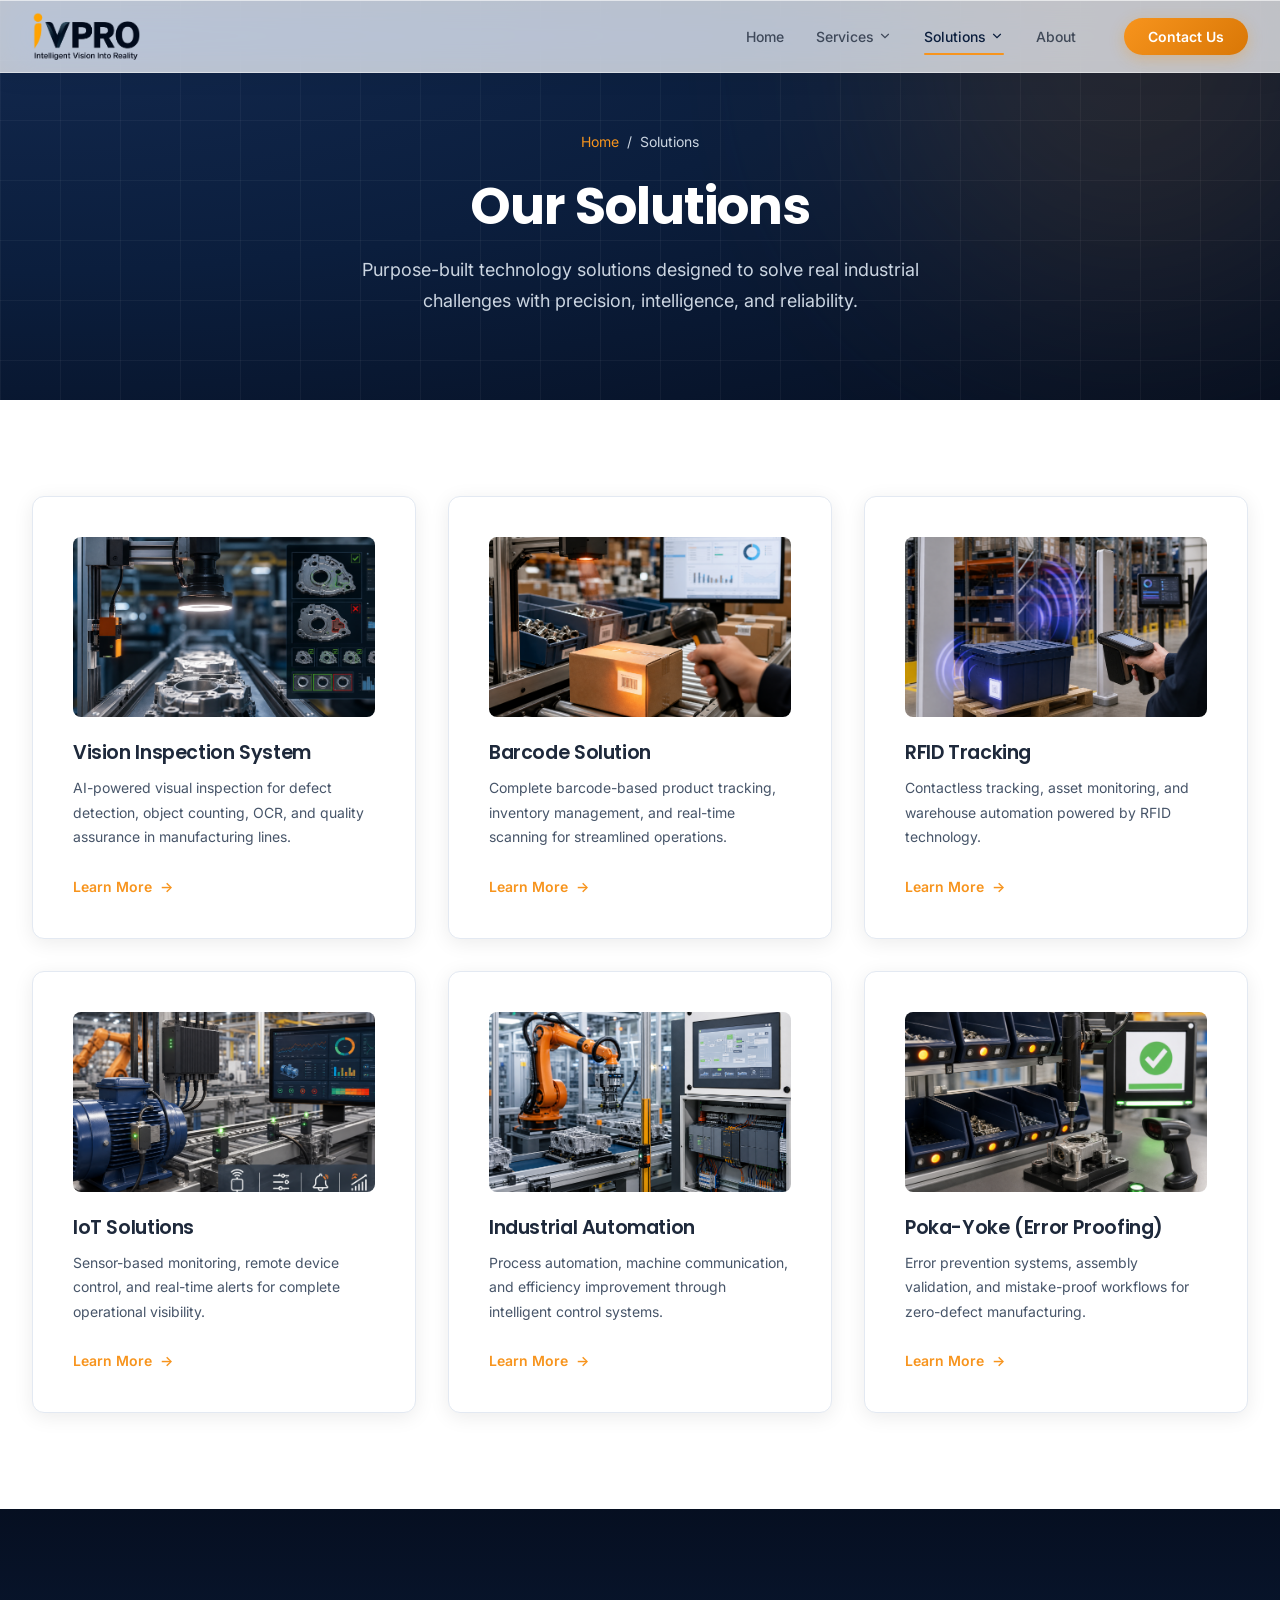
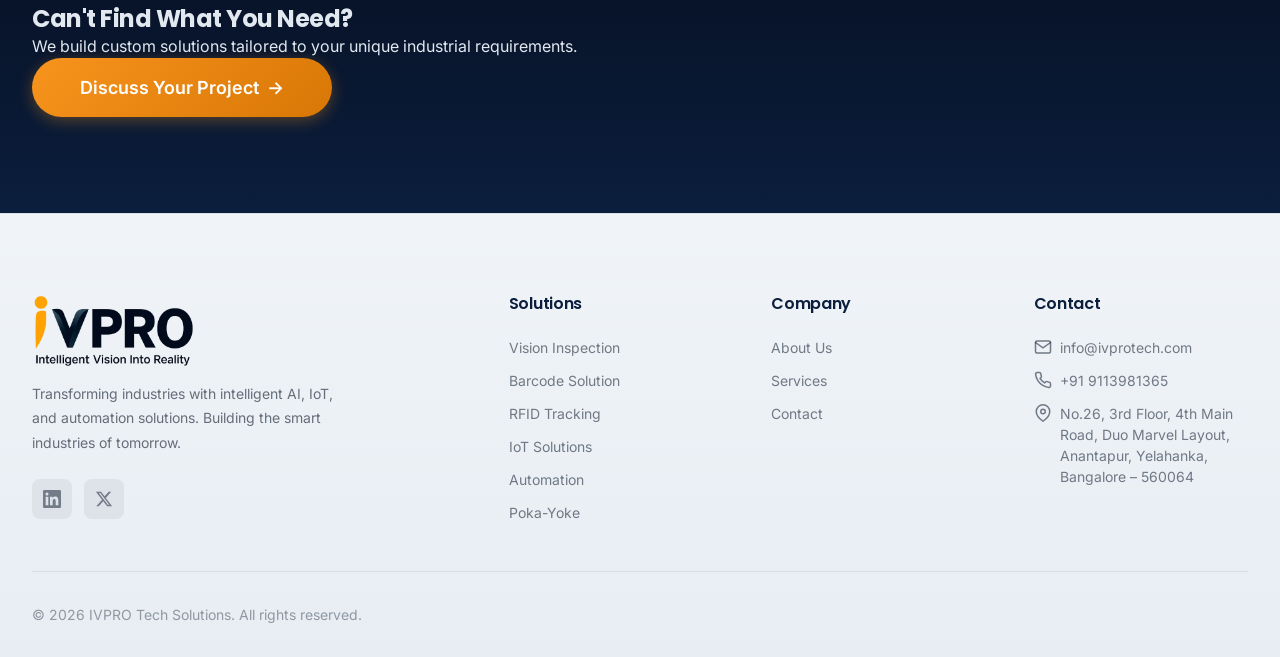
<file: pages/solutions.html>
<!DOCTYPE html>
<html lang="en">
<head>
  <meta charset="UTF-8">
  <meta name="viewport" content="width=device-width, initial-scale=1.0">
  <meta name="description" content="IVPRO Tech Solutions delivers vision inspection, barcode tracking, RFID tracking, IoT monitoring, industrial automation, and Poka-Yoke systems.">
  <meta name="robots" content="index, follow">
  <meta name="author" content="IVPRO Tech Solutions">
  <link rel="canonical" href="https://ivprotech.com/pages/solutions.html">
  <meta property="og:locale" content="en_IN">
  <meta property="og:type" content="website">
  <meta property="og:site_name" content="IVPRO Tech Solutions">
  <meta property="og:title" content="Industrial Solutions | IVPRO Tech Solutions">
  <meta property="og:description" content="AI vision inspection, barcode, RFID, IoT, industrial automation, and Poka-Yoke systems for manufacturing and warehouse operations.">
  <meta property="og:url" content="https://ivprotech.com/pages/solutions.html">
  <meta property="og:image" content="https://ivprotech.com/assets/solutions_card_vision_inspection.png">
  <meta name="twitter:card" content="summary_large_image">
  <meta name="twitter:title" content="Industrial Solutions | IVPRO Tech Solutions">
  <meta name="twitter:description" content="AI vision inspection, barcode, RFID, IoT, automation, and Poka-Yoke solutions from IVPRO.">
  <meta name="twitter:image" content="https://ivprotech.com/assets/solutions_card_vision_inspection.png">
  <title>Industrial Solutions | IVPRO Tech Solutions</title>
  <link rel="stylesheet" href="../css/variables.css">
  <link rel="stylesheet" href="../css/base.css">
  <link rel="stylesheet" href="../css/nav.css">
  <link rel="stylesheet" href="../css/pages.css">
  <link rel="icon" type="image/png" href="../assets/favicon.png">
  <script type="application/ld+json">
  {
    "@context": "https://schema.org",
    "@type": "ItemList",
    "name": "IVPRO Tech Solutions Industrial Solutions",
    "url": "https://ivprotech.com/pages/solutions.html",
    "itemListElement": [
      {
        "@type": "Service",
        "position": 1,
        "name": "Vision Inspection System",
        "url": "https://ivprotech.com/pages/solution-vision.html",
        "description": "AI-powered visual inspection for defect detection, object counting, OCR, and quality assurance.",
        "provider": {"@id": "https://ivprotech.com/#organization"}
      },
      {
        "@type": "Service",
        "position": 2,
        "name": "Barcode Solution",
        "url": "https://ivprotech.com/pages/solution-barcode.html",
        "description": "Barcode-based product tracking, inventory management, and real-time scanning.",
        "provider": {"@id": "https://ivprotech.com/#organization"}
      },
      {
        "@type": "Service",
        "position": 3,
        "name": "RFID Tracking",
        "url": "https://ivprotech.com/pages/solution-rfid.html",
        "description": "Contactless asset tracking, warehouse automation, and inventory visibility.",
        "provider": {"@id": "https://ivprotech.com/#organization"}
      },
      {
        "@type": "Service",
        "position": 4,
        "name": "IoT Solutions",
        "url": "https://ivprotech.com/pages/solution-iot.html",
        "description": "Sensor monitoring, remote device control, dashboards, and real-time alerts.",
        "provider": {"@id": "https://ivprotech.com/#organization"}
      },
      {
        "@type": "Service",
        "position": 5,
        "name": "Industrial Automation",
        "url": "https://ivprotech.com/pages/solution-automation.html",
        "description": "PLC automation, machine communication, process automation, and control systems.",
        "provider": {"@id": "https://ivprotech.com/#organization"}
      },
      {
        "@type": "Service",
        "position": 6,
        "name": "Poka-Yoke Error Proofing",
        "url": "https://ivprotech.com/pages/solution-pokayoke.html",
        "description": "Assembly validation and mistake-proof workflows for zero-defect manufacturing.",
        "provider": {"@id": "https://ivprotech.com/#organization"}
      }
    ]
  }
  </script>
</head>
<body>

  <!-- Page Hero -->
  <section class="page-hero">
    <div class="page-hero__bg">
      <div class="page-hero__bg-grid"></div>
      <div class="page-hero__bg-glow"></div>
    </div>
    <div class="container">
      <div class="page-hero__content">
        <div class="page-hero__breadcrumb">
          <a href="../index.html">Home</a>
          <span>/</span>
          <span>Solutions</span>
        </div>
        <h1 class="page-hero__title">Our Solutions</h1>
        <p class="page-hero__subtitle">Purpose-built technology solutions designed to solve real industrial challenges with precision, intelligence, and reliability.</p>
      </div>
    </div>
  </section>

  <!-- Solutions Grid -->
  <section class="section">
    <div class="container">
      <div class="solutions__grid stagger-children">

        <!-- Vision Inspection -->
        <a href="solution-vision.html" class="card solution-main-card reveal">
          <div class="solution-main-card__visual solution-main-card__visual--image">
            <img src="../assets/solutions_card_vision_inspection.png" alt="AI vision inspection camera scanning parts on a manufacturing line">
          </div>
          <h3 class="solution-main-card__title">Vision Inspection System</h3>
          <p class="solution-main-card__text">AI-powered visual inspection for defect detection, object counting, OCR, and quality assurance in manufacturing lines.</p>
          <span class="solution-main-card__link">Learn More <span class="btn-arrow">&rarr;</span></span>
        </a>

        <!-- Barcode Solution -->
        <a href="solution-barcode.html" class="card solution-main-card reveal">
          <div class="solution-main-card__visual solution-main-card__visual--image">
            <img src="../assets/solutions_card_barcode_tracking.png" alt="Industrial barcode scanning station tracking packaged products">
          </div>
          <h3 class="solution-main-card__title">Barcode Solution</h3>
          <p class="solution-main-card__text">Complete barcode-based product tracking, inventory management, and real-time scanning for streamlined operations.</p>
          <span class="solution-main-card__link">Learn More <span class="btn-arrow">&rarr;</span></span>
        </a>

        <!-- RFID Tracking -->
        <a href="solution-rfid.html" class="card solution-main-card reveal">
          <div class="solution-main-card__visual solution-main-card__visual--image">
            <img src="../assets/solutions_card_rfid_tracking.png" alt="RFID asset tracking system monitoring warehouse inventory">
          </div>
          <h3 class="solution-main-card__title">RFID Tracking</h3>
          <p class="solution-main-card__text">Contactless tracking, asset monitoring, and warehouse automation powered by RFID technology.</p>
          <span class="solution-main-card__link">Learn More <span class="btn-arrow">&rarr;</span></span>
        </a>

        <!-- IoT Solutions -->
        <a href="solution-iot.html" class="card solution-main-card reveal">
          <div class="solution-main-card__visual solution-main-card__visual--image">
            <img src="../assets/solutions_card_iot_monitoring.png" alt="IoT monitoring dashboard connected to industrial sensors and equipment">
          </div>
          <h3 class="solution-main-card__title">IoT Solutions</h3>
          <p class="solution-main-card__text">Sensor-based monitoring, remote device control, and real-time alerts for complete operational visibility.</p>
          <span class="solution-main-card__link">Learn More <span class="btn-arrow">&rarr;</span></span>
        </a>

        <!-- Industrial Automation -->
        <a href="solution-automation.html" class="card solution-main-card reveal">
          <div class="solution-main-card__visual solution-main-card__visual--image">
            <img src="../assets/solutions_card_industrial_automation.png" alt="Industrial automation control panel operating a manufacturing line">
          </div>
          <h3 class="solution-main-card__title">Industrial Automation</h3>
          <p class="solution-main-card__text">Process automation, machine communication, and efficiency improvement through intelligent control systems.</p>
          <span class="solution-main-card__link">Learn More <span class="btn-arrow">&rarr;</span></span>
        </a>

        <!-- Poka-Yoke -->
        <a href="solution-pokayoke.html" class="card solution-main-card reveal">
          <div class="solution-main-card__visual solution-main-card__visual--image">
            <img src="../assets/solutions_card_pokayoke.png" alt="Poka-yoke error proofing station validating assembly quality">
          </div>
          <h3 class="solution-main-card__title">Poka-Yoke (Error Proofing)</h3>
          <p class="solution-main-card__text">Error prevention systems, assembly validation, and mistake-proof workflows for zero-defect manufacturing.</p>
          <span class="solution-main-card__link">Learn More <span class="btn-arrow">&rarr;</span></span>
        </a>

      </div>
    </div>
  </section>

  <!-- CTA -->
  <section class="section section--dark cta-banner">
    <div class="cta-banner__bg"></div>
    <div class="container">
      <div class="cta-banner__content reveal">
        <h2 class="cta-banner__title">Can't Find What You Need?</h2>
        <p class="cta-banner__text">We build custom solutions tailored to your unique industrial requirements.</p>
        <a href="contact.html" class="btn btn--primary btn--lg">Discuss Your Project <span class="btn-arrow">&rarr;</span></a>
      </div>
    </div>
  </section>

  <script src="../js/components.js"></script>
  <script>
    document.addEventListener('DOMContentLoaded', () => {
      initApp('solutions');
    });
  </script>
</body>
</html>
</file>
<file: css/variables.css>
/* ============================================
   IVPRO Technologies - Design System Variables
   ============================================ */

:root {
  /* ---- Color Palette ---- */
  --color-primary: #0B1E3D;
  --color-primary-light: #13294F;
  --color-primary-medium: #1A315E;
  --color-secondary: #102A52;
  --color-accent: #F7941D;
  --color-accent-light: #FFB84D;
  --color-accent-dark: #D97706;
  --color-accent-orange: #F7941D;
  --color-accent-orange-light: #FFB84D;
  --color-white: #FFFFFF;
  --color-off-white: #F7F9FC;
  --color-light-gray: #E3E9F2;
  --color-medium-gray: #94A3B8;
  --color-dark-gray: #64748B;
  --color-text-primary: #1E293B;
  --color-text-secondary: #475569;
  --color-text-light: #CBD5E1;
  --color-text-on-dark: #E2E8F0;
  --color-success: #10B981;
  --color-warning: #F59E0B;
  --color-error: #EF4444;

  /* ---- Gradients ---- */
  --gradient-hero: radial-gradient(ellipse at top left, #13294F 0%, #0B1E3D 48%, #060F21 100%);
  --gradient-dark: linear-gradient(180deg, #060F21 0%, #0B1E3D 100%);
  --gradient-accent: linear-gradient(135deg, #F7941D 0%, #D97706 100%);
  --gradient-card: linear-gradient(145deg, rgba(255,255,255,0.05) 0%, rgba(255,255,255,0.02) 100%);
  --gradient-overlay: linear-gradient(180deg, rgba(11,30,61,0.82) 0%, rgba(6,15,33,0.96) 100%);

  /* ---- Typography ---- */
  --font-primary: 'Inter', -apple-system, BlinkMacSystemFont, 'Segoe UI', sans-serif;
  --font-heading: 'Poppins', 'Inter', sans-serif;
  --font-mono: 'JetBrains Mono', 'Fira Code', monospace;

  --fs-display: clamp(2.5rem, 5vw, 4.5rem);
  --fs-h1: clamp(2rem, 4vw, 3.5rem);
  --fs-h2: clamp(1.75rem, 3vw, 2.75rem);
  --fs-h3: clamp(1.25rem, 2vw, 1.75rem);
  --fs-h4: clamp(1.1rem, 1.5vw, 1.35rem);
  --fs-body-lg: 1.125rem;
  --fs-body: 1rem;
  --fs-body-sm: 0.875rem;
  --fs-caption: 0.75rem;

  --fw-regular: 400;
  --fw-medium: 500;
  --fw-semibold: 600;
  --fw-bold: 700;
  --fw-extrabold: 800;

  --lh-tight: 1.2;
  --lh-normal: 1.5;
  --lh-relaxed: 1.75;

  --ls-tight: -0.02em;
  --ls-normal: 0;
  --ls-wide: 0.05em;
  --ls-wider: 0.1em;

  /* ---- Spacing (8px system) ---- */
  --space-1: 0.25rem;   /* 4px */
  --space-2: 0.5rem;    /* 8px */
  --space-3: 0.75rem;   /* 12px */
  --space-4: 1rem;      /* 16px */
  --space-5: 1.5rem;    /* 24px */
  --space-6: 2rem;      /* 32px */
  --space-7: 2.5rem;    /* 40px */
  --space-8: 3rem;      /* 48px */
  --space-9: 4rem;      /* 64px */
  --space-10: 5rem;     /* 80px */
  --space-11: 6rem;     /* 96px */
  --space-12: 8rem;     /* 128px */

  /* ---- Layout ---- */
  --container-max: 1280px;
  --container-wide: 1440px;
  --container-narrow: 900px;
  --grid-columns: 12;
  --grid-gap: var(--space-6);

  /* ---- Border Radius ---- */
  --radius-sm: 4px;
  --radius-md: 8px;
  --radius-lg: 12px;
  --radius-xl: 16px;
  --radius-2xl: 24px;
  --radius-full: 9999px;

  /* ---- Shadows ---- */
  --shadow-sm: 0 1px 3px rgba(0,0,0,0.08), 0 1px 2px rgba(0,0,0,0.06);
  --shadow-md: 0 4px 12px rgba(0,0,0,0.1), 0 2px 4px rgba(0,0,0,0.06);
  --shadow-lg: 0 10px 30px rgba(0,0,0,0.12), 0 4px 8px rgba(0,0,0,0.06);
  --shadow-xl: 0 20px 50px rgba(0,0,0,0.15), 0 10px 20px rgba(0,0,0,0.08);
  --shadow-glow: 0 0 30px rgba(247, 148, 29, 0.18);
  --shadow-card: 0 4px 20px rgba(0,0,0,0.08);
  --shadow-card-hover: 0 12px 40px rgba(0,0,0,0.15);

  /* ---- Transitions ---- */
  --transition-fast: 150ms ease;
  --transition-base: 250ms ease;
  --transition-slow: 400ms ease;
  --transition-spring: 500ms cubic-bezier(0.34, 1.56, 0.64, 1);

  /* ---- Z-Index Scale ---- */
  --z-dropdown: 100;
  --z-sticky: 200;
  --z-fixed: 300;
  --z-modal-backdrop: 400;
  --z-modal: 500;
  --z-tooltip: 600;
}
</file>
<file: css/base.css>
/* ============================================
   IVPRO Technologies - Base & Reset Styles
   ============================================ */

@import url('https://fonts.googleapis.com/css2?family=Inter:wght@300;400;500;600;700;800&family=Poppins:wght@400;500;600;700;800&display=swap');

/* ---- Reset ---- */
*,
*::before,
*::after {
  margin: 0;
  padding: 0;
  box-sizing: border-box;
}

html {
  scroll-behavior: smooth;
  font-size: 16px;
  -webkit-text-size-adjust: 100%;
}

body {
  font-family: var(--font-primary);
  font-size: var(--fs-body);
  font-weight: var(--fw-regular);
  line-height: var(--lh-normal);
  color: var(--color-text-primary);
  background-color: var(--color-white);
  -webkit-font-smoothing: antialiased;
  -moz-osx-font-smoothing: grayscale;
  overflow-x: hidden;
}

img, picture, video, canvas, svg {
  display: block;
  max-width: 100%;
  height: auto;
}

input, button, textarea, select {
  font: inherit;
  color: inherit;
}

a {
  text-decoration: none;
  color: inherit;
}

ul, ol {
  list-style: none;
}

h1, h2, h3, h4, h5, h6 {
  font-family: var(--font-heading);
  font-weight: var(--fw-bold);
  line-height: var(--lh-tight);
  letter-spacing: var(--ls-tight);
}

p {
  max-width: 70ch;
}

button {
  cursor: pointer;
  border: none;
  background: none;
}

/* ---- Layout Utilities ---- */
.container {
  width: 100%;
  max-width: var(--container-max);
  margin: 0 auto;
  padding: 0 var(--space-6);
}

.container--wide {
  max-width: var(--container-wide);
}

.container--narrow {
  max-width: var(--container-narrow);
}

.section {
  padding: var(--space-11) 0;
}

.section--lg {
  padding: var(--space-12) 0;
}

.section--dark {
  background: var(--gradient-dark);
  color: var(--color-text-on-dark);
}

.section--gray {
  background-color: var(--color-off-white);
}

.grid {
  display: grid;
  gap: var(--grid-gap);
}

.grid--2 { grid-template-columns: repeat(2, 1fr); }
.grid--3 { grid-template-columns: repeat(3, 1fr); }
.grid--4 { grid-template-columns: repeat(4, 1fr); }

.flex {
  display: flex;
}

.flex--center {
  align-items: center;
  justify-content: center;
}

.flex--between {
  align-items: center;
  justify-content: space-between;
}

.flex--col {
  flex-direction: column;
}

.flex--gap-sm { gap: var(--space-3); }
.flex--gap { gap: var(--space-5); }
.flex--gap-lg { gap: var(--space-8); }

/* ---- Typography Utilities ---- */
.text-center { text-align: center; }
.text-left { text-align: left; }
.text-right { text-align: right; }

.text-accent { color: var(--color-accent); }
.text-white { color: var(--color-white); }
.text-muted { color: var(--color-text-secondary); }

.section-label {
  display: inline-flex;
  align-items: center;
  gap: var(--space-2);
  font-size: var(--fs-body-sm);
  font-weight: var(--fw-semibold);
  color: var(--color-accent);
  text-transform: uppercase;
  letter-spacing: var(--ls-wider);
  margin-bottom: var(--space-4);
}

.section-label::before {
  content: '';
  width: 32px;
  height: 2px;
  background: var(--color-accent);
  border-radius: var(--radius-full);
}

.section-title {
  font-size: var(--fs-h2);
  font-weight: var(--fw-bold);
  margin-bottom: var(--space-4);
}

.section-subtitle {
  font-size: var(--fs-body-lg);
  color: var(--color-text-secondary);
  max-width: 600px;
  margin: 0 auto;
  text-align: center;
  line-height: var(--lh-relaxed);
}

.section--dark .section-subtitle {
  color: var(--color-text-light);
}

/* ---- Buttons ---- */
.btn {
  display: inline-flex;
  align-items: center;
  justify-content: center;
  gap: var(--space-2);
  padding: var(--space-3) var(--space-6);
  font-family: var(--font-primary);
  font-size: var(--fs-body);
  font-weight: var(--fw-semibold);
  border-radius: var(--radius-full);
  transition: all var(--transition-base);
  white-space: nowrap;
  position: relative;
  overflow: hidden;
}

.btn--primary {
  background: var(--gradient-accent);
  color: var(--color-white);
  box-shadow: 0 4px 15px rgba(247, 148, 29, 0.32);
}

.btn--primary:hover {
  transform: translateY(-2px);
  box-shadow: 0 8px 25px rgba(247, 148, 29, 0.42);
}

.btn--secondary {
  background: transparent;
  color: var(--color-white);
  border: 2px solid rgba(255,255,255,0.3);
}

.btn--secondary:hover {
  border-color: var(--color-accent);
  color: var(--color-accent);
  transform: translateY(-2px);
}

.btn--outline {
  background: transparent;
  color: var(--color-accent);
  border: 2px solid var(--color-accent);
}

.btn--outline:hover {
  background: var(--color-accent);
  color: var(--color-white);
  transform: translateY(-2px);
}

.btn--dark {
  background: var(--color-primary);
  color: var(--color-white);
}

.btn--dark:hover {
  background: var(--color-primary-light);
  transform: translateY(-2px);
}

.btn--lg {
  padding: var(--space-4) var(--space-8);
  font-size: var(--fs-body-lg);
}

.btn--sm {
  padding: var(--space-2) var(--space-5);
  font-size: var(--fs-body-sm);
}

.btn--icon {
  width: 48px;
  height: 48px;
  padding: 0;
  border-radius: var(--radius-full);
}

.btn .btn-arrow {
  transition: transform var(--transition-base);
}

.btn:hover .btn-arrow {
  transform: translateX(4px);
}

/* ---- Cards ---- */
.card {
  background: var(--color-white);
  border-radius: var(--radius-lg);
  padding: var(--space-6);
  box-shadow: var(--shadow-card);
  transition: all var(--transition-base);
  border: 1px solid var(--color-light-gray);
}

.card:hover {
  transform: translateY(-4px);
  box-shadow: var(--shadow-card-hover);
}

.card--dark {
  background: var(--color-primary-light);
  border-color: rgba(255,255,255,0.06);
}

.card--dark:hover {
  border-color: rgba(247, 148, 29, 0.32);
  box-shadow: var(--shadow-glow);
}

.card--glass {
  background: rgba(255,255,255,0.05);
  backdrop-filter: blur(12px);
  border: 1px solid rgba(255,255,255,0.1);
}

.card__icon {
  width: 56px;
  height: 56px;
  border-radius: var(--radius-lg);
  display: flex;
  align-items: center;
  justify-content: center;
  margin-bottom: var(--space-5);
  background: rgba(247, 148, 29, 0.1);
  color: var(--color-accent);
  font-size: 1.5rem;
}

.card__title {
  font-size: var(--fs-h4);
  font-weight: var(--fw-semibold);
  margin-bottom: var(--space-3);
}

.card__text {
  font-size: var(--fs-body);
  color: var(--color-text-secondary);
  line-height: var(--lh-relaxed);
}

.card--dark .card__text {
  color: var(--color-text-light);
}

/* ---- Image Placeholders ---- */
.img-placeholder {
  background: linear-gradient(135deg, var(--color-primary-light) 0%, var(--color-primary-medium) 100%);
  border-radius: var(--radius-lg);
  display: flex;
  flex-direction: column;
  align-items: center;
  justify-content: center;
  color: var(--color-text-light);
  font-size: var(--fs-body-sm);
  font-weight: var(--fw-medium);
  overflow: hidden;
  position: relative;
  min-height: 200px;
}

.img-placeholder::before {
  content: '';
  position: absolute;
  inset: 0;
  background: 
    radial-gradient(circle at 30% 40%, rgba(247,148,29,0.08) 0%, transparent 60%),
    radial-gradient(circle at 70% 60%, rgba(59,130,246,0.05) 0%, transparent 50%);
}

.img-placeholder svg {
  width: 48px;
  height: 48px;
  margin-bottom: var(--space-3);
  opacity: 0.5;
}

.img-placeholder span {
  position: relative;
  z-index: 1;
  text-align: center;
  padding: var(--space-2);
}

/* ---- Badges ---- */
.badge {
  display: inline-flex;
  align-items: center;
  gap: var(--space-1);
  padding: var(--space-1) var(--space-3);
  font-size: var(--fs-caption);
  font-weight: var(--fw-semibold);
  border-radius: var(--radius-full);
  text-transform: uppercase;
  letter-spacing: var(--ls-wide);
}

.badge--accent {
  background: rgba(247, 148, 29, 0.1);
  color: var(--color-accent);
}

.badge--orange {
  background: rgba(247, 148, 29, 0.1);
  color: var(--color-accent-orange);
}

/* ---- Stats ---- */
.stat {
  text-align: center;
}

.stat__number {
  font-family: var(--font-heading);
  font-size: var(--fs-h1);
  font-weight: var(--fw-extrabold);
  color: var(--color-accent);
  line-height: 1;
  margin-bottom: var(--space-2);
}

.stat__label {
  font-size: var(--fs-body-sm);
  color: var(--color-text-secondary);
  font-weight: var(--fw-medium);
}

/* ---- Divider ---- */
.divider {
  width: 60px;
  height: 3px;
  background: var(--gradient-accent);
  border-radius: var(--radius-full);
  margin: var(--space-5) 0;
}

.divider--center {
  margin-left: auto;
  margin-right: auto;
}

/* ---- Reveal Animation Classes ---- */
.reveal {
  opacity: 0;
  transform: translateY(30px);
  transition: opacity 0.6s ease, transform 0.6s ease;
}

.reveal.revealed {
  opacity: 1;
  transform: translateY(0);
}

.reveal-left {
  opacity: 0;
  transform: translateX(-40px);
  transition: opacity 0.6s ease, transform 0.6s ease;
}

.reveal-left.revealed {
  opacity: 1;
  transform: translateX(0);
}

.reveal-right {
  opacity: 0;
  transform: translateX(40px);
  transition: opacity 0.6s ease, transform 0.6s ease;
}

.reveal-right.revealed {
  opacity: 1;
  transform: translateX(0);
}

.reveal-scale {
  opacity: 0;
  transform: scale(0.9);
  transition: opacity 0.6s ease, transform 0.6s ease;
}

.reveal-scale.revealed {
  opacity: 1;
  transform: scale(1);
}

/* Stagger children */
.stagger-children > * {
  opacity: 0;
  transform: translateY(20px);
  transition: opacity 0.4s ease, transform 0.4s ease;
}

.stagger-children.revealed > *:nth-child(1) { transition-delay: 0ms; opacity: 1; transform: translateY(0); }
.stagger-children.revealed > *:nth-child(2) { transition-delay: 100ms; opacity: 1; transform: translateY(0); }
.stagger-children.revealed > *:nth-child(3) { transition-delay: 200ms; opacity: 1; transform: translateY(0); }
.stagger-children.revealed > *:nth-child(4) { transition-delay: 300ms; opacity: 1; transform: translateY(0); }
.stagger-children.revealed > *:nth-child(5) { transition-delay: 400ms; opacity: 1; transform: translateY(0); }
.stagger-children.revealed > *:nth-child(6) { transition-delay: 500ms; opacity: 1; transform: translateY(0); }

/* ---- Responsive ---- */
@media (max-width: 1024px) {
  .grid--4 { grid-template-columns: repeat(2, 1fr); }
  .grid--3 { grid-template-columns: repeat(2, 1fr); }
}

@media (max-width: 768px) {
  .container {
    padding: 0 var(--space-4);
  }
  .section {
    padding: var(--space-9) 0;
  }
  .section--lg {
    padding: var(--space-10) 0;
  }
  .grid--2,
  .grid--3,
  .grid--4 {
    grid-template-columns: 1fr;
  }
  .hide-mobile {
    display: none !important;
  }
}

@media (max-width: 480px) {
  .container {
    padding: 0 var(--space-3);
  }
}
</file>
<file: css/nav.css>
/* ============================================
   IVPRO Technologies - Navigation Styles
   ============================================ */

.header {
  position: fixed;
  top: 0;
  left: 0;
  right: 0;
  z-index: var(--z-fixed);
  transition: all var(--transition-base);
  padding: var(--space-3) 0;
  background: rgba(255, 255, 255, 0.72);
  backdrop-filter: blur(18px) saturate(180%);
  -webkit-backdrop-filter: blur(18px) saturate(180%);
  border-bottom: 1px solid rgba(255, 255, 255, 0.45);
  box-shadow:
    0 4px 24px rgba(0, 0, 0, 0.06),
    0 1px 0 rgba(255, 255, 255, 0.6) inset;
}

.header--scrolled {
  background: rgba(255, 255, 255, 0.88);
  backdrop-filter: blur(24px) saturate(200%);
  -webkit-backdrop-filter: blur(24px) saturate(200%);
  padding: var(--space-2) 0;
  box-shadow:
    0 8px 32px rgba(0, 0, 0, 0.08),
    0 1px 0 rgba(255, 255, 255, 0.7) inset;
  border-bottom: 1px solid rgba(0, 0, 0, 0.06);
}

.header .container {
  display: flex;
  align-items: center;
  justify-content: space-between;
  max-width: var(--container-wide);
}

/* Logo */
.logo {
  display: flex;
  align-items: center;
  z-index: var(--z-modal);
}

.logo__full {
  height: 48px;
  width: auto;
  object-fit: contain;
}

/* Navigation */
.nav {
  display: flex;
  align-items: center;
  gap: var(--space-8);
}

.nav__list {
  display: flex;
  align-items: center;
  gap: var(--space-6);
}

.nav__link {
  font-size: var(--fs-body-sm);
  font-weight: var(--fw-medium);
  color: rgba(10, 22, 40, 0.7);
  transition: color var(--transition-base);
  position: relative;
  padding: var(--space-2) 0;
  display: inline-flex;
  align-items: center;
  gap: 4px;
}

.nav__link svg {
  flex-shrink: 0;
}

.nav__link::after {
  content: '';
  position: absolute;
  bottom: 0;
  left: 0;
  width: 0;
  height: 2px;
  background: var(--color-accent);
  transition: width var(--transition-base);
  border-radius: var(--radius-full);
}

.nav__link:hover,
.nav__link--active {
  color: var(--color-primary);
}

.nav__link:hover::after,
.nav__link--active::after {
  width: 100%;
}

/* Dropdown */
.nav__item--dropdown {
  position: relative;
}

.nav__dropdown {
  position: absolute;
  top: 100%;
  left: 50%;
  transform: translateX(-50%) translateY(10px);
  background: rgba(255, 255, 255, 0.92);
  backdrop-filter: blur(20px) saturate(180%);
  -webkit-backdrop-filter: blur(20px) saturate(180%);
  border: 1px solid rgba(0, 0, 0, 0.06);
  border-radius: var(--radius-lg);
  padding: var(--space-3);
  min-width: 220px;
  opacity: 0;
  visibility: hidden;
  transition: all var(--transition-base);
  box-shadow: 0 12px 40px rgba(0, 0, 0, 0.1), 0 1px 0 rgba(255,255,255,0.5) inset;
}

.nav__item--dropdown:hover .nav__dropdown,
.nav__item--dropdown:focus-within .nav__dropdown {
  opacity: 1;
  visibility: visible;
  transform: translateX(-50%) translateY(4px);
}

.nav__dropdown-link {
  display: flex;
  align-items: center;
  gap: var(--space-3);
  padding: var(--space-3) var(--space-4);
  font-size: var(--fs-body-sm);
  color: rgba(10, 22, 40, 0.7);
  border-radius: var(--radius-md);
  transition: all var(--transition-fast);
}

.nav__dropdown-link:hover {
  background: rgba(247, 148, 29, 0.1);
  color: var(--color-accent);
}

.nav__dropdown-link svg {
  width: 18px;
  height: 18px;
  opacity: 0.6;
}

/* CTA */
.nav__cta {
  padding: var(--space-2) var(--space-5);
  font-size: var(--fs-body-sm);
}

/* Mobile Menu Toggle */
.nav__toggle {
  display: none;
  flex-direction: column;
  gap: 6px;
  width: 28px;
  cursor: pointer;
  z-index: var(--z-modal);
}

.nav__toggle span {
  display: block;
  width: 100%;
  height: 2px;
  background: var(--color-primary);
  border-radius: var(--radius-full);
  transition: all var(--transition-base);
}

.nav__toggle.active span:nth-child(1) {
  transform: rotate(45deg) translate(6px, 6px);
}

.nav__toggle.active span:nth-child(2) {
  opacity: 0;
}

.nav__toggle.active span:nth-child(3) {
  transform: rotate(-45deg) translate(6px, -6px);
}

/* Mobile Styles */
@media (max-width: 1024px) {
  .nav__toggle {
    display: flex;
  }

  .nav {
    position: fixed;
    top: 0;
    right: -100%;
    width: 100%;
    height: 100vh;
    background: rgba(255, 255, 255, 0.97);
    backdrop-filter: blur(24px);
    -webkit-backdrop-filter: blur(24px);
    flex-direction: column;
    justify-content: center;
    align-items: center;
    transition: right var(--transition-slow);
    z-index: var(--z-modal-backdrop);
  }

  .nav.active {
    right: 0;
  }

  .nav__list {
    flex-direction: column;
    align-items: center;
    gap: var(--space-6);
    text-align: center;
    width: min(100%, 520px);
  }

  .nav__link {
    font-size: var(--fs-h4);
    color: var(--color-primary);
    justify-content: center;
    padding: var(--space-2) var(--space-4);
    border-radius: var(--radius-md);
  }

  .nav__item--dropdown {
    width: min(100%, 460px);
    display: flex;
    flex-direction: column;
    align-items: center;
  }

  .nav__item--dropdown > .nav__link {
    width: fit-content;
    min-width: 180px;
  }

  .nav__item--dropdown:hover > .nav__link,
  .nav__item--dropdown:focus-within > .nav__link {
    color: var(--color-accent);
    background: rgba(247, 148, 29, 0.08);
  }

  .nav__dropdown {
    position: static;
    transform: none;
    width: min(92vw, 420px);
    opacity: 0;
    visibility: hidden;
    max-height: 0;
    overflow: hidden;
    background: rgba(0, 0, 0, 0.03);
    margin-top: 0;
    box-shadow: none;
    border: 1px solid rgba(0, 0, 0, 0.05);
    padding: 0 var(--space-3);
    transition: all 0.3s ease;
  }

  .nav__item--dropdown:hover .nav__dropdown,
  .nav__item--dropdown:focus-within .nav__dropdown,
  .nav__item--dropdown.open .nav__dropdown {
    opacity: 1;
    visibility: visible;
    max-height: 500px;
    margin-top: var(--space-3);
    padding: var(--space-3);
    transform: none;
    box-shadow: 0 18px 50px rgba(10, 22, 40, 0.12);
  }

  .nav__dropdown-link {
    justify-content: flex-start;
    text-align: left;
  }

  .nav__item--dropdown .nav__link svg {
    transition: transform 0.3s ease;
  }

  .nav__item--dropdown:hover .nav__link svg,
  .nav__item--dropdown:focus-within .nav__link svg,
  .nav__item--dropdown.open .nav__link svg {
    transform: rotate(180deg);
  }

  .nav__cta {
    margin-top: var(--space-5);
    padding: var(--space-3) var(--space-8);
    font-size: var(--fs-body);
  }
}
</file>
<file: css/home.css>
/* ============================================
   IVPRO Technologies - Home Page Styles
   ============================================ */

/* ---- Hero Section ---- */
.hero {
  position: relative;
  min-height: 100vh;
  display: flex;
  align-items: center;
  background: var(--gradient-hero);
  overflow: hidden;
  padding-top: 80px;
  padding-bottom: var(--space-10);
}

.hero__bg {
  position: absolute;
  inset: 0;
  z-index: 0;
}

.hero__bg-grid {
  position: absolute;
  inset: 0;
  background-image: 
    linear-gradient(rgba(255, 255, 255, 0.045) 1px, transparent 1px),
    linear-gradient(90deg, rgba(255, 255, 255, 0.045) 1px, transparent 1px);
  background-size: 60px 60px;
}

.hero__bg-glow {
  position: absolute;
  width: 600px;
  height: 600px;
  border-radius: 50%;
  filter: blur(120px);
  opacity: 0.15;
}

.hero__bg-glow--1 {
  top: -200px;
  right: -100px;
  background: var(--color-accent);
}

.hero__bg-glow--2 {
  bottom: -200px;
  left: -100px;
  background: #3B82F6;
  opacity: 0.08;
}

.hero__content {
  position: relative;
  z-index: 1;
  display: grid;
  grid-template-columns: 1fr 1fr;
  gap: var(--space-9);
  align-items: center;
}

.hero__badge {
  display: inline-flex;
  align-items: center;
  justify-content: center;
  max-width: 100%;
  padding: var(--space-2) var(--space-4);
  background: rgba(247, 148, 29, 0.1);
  border: 1px solid rgba(247, 148, 29, 0.24);
  border-radius: var(--radius-full);
  font-size: var(--fs-body-sm);
  color: var(--color-accent);
  font-weight: var(--fw-medium);
  margin-bottom: var(--space-6);
  animation: fadeInDown 0.8s ease forwards;
  line-height: 1.4;
  text-align: center;
  white-space: normal;
}

.hero__title {
  font-size: var(--fs-display);
  color: var(--color-white);
  font-weight: var(--fw-extrabold);
  margin-bottom: var(--space-5);
  animation: fadeInUp 0.8s ease 0.2s both;
}

.hero__title .highlight {
  background: var(--gradient-accent);
  -webkit-background-clip: text;
  -webkit-text-fill-color: transparent;
  background-clip: text;
}

.hero__subtitle {
  font-size: var(--fs-body-lg);
  color: var(--color-text-light);
  line-height: var(--lh-relaxed);
  margin-bottom: var(--space-8);
  max-width: 540px;
  animation: fadeInUp 0.8s ease 0.4s both;
}

.hero__actions {
  display: flex;
  gap: var(--space-4);
  animation: fadeInUp 0.8s ease 0.6s both;
}

.hero__stats {
  display: flex;
  gap: var(--space-9);
  margin-top: var(--space-9);
  padding-top: var(--space-8);
  border-top: 1px solid rgba(255,255,255,0.08);
  animation: fadeInUp 0.8s ease 0.8s both;
}

.hero__stats .stat__number {
  font-size: var(--fs-h2);
}

.hero__stats .stat__label {
  color: var(--color-text-light);
}

/* Hero Visual */
.hero__visual {
  position: relative;
  animation: fadeInRight 1s ease 0.4s both;
}

.hero__visual-main {
  width: 100%;
  aspect-ratio: 4/3;
  border-radius: var(--radius-xl);
  overflow: hidden;
  position: relative;
}

/* --- AI Vision Monitor (hero visual) --- */
.hero__monitor {
  background: rgba(10, 22, 40, 0.95);
  border: 1px solid rgba(247, 148, 29, 0.2);
  display: flex;
  flex-direction: column;
}

.hero__monitor-top {
  display: flex;
  align-items: center;
  gap: var(--space-2);
  padding: var(--space-3) var(--space-4);
  border-bottom: 1px solid rgba(255,255,255,0.06);
  font-size: 11px;
  color: var(--color-accent);
  font-family: 'Courier New', monospace;
}

.hero__monitor-rec {
  width: 8px;
  height: 8px;
  border-radius: 50%;
  background: #ef4444;
  animation: pulse 1.5s infinite;
}

.hero__monitor-cam { flex: 1; }
.hero__monitor-fps { color: var(--color-text-light); }

.hero__monitor-view {
  flex: 1;
  position: relative;
  display: flex;
  align-items: center;
  justify-content: center;
  min-height: 200px;
}

.hero__monitor-scan {
  position: absolute;
  top: 0; left: 0; right: 0;
  height: 2px;
  background: linear-gradient(90deg, transparent, var(--color-accent), transparent);
  animation: heroScanLine 3s ease-in-out infinite;
}

@keyframes heroScanLine {
  0%   { top: 0; opacity: 0; }
  20%  { opacity: 1; }
  80%  { opacity: 1; }
  100% { top: calc(100% - 2px); opacity: 0; }
}

.hero__monitor-corner {
  position: absolute;
  width: 20px;
  height: 20px;
  border-color: rgba(247,148,29,0.42);
  border-style: solid;
  border-width: 0;
}

.hero__monitor-corner--tl { top: 12px; left: 12px; border-top-width: 2px; border-left-width: 2px; }
.hero__monitor-corner--tr { top: 12px; right: 12px; border-top-width: 2px; border-right-width: 2px; }
.hero__monitor-corner--bl { bottom: 12px; left: 12px; border-bottom-width: 2px; border-left-width: 2px; }
.hero__monitor-corner--br { bottom: 12px; right: 12px; border-bottom-width: 2px; border-right-width: 2px; }

.hero__monitor-box {
  position: absolute;
  border: 1.5px solid;
  border-radius: 4px;
  display: flex;
  align-items: flex-end;
  justify-content: flex-end;
  padding: 4px 6px;
  font-size: 10px;
  font-weight: 600;
  font-family: 'Courier New', monospace;
}

.hero__monitor-box--pass {
  border-color: rgba(16, 185, 129, 0.5);
  color: var(--color-success);
  animation: fadeInUp 0.8s ease 1s both;
}

.hero__monitor-box--fail {
  border-color: rgba(239, 68, 68, 0.5);
  color: #ef4444;
  animation: fadeInUp 0.8s ease 1.4s both;
}

.hero__monitor-bottom {
  display: flex;
  justify-content: space-between;
  padding: var(--space-3) var(--space-4);
  border-top: 1px solid rgba(255,255,255,0.06);
  font-size: 10px;
  font-family: 'Courier New', monospace;
  color: var(--color-text-light);
}

.hero__monitor-status {
  color: var(--color-accent);
  animation: pulse 2s infinite;
}

/* --- Pipeline blended into Hero --- */
.hero__pipeline {
  position: relative;
  z-index: 1;
  margin-top: var(--space-10);
  padding-top: var(--space-8);
  border-top: 1px solid rgba(255,255,255,0.05);
}

.hero__pipeline-label {
  text-align: center;
  font-size: var(--fs-caption);
  color: var(--color-accent);
  margin-bottom: var(--space-6);
  letter-spacing: 0.1em;
  text-transform: uppercase;
  font-weight: var(--fw-semibold);
}

.hero__visual-float {
  position: absolute;
  background: rgba(10, 22, 40, 0.9);
  backdrop-filter: blur(12px);
  border: 1px solid rgba(255,255,255,0.1);
  border-radius: var(--radius-lg);
  padding: var(--space-4) var(--space-5);
  box-shadow: var(--shadow-xl);
}

.hero__visual-float--1 {
  top: 10%;
  right: -30px;
  animation: float 4s ease-in-out infinite;
}

.hero__visual-float--2 {
  bottom: 15%;
  left: -30px;
  animation: float 4s ease-in-out infinite 1s;
}

.hero__float-icon {
  width: 36px;
  height: 36px;
  background: rgba(247, 148, 29, 0.15);
  border-radius: var(--radius-md);
  display: flex;
  align-items: center;
  justify-content: center;
  color: var(--color-accent);
  margin-bottom: var(--space-2);
}

.hero__float-label {
  font-size: var(--fs-caption);
  color: var(--color-text-light);
}

.hero__float-value {
  font-size: var(--fs-body-lg);
  font-weight: var(--fw-bold);
  color: var(--color-white);
}

/* ---- Expertise Section ---- */
.expertise {
  position: relative;
}

.expertise__grid {
  display: grid;
  grid-template-columns: repeat(4, 1fr);
  gap: var(--space-6);
}

.expertise__card {
  text-align: center;
  padding: var(--space-8) var(--space-5);
}

.expertise__visual {
  width: 100%;
  aspect-ratio: 3 / 2;
  margin-bottom: var(--space-5);
  border-radius: var(--radius-lg);
  overflow: hidden;
  background: rgba(10, 22, 40, 0.04);
}

.expertise__visual img {
  width: 100%;
  height: 100%;
  object-fit: cover;
}

.expertise__card .card__icon {
  margin: 0 auto var(--space-5);
  width: 64px;
  height: 64px;
  font-size: 1.75rem;
}

/* ---- Solutions Section ---- */
.solutions-preview {
  position: relative;
}

.solutions-preview__grid {
  display: grid;
  grid-template-columns: repeat(3, 1fr);
  gap: var(--space-6);
}

.solution-card {
  position: relative;
  padding: var(--space-7);
  cursor: pointer;
  border: 1px solid rgba(255,255,255,0.08);
  transition: all var(--transition-base);
}

.solution-card__number {
  font-size: var(--fs-display);
  font-weight: var(--fw-extrabold);
  color: rgba(255,255,255,0.04);
  position: absolute;
  top: var(--space-4);
  right: var(--space-5);
  line-height: 1;
}

.solution-card__icon {
  width: 52px;
  height: 52px;
  border-radius: var(--radius-md);
  display: flex;
  align-items: center;
  justify-content: center;
  margin-bottom: var(--space-5);
  font-size: 1.5rem;
}

.solution-card__icon--blue { background: rgba(247, 148, 29, 0.15); color: var(--color-accent); }
.solution-card__icon--orange { background: rgba(247, 148, 29, 0.15); color: var(--color-accent-orange); }
.solution-card__icon--green { background: rgba(16, 185, 129, 0.15); color: var(--color-success); }

.solution-card__title {
  font-size: var(--fs-h4);
  font-weight: var(--fw-semibold);
  margin-bottom: var(--space-3);
  color: var(--color-white);
}

.solution-card__text {
  font-size: var(--fs-body-sm);
  color: rgba(255,255,255,0.65);
  line-height: var(--lh-relaxed);
  margin-bottom: var(--space-5);
}

.solution-card__link {
  display: inline-flex;
  align-items: center;
  gap: var(--space-2);
  font-size: var(--fs-body-sm);
  font-weight: var(--fw-semibold);
  color: var(--color-accent);
  transition: gap var(--transition-base);
}

.solution-card__link:hover {
  gap: var(--space-3);
}

/* Per-card accent borders on hover */
.solution-card--cyan:hover  { border-color: rgba(247,148,29,0.42); box-shadow: 0 0 24px rgba(247,148,29,0.12); }
.solution-card--blue:hover  { border-color: rgba(59,130,246,0.4); box-shadow: 0 0 24px rgba(59,130,246,0.1); }
.solution-card--green:hover { border-color: rgba(16,185,129,0.4); box-shadow: 0 0 24px rgba(16,185,129,0.1); }
.solution-card--orange:hover { border-color: rgba(247,148,29,0.42); box-shadow: 0 0 24px rgba(247,148,29,0.12); }
.solution-card--amber:hover { border-color: rgba(245,158,11,0.4); box-shadow: 0 0 24px rgba(245,158,11,0.1); }
.solution-card--cta { border: 1px dashed rgba(255,255,255,0.15); }
.solution-card--cta:hover { border-color: rgba(247,148,29,0.32); transform: translateY(-4px); }

/* ---- Services Section ---- */
.services-preview__grid {
  display: grid;
  grid-template-columns: repeat(2, 1fr);
  gap: var(--space-6);
}

.service-preview-card {
  display: flex;
  gap: var(--space-5);
  padding: var(--space-6);
}

.service-preview-card .card__icon {
  flex-shrink: 0;
}

/* ---- Industries Section ---- */
.industries__grid {
  display: grid;
  grid-template-columns: repeat(4, 1fr);
  gap: var(--space-6);
}

.industry-card {
  text-align: center;
  padding: var(--space-7) var(--space-5);
  cursor: pointer;
}

.industry-card__visual {
  width: 100%;
  aspect-ratio: 16/10;
  border-radius: var(--radius-md);
  margin-bottom: var(--space-5);
  overflow: hidden;
}

.industry-card__title {
  font-size: var(--fs-body-lg);
  font-weight: var(--fw-semibold);
}

/* ---- Case Studies ---- */
.case-studies__grid {
  display: grid;
  grid-template-columns: repeat(3, 1fr);
  gap: var(--space-6);
}

.case-study-card {
  overflow: hidden;
  padding: 0;
}

.case-study-card__visual {
  width: 100%;
  aspect-ratio: 16/10;
  overflow: hidden;
}

.case-study-card__visual img {
  width: 100%;
  height: 100%;
  object-fit: cover;
}

.case-study-card__content {
  padding: var(--space-5) var(--space-6);
}

.case-study-card__badge {
  margin-bottom: var(--space-3);
}

.case-study-card__title {
  font-size: var(--fs-body-lg);
  font-weight: var(--fw-semibold);
  margin-bottom: var(--space-3);
}

.case-study-card__text {
  font-size: var(--fs-body-sm);
  color: var(--color-text-secondary);
  line-height: var(--lh-relaxed);
}

/* ---- Testimonials ---- */
.testimonials__grid {
  display: grid;
  grid-template-columns: repeat(3, 1fr);
  gap: var(--space-6);
}

.testimonial-card {
  padding: var(--space-7);
}

.testimonial-card__quote {
  font-size: var(--fs-body);
  font-style: italic;
  color: var(--color-text-light);
  line-height: var(--lh-relaxed);
  margin-bottom: var(--space-6);
  position: relative;
  padding-left: var(--space-5);
  border-left: 3px solid var(--color-accent);
}

.testimonial-card__author {
  display: flex;
  align-items: center;
  gap: var(--space-3);
}

.testimonial-card__avatar {
  width: 44px;
  height: 44px;
  border-radius: var(--radius-full);
  background: rgba(247, 148, 29, 0.15);
  display: flex;
  align-items: center;
  justify-content: center;
  color: var(--color-accent);
  font-weight: var(--fw-bold);
  font-size: var(--fs-body-sm);
}

.testimonial-card__name {
  font-weight: var(--fw-semibold);
  color: var(--color-white);
  font-size: var(--fs-body-sm);
}

.testimonial-card__role {
  font-size: var(--fs-caption);
  color: var(--color-text-light);
}

/* ---- CTA Banner ---- */
.cta-banner {
  position: relative;
  overflow: hidden;
}

.cta-banner__content {
  text-align: center;
  position: relative;
  z-index: 1;
  padding: var(--space-10) 0;
}

.cta-banner__title {
  font-size: var(--fs-h1);
  color: var(--color-white);
  margin-bottom: var(--space-5);
}

.cta-banner__text {
  font-size: var(--fs-body-lg);
  color: var(--color-text-light);
  max-width: 600px;
  margin: 0 auto var(--space-8);
}

.cta-banner__bg {
  position: absolute;
  inset: 0;
  z-index: 0;
}

.cta-banner__bg::before {
  content: '';
  position: absolute;
  width: 400px;
  height: 400px;
  border-radius: 50%;
  background: var(--color-accent);
  filter: blur(150px);
  opacity: 0.1;
  top: 50%;
  left: 50%;
  transform: translate(-50%, -50%);
}

/* ---- Animations ---- */
@keyframes fadeInUp {
  from { opacity: 0; transform: translateY(30px); }
  to { opacity: 1; transform: translateY(0); }
}

@keyframes fadeInDown {
  from { opacity: 0; transform: translateY(-20px); }
  to { opacity: 1; transform: translateY(0); }
}

@keyframes fadeInRight {
  from { opacity: 0; transform: translateX(40px); }
  to { opacity: 1; transform: translateX(0); }
}

@keyframes float {
  0%, 100% { transform: translateY(0); }
  50% { transform: translateY(-12px); }
}

@keyframes pulse {
  0%, 100% { opacity: 1; }
  50% { opacity: 0.4; }
}

/* ---- Responsive ---- */
@media (max-width: 1024px) {
  .hero__content {
    grid-template-columns: 1fr;
    text-align: center;
  }
  .hero__subtitle {
    margin-left: auto;
    margin-right: auto;
  }
  .hero__actions {
    justify-content: center;
  }
  .hero__stats {
    justify-content: center;
  }
  .hero__visual {
    max-width: 500px;
    margin: 0 auto;
  }
  .hero__visual-float {
    display: none;
  }
  .expertise__grid {
    grid-template-columns: repeat(2, 1fr);
  }
  .solutions-preview__grid {
    grid-template-columns: repeat(2, 1fr);
  }
  .case-studies__grid {
    grid-template-columns: repeat(2, 1fr);
  }
  .testimonials__grid {
    grid-template-columns: 1fr;
  }
}

@media (max-width: 768px) {
  .hero {
    padding-top: 100px;
    min-height: auto;
    padding-bottom: var(--space-9);
  }
  .hero__visual {
    max-width: 100%;
    width: 100%;
  }
  .hero__visual-main {
    aspect-ratio: auto;
  }
  .hero__monitor-view {
    min-height: 240px;
  }
  .hero__monitor-top {
    padding: var(--space-2) var(--space-3);
  }
  .hero__monitor-bottom {
    padding: var(--space-2) var(--space-3);
  }
  .hero__actions {
    flex-direction: column;
    align-items: center;
  }
  .hero__stats {
    flex-direction: column;
    gap: var(--space-5);
  }
  .hero__pipeline {
    margin-top: var(--space-8);
    padding-top: var(--space-6);
  }
  .expertise__grid,
  .solutions-preview__grid,
  .case-studies__grid {
    grid-template-columns: 1fr;
  }
  .expertise__card {
    padding: var(--space-6) var(--space-5);
  }
}

@media (max-width: 480px) {
  .hero__badge {
    width: 100%;
    border-radius: var(--radius-lg);
    padding: var(--space-2) var(--space-3);
  }
  .hero__monitor-view {
    min-height: 200px;
  }
  .hero__monitor-box span {
    font-size: 9px;
  }
}
</file>
<file: css/pages.css>
/* ============================================
   IVPRO Technologies - Pages Styles
   (Services, Solutions, Products, About, Contact)
   ============================================ */

/* ---- Page Hero (Shared) ---- */
.page-hero {
  position: relative;
  padding: var(--space-12) 0 var(--space-10);
  background: var(--gradient-hero);
  overflow: hidden;
  min-height: 400px;
  display: flex;
  align-items: center;
}

.page-hero__bg {
  position: absolute;
  inset: 0;
}

.page-hero__bg-grid {
  position: absolute;
  inset: 0;
  background-image: 
    linear-gradient(rgba(255, 255, 255, 0.045) 1px, transparent 1px),
    linear-gradient(90deg, rgba(255, 255, 255, 0.045) 1px, transparent 1px);
  background-size: 60px 60px;
}

.page-hero__bg-glow {
  position: absolute;
  width: 500px;
  height: 500px;
  border-radius: 50%;
  filter: blur(120px);
  opacity: 0.12;
  background: var(--color-accent);
  top: -200px;
  right: -100px;
}

.page-hero__content {
  position: relative;
  z-index: 1;
  text-align: center;
  max-width: 800px;
  margin: 0 auto;
}

.page-hero__title {
  font-size: var(--fs-h1);
  color: var(--color-white);
  margin-bottom: var(--space-4);
}

.page-hero__subtitle {
  font-size: var(--fs-body-lg);
  color: var(--color-text-light);
  max-width: 600px;
  margin: 0 auto;
  line-height: var(--lh-relaxed);
}

.page-hero__breadcrumb {
  display: flex;
  align-items: center;
  justify-content: center;
  gap: var(--space-2);
  margin-bottom: var(--space-5);
  font-size: var(--fs-body-sm);
  color: var(--color-text-light);
}

.page-hero__breadcrumb a {
  color: var(--color-accent);
  transition: opacity var(--transition-fast);
}

.page-hero__breadcrumb a:hover {
  opacity: 0.8;
}

/* ---- Hero Pipeline (solution pages) ---- */
.hero__pipeline {
  position: relative;
  z-index: 1;
  margin-top: var(--space-8);
  padding-top: var(--space-6);
  border-top: 1px solid rgba(255,255,255,0.05);
}

.hero__pipeline-label {
  text-align: center;
  font-size: var(--fs-caption);
  margin-bottom: var(--space-6);
  letter-spacing: 0.1em;
  text-transform: uppercase;
  font-weight: var(--fw-semibold);
}

/* ---- Services Page ---- */
.service-detail {
  display: grid;
  grid-template-columns: 1fr 1fr;
  gap: var(--space-9);
  align-items: center;
  padding: var(--space-9) 0;
  border-bottom: 1px solid var(--color-light-gray);
}

.service-detail:last-child {
  border-bottom: none;
}

.service-detail:nth-child(even) {
  direction: rtl;
}

.service-detail:nth-child(even) > * {
  direction: ltr;
}

.service-detail__content {
  display: flex;
  flex-direction: column;
}

.service-detail__icon {
  width: 64px;
  height: 64px;
  border-radius: var(--radius-lg);
  display: flex;
  align-items: center;
  justify-content: center;
  margin-bottom: var(--space-5);
  font-size: 1.75rem;
  background: rgba(247, 148, 29, 0.1);
  color: var(--color-accent);
}

.service-detail__title {
  font-size: var(--fs-h3);
  font-weight: var(--fw-bold);
  margin-bottom: var(--space-4);
}

.service-detail__text {
  font-size: var(--fs-body);
  color: var(--color-text-secondary);
  line-height: var(--lh-relaxed);
  margin-bottom: var(--space-5);
}

.service-detail__features {
  display: flex;
  flex-direction: column;
  gap: var(--space-3);
}

.service-detail__feature {
  display: flex;
  align-items: center;
  gap: var(--space-3);
  font-size: var(--fs-body-sm);
  color: var(--color-text-secondary);
}

.service-detail__feature-icon {
  width: 24px;
  height: 24px;
  border-radius: var(--radius-full);
  background: rgba(247, 148, 29, 0.1);
  display: flex;
  align-items: center;
  justify-content: center;
  color: var(--color-accent);
  flex-shrink: 0;
  font-size: 0.75rem;
}

.service-detail__visual {
  width: 100%;
  aspect-ratio: 4/3;
}

.service-detail__visual--image {
  min-height: 320px;
  border-radius: var(--radius-xl);
  overflow: hidden;
  box-shadow: var(--shadow-lg);
}

.service-detail__visual--image img {
  width: 100%;
  height: 100%;
  display: block;
  object-fit: cover;
}

.solution-image {
  position: relative;
  width: 100%;
  aspect-ratio: 4 / 3;
  min-height: 280px;
  border-radius: var(--radius-xl);
  overflow: hidden;
  box-shadow: var(--shadow-lg);
}

.solution-image img {
  width: 100%;
  height: 100%;
  display: block;
  object-fit: cover;
}

.solution-image--hero {
  isolation: isolate;
  padding: 1px;
  background:
    linear-gradient(135deg, rgba(247, 148, 29, 0.5), rgba(255, 255, 255, 0.08) 38%, rgba(19, 41, 79, 0.65)),
    radial-gradient(circle at 20% 0%, rgba(247, 148, 29, 0.25), transparent 42%),
    var(--color-primary);
  box-shadow:
    0 28px 70px rgba(0, 0, 0, 0.34),
    0 0 44px rgba(247, 148, 29, 0.16);
}

.solution-image--hero::before,
.solution-image--hero::after {
  content: '';
  position: absolute;
  inset: 1px;
  pointer-events: none;
  border-radius: calc(var(--radius-xl) - 1px);
  z-index: 1;
}

.solution-image--hero::before {
  background:
    linear-gradient(90deg, rgba(6, 15, 33, 0.52) 0%, rgba(6, 15, 33, 0.08) 42%, rgba(247, 148, 29, 0.12) 100%),
    linear-gradient(180deg, rgba(11, 30, 61, 0.18), rgba(6, 15, 33, 0.34));
  mix-blend-mode: multiply;
}

.solution-image--hero::after {
  border: 1px solid rgba(255, 255, 255, 0.12);
  box-shadow: inset 0 0 60px rgba(6, 15, 33, 0.46);
}

.solution-image--hero img {
  border-radius: calc(var(--radius-xl) - 1px);
  filter: saturate(0.95) contrast(1.04);
}

/* ---- Solutions Page ---- */
.solutions__grid {
  display: grid;
  grid-template-columns: repeat(3, 1fr);
  gap: var(--space-6);
}

.solution-main-card {
  padding: var(--space-7);
  cursor: pointer;
  position: relative;
  overflow: hidden;
}

.solution-main-card::before {
  content: '';
  position: absolute;
  top: 0;
  left: 0;
  right: 0;
  height: 4px;
  background: var(--gradient-accent);
  transform: scaleX(0);
  transition: transform var(--transition-base);
  transform-origin: left;
}

.solution-main-card:hover::before {
  transform: scaleX(1);
}

.solution-main-card__visual {
  width: 100%;
  aspect-ratio: 16/9;
  margin-bottom: var(--space-5);
  border-radius: var(--radius-md);
  overflow: hidden;
}

.solution-main-card__visual--image {
  min-height: 180px;
  background: var(--color-primary);
}

.solution-main-card__visual--image img {
  display: block;
  width: 100%;
  height: 100%;
  object-fit: cover;
  transition: transform var(--transition-base);
}

.solution-main-card:hover .solution-main-card__visual--image img {
  transform: scale(1.04);
}

.solution-main-card__title {
  font-size: var(--fs-h4);
  font-weight: var(--fw-semibold);
  margin-bottom: var(--space-3);
}

.solution-main-card__text {
  font-size: var(--fs-body-sm);
  color: var(--color-text-secondary);
  line-height: var(--lh-relaxed);
  margin-bottom: var(--space-5);
}

.solution-main-card__link {
  display: inline-flex;
  align-items: center;
  gap: var(--space-2);
  font-size: var(--fs-body-sm);
  font-weight: var(--fw-semibold);
  color: var(--color-accent);
  transition: gap var(--transition-base);
}

.solution-main-card__link:hover {
  gap: var(--space-3);
}

/* ---- Individual Solution Page ---- */
.solution-hero {
  padding: var(--space-12) 0 var(--space-9);
}

.solution-hero__content {
  display: grid;
  grid-template-columns: 1fr 1fr;
  gap: var(--space-9);
  align-items: center;
}

.solution-section {
  padding: var(--space-9) 0;
}

.solution-features {
  display: grid;
  grid-template-columns: repeat(3, 1fr);
  gap: var(--space-6);
}

.feature-card {
  text-align: center;
  padding: var(--space-7) var(--space-5);
}

.feature-card__icon {
  width: 56px;
  height: 56px;
  margin: 0 auto var(--space-5);
  border-radius: var(--radius-lg);
  display: flex;
  align-items: center;
  justify-content: center;
  background: rgba(247, 148, 29, 0.1);
  color: var(--color-accent);
  font-size: 1.5rem;
}

.feature-card__title {
  font-size: var(--fs-body-lg);
  font-weight: var(--fw-semibold);
  margin-bottom: var(--space-3);
}

.feature-card__text {
  font-size: var(--fs-body-sm);
  color: var(--color-text-secondary);
  line-height: var(--lh-relaxed);
}

.use-cases__list {
  display: grid;
  grid-template-columns: repeat(2, 1fr);
  gap: var(--space-6);
}

.use-case-item {
  display: flex;
  gap: var(--space-4);
  padding: var(--space-5);
  background: var(--color-off-white);
  border-radius: var(--radius-lg);
}

.use-case-item__icon {
  width: 48px;
  height: 48px;
  border-radius: var(--radius-md);
  background: rgba(247, 148, 29, 0.1);
  display: flex;
  align-items: center;
  justify-content: center;
  color: var(--color-accent);
  flex-shrink: 0;
  font-size: 1.25rem;
}

.use-case-item__title {
  font-weight: var(--fw-semibold);
  margin-bottom: var(--space-2);
}

.use-case-item__text {
  font-size: var(--fs-body-sm);
  color: var(--color-text-secondary);
  line-height: var(--lh-relaxed);
}

.benefits__grid {
  display: grid;
  grid-template-columns: repeat(4, 1fr);
  gap: var(--space-6);
}

.benefit-item {
  text-align: center;
  padding: var(--space-6);
}

.benefit-item__icon {
  width: 48px;
  height: 48px;
  margin: 0 auto var(--space-4);
  border-radius: var(--radius-full);
  display: flex;
  align-items: center;
  justify-content: center;
  background: rgba(247, 148, 29, 0.1);
  color: var(--color-accent);
  font-size: 1.25rem;
}

.benefit-item__title {
  font-weight: var(--fw-semibold);
  margin-bottom: var(--space-2);
}

.benefit-item__text {
  font-size: var(--fs-body-sm);
  color: var(--color-text-secondary);
}

/* ---- Products Page ---- */
.products-section {
  padding: var(--space-9) 0;
}

.product-main-card {
  display: grid;
  grid-template-columns: 1fr 1fr;
  gap: var(--space-8);
  align-items: center;
  padding: var(--space-8);
  margin-bottom: var(--space-8);
}

.product-main-card__visual {
  width: 100%;
  aspect-ratio: 4/3;
  border-radius: var(--radius-lg);
  overflow: hidden;
}

.product-main-card__title {
  font-size: var(--fs-h3);
  font-weight: var(--fw-bold);
  margin-bottom: var(--space-4);
}

.product-main-card__text {
  font-size: var(--fs-body);
  color: var(--color-text-secondary);
  line-height: var(--lh-relaxed);
  margin-bottom: var(--space-5);
}

.product-main-card__features {
  display: flex;
  flex-wrap: wrap;
  gap: var(--space-3);
  margin-bottom: var(--space-6);
}

.product-feature-tag {
  display: inline-flex;
  align-items: center;
  gap: var(--space-2);
  padding: var(--space-2) var(--space-4);
  background: var(--color-off-white);
  border-radius: var(--radius-full);
  font-size: var(--fs-body-sm);
  font-weight: var(--fw-medium);
  color: var(--color-text-secondary);
}

.product-feature-tag svg {
  color: var(--color-accent);
}

.hardware-grid {
  display: grid;
  grid-template-columns: repeat(4, 1fr);
  gap: var(--space-6);
}

.hardware-card {
  text-align: center;
  padding: var(--space-5);
}

.hardware-card__visual {
  width: 100%;
  aspect-ratio: 1;
  border-radius: var(--radius-lg);
  margin-bottom: var(--space-4);
  overflow: hidden;
}

.hardware-card__title {
  font-size: var(--fs-body);
  font-weight: var(--fw-semibold);
  margin-bottom: var(--space-2);
}

.hardware-card__text {
  font-size: var(--fs-body-sm);
  color: var(--color-text-secondary);
}

/* ---- About Page ---- */
.about-intro {
  display: grid;
  grid-template-columns: minmax(0, 1fr) minmax(520px, 1fr);
  gap: var(--space-8);
  align-items: center;
}

.about-intro__content {
  min-width: 0;
}

.about-intro__title {
  font-size: var(--fs-h2);
  margin-bottom: var(--space-5);
}

.about-intro__highlight {
  color: var(--color-accent);
}

.about-intro__text {
  font-size: var(--fs-body-lg);
  color: var(--color-text-secondary);
  line-height: var(--lh-relaxed);
  margin-bottom: var(--space-5);
}

.about-intro__text strong {
  color: var(--color-primary);
  font-weight: var(--fw-bold);
}

.about-intro__mission {
  margin-top: var(--space-6);
  padding: var(--space-5) var(--space-6);
  border-left: 4px solid var(--color-accent);
  border-radius: var(--radius-md);
  background: var(--color-off-white);
  color: var(--color-text-secondary);
  font-size: var(--fs-body-lg);
  line-height: var(--lh-relaxed);
}

.about-intro__mission strong {
  display: block;
  color: var(--color-primary);
  font-weight: var(--fw-bold);
}

.about-values {
  display: grid;
  grid-template-columns: repeat(2, minmax(0, 1fr));
  gap: var(--space-4);
}

.about-value-card {
  display: grid;
  grid-template-columns: 48px minmax(0, 1fr);
  gap: var(--space-3);
  align-items: start;
  min-height: 150px;
  padding: var(--space-5);
  background: var(--color-white);
  border: 1px solid rgba(10, 22, 40, 0.08);
  border-radius: var(--radius-lg);
  box-shadow: var(--shadow-md);
}

.about-value-card__icon {
  width: 48px;
  height: 48px;
  border-radius: var(--radius-md);
  display: flex;
  align-items: center;
  justify-content: center;
  background: var(--color-primary);
  color: var(--color-accent);
  flex-shrink: 0;
}

.about-value-card__title {
  font-size: var(--fs-body-lg);
  line-height: 1.25;
  margin-bottom: var(--space-2);
}

.about-value-card__text {
  color: var(--color-text-secondary);
  font-size: var(--fs-body-sm);
  line-height: 1.55;
  margin: 0;
}

.mission-vision {
  display: grid;
  grid-template-columns: repeat(2, 1fr);
  gap: var(--space-8);
  margin-top: var(--space-8);
}

.mv-card {
  min-height: 340px;
  padding: var(--space-8);
  background: var(--color-white);
  border: 1px solid rgba(10, 22, 40, 0.08);
  border-radius: var(--radius-xl);
  box-shadow: var(--shadow-lg);
}

.mv-card__icon {
  width: 56px;
  height: 56px;
  margin-bottom: var(--space-6);
  border-radius: var(--radius-md);
  display: flex;
  align-items: center;
  justify-content: center;
  background: var(--color-primary);
  color: var(--color-accent);
}

.mv-card__title {
  font-size: var(--fs-h3);
  margin-bottom: var(--space-5);
}

.mv-card__text {
  font-size: var(--fs-body-lg);
  color: var(--color-text-secondary);
  line-height: var(--lh-relaxed);
  margin-bottom: var(--space-6);
}

.mv-card__tags {
  display: flex;
  flex-wrap: wrap;
  gap: var(--space-3);
}

.mv-card__tags span {
  display: inline-flex;
  align-items: center;
  min-height: 32px;
  padding: 0 var(--space-4);
  border: 1px solid rgba(10, 22, 40, 0.16);
  border-radius: var(--radius-full);
  color: var(--color-primary);
  font-size: var(--fs-body-sm);
  font-weight: var(--fw-semibold);
  line-height: 1;
  background: var(--color-white);
}

.representative-solutions {
  display: grid;
  grid-template-columns: repeat(4, minmax(0, 1fr));
  gap: var(--space-6);
  margin-top: var(--space-9);
}

.representative-card {
  min-height: 260px;
  padding: var(--space-6);
  background: var(--color-white);
  border: 1px solid rgba(10, 22, 40, 0.08);
  border-radius: var(--radius-lg);
  box-shadow: var(--shadow-md);
}

.representative-card__icon {
  width: 56px;
  height: 56px;
  display: flex;
  align-items: center;
  justify-content: center;
  margin-bottom: var(--space-6);
  border-radius: var(--radius-md);
  background: var(--color-primary);
  color: var(--color-accent);
}

.representative-card__title {
  font-size: var(--fs-h4);
  line-height: 1.35;
  margin-bottom: var(--space-4);
}

.representative-card__text {
  color: var(--color-text-secondary);
  font-size: var(--fs-body);
  line-height: var(--lh-relaxed);
  margin: 0;
}

.why-choose__grid {
  display: grid;
  grid-template-columns: repeat(3, 1fr);
  gap: var(--space-6);
  margin-top: var(--space-8);
}

.why-choose__card {
  display: grid;
  grid-template-columns: 56px minmax(0, 1fr);
  gap: var(--space-4);
  align-items: start;
  min-height: 140px;
  padding: var(--space-6);
  background: var(--color-white);
  border: 1px solid rgba(10, 22, 40, 0.08);
  border-radius: var(--radius-lg);
  box-shadow: var(--shadow-md);
}

.why-choose__number {
  width: 56px;
  height: 56px;
  display: flex;
  align-items: center;
  justify-content: center;
  border-radius: var(--radius-md);
  background: var(--color-primary);
  color: var(--color-accent);
  font-size: var(--fs-body-lg);
  font-weight: var(--fw-medium);
  line-height: 1;
}

.why-choose__title {
  font-size: var(--fs-body-lg);
  line-height: 1.3;
  margin-bottom: var(--space-2);
}

.why-choose__text {
  color: var(--color-text-secondary);
  font-size: var(--fs-body);
  line-height: var(--lh-relaxed);
  margin: 0;
}

/* ---- Contact Page ---- */
.contact-content,
.contact-layout {
  display: grid;
  grid-template-columns: 1.2fr 0.8fr;
  gap: var(--space-9);
}

.contact-form-wrap {
  background: var(--color-white);
  border-radius: var(--radius-xl);
  padding: var(--space-8);
  box-shadow: var(--shadow-lg);
}

.contact-form {
  display: flex;
  flex-direction: column;
  gap: var(--space-5);
}

.contact-form__honeypot {
  position: absolute;
  left: -9999px;
  opacity: 0;
  pointer-events: none;
}

.contact-form__title {
  font-size: var(--fs-h3);
  margin-bottom: var(--space-2);
}

.contact-form__subtitle {
  font-size: var(--fs-body);
  color: var(--color-text-secondary);
  margin-bottom: var(--space-6);
}

.contact-form__row {
  display: grid;
  grid-template-columns: 1fr 1fr;
  gap: var(--space-5);
}

.contact-form__group {
  display: flex;
  flex-direction: column;
  gap: var(--space-2);
}

.contact-form__label {
  font-size: var(--fs-body-sm);
  font-weight: var(--fw-medium);
  color: var(--color-text-primary);
}

.contact-form__input,
.contact-form__textarea {
  width: 100%;
  padding: var(--space-3) var(--space-4);
  font-family: var(--font-body);
  font-size: var(--fs-body);
  border: 2px solid var(--color-light-gray);
  border-radius: var(--radius-md);
  background: var(--color-off-white);
  transition: all var(--transition-base);
  outline: none;
  box-sizing: border-box;
}

.contact-form__input:focus,
.contact-form__textarea:focus {
  border-color: var(--color-accent);
  background: var(--color-white);
  box-shadow: 0 0 0 4px rgba(247, 148, 29, 0.14);
}

.contact-form__textarea {
  resize: vertical;
  min-height: 140px;
}

.contact-form__submit:disabled {
  cursor: wait;
  opacity: 0.78;
}

.contact-form__status {
  display: none;
  align-items: center;
  gap: var(--space-3);
  padding: var(--space-4);
  border-radius: var(--radius-md);
  margin-top: var(--space-1);
}

.contact-form__status.is-visible {
  display: flex;
}

.contact-form__success {
  background: rgba(16, 185, 129, 0.1);
  color: var(--color-success);
}

.contact-form__error {
  background: rgba(239, 68, 68, 0.1);
  color: var(--color-error);
}

.form-group {
  margin-bottom: var(--space-5);
}

.form-label {
  display: block;
  font-size: var(--fs-body-sm);
  font-weight: var(--fw-medium);
  color: var(--color-text-primary);
  margin-bottom: var(--space-2);
}

.form-input,
.form-textarea {
  width: 100%;
  padding: var(--space-3) var(--space-4);
  font-size: var(--fs-body);
  border: 2px solid var(--color-light-gray);
  border-radius: var(--radius-md);
  background: var(--color-off-white);
  transition: all var(--transition-base);
  outline: none;
}

.form-input:focus,
.form-textarea:focus {
  border-color: var(--color-accent);
  background: var(--color-white);
  box-shadow: 0 0 0 4px rgba(247, 148, 29, 0.14);
}

.form-textarea {
  resize: vertical;
  min-height: 140px;
}

.contact-info {
  display: flex;
  flex-direction: column;
  gap: var(--space-6);
}

.contact-info__card {
  display: flex;
  align-items: center;
  gap: var(--space-4);
  padding: var(--space-5);
  background: var(--color-off-white);
  border-radius: var(--radius-lg);
}

.contact-info__icon {
  width: 48px;
  height: 48px;
  border-radius: var(--radius-md);
  background: rgba(247, 148, 29, 0.1);
  display: flex;
  align-items: center;
  justify-content: center;
  color: var(--color-accent);
  flex-shrink: 0;
  font-size: 1.25rem;
}

.contact-info__content {
  min-width: 0;
}

.contact-info__title {
  font-weight: var(--fw-semibold);
  margin-bottom: var(--space-1);
}

.contact-info__text {
  font-size: var(--fs-body-sm);
  color: var(--color-text-secondary);
  line-height: var(--lh-relaxed);
}

/* ---- Footer ---- */
.footer {
  background: linear-gradient(180deg, #f0f4f8 0%, #e8edf3 100%);
  color: rgba(10, 22, 40, 0.7);
  padding: var(--space-10) 0 var(--space-6);
  border-top: 1px solid rgba(0, 0, 0, 0.06);
}

.footer__grid {
  display: grid;
  grid-template-columns: 2fr 1fr 1fr 1fr;
  gap: var(--space-8);
  padding-bottom: var(--space-8);
  border-bottom: 1px solid rgba(10, 22, 40, 0.08);
  margin-bottom: var(--space-6);
}

.footer__brand-text {
  font-size: var(--fs-body-sm);
  color: rgba(10, 22, 40, 0.6);
  line-height: var(--lh-relaxed);
  margin-top: var(--space-4);
  max-width: 320px;
}

.footer__social {
  display: flex;
  gap: var(--space-3);
  margin-top: var(--space-5);
}

.footer__social-link {
  width: 40px;
  height: 40px;
  border-radius: var(--radius-md);
  background: rgba(10, 22, 40, 0.06);
  display: flex;
  align-items: center;
  justify-content: center;
  color: rgba(10, 22, 40, 0.5);
  transition: all var(--transition-base);
}

.footer__social-link:hover {
  background: var(--color-accent);
  color: var(--color-white);
}

.footer__heading {
  font-family: var(--font-heading);
  font-size: var(--fs-body);
  font-weight: var(--fw-semibold);
  color: var(--color-primary);
  margin-bottom: var(--space-5);
}

.footer__links {
  display: flex;
  flex-direction: column;
  gap: var(--space-3);
}

.footer__link {
  display: inline-flex;
  align-items: flex-start;
  gap: var(--space-2);
  font-size: var(--fs-body-sm);
  color: rgba(10, 22, 40, 0.55);
  line-height: var(--lh-normal);
  transition: color var(--transition-fast);
}

.footer__link svg {
  width: 18px;
  height: 18px;
  flex: 0 0 18px;
  margin-top: 1px;
}

.footer__link:hover {
  color: var(--color-accent);
}

.footer__bottom {
  display: flex;
  justify-content: space-between;
  align-items: center;
  font-size: var(--fs-body-sm);
  color: rgba(10, 22, 40, 0.4);
}

.footer .logo__full {
  height: 72px;
}

/* ---- Page Responsive ---- */
@media (max-width: 1024px) {
  .service-detail {
    grid-template-columns: 1fr;
  }
  .service-detail:nth-child(even) {
    direction: ltr;
  }
  .solutions__grid {
    grid-template-columns: repeat(2, 1fr);
  }
  .solution-hero__content {
    grid-template-columns: 1fr;
  }
  .solution-features {
    grid-template-columns: repeat(2, 1fr);
  }
  .benefits__grid {
    grid-template-columns: repeat(2, 1fr);
  }
  .product-main-card {
    grid-template-columns: 1fr;
  }
  .hardware-grid {
    grid-template-columns: repeat(2, 1fr);
  }
  .about-intro {
    grid-template-columns: 1fr;
  }
  .about-values {
    grid-template-columns: repeat(2, minmax(0, 1fr));
  }
  .representative-solutions {
    grid-template-columns: repeat(2, minmax(0, 1fr));
  }
  .contact-content,
  .contact-layout {
    grid-template-columns: 1fr;
  }
  .footer__grid {
    grid-template-columns: repeat(2, 1fr);
  }
}

@media (max-width: 768px) {
  .page-hero {
    padding: var(--space-10) 0 var(--space-8);
    min-height: 300px;
  }
  .solutions__grid,
  .solution-features,
  .use-cases__list,
  .benefits__grid,
  .hardware-grid,
  .about-values,
  .representative-solutions,
  .mission-vision,
  .why-choose__grid,
  .footer__grid {
    grid-template-columns: 1fr;
  }
  .contact-form__row {
    grid-template-columns: 1fr;
  }
  .footer__bottom {
    flex-direction: column;
    gap: var(--space-3);
    text-align: center;
  }
}
</file>
<file: css/vision-pipeline.css>
/* =====================================================
   Vision Pipeline – Animated Process Flow
   Inspired by v4c.ai horizontal stage animation
   ===================================================== */

/* --- Container --- */
.vp {
  position: relative;
  overflow: hidden;
  background: var(--color-primary);
  padding: var(--space-12) 0 var(--space-10);
}

.vp__header {
  text-align: center;
  margin-bottom: var(--space-10);
  position: relative;
  z-index: 2;
}

/* --- Stage Wrapper --- */
.vp__stages {
  display: grid;
  grid-template-columns: repeat(5, 1fr);
  gap: var(--space-5);
  position: relative;
  z-index: 2;
}

/* --- Timeline bar --- */
.vp__timeline {
  position: relative;
  display: grid;
  grid-template-columns: repeat(5, 1fr);
  gap: var(--space-5);
  margin-top: var(--space-8);
  z-index: 2;
}

.vp__timeline::before {
  content: '';
  position: absolute;
  top: 20px;
  left: 5%;
  width: 90%;
  height: 2px;
  background: rgba(255,255,255,0.08);
  z-index: 0;
}

.vp__timeline-progress {
  position: absolute;
  top: 20px;
  left: 5%;
  width: 0%;
  max-width: 90%;
  height: 2px;
  background: var(--gradient-accent);
  z-index: 1;
  transition: width 1.8s cubic-bezier(.4, 0, .2, 1);
}

/* --- Stage Card (visual above the timeline) --- */
.vp__card {
  background: rgba(255,255,255,0.03);
  border: 1px solid rgba(255,255,255,0.06);
  border-radius: var(--radius-xl);
  padding: var(--space-5);
  min-height: 220px;
  display: flex;
  flex-direction: column;
  align-items: center;
  justify-content: center;
  position: relative;
  overflow: hidden;
  /* initial hidden state */
  opacity: 0;
  transform: translateY(40px) scale(0.95);
  transition: opacity 0.7s cubic-bezier(.4,0,.2,1), 
              transform 0.7s cubic-bezier(.4,0,.2,1),
              border-color 0.4s ease,
              box-shadow 0.4s ease;
}

.vp__card.active {
  opacity: 1;
  transform: translateY(0) scale(1);
  border-color: rgba(247,148,29,0.28);
  box-shadow: 0 0 40px rgba(247,148,29,0.09), inset 0 1px 0 rgba(255,255,255,0.05);
}

.vp__card::before {
  content: '';
  position: absolute;
  inset: 0;
  background: radial-gradient(circle at 50% 100%, rgba(247,148,29,0.07), transparent 70%);
  opacity: 0;
  transition: opacity 0.6s ease;
}

.vp__card.active::before {
  opacity: 1;
}

/* --- Card Internals --- */

/* Animated camera viewfinder for Stage 1 */
.vp__viewfinder {
  width: 120px; height: 90px;
  border: 2px solid rgba(247,148,29,0.5);
  border-radius: var(--radius-md);
  position: relative;
  display: flex; align-items: center; justify-content: center;
}

.vp__viewfinder-crosshair {
  position: absolute;
  width: 30px; height: 30px;
  border: 1.5px solid var(--color-accent);
  border-radius: 2px;
  opacity: 0;
  animation: none;
}

.vp__card.active .vp__viewfinder-crosshair {
  animation: vpScanMove 3s ease-in-out infinite;
  opacity: 1;
}

@keyframes vpScanMove {
  0%   { transform: translate(-20px, -15px); }
  25%  { transform: translate(20px, -10px); }
  50%  { transform: translate(15px, 15px); }
  75%  { transform: translate(-15px, 10px); }
  100% { transform: translate(-20px, -15px); }
}

.vp__scan-line {
  position: absolute;
  top: 0; left: 0; right: 0;
  height: 2px;
  background: linear-gradient(90deg, transparent, var(--color-accent), transparent);
  opacity: 0;
}

.vp__card.active .vp__scan-line {
  animation: vpScanLine 2.5s ease-in-out infinite;
  opacity: 1;
}

@keyframes vpScanLine {
  0%   { top: 0; opacity: 0; }
  20%  { opacity: 1; }
  80%  { opacity: 1; }
  100% { top: calc(100% - 2px); opacity: 0; }
}

.vp__capture-label {
  font-size: var(--fs-small);
  color: var(--color-accent);
  font-weight: var(--fw-semibold);
  letter-spacing: 0.05em;
  margin-top: var(--space-3);
  opacity: 0;
  transform: translateY(8px);
  transition: all 0.5s 0.3s ease;
}

.vp__card.active .vp__capture-label {
  opacity: 1;
  transform: translateY(0);
}

/* Stage 2: Defect markers floating */
.vp__defect-grid {
  width: 120px; height: 90px;
  position: relative;
  background: rgba(255,255,255,0.02);
  border-radius: var(--radius-md);
  border: 1px solid rgba(255,255,255,0.06);
  overflow: hidden;
}

.vp__defect-marker {
  position: absolute;
  width: 22px;  height: 22px;
  border: 2px solid;
  border-radius: 50%;
  display: flex; align-items: center; justify-content: center;
  font-size: 10px; font-weight: 700;
  opacity: 0;
  transform: scale(0);
  transition: all 0.4s cubic-bezier(.34,1.56,.64,1);
}

.vp__defect-marker--fail {
  border-color: var(--color-error);
  color: var(--color-error);
  background: rgba(239,68,68,0.1);
}

.vp__defect-marker--pass {
  border-color: var(--color-success);
  color: var(--color-success);
  background: rgba(16,185,129,0.1);
}

.vp__card.active .vp__defect-marker {
  opacity: 1;
  transform: scale(1);
}

.vp__card.active .vp__defect-marker:nth-child(1) { transition-delay: 0.2s; }
.vp__card.active .vp__defect-marker:nth-child(2) { transition-delay: 0.45s; }
.vp__card.active .vp__defect-marker:nth-child(3) { transition-delay: 0.7s; }
.vp__card.active .vp__defect-marker:nth-child(4) { transition-delay: 0.95s; }

/* Stage 3: Analysis bars */
.vp__analysis-bars {
  display: flex;
  flex-direction: column;
  gap: 8px;
  width: 100%;
  max-width: 140px;
}

.vp__analysis-row {
  display: flex;
  align-items: center;
  gap: 8px;
}

.vp__analysis-label {
  font-size: 10px;
  color: var(--color-text-light);
  white-space: nowrap;
  width: 50px;
  text-align: right;
}

.vp__analysis-track {
  flex: 1;
  height: 8px;
  background: rgba(255,255,255,0.06);
  border-radius: 4px;
  overflow: hidden;
}

.vp__analysis-fill {
  height: 100%;
  border-radius: 4px;
  width: 0%;
  transition: width 1.2s cubic-bezier(.4,0,.2,1);
}

.vp__card.active .vp__analysis-fill { width: var(--fill-w, 80%); }
.vp__card.active .vp__analysis-fill:nth-child(1) { transition-delay: 0.2s; }

.vp__analysis-pct {
  font-size: 10px;
  color: var(--color-accent);
  font-weight: var(--fw-semibold);
  min-width: 28px;
  opacity: 0;
  transition: opacity 0.5s 1s ease;
}

.vp__card.active .vp__analysis-pct { opacity: 1; }

/* Stage 4: Mini dashboard */
.vp__dashboard {
  width: 100%;
  max-width: 150px;
  display: flex;
  flex-direction: column;
  gap: 6px;
}

.vp__dash-header {
  display: flex;
  align-items: center;
  gap: 6px;
  padding: 6px 8px;
  background: rgba(247,148,29,0.1);
  border-radius: var(--radius-sm);
  font-size: 10px;
  color: var(--color-accent);
  font-weight: var(--fw-semibold);
}

.vp__dash-stats {
  display: grid;
  grid-template-columns: 1fr 1fr;
  gap: 4px;
}

.vp__dash-stat {
  padding: 6px;
  background: rgba(255,255,255,0.03);
  border-radius: var(--radius-sm);
  border: 1px solid rgba(255,255,255,0.04);
  text-align: center;
  opacity: 0;
  transform: translateY(10px);
  transition: all 0.4s ease;
}

.vp__card.active .vp__dash-stat { opacity: 1; transform: translateY(0); }
.vp__card.active .vp__dash-stat:nth-child(1) { transition-delay: 0.2s; }
.vp__card.active .vp__dash-stat:nth-child(2) { transition-delay: 0.35s; }
.vp__card.active .vp__dash-stat:nth-child(3) { transition-delay: 0.5s; }
.vp__card.active .vp__dash-stat:nth-child(4) { transition-delay: 0.65s; }

.vp__dash-stat-num {
  font-size: 14px;
  font-weight: var(--fw-bold);
  color: var(--color-white);
  line-height: 1;
}

.vp__dash-stat-label {
  font-size: 8px;
  color: var(--color-text-light);
  margin-top: 2px;
}

/* Mini chart line drawing */
.vp__mini-chart {
  width: 100%;
  height: 32px;
  margin-top: 4px;
}

.vp__mini-chart path {
  stroke-dasharray: 200;
  stroke-dashoffset: 200;
  transition: stroke-dashoffset 1.5s 0.4s ease;
}

.vp__card.active .vp__mini-chart path {
  stroke-dashoffset: 0;
}

/* Stage 5: Prediction cards */
.vp__predictions {
  display: flex;
  flex-direction: column;
  gap: 6px;
  width: 100%;
  max-width: 150px;
}

.vp__pred-card {
  display: flex;
  align-items: center;
  gap: 8px;
  padding: 8px 10px;
  background: rgba(255,255,255,0.03);
  border-radius: var(--radius-md);
  border: 1px solid rgba(255,255,255,0.06);
  opacity: 0;
  transform: translateX(20px);
  transition: all 0.5s ease;
}

.vp__card.active .vp__pred-card { opacity: 1; transform: translateX(0); }
.vp__card.active .vp__pred-card:nth-child(1) { transition-delay: 0.15s; }
.vp__card.active .vp__pred-card:nth-child(2) { transition-delay: 0.35s; }
.vp__card.active .vp__pred-card:nth-child(3) { transition-delay: 0.55s; }

.vp__pred-icon {
  width: 28px; height: 28px;
  border-radius: var(--radius-sm);
  display: flex; align-items: center; justify-content: center;
  flex-shrink: 0;
}

.vp__pred-text {
  font-size: 10px;
  color: var(--color-text-light);
  line-height: 1.3;
}

.vp__pred-text strong {
  color: var(--color-white);
  font-weight: var(--fw-semibold);
  display: block;
  font-size: 11px;
}

/* --- Timeline Label --- */
.vp__step {
  text-align: center;
  position: relative;
  z-index: 2;
}

.vp__step-dot {
  width: 40px; height: 40px;
  border-radius: 50%;
  background: rgba(255,255,255,0.04);
  border: 2px solid rgba(255,255,255,0.1);
  display: flex; align-items: center; justify-content: center;
  margin: 0 auto var(--space-3);
  font-size: var(--fs-small);
  font-weight: var(--fw-bold);
  color: var(--color-text-light);
  transition: all 0.5s ease;
}

.vp__step.active .vp__step-dot {
  background: var(--color-accent);
  border-color: var(--color-accent);
  color: var(--color-white);
  box-shadow: 0 0 20px rgba(247,148,29,0.42);
}

.vp__step-title {
  font-size: var(--fs-body-sm);
  font-weight: var(--fw-semibold);
  color: var(--color-text-light);
  transition: color 0.4s ease;
}

.vp__step.active .vp__step-title {
  color: var(--color-white);
}

/* --- Ambient Background --- */
.vp__ambient {
  position: absolute;
  inset: 0;
  z-index: 0;
  overflow: hidden;
  pointer-events: none;
}

.vp__ambient-orb {
  position: absolute;
  border-radius: 50%;
  filter: blur(80px);
  opacity: 0.08;
}

.vp__ambient-orb--1 {
  width: 400px; height: 400px;
  background: var(--color-accent);
  top: -100px; left: -100px;
}

.vp__ambient-orb--2 {
  width: 300px; height: 300px;
  background: var(--color-accent-orange);
  bottom: -80px; right: -60px;
  opacity: 0.05;
}

/* --- Responsive --- */
@media (max-width: 1024px) {
  .vp__stages,
  .vp__timeline {
    grid-template-columns: repeat(5, 1fr);
    gap: var(--space-3);
  }
  .vp__card {
    min-height: 180px;
    padding: var(--space-3);
  }
}

@media (max-width: 768px) {
  .vp__stages {
    grid-template-columns: 1fr;
    gap: var(--space-6);
  }
  .vp__timeline {
    display: none;
  }
  .vp__card {
    min-height: 160px;
    flex-direction: row;
    gap: var(--space-4);
    padding: var(--space-5);
  }
  /* Show inline step labels on mobile */
  .vp__card::after {
    position: absolute;
    top: var(--space-2);
    left: var(--space-3);
    font-size: 10px;
    color: var(--color-accent);
    font-weight: var(--fw-bold);
    letter-spacing: 0.1em;
  }
  .vp__card:nth-child(1)::after { content: 'STEP 01'; }
  .vp__card:nth-child(2)::after { content: 'STEP 02'; }
  .vp__card:nth-child(3)::after { content: 'STEP 03'; }
  .vp__card:nth-child(4)::after { content: 'STEP 04'; }
  .vp__card:nth-child(5)::after { content: 'STEP 05'; }

  /* On mobile, reveal all cards since there's no horizontal */
  .vp__card {
    opacity: 0;
    transform: translateY(30px) scale(0.98);
  }
  .vp__card.active {
    opacity: 1;
    transform: translateY(0) scale(1);
  }
}
</file>
<file: css/pipeline-responsive.css>
/* =================================================================
   Pipeline Workflows — Mobile 2-Column Grid + Connected Layout
   Overrides single-column stacking with v4c.ai‑inspired 2×2+1 grid,
   step badges, and JS-drawn SVG dotted connectors between rows.
   Loaded AFTER individual pipeline CSS files to override via cascade.
   ================================================================= */

@media (max-width: 768px) {

  /* ---- 2-Column Grid for ALL pipelines ---- */
  .vp__stages,
  .pk__stages,
  .iot__stages,
  .intg__stages,
  .bc__stages {
    grid-template-columns: 1fr 1fr;
    gap: 56px 28px;
    position: relative;
  }

  /* ---- Cards: vertical layout with space for step badge ---- */
  .vp__card,
  .pk__card,
  .iot__card,
  .intg__card,
  .bc__card {
    flex-direction: column;
    min-height: 180px;
    gap: 0;
    padding: var(--space-4) var(--space-4) var(--space-7);
    transition: opacity 0.35s ease, transform 0.35s ease;
  }

  /* ---- 5th card: centered, spanning both columns ---- */
  .vp__card:nth-child(5),
  .pk__card:nth-child(5),
  .iot__card:nth-child(5),
  .intg__card:nth-child(5),
  .bc__card:nth-child(5) {
    grid-column: 1 / -1;
    max-width: calc(50% - var(--space-2));
    justify-self: center;
  }

  /* ---- Step badges: pill shape, centered at card bottom ---- */
  .vp__card::after,
  .pk__card::after,
  .iot__card::after,
  .intg__card::after,
  .bc__card::after {
    top: auto;
    left: 50%;
    right: auto;
    bottom: 8px;
    transform: translateX(-50%);
    text-align: center;
    padding: 2px 10px;
    border-radius: 20px;
    white-space: nowrap;
    font-size: 9px;
  }

  /* Accent-colored pill badges per pipeline */
  .vp__card::after {
    background: rgba(247,148,29,0.1);
    border: 1px solid rgba(247,148,29,0.24);
    color: var(--color-accent);
  }
  .pk__card::after {
    background: rgba(247,148,29,0.08);
    border: 1px solid rgba(247,148,29,0.2);
    color: var(--color-accent-orange);
  }
  .iot__card::after {
    background: rgba(16,185,129,0.08);
    border: 1px solid rgba(16,185,129,0.2);
    color: #10B981;
  }
  .intg__card::after {
    background: rgba(59,130,246,0.08);
    border: 1px solid rgba(59,130,246,0.2);
    color: #3B82F6;
  }
  .bc__card::after {
    background: rgba(245,158,11,0.08);
    border: 1px solid rgba(245,158,11,0.2);
    color: #F59E0B;
  }

  /* ---- Timelines: stay hidden (connectors drawn by JS) ---- */
  .vp__timeline,
  .pk__timeline,
  .iot__timeline,
  .intg__timeline,
  .bc__timeline {
    display: none;
  }

  /* ---- Active / animation states ---- */
  .vp__card,
  .pk__card,
  .iot__card,
  .intg__card,
  .bc__card {
    opacity: 0;
    transform: translateY(30px) scale(0.98);
  }
  .vp__card.active,
  .pk__card.active,
  .iot__card.active,
  .intg__card.active,
  .bc__card.active {
    opacity: 1;
    transform: translateY(0) scale(1);
  }

  /* ---- SVG connector container (injected by JS) ---- */
  .pipeline-connectors {
    position: absolute;
    top: 0;
    left: 0;
    width: 100%;
    height: 100%;
    pointer-events: none;
    z-index: 3;
    overflow: visible;
  }
}

/* ---- Very small screens ---- */
@media (max-width: 480px) {
  .vp__stages,
  .pk__stages,
  .iot__stages,
  .intg__stages,
  .bc__stages {
    gap: 44px 20px;
  }
  .vp__card,
  .pk__card,
  .iot__card,
  .intg__card,
  .bc__card {
    min-height: 160px;
    padding: var(--space-3) var(--space-3) var(--space-6);
  }
}

@media (max-width: 380px) {
  .vp__stages,
  .pk__stages,
  .iot__stages,
  .intg__stages,
  .bc__stages {
    gap: 36px 14px;
  }
}
</file>
<file: css/barcode-pipeline.css>
/* =====================================================
   Barcode/RFID Pipeline – Scan & Track Workflow
   5 stages: Tag → Scan → Decode → Track → Report
   Amber/Gold accent theme (#F59E0B)
   ===================================================== */

/* --- Container --- */
.bc {
  position: relative;
  overflow: hidden;
  background: var(--color-primary);
  padding: var(--space-12) 0 var(--space-10);
}

.bc__header {
  text-align: center;
  margin-bottom: var(--space-10);
  position: relative;
  z-index: 2;
}

/* --- Stage Wrapper --- */
.bc__stages {
  display: grid;
  grid-template-columns: repeat(5, 1fr);
  gap: var(--space-5);
  position: relative;
  z-index: 2;
}

/* --- Timeline bar --- */
.bc__timeline {
  position: relative;
  display: grid;
  grid-template-columns: repeat(5, 1fr);
  gap: var(--space-5);
  margin-top: var(--space-8);
  z-index: 2;
}

.bc__timeline::before {
  content: '';
  position: absolute;
  top: 20px;
  left: 5%;
  width: 90%;
  height: 2px;
  background: rgba(255,255,255,0.08);
  z-index: 0;
}

.bc__timeline-progress {
  position: absolute;
  top: 20px;
  left: 5%;
  width: 0%;
  max-width: 90%;
  height: 2px;
  background: linear-gradient(90deg, #F59E0B, #EF4444);
  z-index: 1;
  transition: width 1.8s cubic-bezier(.4, 0, .2, 1);
}

/* --- Stage Card --- */
.bc__card {
  background: rgba(255,255,255,0.03);
  border: 1px solid rgba(255,255,255,0.06);
  border-radius: var(--radius-xl);
  padding: var(--space-5);
  min-height: 220px;
  display: flex;
  flex-direction: column;
  align-items: center;
  justify-content: center;
  position: relative;
  overflow: hidden;
  opacity: 0;
  transform: translateY(40px) scale(0.95);
  transition: opacity 0.7s cubic-bezier(.4,0,.2,1),
              transform 0.7s cubic-bezier(.4,0,.2,1),
              border-color 0.4s ease,
              box-shadow 0.4s ease;
}

.bc__card.active {
  opacity: 1;
  transform: translateY(0) scale(1);
  border-color: rgba(245,158,11,0.25);
  box-shadow: 0 0 40px rgba(245,158,11,0.08), inset 0 1px 0 rgba(255,255,255,0.05);
}

.bc__card::before {
  content: '';
  position: absolute;
  inset: 0;
  background: radial-gradient(circle at 50% 100%, rgba(245,158,11,0.06), transparent 70%);
  opacity: 0;
  transition: opacity 0.6s ease;
}

.bc__card.active::before { opacity: 1; }

/* Step label after card */
.bc__card::after {
  content: 'STEP ' attr(data-stage);
  position: absolute;
  top: var(--space-2);
  right: var(--space-3);
  font-size: 9px;
  color: rgba(245,158,11,0.4);
  font-weight: 700;
  letter-spacing: 0.1em;
}

/* --- Label --- */
.bc__label {
  font-size: 10px;
  color: #F59E0B;
  font-weight: 700;
  letter-spacing: 0.12em;
  text-transform: uppercase;
  margin-top: var(--space-4);
  opacity: 0;
  transition: opacity 0.4s ease 0.3s;
}

.bc__card.active .bc__label { opacity: 1; }

/* ===== Stage 1: Tag / Label ===== */
.bc__tag-area {
  width: 100%;
  display: flex;
  flex-direction: column;
  gap: 8px;
}

.bc__tag-item {
  display: flex;
  align-items: center;
  gap: 8px;
  padding: 6px 8px;
  background: rgba(255,255,255,0.03);
  border: 1px solid rgba(255,255,255,0.06);
  border-radius: var(--radius-md);
  font-size: 10px;
  color: var(--color-text-light);
  font-family: 'Courier New', monospace;
  opacity: 0;
  transform: translateY(8px);
  transition: opacity 0.3s ease, transform 0.3s ease;
}

.bc__card.active .bc__tag-item { opacity: 1; transform: translateY(0); }
.bc__card.active .bc__tag-item:nth-child(1) { transition-delay: 0.1s; }
.bc__card.active .bc__tag-item:nth-child(2) { transition-delay: 0.2s; }
.bc__card.active .bc__tag-item:nth-child(3) { transition-delay: 0.3s; }

.bc__tag-icon {
  width: 28px;
  height: 28px;
  border-radius: var(--radius-sm);
  display: flex;
  align-items: center;
  justify-content: center;
  flex-shrink: 0;
}

.bc__tag-icon--barcode {
  background: rgba(245,158,11,0.12);
  color: #F59E0B;
}

.bc__tag-icon--rfid {
  background: rgba(139,92,246,0.12);
  color: #8B5CF6;
}

.bc__tag-icon--qr {
  background: rgba(247,148,29,0.12);
  color: #F7941D;
}

.bc__tag-text {
  flex: 1;
}

.bc__tag-text strong {
  display: block;
  font-size: 10px;
  color: var(--color-white);
  font-weight: 600;
}

.bc__tag-text span {
  font-size: 9px;
  color: var(--color-text-light);
}

.bc__tag-chip {
  font-size: 8px;
  padding: 2px 6px;
  border-radius: 10px;
  font-weight: 600;
  background: rgba(245,158,11,0.1);
  color: #F59E0B;
  border: 1px solid rgba(245,158,11,0.2);
}

/* ===== Stage 2: Scan ===== */
.bc__scanner {
  width: 100%;
  display: flex;
  flex-direction: column;
  align-items: center;
  gap: 10px;
}

.bc__scan-window {
  width: 100%;
  height: 90px;
  position: relative;
  border: 2px solid rgba(245,158,11,0.3);
  border-radius: var(--radius-md);
  overflow: hidden;
  display: flex;
  align-items: center;
  justify-content: center;
}

.bc__scan-barcode {
  display: flex;
  gap: 2px;
  align-items: flex-end;
  height: 50px;
}

.bc__scan-bar {
  width: 3px;
  background: rgba(255,255,255,0.15);
  border-radius: 1px;
  transition: background 0.3s ease;
}

.bc__card.active .bc__scan-bar {
  background: rgba(245,158,11,0.5);
}

.bc__scan-beam {
  position: absolute;
  top: 0;
  left: 0;
  right: 0;
  height: 2px;
  background: linear-gradient(90deg, transparent, #F59E0B, transparent);
  opacity: 0;
  transition: opacity 0.3s ease;
}

.bc__card.active .bc__scan-beam {
  opacity: 1;
  animation: bcScanBeam 1.5s ease-in-out infinite;
}

@keyframes bcScanBeam {
  0%   { top: 0; }
  50%  { top: calc(100% - 2px); }
  100% { top: 0; }
}

.bc__scan-result {
  display: flex;
  align-items: center;
  gap: 6px;
  font-size: 10px;
  font-family: 'Courier New', monospace;
  color: var(--color-text-light);
  opacity: 0;
  transition: opacity 0.4s ease 0.4s;
}

.bc__card.active .bc__scan-result { opacity: 1; }

.bc__scan-ok {
  width: 16px;
  height: 16px;
  border-radius: 50%;
  background: rgba(16,185,129,0.15);
  border: 1px solid rgba(16,185,129,0.3);
  display: flex;
  align-items: center;
  justify-content: center;
  color: #10B981;
  font-size: 10px;
}

/* ===== Stage 3: Decode & Match ===== */
.bc__decode {
  width: 100%;
  display: flex;
  flex-direction: column;
  gap: 8px;
}

.bc__decode-input {
  padding: 6px 10px;
  background: rgba(255,255,255,0.03);
  border: 1px solid rgba(255,255,255,0.08);
  border-radius: var(--radius-sm);
  font-size: 10px;
  color: #F59E0B;
  font-family: 'Courier New', monospace;
  display: flex;
  align-items: center;
  gap: 6px;
  opacity: 0;
  transition: opacity 0.3s ease 0.1s;
}

.bc__card.active .bc__decode-input { opacity: 1; }

.bc__decode-arrow {
  text-align: center;
  color: rgba(255,255,255,0.2);
  font-size: 16px;
  opacity: 0;
  transition: opacity 0.3s ease 0.2s;
}

.bc__card.active .bc__decode-arrow { opacity: 1; }

.bc__decode-output {
  display: flex;
  flex-direction: column;
  gap: 4px;
  padding: 8px 10px;
  background: rgba(245,158,11,0.04);
  border: 1px solid rgba(245,158,11,0.12);
  border-radius: var(--radius-sm);
  opacity: 0;
  transition: opacity 0.4s ease 0.3s;
}

.bc__card.active .bc__decode-output { opacity: 1; }

.bc__decode-row {
  display: flex;
  justify-content: space-between;
  font-size: 9px;
  font-family: 'Courier New', monospace;
}

.bc__decode-key {
  color: var(--color-text-light);
}

.bc__decode-val {
  color: var(--color-white);
  font-weight: 600;
}

.bc__decode-status {
  display: flex;
  align-items: center;
  gap: 4px;
  font-size: 9px;
  font-weight: 700;
  color: #10B981;
  margin-top: 2px;
  opacity: 0;
  transition: opacity 0.4s ease 0.5s;
}

.bc__card.active .bc__decode-status { opacity: 1; }

.bc__decode-dot {
  width: 6px;
  height: 6px;
  border-radius: 50%;
  background: #10B981;
  animation: none;
}

.bc__card.active .bc__decode-dot {
  animation: bcPulse 1.5s infinite;
}

/* ===== Stage 4: Live Tracking ===== */
.bc__tracker {
  width: 100%;
  display: flex;
  flex-direction: column;
  gap: 8px;
}

.bc__tracker-header {
  display: flex;
  align-items: center;
  gap: 6px;
  font-size: 10px;
  font-weight: 600;
  color: var(--color-white);
  font-family: 'Courier New', monospace;
  opacity: 0;
  transition: opacity 0.3s ease;
}

.bc__card.active .bc__tracker-header { opacity: 1; }

.bc__tracker-grid {
  display: grid;
  grid-template-columns: repeat(4, 1fr);
  gap: 4px;
}

.bc__tracker-cell {
  aspect-ratio: 1;
  border-radius: var(--radius-sm);
  border: 1px solid rgba(255,255,255,0.06);
  background: rgba(255,255,255,0.02);
  display: flex;
  align-items: center;
  justify-content: center;
  font-size: 7px;
  font-weight: 700;
  font-family: 'Courier New', monospace;
  color: var(--color-text-light);
  opacity: 0;
  transition: opacity 0.3s ease, background 0.3s ease, border-color 0.3s ease;
}

.bc__card.active .bc__tracker-cell { opacity: 1; }
.bc__card.active .bc__tracker-cell:nth-child(1) { transition-delay: 0.05s; }
.bc__card.active .bc__tracker-cell:nth-child(2) { transition-delay: 0.1s; }
.bc__card.active .bc__tracker-cell:nth-child(3) { transition-delay: 0.15s; }
.bc__card.active .bc__tracker-cell:nth-child(4) { transition-delay: 0.2s; }
.bc__card.active .bc__tracker-cell:nth-child(5) { transition-delay: 0.25s; }
.bc__card.active .bc__tracker-cell:nth-child(6) { transition-delay: 0.3s; }
.bc__card.active .bc__tracker-cell:nth-child(7) { transition-delay: 0.35s; }
.bc__card.active .bc__tracker-cell:nth-child(8) { transition-delay: 0.4s; }

.bc__tracker-cell--active {
  background: rgba(245,158,11,0.1);
  border-color: rgba(245,158,11,0.3);
  color: #F59E0B;
}

.bc__tracker-cell--shipped {
  background: rgba(16,185,129,0.08);
  border-color: rgba(16,185,129,0.2);
  color: #10B981;
}

.bc__tracker-legend {
  display: flex;
  gap: 10px;
  font-size: 8px;
  color: var(--color-text-light);
  opacity: 0;
  transition: opacity 0.3s ease 0.5s;
}

.bc__card.active .bc__tracker-legend { opacity: 1; }

.bc__tracker-legend-dot {
  width: 6px;
  height: 6px;
  border-radius: 50%;
  display: inline-block;
  margin-right: 3px;
}

/* ===== Stage 5: Report & Analytics ===== */
.bc__report {
  width: 100%;
  display: flex;
  flex-direction: column;
  gap: 8px;
}

.bc__report-kpis {
  display: grid;
  grid-template-columns: 1fr 1fr;
  gap: 6px;
}

.bc__report-kpi {
  padding: 6px 8px;
  background: rgba(255,255,255,0.03);
  border: 1px solid rgba(255,255,255,0.06);
  border-radius: var(--radius-sm);
  text-align: center;
  opacity: 0;
  transform: translateY(6px);
  transition: opacity 0.3s ease, transform 0.3s ease;
}

.bc__card.active .bc__report-kpi { opacity: 1; transform: translateY(0); }
.bc__card.active .bc__report-kpi:nth-child(1) { transition-delay: 0.1s; }
.bc__card.active .bc__report-kpi:nth-child(2) { transition-delay: 0.15s; }
.bc__card.active .bc__report-kpi:nth-child(3) { transition-delay: 0.2s; }
.bc__card.active .bc__report-kpi:nth-child(4) { transition-delay: 0.25s; }

.bc__report-kpi-num {
  font-size: 14px;
  font-weight: 800;
  color: var(--color-white);
}

.bc__report-kpi-label {
  font-size: 8px;
  color: var(--color-text-light);
  text-transform: uppercase;
  letter-spacing: 0.05em;
}

.bc__report-bar {
  display: flex;
  align-items: center;
  gap: 6px;
  font-size: 9px;
  color: var(--color-text-light);
  opacity: 0;
  transition: opacity 0.4s ease 0.35s;
}

.bc__card.active .bc__report-bar { opacity: 1; }

.bc__report-bar-label { width: 55px; text-align: right; }

.bc__report-bar-track {
  flex: 1;
  height: 6px;
  background: rgba(255,255,255,0.06);
  border-radius: 3px;
  overflow: hidden;
}

.bc__report-bar-fill {
  height: 100%;
  border-radius: 3px;
  width: 0%;
  transition: width 0.8s cubic-bezier(.4,0,.2,1) 0.4s;
}

.bc__card.active .bc__report-bar-fill {
  width: var(--fill-w);
}

.bc__report-bar-pct {
  width: 30px;
  text-align: right;
  font-weight: 600;
  color: var(--color-white);
  font-family: 'Courier New', monospace;
}

.bc__report-export {
  display: flex;
  align-items: center;
  gap: 6px;
  padding: 5px 10px;
  background: rgba(245,158,11,0.06);
  border: 1px solid rgba(245,158,11,0.15);
  border-radius: var(--radius-sm);
  font-size: 9px;
  font-weight: 600;
  color: #F59E0B;
  font-family: 'Courier New', monospace;
  opacity: 0;
  transition: opacity 0.4s ease 0.6s;
}

.bc__card.active .bc__report-export { opacity: 1; }

.bc__report-export-dot {
  width: 6px;
  height: 6px;
  border-radius: 50%;
  background: #F59E0B;
  animation: none;
}

.bc__card.active .bc__report-export-dot {
  animation: bcPulse 1.5s infinite;
}

@keyframes bcPulse {
  0%, 100% { opacity: 1; }
  50% { opacity: 0.3; }
}

/* --- Step (timeline dot + label) --- */
.bc__step {
  text-align: center;
  position: relative;
  z-index: 2;
}

.bc__step-dot {
  width: 40px;
  height: 40px;
  border-radius: 50%;
  background: var(--color-primary, #0A1628);
  border: 2px solid rgba(255,255,255,0.1);
  display: flex;
  align-items: center;
  justify-content: center;
  margin: 0 auto var(--space-3);
  font-size: var(--fs-body-sm);
  font-weight: var(--fw-bold);
  color: var(--color-text-light);
  transition: all 0.5s cubic-bezier(.4,0,.2,1);
}

.bc__step.active .bc__step-dot {
  background: #2b1d07;
  border-color: #F59E0B;
  color: #F59E0B;
  box-shadow: 0 0 16px rgba(245,158,11,0.3);
}

.bc__step-title {
  font-size: var(--fs-caption);
  color: var(--color-text-light);
  transition: color 0.4s ease;
}

.bc__step.active .bc__step-title {
  color: #F59E0B;
}

/* --- Ambient --- */
.bc__ambient {
  position: absolute;
  inset: 0;
  z-index: 0;
  overflow: hidden;
  pointer-events: none;
}

.bc__ambient-orb {
  position: absolute;
  border-radius: 50%;
  filter: blur(80px);
  opacity: 0.08;
}

.bc__ambient-orb--1 {
  width: 400px; height: 400px;
  background: #F59E0B;
  top: -100px; right: -100px;
}

.bc__ambient-orb--2 {
  width: 300px; height: 300px;
  background: #EF4444;
  bottom: -80px; left: -60px;
  opacity: 0.05;
}

/* --- Responsive --- */
@media (max-width: 1024px) {
  .bc__stages,
  .bc__timeline {
    grid-template-columns: repeat(5, 1fr);
    gap: var(--space-3);
  }
  .bc__card {
    min-height: 180px;
    padding: var(--space-3);
  }
}

/* Mobile overrides handled by pipeline-responsive.css */
</file>
<file: css/iot-pipeline.css>
/* =====================================================
   IoT Pipeline – Animated Process Flow
   5 stages: Sensors → Collect → Cloud → Monitor → Optimize
   Green accent theme (#10B981)
   ===================================================== */

/* --- Container --- */
.iot {
  position: relative;
  overflow: hidden;
  background: var(--color-primary);
  padding: var(--space-12) 0 var(--space-10);
}

.iot__header {
  text-align: center;
  margin-bottom: var(--space-10);
  position: relative;
  z-index: 2;
}

/* --- Stage Wrapper --- */
.iot__stages {
  display: grid;
  grid-template-columns: repeat(5, 1fr);
  gap: var(--space-5);
  position: relative;
  z-index: 2;
}

/* --- Timeline bar --- */
.iot__timeline {
  position: relative;
  display: grid;
  grid-template-columns: repeat(5, 1fr);
  gap: var(--space-5);
  margin-top: var(--space-8);
  z-index: 2;
}

.iot__timeline::before {
  content: '';
  position: absolute;
  top: 20px;
  left: 5%;
  width: 90%;
  height: 2px;
  background: rgba(255,255,255,0.08);
  z-index: 0;
}

.iot__timeline-progress {
  position: absolute;
  top: 20px;
  left: 5%;
  width: 0%;
  max-width: 90%;
  height: 2px;
  background: linear-gradient(90deg, #10B981, #34d399);
  z-index: 1;
  transition: width 1.8s cubic-bezier(.4, 0, .2, 1);
}

/* --- Stage Card --- */
.iot__card {
  background: rgba(255,255,255,0.03);
  border: 1px solid rgba(255,255,255,0.06);
  border-radius: var(--radius-xl);
  padding: var(--space-5);
  min-height: 220px;
  display: flex;
  flex-direction: column;
  align-items: center;
  justify-content: center;
  position: relative;
  overflow: hidden;
  opacity: 0;
  transform: translateY(40px) scale(0.95);
  transition: opacity 0.7s cubic-bezier(.4,0,.2,1),
              transform 0.7s cubic-bezier(.4,0,.2,1),
              border-color 0.4s ease,
              box-shadow 0.4s ease;
}

.iot__card.active {
  opacity: 1;
  transform: translateY(0) scale(1);
  border-color: rgba(16,185,129,0.25);
  box-shadow: 0 0 40px rgba(16,185,129,0.08), inset 0 1px 0 rgba(255,255,255,0.05);
}

.iot__card::before {
  content: '';
  position: absolute;
  inset: 0;
  background: radial-gradient(circle at 50% 100%, rgba(16,185,129,0.06), transparent 70%);
  opacity: 0;
  transition: opacity 0.6s ease;
}

.iot__card.active::before { opacity: 1; }

/* --- Label --- */
.iot__label {
  font-size: 10px;
  color: #10B981;
  font-weight: 700;
  letter-spacing: 0.12em;
  text-transform: uppercase;
  margin-top: var(--space-4);
  opacity: 0;
  transition: opacity 0.4s ease 0.3s;
}

.iot__card.active .iot__label { opacity: 1; }

/* === Stage 1: Deploy Sensors === */
.iot__sensors {
  display: grid;
  grid-template-columns: repeat(3, 1fr);
  gap: 12px;
  width: 100%;
  max-width: 130px;
}

.iot__sensor-node {
  width: 36px;
  height: 36px;
  border-radius: var(--radius-md);
  background: rgba(16,185,129,0.08);
  border: 1px solid rgba(16,185,129,0.2);
  display: flex;
  align-items: center;
  justify-content: center;
  position: relative;
}

.iot__sensor-dot {
  width: 8px;
  height: 8px;
  border-radius: 50%;
  background: rgba(16,185,129,0.4);
  transition: all 0.5s ease;
}

.iot__card.active .iot__sensor-dot {
  background: #10B981;
  box-shadow: 0 0 8px rgba(16,185,129,0.5);
  animation: iotPulse 2s ease-in-out infinite;
}

.iot__card.active .iot__sensor-node:nth-child(2) .iot__sensor-dot { animation-delay: 0.2s; }
.iot__card.active .iot__sensor-node:nth-child(3) .iot__sensor-dot { animation-delay: 0.4s; }
.iot__card.active .iot__sensor-node:nth-child(4) .iot__sensor-dot { animation-delay: 0.6s; }
.iot__card.active .iot__sensor-node:nth-child(5) .iot__sensor-dot { animation-delay: 0.3s; }
.iot__card.active .iot__sensor-node:nth-child(6) .iot__sensor-dot { animation-delay: 0.5s; }

@keyframes iotPulse {
  0%, 100% { transform: scale(1); opacity: 1; }
  50% { transform: scale(1.3); opacity: 0.7; }
}

/* === Stage 2: Collect Data === */
.iot__data-streams {
  width: 100%;
  max-width: 140px;
  display: flex;
  flex-direction: column;
  gap: 8px;
}

.iot__stream {
  display: flex;
  align-items: center;
  gap: 6px;
  padding: 6px 8px;
  background: rgba(16,185,129,0.05);
  border-radius: var(--radius-sm);
  border: 1px solid rgba(255,255,255,0.04);
  font-size: 10px;
  color: var(--color-text-light);
  font-family: 'Courier New', monospace;
  position: relative;
  overflow: hidden;
}

.iot__stream-icon {
  width: 16px;
  height: 16px;
  border-radius: 50%;
  display: flex;
  align-items: center;
  justify-content: center;
  flex-shrink: 0;
}

.iot__stream-bar {
  position: absolute;
  left: 0;
  bottom: 0;
  height: 2px;
  width: 0%;
  background: #10B981;
  transition: width 1s ease;
}

.iot__card.active .iot__stream-bar { width: 100%; }
.iot__card.active .iot__stream:nth-child(2) .iot__stream-bar { transition-delay: 0.3s; }
.iot__card.active .iot__stream:nth-child(3) .iot__stream-bar { transition-delay: 0.5s; }
.iot__card.active .iot__stream:nth-child(4) .iot__stream-bar { transition-delay: 0.7s; }

/* === Stage 3: Cloud Processing === */
.iot__cloud {
  text-align: center;
  position: relative;
}

.iot__cloud-icon {
  width: 64px;
  height: 44px;
  margin: 0 auto 8px;
  position: relative;
}

.iot__cloud-icon svg { color: rgba(16,185,129,0.4); }
.iot__card.active .iot__cloud-icon svg { color: #10B981; }

.iot__cloud-dots {
  display: flex;
  justify-content: center;
  gap: 6px;
  margin-top: 8px;
}

.iot__cloud-dot {
  width: 6px;
  height: 6px;
  border-radius: 50%;
  background: rgba(16,185,129,0.3);
}

.iot__card.active .iot__cloud-dot {
  animation: iotCloudProcess 1.2s ease-in-out infinite;
}
.iot__card.active .iot__cloud-dot:nth-child(2) { animation-delay: 0.2s; }
.iot__card.active .iot__cloud-dot:nth-child(3) { animation-delay: 0.4s; }

@keyframes iotCloudProcess {
  0%, 100% { background: rgba(16,185,129,0.3); transform: scale(1); }
  50% { background: #10B981; transform: scale(1.5); }
}

.iot__cloud-text {
  font-size: 10px;
  color: var(--color-text-light);
  font-family: 'Courier New', monospace;
  margin-top: 6px;
  opacity: 0;
  transition: opacity 0.4s ease 0.4s;
}

.iot__card.active .iot__cloud-text { opacity: 1; }

/* === Stage 4: Monitor & Alert === */
.iot__monitor {
  width: 100%;
  max-width: 160px;
}

.iot__monitor-header {
  display: flex;
  align-items: center;
  gap: 4px;
  font-size: 10px;
  color: #10B981;
  font-family: 'Courier New', monospace;
  margin-bottom: 8px;
  padding-bottom: 4px;
  border-bottom: 1px solid rgba(255,255,255,0.06);
}

.iot__monitor-stats {
  display: grid;
  grid-template-columns: 1fr 1fr;
  gap: 6px;
  margin-bottom: 8px;
}

.iot__monitor-stat {
  text-align: center;
  padding: 6px 4px;
  background: rgba(16,185,129,0.05);
  border-radius: var(--radius-sm);
  border: 1px solid rgba(255,255,255,0.04);
}

.iot__monitor-stat-num {
  font-size: 14px;
  font-weight: 700;
  color: var(--color-white);
  font-family: 'Courier New', monospace;
}

.iot__monitor-stat-label {
  font-size: 9px;
  color: var(--color-text-light);
  margin-top: 2px;
}

.iot__alert {
  display: flex;
  align-items: center;
  gap: 6px;
  padding: 5px 8px;
  border-radius: var(--radius-sm);
  font-size: 10px;
  font-weight: 600;
  opacity: 0;
  transform: translateX(-10px);
  transition: all 0.4s ease 0.5s;
}

.iot__card.active .iot__alert {
  opacity: 1;
  transform: translateX(0);
}

.iot__alert--warn {
  background: rgba(247,148,29,0.1);
  border: 1px solid rgba(247,148,29,0.2);
  color: var(--color-accent-orange);
}

.iot__alert--ok {
  background: rgba(16,185,129,0.1);
  border: 1px solid rgba(16,185,129,0.2);
  color: #10B981;
}

.iot__alert-dot {
  width: 6px;
  height: 6px;
  border-radius: 50%;
  flex-shrink: 0;
}

.iot__alert--warn .iot__alert-dot { background: var(--color-accent-orange); }
.iot__alert--ok .iot__alert-dot { background: #10B981; }

/* === Stage 5: Optimize === */
.iot__optimize {
  width: 100%;
  max-width: 150px;
  display: flex;
  flex-direction: column;
  gap: 8px;
}

.iot__opt-row {
  display: flex;
  align-items: center;
  gap: 8px;
  padding: 6px 8px;
  background: rgba(16,185,129,0.04);
  border-radius: var(--radius-sm);
  border: 1px solid rgba(255,255,255,0.04);
}

.iot__opt-icon {
  width: 22px;
  height: 22px;
  border-radius: var(--radius-sm);
  display: flex;
  align-items: center;
  justify-content: center;
  flex-shrink: 0;
}

.iot__opt-text {
  flex: 1;
  font-size: 11px;
}

.iot__opt-text strong {
  display: block;
  color: var(--color-white);
  font-size: 10px;
  font-weight: 600;
}

.iot__opt-text span {
  color: var(--color-text-light);
  font-size: 9px;
}

.iot__opt-row {
  opacity: 0;
  transform: translateY(8px);
  transition: all 0.4s ease;
}

.iot__card.active .iot__opt-row:nth-child(1) { opacity: 1; transform: translateY(0); transition-delay: 0.1s; }
.iot__card.active .iot__opt-row:nth-child(2) { opacity: 1; transform: translateY(0); transition-delay: 0.3s; }
.iot__card.active .iot__opt-row:nth-child(3) { opacity: 1; transform: translateY(0); transition-delay: 0.5s; }

/* --- Step (timeline dot + label) --- */
.iot__step {
  text-align: center;
  position: relative;
  z-index: 2;
}

.iot__step-dot {
  width: 40px;
  height: 40px;
  border-radius: 50%;
  background: var(--color-primary, #0A1628);
  border: 2px solid rgba(255,255,255,0.1);
  display: flex;
  align-items: center;
  justify-content: center;
  margin: 0 auto var(--space-3);
  font-size: var(--fs-body-sm);
  font-weight: var(--fw-bold);
  color: var(--color-text-light);
  transition: all 0.5s cubic-bezier(.4,0,.2,1);
}

.iot__step.active .iot__step-dot {
  background: #0f2318;
  border-color: #10B981;
  color: #10B981;
  box-shadow: 0 0 16px rgba(16,185,129,0.3);
}

.iot__step-title {
  font-size: var(--fs-caption);
  color: var(--color-text-light);
  transition: color 0.4s ease;
}

.iot__step.active .iot__step-title {
  color: #10B981;
}

/* --- Ambient --- */
.iot__ambient {
  position: absolute;
  inset: 0;
  z-index: 0;
  overflow: hidden;
  pointer-events: none;
}

.iot__ambient-orb {
  position: absolute;
  border-radius: 50%;
  filter: blur(80px);
  opacity: 0.08;
}

.iot__ambient-orb--1 {
  width: 400px; height: 400px;
  background: #10B981;
  top: -100px; right: -100px;
}

.iot__ambient-orb--2 {
  width: 300px; height: 300px;
  background: var(--color-accent);
  bottom: -80px; left: -60px;
  opacity: 0.05;
}

/* --- Responsive --- */
@media (max-width: 1024px) {
  .iot__stages,
  .iot__timeline {
    grid-template-columns: repeat(5, 1fr);
    gap: var(--space-3);
  }
  .iot__card {
    min-height: 180px;
    padding: var(--space-3);
  }
}

@media (max-width: 768px) {
  .iot__stages {
    grid-template-columns: 1fr;
    gap: var(--space-6);
  }
  .iot__timeline {
    display: none;
  }
  .iot__card {
    min-height: 160px;
    flex-direction: row;
    gap: var(--space-4);
    padding: var(--space-5);
  }
  .iot__card::after {
    position: absolute;
    top: var(--space-2);
    left: var(--space-3);
    font-size: 10px;
    color: #10B981;
    font-weight: 700;
    letter-spacing: 0.1em;
  }
  .iot__card:nth-child(1)::after { content: 'STEP 01'; }
  .iot__card:nth-child(2)::after { content: 'STEP 02'; }
  .iot__card:nth-child(3)::after { content: 'STEP 03'; }
  .iot__card:nth-child(4)::after { content: 'STEP 04'; }
  .iot__card:nth-child(5)::after { content: 'STEP 05'; }

  .iot__card {
    opacity: 0;
    transform: translateY(30px) scale(0.98);
  }
  .iot__card.active {
    opacity: 1;
    transform: translateY(0) scale(1);
  }
}
</file>
<file: css/pokayoke-pipeline.css>
/* =====================================================
   Poka-Yoke Pipeline – Pick-to-Light Animated Flow
   ===================================================== */

/* --- Container --- */
.pk {
  position: relative;
  overflow: hidden;
  background: linear-gradient(180deg, #060D18 0%, var(--color-primary) 50%, #060D18 100%);
  padding: var(--space-12) 0 var(--space-10);
}

.pk__header {
  text-align: center;
  margin-bottom: var(--space-10);
  position: relative;
  z-index: 2;
}

/* --- Stages --- */
.pk__stages {
  display: grid;
  grid-template-columns: repeat(5, 1fr);
  gap: var(--space-5);
  position: relative;
  z-index: 2;
}

/* --- Timeline --- */
.pk__timeline {
  position: relative;
  display: grid;
  grid-template-columns: repeat(5, 1fr);
  gap: var(--space-5);
  margin-top: var(--space-8);
  z-index: 2;
}

.pk__timeline::before {
  content: '';
  position: absolute;
  top: 20px;
  left: 5%;
  width: 90%;
  height: 2px;
  background: rgba(255,255,255,0.08);
}

.pk__timeline-progress {
  position: absolute;
  top: 20px;
  left: 5%;
  width: 0%;
  max-width: 90%;
  height: 2px;
  background: linear-gradient(90deg, var(--color-accent-orange), #FFB84D);
  z-index: 1;
  transition: width 1.8s cubic-bezier(.4, 0, .2, 1);
}

/* --- Stage Card --- */
.pk__card {
  background: rgba(255,255,255,0.025);
  border: 1px solid rgba(255,255,255,0.06);
  border-radius: var(--radius-xl);
  padding: var(--space-5);
  min-height: 220px;
  display: flex;
  flex-direction: column;
  align-items: center;
  justify-content: center;
  position: relative;
  overflow: hidden;
  opacity: 0;
  transform: translateY(40px) scale(0.95);
  transition: opacity 0.7s cubic-bezier(.4,0,.2,1),
              transform 0.7s cubic-bezier(.4,0,.2,1),
              border-color 0.4s ease,
              box-shadow 0.4s ease;
}

.pk__card.active {
  opacity: 1;
  transform: translateY(0) scale(1);
  border-color: rgba(247,148,29,0.3);
  box-shadow: 0 0 40px rgba(247,148,29,0.06), inset 0 1px 0 rgba(255,255,255,0.05);
}

.pk__card::before {
  content: '';
  position: absolute;
  inset: 0;
  background: radial-gradient(circle at 50% 100%, rgba(247,148,29,0.05), transparent 70%);
  opacity: 0;
  transition: opacity 0.6s ease;
}

.pk__card.active::before { opacity: 1; }

/* Shared label  */
.pk__label {
  font-size: var(--fs-small);
  color: var(--color-accent-orange);
  font-weight: var(--fw-semibold);
  letter-spacing: 0.05em;
  margin-top: var(--space-3);
  opacity: 0;
  transform: translateY(8px);
  transition: all 0.5s 0.3s ease;
}

.pk__card.active .pk__label {
  opacity: 1;
  transform: translateY(0);
}

/* ---- Stage 1: Order/BOM Display ---- */
.pk__bom {
  width: 130px;
  background: rgba(255,255,255,0.03);
  border: 1px solid rgba(255,255,255,0.08);
  border-radius: var(--radius-md);
  overflow: hidden;
}

.pk__bom-header {
  display: flex;
  align-items: center;
  gap: 5px;
  padding: 6px 8px;
  background: rgba(247,148,29,0.1);
  font-size: 9px;
  color: var(--color-accent-orange);
  font-weight: var(--fw-bold);
  letter-spacing: 0.03em;
}

.pk__bom-rows {
  padding: 4px 6px;
}

.pk__bom-row {
  display: flex;
  align-items: center;
  justify-content: space-between;
  padding: 4px 4px;
  border-bottom: 1px solid rgba(255,255,255,0.03);
  opacity: 0;
  transform: translateX(-10px);
  transition: all 0.35s ease;
}

.pk__card.active .pk__bom-row { opacity: 1; transform: translateX(0); }
.pk__card.active .pk__bom-row:nth-child(1) { transition-delay: 0.15s; }
.pk__card.active .pk__bom-row:nth-child(2) { transition-delay: 0.3s; }
.pk__card.active .pk__bom-row:nth-child(3) { transition-delay: 0.45s; }
.pk__card.active .pk__bom-row:nth-child(4) { transition-delay: 0.6s; }

.pk__bom-part {
  font-size: 9px;
  color: var(--color-text-light);
}

.pk__bom-qty {
  font-size: 9px;
  color: var(--color-white);
  font-weight: var(--fw-semibold);
  background: rgba(255,255,255,0.06);
  padding: 1px 6px;
  border-radius: 3px;
}

/* ---- Stage 2: Scan & Identify ---- */
.pk__scanner {
  width: 100px;
  height: 80px;
  position: relative;
  display: flex;
  align-items: center;
  justify-content: center;
}

.pk__scanner-beam {
  position: absolute;
  width: 80%;
  height: 2px;
  background: linear-gradient(90deg, transparent 0%, #F7941D 30%, #FFB84D 50%, #F7941D 70%, transparent 100%);
  opacity: 0;
  filter: blur(0.5px);
  box-shadow: 0 0 12px rgba(247,148,29,0.5);
}

.pk__card.active .pk__scanner-beam {
  animation: pkScanBeam 2s ease-in-out infinite;
  opacity: 1;
}

@keyframes pkScanBeam {
  0%   { top: 10%; opacity: 0; }
  15%  { opacity: 1; }
  85%  { opacity: 1; }
  100% { top: 85%; opacity: 0; }
}

.pk__barcode-lines {
  display: flex;
  gap: 2px;
  align-items: flex-end;
  height: 40px;
}

.pk__barcode-line {
  width: 3px;
  background: rgba(255,255,255,0.2);
  border-radius: 1px;
  transition: background 0.3s ease;
}

.pk__card.active .pk__barcode-line {
  background: rgba(255,255,255,0.5);
}

.pk__scan-result {
  display: flex;
  align-items: center;
  gap: 4px;
  margin-top: var(--space-2);
  opacity: 0;
  transition: opacity 0.4s 0.8s ease;
}

.pk__card.active .pk__scan-result { opacity: 1; }

.pk__scan-result-dot {
  width: 6px; height: 6px;
  border-radius: 50%;
  background: var(--color-success);
  animation: none;
}

.pk__card.active .pk__scan-result-dot {
  animation: pkPulse 1.5s ease-in-out infinite;
}

@keyframes pkPulse {
  0%, 100% { box-shadow: 0 0 0 0 rgba(16,185,129,0.4); }
  50% { box-shadow: 0 0 0 6px rgba(16,185,129,0); }
}

.pk__scan-result-text {
  font-size: 9px;
  color: var(--color-success);
  font-weight: var(--fw-semibold);
}

/* ---- Stage 3: Pick-to-Light Bins ---- */
.pk__bins {
  display: grid;
  grid-template-columns: repeat(3, 1fr);
  gap: 6px;
  width: 100%;
  max-width: 140px;
}

.pk__bin {
  aspect-ratio: 1;
  border-radius: var(--radius-md);
  background: rgba(255,255,255,0.03);
  border: 1.5px solid rgba(255,255,255,0.06);
  display: flex;
  flex-direction: column;
  align-items: center;
  justify-content: center;
  gap: 2px;
  font-size: 8px;
  color: var(--color-text-light);
  position: relative;
  transition: all 0.4s ease;
}

.pk__bin-light {
  width: 8px; height: 8px;
  border-radius: 50%;
  background: rgba(255,255,255,0.1);
  transition: all 0.4s ease;
}

.pk__bin--active {
  border-color: var(--color-success);
  background: rgba(16,185,129,0.06);
}

.pk__bin--active .pk__bin-light {
  background: var(--color-success);
  box-shadow: 0 0 10px rgba(16,185,129,0.6);
  animation: pkLedBlink 1s ease-in-out infinite;
}

@keyframes pkLedBlink {
  0%, 100% { opacity: 1; }
  50% { opacity: 0.4; }
}

.pk__bin-label {
  font-size: 7px;
  font-weight: var(--fw-semibold);
  letter-spacing: 0.05em;
}

.pk__card.active .pk__bin {
  opacity: 1;
  transform: scale(1);
}

/* Arrow pointing to active bin */
.pk__pick-arrow {
  position: absolute;
  bottom: -2px;
  font-size: 16px;
  color: var(--color-success);
  opacity: 0;
  transition: opacity 0.4s 0.6s ease;
  animation: none;
}

.pk__card.active .pk__pick-arrow {
  opacity: 1;
  animation: pkBounce 1s ease-in-out infinite;
}

@keyframes pkBounce {
  0%, 100% { transform: translateY(0); }
  50% { transform: translateY(-4px); }
}

/* ---- Stage 4: Pick & Confirm ---- */
.pk__confirm {
  display: flex;
  flex-direction: column;
  align-items: center;
  gap: var(--space-3);
}

.pk__hand-icon {
  width: 56px; height: 56px;
  border-radius: 50%;
  background: rgba(247,148,29,0.08);
  border: 1.5px solid rgba(247,148,29,0.2);
  display: flex;
  align-items: center;
  justify-content: center;
  color: var(--color-accent-orange);
  opacity: 0;
  transform: scale(0.6);
  transition: all 0.5s cubic-bezier(.34,1.56,.64,1);
}

.pk__card.active .pk__hand-icon {
  opacity: 1;
  transform: scale(1);
}

.pk__sensor-wave {
  width: 80px;
  height: 20px;
  position: relative;
  overflow: hidden;
}

.pk__sensor-wave-line {
  position: absolute;
  width: 100%;
  height: 2px;
  top: 50%;
  background: linear-gradient(90deg, transparent, var(--color-success), transparent);
  opacity: 0;
}

.pk__card.active .pk__sensor-wave-line {
  animation: pkWave 1.5s ease-in-out infinite;
  opacity: 1;
}

@keyframes pkWave {
  0% { transform: scaleX(0); opacity: 0; }
  50% { transform: scaleX(1); opacity: 1; }
  100% { transform: scaleX(0); opacity: 0; }
}

.pk__confirm-badge {
  display: flex;
  align-items: center;
  gap: 4px;
  padding: 4px 10px;
  border-radius: 20px;
  background: rgba(16,185,129,0.1);
  border: 1px solid rgba(16,185,129,0.25);
  font-size: 10px;
  color: var(--color-success);
  font-weight: var(--fw-semibold);
  opacity: 0;
  transform: scale(0.8);
  transition: all 0.4s 0.5s cubic-bezier(.34,1.56,.64,1);
}

.pk__card.active .pk__confirm-badge {
  opacity: 1;
  transform: scale(1);
}

/* ---- Stage 5: Record & Validate ---- */
.pk__record {
  width: 100%;
  max-width: 140px;
  display: flex;
  flex-direction: column;
  gap: 5px;
}

.pk__record-row {
  display: flex;
  align-items: center;
  gap: 6px;
  padding: 5px 8px;
  background: rgba(255,255,255,0.025);
  border-radius: var(--radius-sm);
  border: 1px solid rgba(255,255,255,0.04);
  opacity: 0;
  transform: translateX(15px);
  transition: all 0.4s ease;
}

.pk__card.active .pk__record-row { opacity: 1; transform: translateX(0); }
.pk__card.active .pk__record-row:nth-child(1) { transition-delay: 0.1s; }
.pk__card.active .pk__record-row:nth-child(2) { transition-delay: 0.25s; }
.pk__card.active .pk__record-row:nth-child(3) { transition-delay: 0.4s; }

.pk__record-icon {
  width: 20px; height: 20px;
  border-radius: var(--radius-sm);
  display: flex;
  align-items: center;
  justify-content: center;
  flex-shrink: 0;
}

.pk__record-text {
  font-size: 9px;
  color: var(--color-text-light);
  line-height: 1.3;
}

.pk__record-text strong {
  color: var(--color-white);
  font-weight: var(--fw-semibold);
  display: block;
}

.pk__validate-bar {
  margin-top: 4px;
  padding: 5px 8px;
  background: rgba(16,185,129,0.08);
  border: 1px solid rgba(16,185,129,0.2);
  border-radius: var(--radius-sm);
  display: flex;
  align-items: center;
  justify-content: center;
  gap: 4px;
  font-size: 10px;
  color: var(--color-success);
  font-weight: var(--fw-bold);
  opacity: 0;
  transform: scale(0.9);
  transition: all 0.4s 0.6s ease;
}

.pk__card.active .pk__validate-bar {
  opacity: 1;
  transform: scale(1);
}

/* --- Timeline Step --- */
.pk__step {
  text-align: center;
  position: relative;
  z-index: 2;
}

.pk__step-dot {
  width: 40px; height: 40px;
  border-radius: 50%;
  background: rgba(255,255,255,0.04);
  border: 2px solid rgba(255,255,255,0.1);
  display: flex; align-items: center; justify-content: center;
  margin: 0 auto var(--space-3);
  font-size: var(--fs-small);
  font-weight: var(--fw-bold);
  color: var(--color-text-light);
  transition: all 0.5s ease;
}

.pk__step.active .pk__step-dot {
  background: var(--color-accent-orange);
  border-color: var(--color-accent-orange);
  color: var(--color-white);
  box-shadow: 0 0 20px rgba(247,148,29,0.4);
}

.pk__step-title {
  font-size: var(--fs-body-sm);
  font-weight: var(--fw-semibold);
  color: var(--color-text-light);
  transition: color 0.4s ease;
}

.pk__step.active .pk__step-title {
  color: var(--color-white);
}

/* --- Ambient --- */
.pk__ambient {
  position: absolute;
  inset: 0;
  z-index: 0;
  overflow: hidden;
  pointer-events: none;
}

.pk__ambient-orb {
  position: absolute;
  border-radius: 50%;
  filter: blur(80px);
  opacity: 0.07;
}

.pk__ambient-orb--1 {
  width: 350px; height: 350px;
  background: var(--color-accent-orange);
  top: -80px; right: -80px;
}

.pk__ambient-orb--2 {
  width: 300px; height: 300px;
  background: var(--color-success);
  bottom: -100px; left: -60px;
  opacity: 0.04;
}

/* --- Responsive --- */
@media (max-width: 1024px) {
  .pk__stages,
  .pk__timeline {
    gap: var(--space-3);
  }
  .pk__card {
    min-height: 180px;
    padding: var(--space-3);
  }
}

@media (max-width: 768px) {
  .pk__stages {
    grid-template-columns: 1fr;
    gap: var(--space-6);
  }
  .pk__timeline { display: none; }
  .pk__card {
    min-height: 160px;
    padding: var(--space-5);
  }
  .pk__card::after {
    position: absolute;
    top: var(--space-2);
    left: var(--space-3);
    font-size: 10px;
    color: var(--color-accent-orange);
    font-weight: var(--fw-bold);
    letter-spacing: 0.1em;
  }
  .pk__card:nth-child(1)::after { content: 'STEP 01'; }
  .pk__card:nth-child(2)::after { content: 'STEP 02'; }
  .pk__card:nth-child(3)::after { content: 'STEP 03'; }
  .pk__card:nth-child(4)::after { content: 'STEP 04'; }
  .pk__card:nth-child(5)::after { content: 'STEP 05'; }
}
</file>
<file: css/integration-pipeline.css>
/* =====================================================
   Integration Pipeline – PLC/SCADA Data Integration Flow
   5 stages: Acquire → Normalize → Process → Visualize → Act
   Blue-Purple accent theme
   ===================================================== */

/* --- Container --- */
.intg {
  position: relative;
  overflow: hidden;
  background: var(--color-primary);
  padding: var(--space-12) 0 var(--space-10);
}

.intg__header {
  text-align: center;
  margin-bottom: var(--space-10);
  position: relative;
  z-index: 2;
}

/* --- Stage Wrapper --- */
.intg__stages {
  display: grid;
  grid-template-columns: repeat(5, 1fr);
  gap: var(--space-5);
  position: relative;
  z-index: 2;
}

/* --- Timeline bar --- */
.intg__timeline {
  position: relative;
  display: grid;
  grid-template-columns: repeat(5, 1fr);
  gap: var(--space-5);
  margin-top: var(--space-8);
  z-index: 2;
}

.intg__timeline::before {
  content: '';
  position: absolute;
  top: 20px;
  left: 5%;
  width: 90%;
  height: 2px;
  background: rgba(255,255,255,0.08);
  z-index: 0;
}

.intg__timeline-progress {
  position: absolute;
  top: 20px;
  left: 5%;
  width: 0%;
  max-width: 90%;
  height: 2px;
  background: linear-gradient(90deg, #3B82F6, #8B5CF6);
  z-index: 1;
  transition: width 1.8s cubic-bezier(.4, 0, .2, 1);
}

/* --- Stage Card --- */
.intg__card {
  background: rgba(255,255,255,0.03);
  border: 1px solid rgba(255,255,255,0.06);
  border-radius: var(--radius-xl);
  padding: var(--space-5);
  min-height: 220px;
  display: flex;
  flex-direction: column;
  align-items: center;
  justify-content: center;
  position: relative;
  overflow: hidden;
  opacity: 0;
  transform: translateY(40px) scale(0.95);
  transition: opacity 0.7s cubic-bezier(.4,0,.2,1),
              transform 0.7s cubic-bezier(.4,0,.2,1),
              border-color 0.4s ease,
              box-shadow 0.4s ease;
}

.intg__card.active {
  opacity: 1;
  transform: translateY(0) scale(1);
  border-color: rgba(59,130,246,0.25);
  box-shadow: 0 0 40px rgba(59,130,246,0.08), inset 0 1px 0 rgba(255,255,255,0.05);
}

.intg__card::before {
  content: '';
  position: absolute;
  inset: 0;
  background: radial-gradient(circle at 50% 100%, rgba(59,130,246,0.06), transparent 70%);
  opacity: 0;
  transition: opacity 0.6s ease;
}

.intg__card.active::before { opacity: 1; }

/* --- Label --- */
.intg__label {
  font-size: 10px;
  color: #3B82F6;
  font-weight: 700;
  letter-spacing: 0.12em;
  text-transform: uppercase;
  margin-top: var(--space-4);
  opacity: 0;
  transition: opacity 0.4s ease 0.3s;
}

.intg__card.active .intg__label { opacity: 1; }

/* ===== Stage 1: Acquire — Machine grid with protocol tags ===== */
.intg__machines {
  width: 100%;
  max-width: 150px;
  display: flex;
  flex-direction: column;
  gap: 6px;
}

.intg__machine-row {
  display: flex;
  align-items: center;
  gap: 8px;
  padding: 5px 8px;
  background: rgba(59,130,246,0.04);
  border-radius: var(--radius-sm);
  border: 1px solid rgba(255,255,255,0.05);
}

.intg__machine-icon {
  width: 20px;
  height: 20px;
  border-radius: 4px;
  display: flex;
  align-items: center;
  justify-content: center;
  flex-shrink: 0;
}

.intg__machine-name {
  flex: 1;
  font-size: 10px;
  color: var(--color-white);
  font-weight: 600;
  font-family: 'Courier New', monospace;
}

.intg__machine-proto {
  font-size: 8px;
  padding: 1px 4px;
  border-radius: 3px;
  font-weight: 700;
  letter-spacing: 0.05em;
}

.intg__machine-proto--opcua { background: rgba(59,130,246,0.15); color: #3B82F6; }
.intg__machine-proto--modbus { background: rgba(6,182,212,0.15); color: #06B6D4; }
.intg__machine-proto--profinet { background: rgba(139,92,246,0.15); color: #8B5CF6; }
.intg__machine-proto--mqtt { background: rgba(16,185,129,0.15); color: #10B981; }

.intg__machine-status {
  width: 6px;
  height: 6px;
  border-radius: 50%;
  background: rgba(59,130,246,0.3);
  flex-shrink: 0;
  transition: all 0.5s ease;
}

.intg__card.active .intg__machine-status {
  background: #10B981;
  box-shadow: 0 0 6px rgba(16,185,129,0.5);
}

.intg__card.active .intg__machine-row:nth-child(2) .intg__machine-status { transition-delay: 0.2s; }
.intg__card.active .intg__machine-row:nth-child(3) .intg__machine-status { transition-delay: 0.4s; }
.intg__card.active .intg__machine-row:nth-child(4) .intg__machine-status { transition-delay: 0.6s; }

/* ===== Stage 2: Normalize — Gateway conversion ===== */
.intg__gateway {
  width: 100%;
  max-width: 150px;
  text-align: center;
}

.intg__gw-box {
  background: rgba(6,182,212,0.06);
  border: 1px solid rgba(6,182,212,0.15);
  border-radius: var(--radius-md);
  padding: var(--space-3) var(--space-4);
  margin-bottom: 8px;
  position: relative;
}

.intg__gw-title {
  font-size: 10px;
  font-weight: 700;
  color: #06B6D4;
  font-family: 'Courier New', monospace;
  display: flex;
  align-items: center;
  justify-content: center;
  gap: 4px;
  margin-bottom: 6px;
}

.intg__gw-flow {
  display: flex;
  flex-direction: column;
  gap: 4px;
}

.intg__gw-row {
  display: flex;
  align-items: center;
  justify-content: center;
  gap: 4px;
  font-size: 9px;
  font-family: 'Courier New', monospace;
  color: var(--color-text-light);
}

.intg__gw-arrow {
  color: #06B6D4;
  font-weight: 700;
}

.intg__gw-tag {
  padding: 1px 4px;
  border-radius: 2px;
  font-size: 8px;
  font-weight: 600;
}

.intg__gw-tag--raw { background: rgba(247,148,29,0.15); color: var(--color-accent-orange); }
.intg__gw-tag--json { background: rgba(16,185,129,0.15); color: #10B981; }

.intg__gw-output {
  background: rgba(16,185,129,0.04);
  border: 1px solid rgba(16,185,129,0.12);
  border-radius: var(--radius-sm);
  padding: 6px 8px;
  font-size: 8px;
  color: #10B981;
  font-family: 'Courier New', monospace;
  text-align: left;
  line-height: 1.4;
  opacity: 0;
  transform: translateY(6px);
  transition: all 0.4s ease 0.4s;
}

.intg__card.active .intg__gw-output {
  opacity: 1;
  transform: translateY(0);
}

/* ===== Stage 3: Process — Edge compute with metrics ===== */
.intg__compute {
  width: 100%;
  max-width: 150px;
}

.intg__compute-header {
  display: flex;
  align-items: center;
  gap: 4px;
  font-size: 10px;
  color: #10B981;
  font-family: 'Courier New', monospace;
  font-weight: 700;
  margin-bottom: 8px;
  padding-bottom: 4px;
  border-bottom: 1px solid rgba(255,255,255,0.06);
}

.intg__compute-metrics {
  display: flex;
  flex-direction: column;
  gap: 6px;
}

.intg__metric-row {
  display: flex;
  align-items: center;
  gap: 6px;
}

.intg__metric-label {
  font-size: 9px;
  color: var(--color-text-light);
  width: 40px;
  flex-shrink: 0;
}

.intg__metric-track {
  flex: 1;
  height: 6px;
  background: rgba(255,255,255,0.06);
  border-radius: 3px;
  overflow: hidden;
  position: relative;
}

.intg__metric-fill {
  height: 100%;
  border-radius: 3px;
  width: 0%;
  transition: width 1.2s cubic-bezier(.4,0,.2,1);
}

.intg__card.active .intg__metric-fill { width: var(--fill-w); }
.intg__card.active .intg__metric-row:nth-child(2) .intg__metric-fill { transition-delay: 0.2s; }
.intg__card.active .intg__metric-row:nth-child(3) .intg__metric-fill { transition-delay: 0.4s; }
.intg__card.active .intg__metric-row:nth-child(4) .intg__metric-fill { transition-delay: 0.6s; }

.intg__metric-val {
  font-size: 10px;
  font-weight: 700;
  font-family: 'Courier New', monospace;
  color: var(--color-white);
  width: 36px;
  text-align: right;
}

/* ===== Stage 4: Visualize — Dashboard ===== */
.intg__dashboard {
  width: 100%;
  max-width: 160px;
}

.intg__dash-header {
  display: flex;
  align-items: center;
  gap: 4px;
  font-size: 10px;
  color: #8B5CF6;
  font-family: 'Courier New', monospace;
  font-weight: 700;
  margin-bottom: 8px;
  padding-bottom: 4px;
  border-bottom: 1px solid rgba(255,255,255,0.06);
}

.intg__dash-kpis {
  display: grid;
  grid-template-columns: 1fr 1fr;
  gap: 6px;
  margin-bottom: 8px;
}

.intg__dash-kpi {
  text-align: center;
  padding: 6px 4px;
  background: rgba(139,92,246,0.05);
  border-radius: var(--radius-sm);
  border: 1px solid rgba(255,255,255,0.04);
}

.intg__dash-kpi-num {
  font-size: 14px;
  font-weight: 700;
  color: var(--color-white);
  font-family: 'Courier New', monospace;
}

.intg__dash-kpi-label {
  font-size: 9px;
  color: var(--color-text-light);
  margin-top: 2px;
}

.intg__dash-chart {
  width: 100%;
  height: 28px;
  opacity: 0;
  transition: opacity 0.5s ease 0.4s;
}

.intg__card.active .intg__dash-chart { opacity: 1; }

.intg__machine-bar {
  display: flex;
  gap: 3px;
  margin-top: 6px;
}

.intg__machine-dot {
  flex: 1;
  height: 14px;
  border-radius: 3px;
  background: rgba(255,255,255,0.06);
  position: relative;
  overflow: hidden;
}

.intg__machine-dot::after {
  content: '';
  position: absolute;
  inset: 0;
  border-radius: 3px;
  transform: scaleX(0);
  transform-origin: left;
  transition: transform 0.8s ease;
}

.intg__machine-dot--run::after { background: rgba(16,185,129,0.5); }
.intg__machine-dot--idle::after { background: rgba(245,158,11,0.5); }
.intg__machine-dot--down::after { background: rgba(239,68,68,0.5); }

.intg__card.active .intg__machine-dot::after { transform: scaleX(1); }
.intg__card.active .intg__machine-dot:nth-child(2)::after { transition-delay: 0.1s; }
.intg__card.active .intg__machine-dot:nth-child(3)::after { transition-delay: 0.2s; }
.intg__card.active .intg__machine-dot:nth-child(4)::after { transition-delay: 0.3s; }
.intg__card.active .intg__machine-dot:nth-child(5)::after { transition-delay: 0.4s; }

.intg__machine-bar-legend {
  display: flex;
  justify-content: center;
  gap: 8px;
  margin-top: 4px;
  font-size: 8px;
  color: var(--color-text-light);
}

.intg__legend-dot {
  width: 6px;
  height: 6px;
  border-radius: 2px;
  display: inline-block;
  margin-right: 2px;
  vertical-align: middle;
}

.intg__legend-dot--run { background: rgba(16,185,129,0.7); }
.intg__legend-dot--idle { background: rgba(245,158,11,0.7); }
.intg__legend-dot--down { background: rgba(239,68,68,0.7); }

/* ===== Stage 5: Act — Alerts & Responses ===== */
.intg__alerts {
  width: 100%;
  max-width: 150px;
  display: flex;
  flex-direction: column;
  gap: 8px;
}

.intg__alert {
  display: flex;
  align-items: flex-start;
  gap: 8px;
  padding: 6px 8px;
  border-radius: var(--radius-sm);
  border: 1px solid rgba(255,255,255,0.06);
  opacity: 0;
  transform: translateX(-10px);
  transition: all 0.4s ease;
}

.intg__card.active .intg__alert:nth-child(1) { opacity: 1; transform: translateX(0); transition-delay: 0.1s; }
.intg__card.active .intg__alert:nth-child(2) { opacity: 1; transform: translateX(0); transition-delay: 0.3s; }
.intg__card.active .intg__alert:nth-child(3) { opacity: 1; transform: translateX(0); transition-delay: 0.5s; }

.intg__alert--critical {
  background: rgba(239,68,68,0.06);
  border-color: rgba(239,68,68,0.2);
}

.intg__alert--warning {
  background: rgba(245,158,11,0.06);
  border-color: rgba(245,158,11,0.2);
}

.intg__alert--predictive {
  background: rgba(139,92,246,0.06);
  border-color: rgba(139,92,246,0.2);
}

.intg__alert-badge {
  width: 18px;
  height: 18px;
  border-radius: 4px;
  display: flex;
  align-items: center;
  justify-content: center;
  flex-shrink: 0;
  font-size: 10px;
  font-weight: 700;
}

.intg__alert--critical .intg__alert-badge { background: rgba(239,68,68,0.15); color: #EF4444; }
.intg__alert--warning .intg__alert-badge { background: rgba(245,158,11,0.15); color: #F59E0B; }
.intg__alert--predictive .intg__alert-badge { background: rgba(139,92,246,0.15); color: #8B5CF6; }

.intg__alert-content {
  flex: 1;
}

.intg__alert-title {
  font-size: 10px;
  font-weight: 700;
  color: var(--color-white);
  display: block;
}

.intg__alert-desc {
  font-size: 9px;
  color: var(--color-text-light);
  line-height: 1.3;
  margin-top: 1px;
}

.intg__action-bar {
  display: flex;
  align-items: center;
  gap: 6px;
  padding: 6px 10px;
  background: rgba(59,130,246,0.06);
  border: 1px solid rgba(59,130,246,0.15);
  border-radius: var(--radius-sm);
  font-size: 9px;
  font-weight: 600;
  color: #3B82F6;
  font-family: 'Courier New', monospace;
  opacity: 0;
  transition: opacity 0.4s ease 0.7s;
}

.intg__card.active .intg__action-bar { opacity: 1; }

.intg__action-dot {
  width: 6px;
  height: 6px;
  border-radius: 50%;
  background: #3B82F6;
  animation: none;
}

.intg__card.active .intg__action-dot { animation: intgPulse 1.5s infinite; }

@keyframes intgPulse {
  0%, 100% { opacity: 1; }
  50% { opacity: 0.3; }
}

/* --- Step (timeline dot + label) --- */
.intg__step {
  text-align: center;
  position: relative;
  z-index: 2;
}

.intg__step-dot {
  width: 40px;
  height: 40px;
  border-radius: 50%;
  background: var(--color-primary, #0A1628);
  border: 2px solid rgba(255,255,255,0.1);
  display: flex;
  align-items: center;
  justify-content: center;
  margin: 0 auto var(--space-3);
  font-size: var(--fs-body-sm);
  font-weight: var(--fw-bold);
  color: var(--color-text-light);
  transition: all 0.5s cubic-bezier(.4,0,.2,1);
}

.intg__step.active .intg__step-dot {
  background: #1a2744;
  border-color: #3B82F6;
  color: #3B82F6;
  box-shadow: 0 0 16px rgba(59,130,246,0.3);
}

.intg__step-title {
  font-size: var(--fs-caption);
  color: var(--color-text-light);
  transition: color 0.4s ease;
}

.intg__step.active .intg__step-title {
  color: #3B82F6;
}

/* --- Ambient --- */
.intg__ambient {
  position: absolute;
  inset: 0;
  z-index: 0;
  overflow: hidden;
  pointer-events: none;
}

.intg__ambient-orb {
  position: absolute;
  border-radius: 50%;
  filter: blur(80px);
  opacity: 0.08;
}

.intg__ambient-orb--1 {
  width: 400px; height: 400px;
  background: #3B82F6;
  top: -100px; left: -100px;
}

.intg__ambient-orb--2 {
  width: 300px; height: 300px;
  background: #8B5CF6;
  bottom: -80px; right: -60px;
  opacity: 0.05;
}

/* --- Responsive --- */
@media (max-width: 1024px) {
  .intg__stages,
  .intg__timeline {
    grid-template-columns: repeat(5, 1fr);
    gap: var(--space-3);
  }
  .intg__card {
    min-height: 180px;
    padding: var(--space-3);
  }
}

@media (max-width: 768px) {
  .intg__stages {
    grid-template-columns: 1fr;
    gap: var(--space-6);
  }
  .intg__timeline {
    display: none;
  }
  .intg__card {
    min-height: 160px;
    flex-direction: row;
    gap: var(--space-4);
    padding: var(--space-5);
  }
  .intg__card::after {
    position: absolute;
    top: var(--space-2);
    left: var(--space-3);
    font-size: 10px;
    color: #3B82F6;
    font-weight: 700;
    letter-spacing: 0.1em;
  }
  .intg__card:nth-child(1)::after { content: 'STEP 01'; }
  .intg__card:nth-child(2)::after { content: 'STEP 02'; }
  .intg__card:nth-child(3)::after { content: 'STEP 03'; }
  .intg__card:nth-child(4)::after { content: 'STEP 04'; }
  .intg__card:nth-child(5)::after { content: 'STEP 05'; }

  .intg__card {
    opacity: 0;
    transform: translateY(30px) scale(0.98);
  }
  .intg__card.active {
    opacity: 1;
    transform: translateY(0) scale(1);
  }
}
</file>
